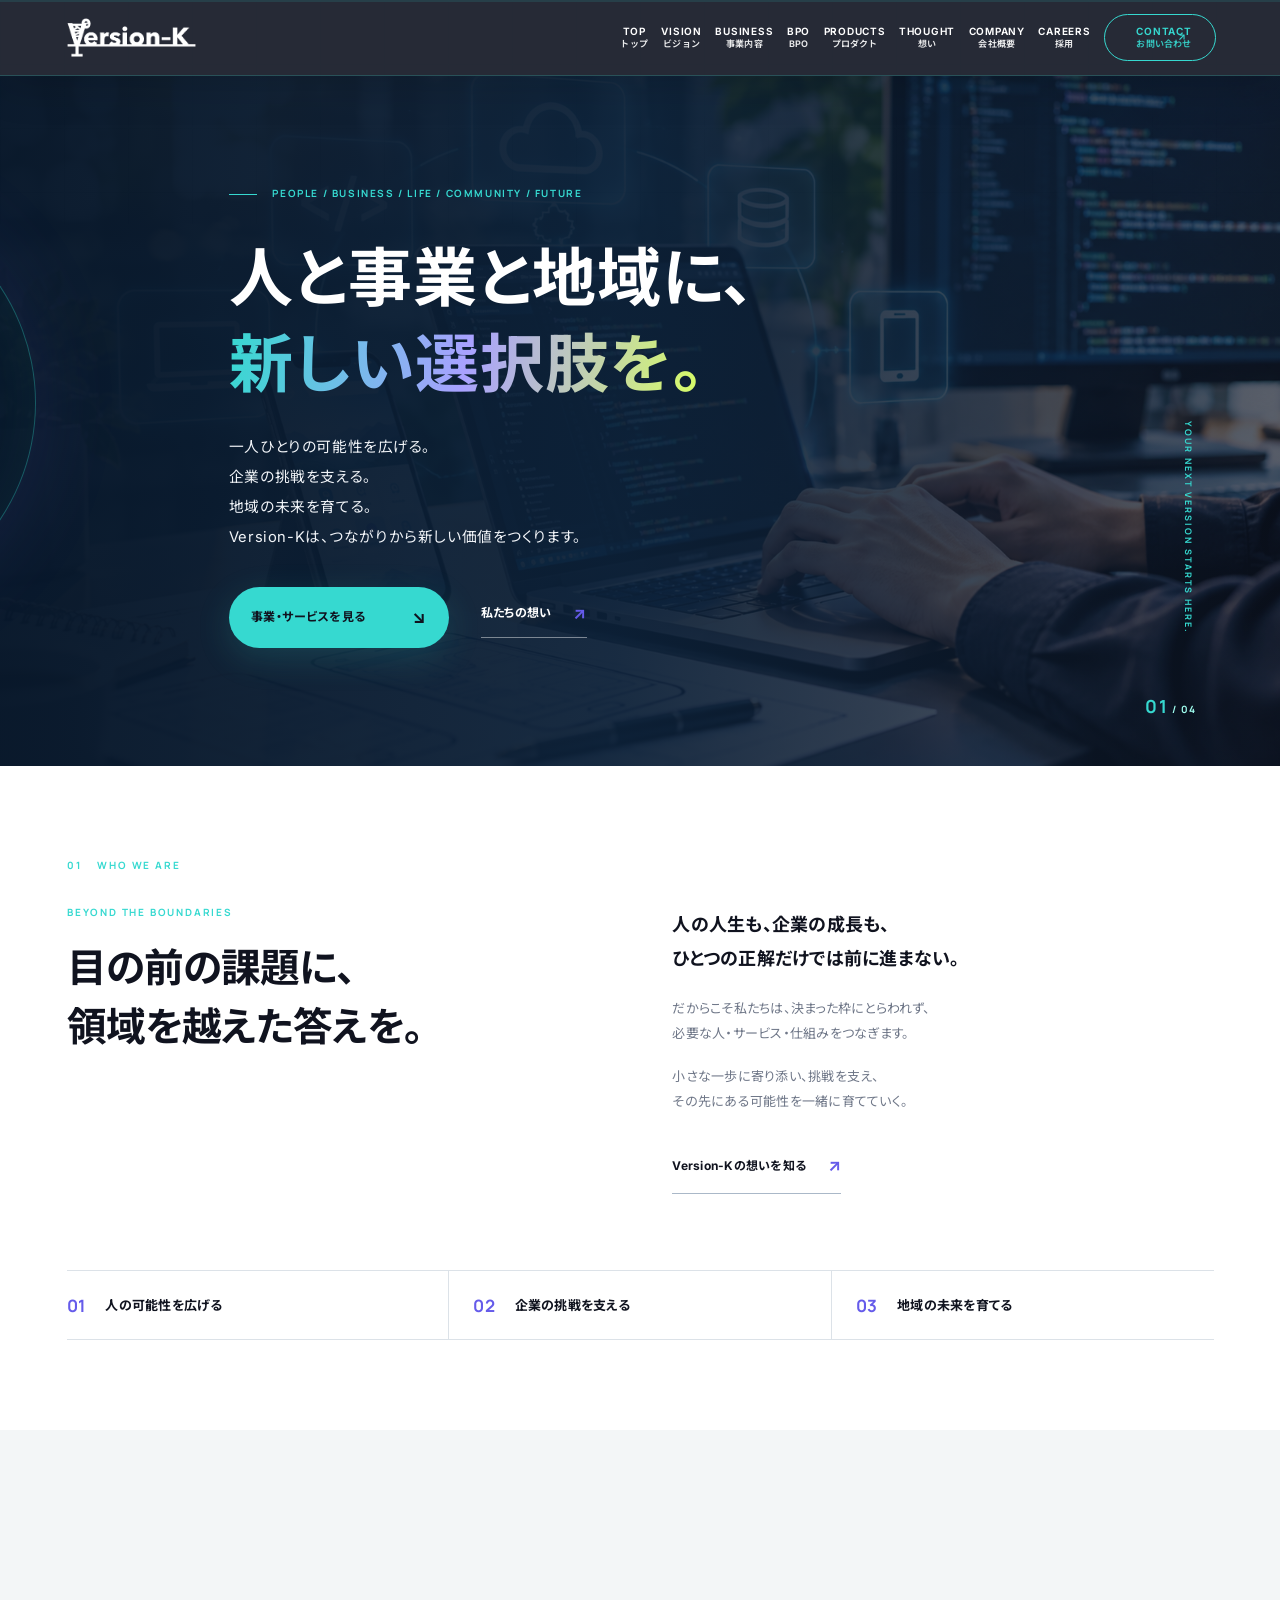
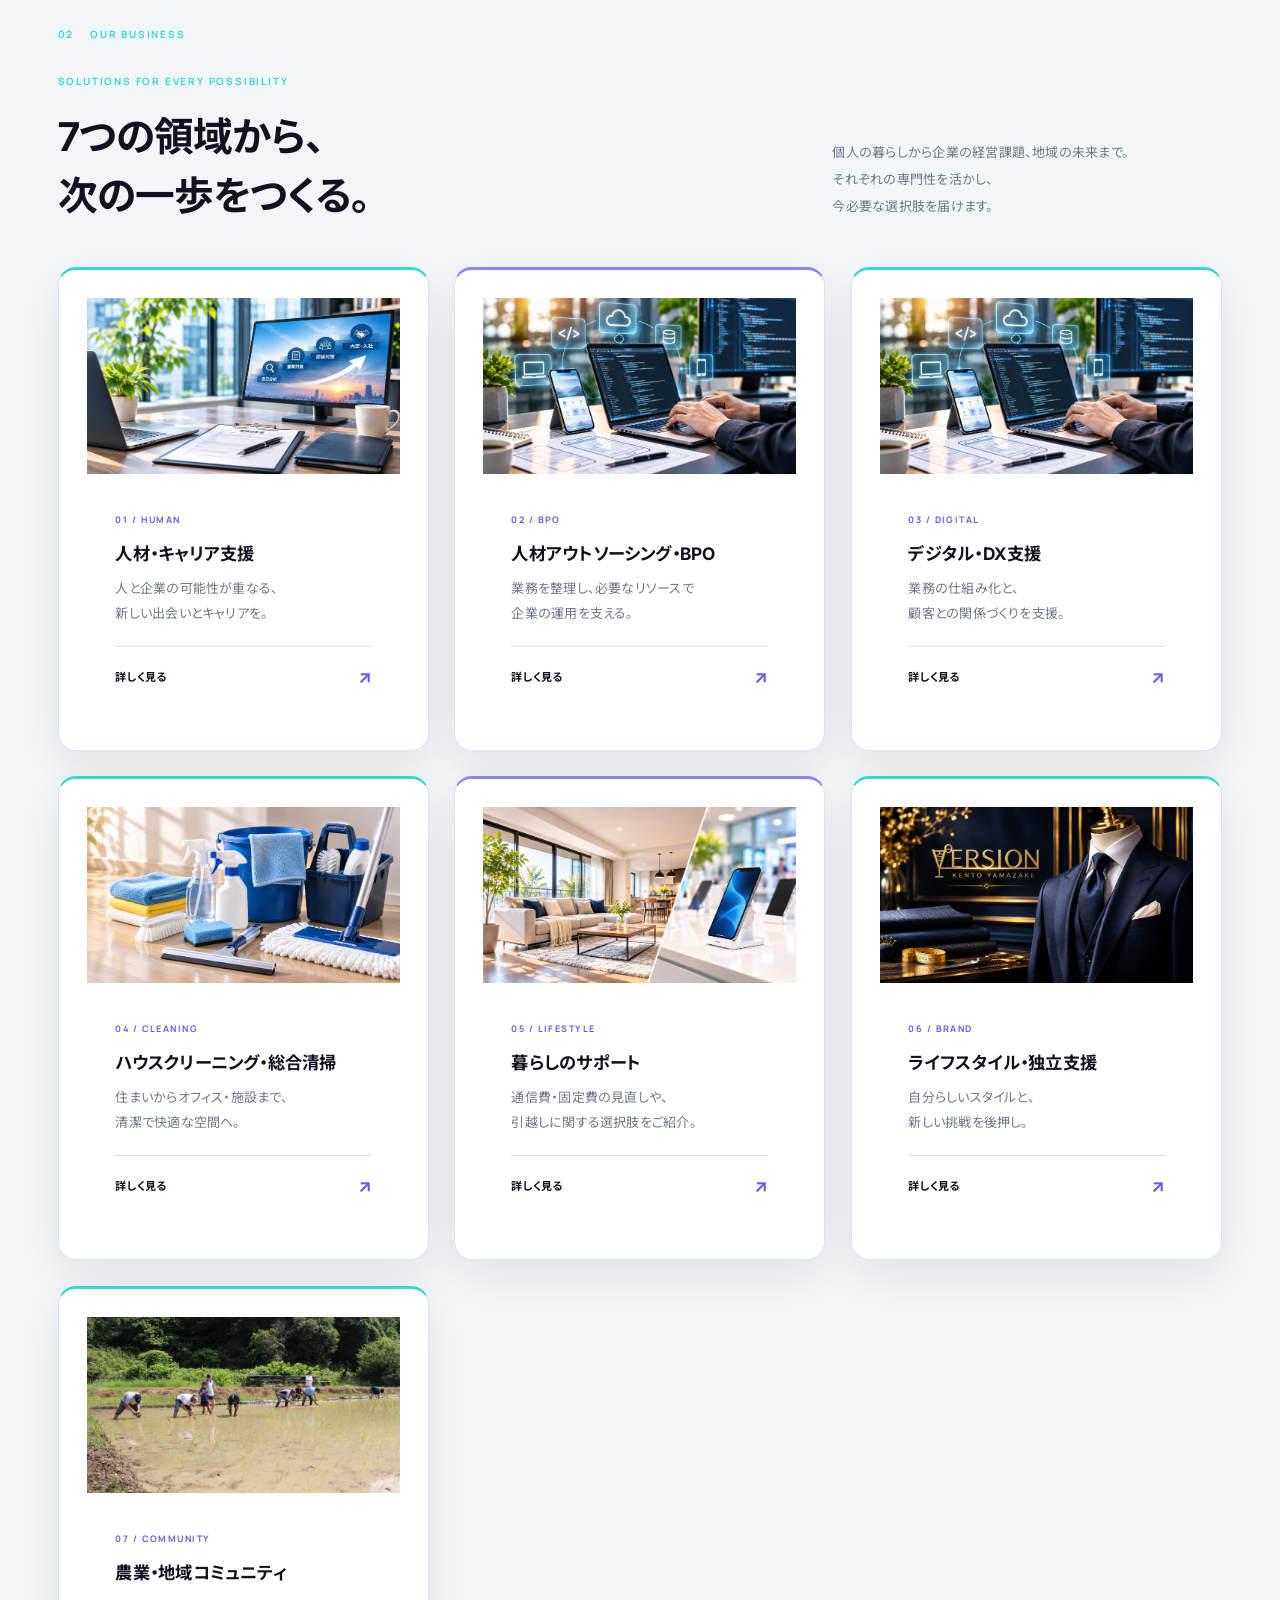
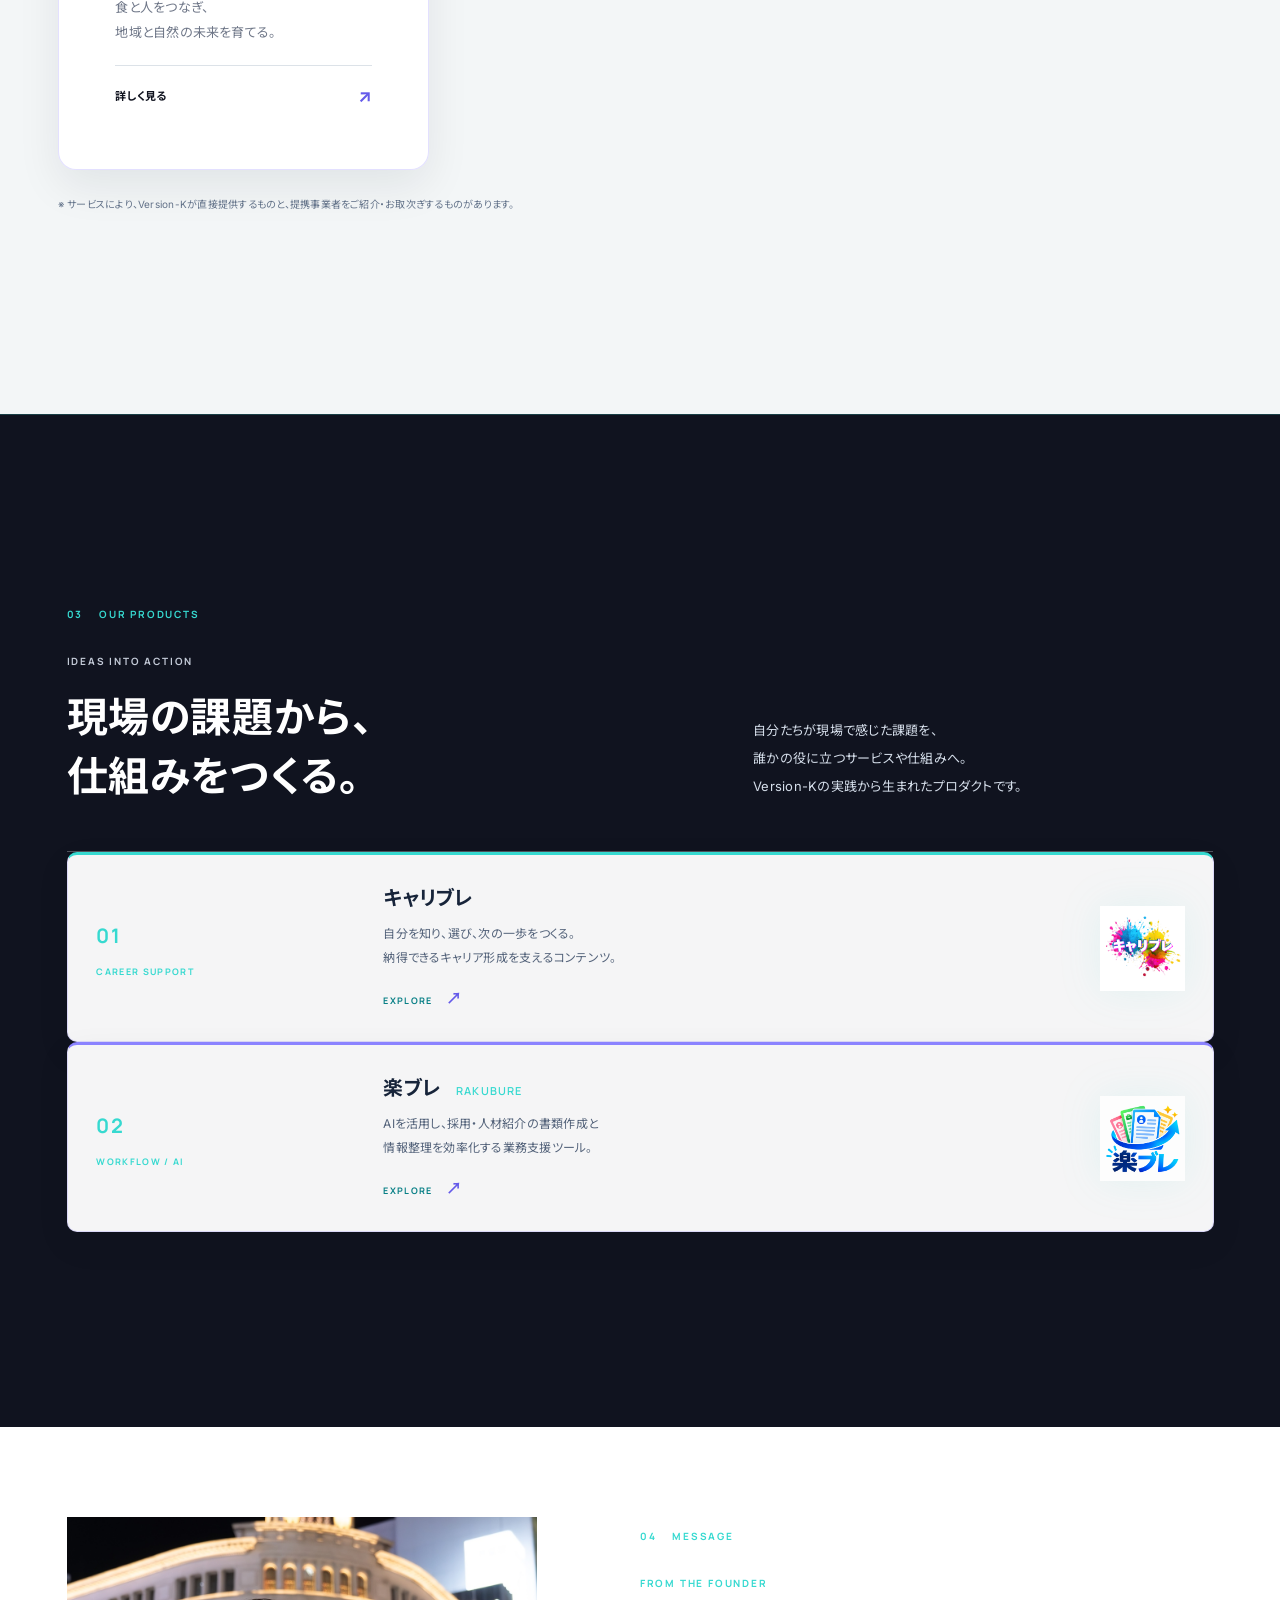
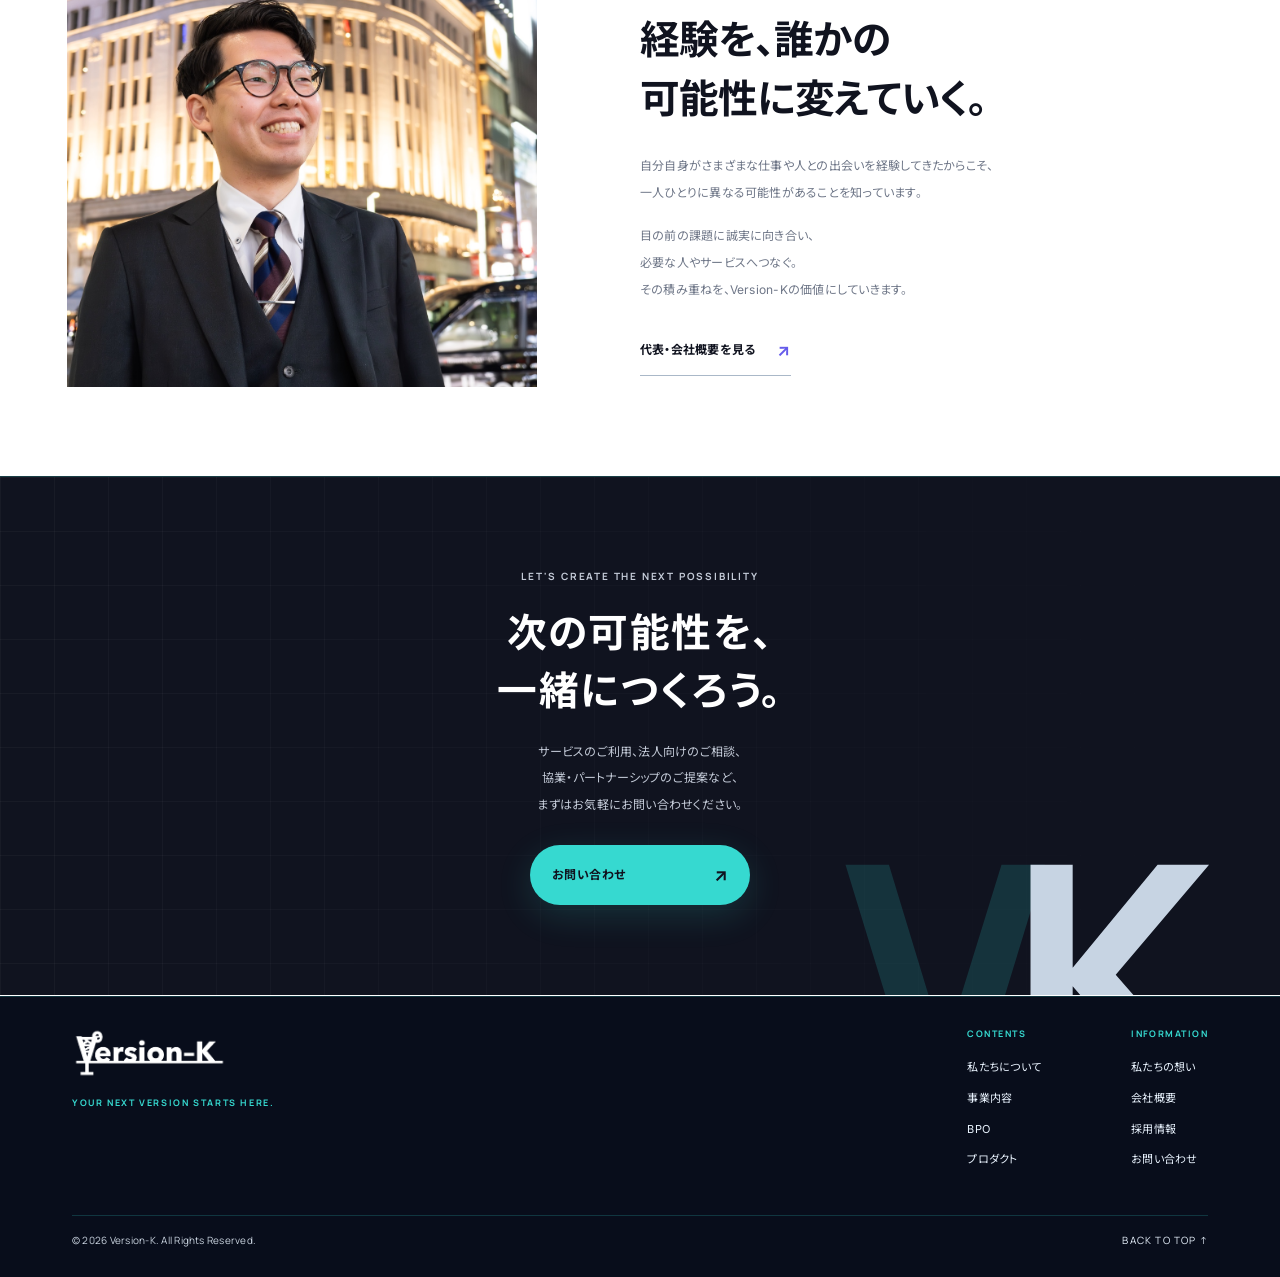
<file: index.html>
<!doctype html>
<html lang="ja">
<head>
  <meta charset="utf-8">
  <meta name="viewport" content="width=device-width, initial-scale=1">
  <meta name="description" content="Version-Kは、人・企業・地域の可能性をつなぎ、7つの事業領域から新しい選択肢を生み出します。">
  <meta name="theme-color" content="#10243f">
  <title>Version-K｜KEEP EVOLVING. 変わり続ける。可能性は、止まらない。</title>
  <link rel="preconnect" href="https://fonts.googleapis.com">
  <link rel="preconnect" href="https://fonts.gstatic.com" crossorigin>
  <link href="https://fonts.googleapis.com/css2?family=Noto+Sans+JP:wght@400;500;600;700;800&family=Manrope:wght@400;500;600;700;800&display=swap" rel="stylesheet">
  <link rel="stylesheet" href="portal.css">
  <link rel="stylesheet" href="future-theme.css">
  <link rel="stylesheet" href="vk-global-future.css">
  <link rel="stylesheet" href="vk-bpo-layout.css">
  <link rel="stylesheet" href="vk-balanced-system.css">
  <link rel="stylesheet" href="vk-balanced-motion.css">
  <link rel="stylesheet" href="vk-responsive-final.css">
  <link rel="stylesheet" href="vk-header-navigation.css">
  <link rel="stylesheet" href="vk-content-visibility-fix.css">
  <link rel="stylesheet" href="vk-site-unified.css">
  <link rel="stylesheet" href="vk-final-readability-repair.css">
</head>
<body>
<header class="site-header">
  <a class="brand" href="index.html" aria-label="Version-K トップページ">
    <img src="images/version-k-main-logo.png" alt="Version-K">
  </a>
  <button class="menu-toggle" type="button" aria-label="メニューを開く" aria-expanded="false">
    <span></span><span></span>
  </button>
  <nav class="main-nav" aria-label="メインナビゲーション"><a href="index.html"><span class="vk-nav-en">TOP</span><span class="vk-nav-ja">トップ</span></a><a href="index.html#vision"><span class="vk-nav-en">VISION</span><span class="vk-nav-ja">ビジョン</span></a><a href="index.html#business"><span class="vk-nav-en">BUSINESS</span><span class="vk-nav-ja">事業内容</span></a><a href="bpo.html"><span class="vk-nav-en">BPO</span><span class="vk-nav-ja">BPO</span></a><a href="index.html#products"><span class="vk-nav-en">PRODUCTS</span><span class="vk-nav-ja">プロダクト</span></a><a href="thought.html"><span class="vk-nav-en">THOUGHT</span><span class="vk-nav-ja">想い</span></a><a href="company.html"><span class="vk-nav-en">COMPANY</span><span class="vk-nav-ja">会社概要</span></a><a href="recruit.html"><span class="vk-nav-en">CAREERS</span><span class="vk-nav-ja">採用</span></a><a class="nav-contact" href="contact.html"><span class="vk-nav-en">CONTACT</span><span class="vk-nav-ja">お問い合わせ</span><span class="vk-nav-arrow">↗</span></a></nav>
</header>

<main>
  <section class="hero">
    <div class="hero-photo" role="img" aria-label="心地よい暮らしを感じさせる空間"></div>
    <div class="hero-shade"></div>
    <div class="hero-content">
      <p class="eyebrow"><span></span> PEOPLE / BUSINESS / LIFE / COMMUNITY / FUTURE</p>
      <h1>人と事業と地域に、<br><em>新しい選択肢を。</em></h1>
      <p class="hero-description">
        一人ひとりの可能性を広げる。<br>
        企業の挑戦を支える。<br>
        地域の未来を育てる。<br>
        Version-Kは、つながりから新しい価値をつくります。
      </p>
      <div class="hero-actions">
        <a class="button button-gold" href="#business">事業・サービスを見る <span>↘</span></a>
        <a class="text-link light-link" href="thought.html">私たちの想い <span>↗</span></a>
      </div>
    </div>
    <div class="hero-index"><span>01</span> / 04</div>
    <div class="hero-side-note">YOUR NEXT VERSION STARTS HERE.</div>
  </section>

  <section class="intro section-wrap" id="vision">
    <div class="section-kicker"><span>01</span> WHO WE ARE</div>
    <div class="intro-grid">
      <div>
        <p class="overline">BEYOND THE BOUNDARIES</p>
        <h2>目の前の課題に、<br>領域を越えた答えを。</h2>
      </div>
      <div class="intro-copy">
        <p class="large-copy">人の人生も、企業の成長も、<br class="desktop-only">ひとつの正解だけでは前に進まない。</p>
        <p>だからこそ私たちは、決まった枠にとらわれず、<br>
        必要な人・サービス・仕組みをつなぎます。</p>
        <p>小さな一歩に寄り添い、挑戦を支え、<br>
        その先にある可能性を一緒に育てていく。</p>
        <a class="text-link" href="thought.html">Version-Kの想いを知る <span>↗</span></a>
      </div>
    </div>
    <div class="value-strip">
      <div><b>01</b><span>人の可能性を広げる</span></div>
      <div><b>02</b><span>企業の挑戦を支える</span></div>
      <div><b>03</b><span>地域の未来を育てる</span></div>
    </div>
  </section>

  <section class="business-section" id="business">
    <div class="section-wrap">
      <div class="section-heading">
        <div>
          <div class="section-kicker"><span>02</span> OUR BUSINESS</div>
          <p class="overline">SOLUTIONS FOR EVERY POSSIBILITY</p>
          <h2>7つの領域から、<br>次の一歩をつくる。</h2>
        </div>
        <p class="heading-note">個人の暮らしから企業の経営課題、地域の未来まで。<br>
          それぞれの専門性を活かし、<br>
          今必要な選択肢を届けます。</p>
      </div>

      <div class="business-grid">
        <a class="business-card card-career" href="career.html">
          <div class="card-image"><img src="images/business-career.png" alt="人材・キャリア支援"></div>
          <div class="card-content"><span class="card-number">01 / HUMAN</span><h3>人材・キャリア支援</h3><p>人と企業の可能性が重なる、<br>新しい出会いとキャリアを。</p><span class="card-arrow">詳しく見る <b>↗</b></span></div>
        </a>
        <a class="business-card card-bpo" href="bpo.html">
          <div class="card-image"><img src="images/business-system.png" alt="人材アウトソーシング・BPO"></div>
          <div class="card-content"><span class="card-number">02 / BPO</span><h3>人材アウトソーシング・BPO</h3><p>業務を整理し、必要なリソースで<br>企業の運用を支える。</p><span class="card-arrow">詳しく見る <b>↗</b></span></div>
        </a>
        <a class="business-card" href="digital.html">
          <div class="card-image"><img src="images/business-system.png" alt="デジタル・DX支援"></div>
          <div class="card-content"><span class="card-number">03 / DIGITAL</span><h3>デジタル・DX支援</h3><p>業務の仕組み化と、<br>顧客との関係づくりを支援。</p><span class="card-arrow">詳しく見る <b>↗</b></span></div>
        </a>
        <a class="business-card" href="cleaning.html">
          <div class="card-image"><img src="images/business-cleaning.png" alt="ハウスクリーニング・総合清掃"></div>
          <div class="card-content"><span class="card-number">04 / CLEANING</span><h3>ハウスクリーニング・総合清掃</h3><p>住まいからオフィス・施設まで、<br>清潔で快適な空間へ。</p><span class="card-arrow">詳しく見る <b>↗</b></span></div>
        </a>
        <a class="business-card" href="life-support.html">
          <div class="card-image"><img src="images/business-life-support.png" alt="暮らしのサポート"></div>
          <div class="card-content"><span class="card-number">05 / LIFESTYLE</span><h3>暮らしのサポート</h3><p>通信費・固定費の見直しや、<br>引越しに関する選択肢をご紹介。</p><span class="card-arrow">詳しく見る <b>↗</b></span></div>
        </a>
        <a class="business-card" href="suit.html">
          <div class="card-image"><img src="images/business-suit.png" alt="オーダースーツ・独立支援"></div>
          <div class="card-content"><span class="card-number">06 / BRAND</span><h3>ライフスタイル・独立支援</h3><p>自分らしいスタイルと、<br>新しい挑戦を後押し。</p><span class="card-arrow">詳しく見る <b>↗</b></span></div>
        </a>
        <a class="business-card" href="agriculture.html">
          <div class="card-image"><img src="images/business-agriculture.jpg" alt="農業・地域コミュニティ"></div>
          <div class="card-content"><span class="card-number">07 / COMMUNITY</span><h3>農業・地域コミュニティ</h3><p>食と人をつなぎ、<br>地域と自然の未来を育てる。</p><span class="card-arrow">詳しく見る <b>↗</b></span></div>
        </a>
      </div>
      <p class="service-disclaimer">※ サービスにより、Version-Kが直接提供するものと、提携事業者をご紹介・お取次ぎするものがあります。</p>
    </div>
  </section>

  <section class="product-section" id="products">
    <div class="section-wrap">
      <div class="section-kicker light-kicker"><span>03</span> OUR PRODUCTS</div>
      <div class="product-heading">
        <div><p class="overline">IDEAS INTO ACTION</p><h2><span class="vk-product-title-line">現場の課題から、</span><span class="vk-product-title-line">仕組みをつくる。</span></h2></div>
        <p>自分たちが現場で感じた課題を、<br>
          誰かの役に立つサービスや仕組みへ。<br>
          Version-Kの実践から生まれたプロダクトです。</p>
      </div>
      <div class="product-list">
        <a class="product-item" href="career.html">
          <div class="product-meta"><span>01</span><span>CAREER SUPPORT</span></div>
          <div class="product-info"><h3>キャリブレ</h3><p>自分を知り、選び、次の一歩をつくる。<br>納得できるキャリア形成を支えるコンテンツ。</p><span class="product-link">EXPLORE <b>↗</b></span></div>
          <img src="images/career-calibre-logo.png" alt="キャリブレ">
        </a>
        <a class="product-item" href="digital.html">
          <div class="product-meta"><span>02</span><span>WORKFLOW / AI</span></div>
          <div class="product-info"><h3>楽ブレ <small>RAKUBURE</small></h3><p>AIを活用し、採用・人材紹介の書類作成と<br>情報整理を効率化する業務支援ツール。</p><span class="product-link">EXPLORE <b>↗</b></span></div>
          <img src="images/rakubure-logo.png" alt="楽ブレ">
        </a>
      </div>
    </div>
  </section>

  <section class="founder-section section-wrap">
    <div class="founder-image"><img src="images/founder.jpg" alt="代表プロフィール"></div>
    <div class="founder-copy">
      <div class="section-kicker"><span>04</span> MESSAGE</div>
      <p class="overline">FROM THE FOUNDER</p>
      <h2>経験を、誰かの<br>可能性に変えていく。</h2>
      <p>自分自身がさまざまな仕事や人との出会いを経験してきたからこそ、<br>
        一人ひとりに異なる可能性があることを知っています。</p>
      <p>目の前の課題に誠実に向き合い、<br>
        必要な人やサービスへつなぐ。<br>
        その積み重ねを、Version-Kの価値にしていきます。</p>
      <a class="text-link" href="company.html">代表・会社概要を見る <span>↗</span></a>
    </div>
  </section>

  <section class="contact-banner">
    <div class="contact-banner-inner">
      <p class="overline">LET'S CREATE THE NEXT POSSIBILITY</p>
      <h2>次の可能性を、<br>一緒につくろう。</h2>
      <p>サービスのご利用、法人向けのご相談、<br>
        協業・パートナーシップのご提案など、<br>
        まずはお気軽にお問い合わせください。</p>
      <a class="button button-gold" href="contact.html">お問い合わせ <span>↗</span></a>
    </div>
    <div class="banner-mark">V<span>K</span></div>
  </section>
</main>

<footer class="site-footer">
  <div class="footer-main">
    <div class="footer-brand">
      <a href="index.html"><img src="images/version-k-main-logo.png" alt="Version-K"></a>
      <p>YOUR NEXT VERSION STARTS HERE.</p>
    </div>
    <div class="footer-links">
      <div><span>CONTENTS</span><a href="#vision">私たちについて</a><a href="#business">事業内容</a><a href="bpo.html">BPO</a><a href="#products">プロダクト</a></div>
      <div><span>INFORMATION</span><a href="thought.html">私たちの想い</a><a href="company.html">会社概要</a><a href="recruit.html">採用情報</a><a href="contact.html">お問い合わせ</a></div>
    </div>
  </div>
  <div class="footer-bottom"><span>© <span id="year"></span> Version-K. All Rights Reserved.</span><a href="#top" onclick="window.scrollTo({top:0,behavior:'smooth'});return false;">BACK TO TOP ↑</a></div>
</footer>
<script src="portal.js"></script>
  <script src="vk-global-motion.js" defer></script>
  <script src="vk-balanced-motion.js" defer></script>
</body>
</html>
</file>
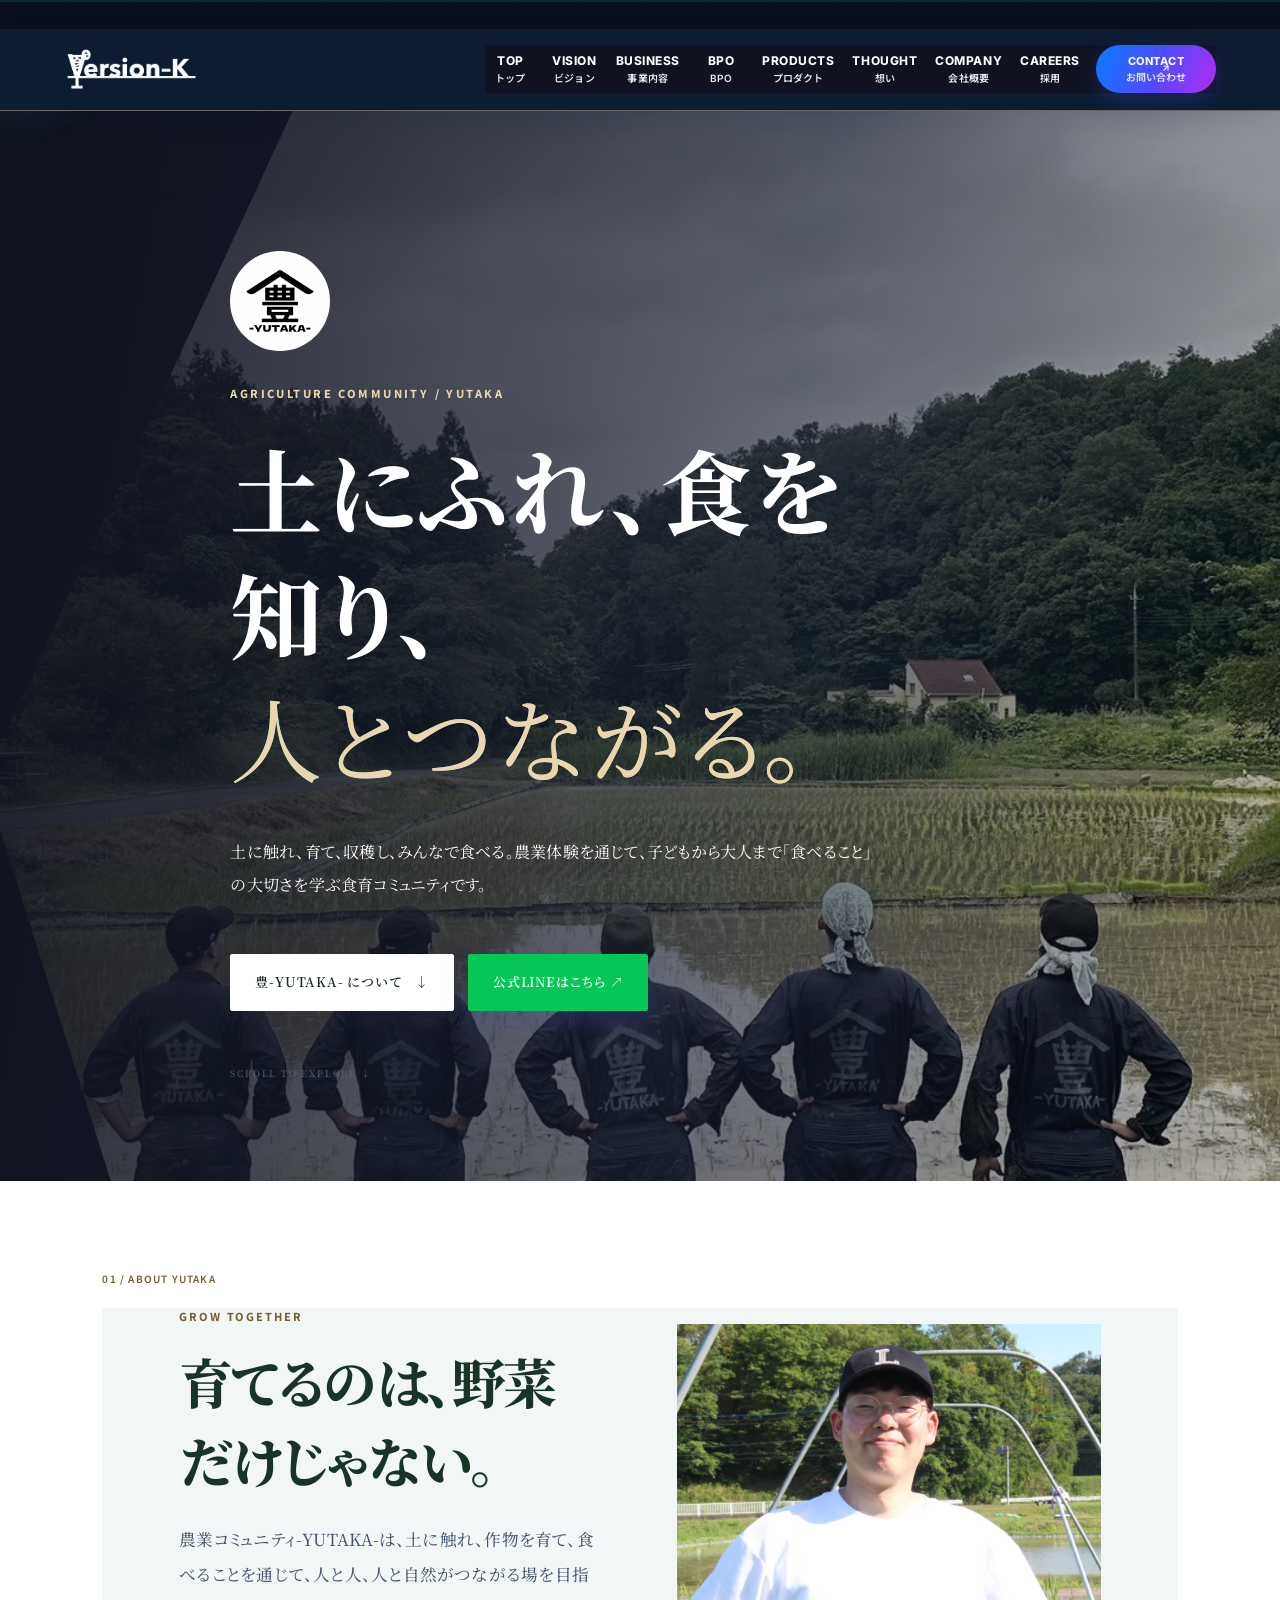
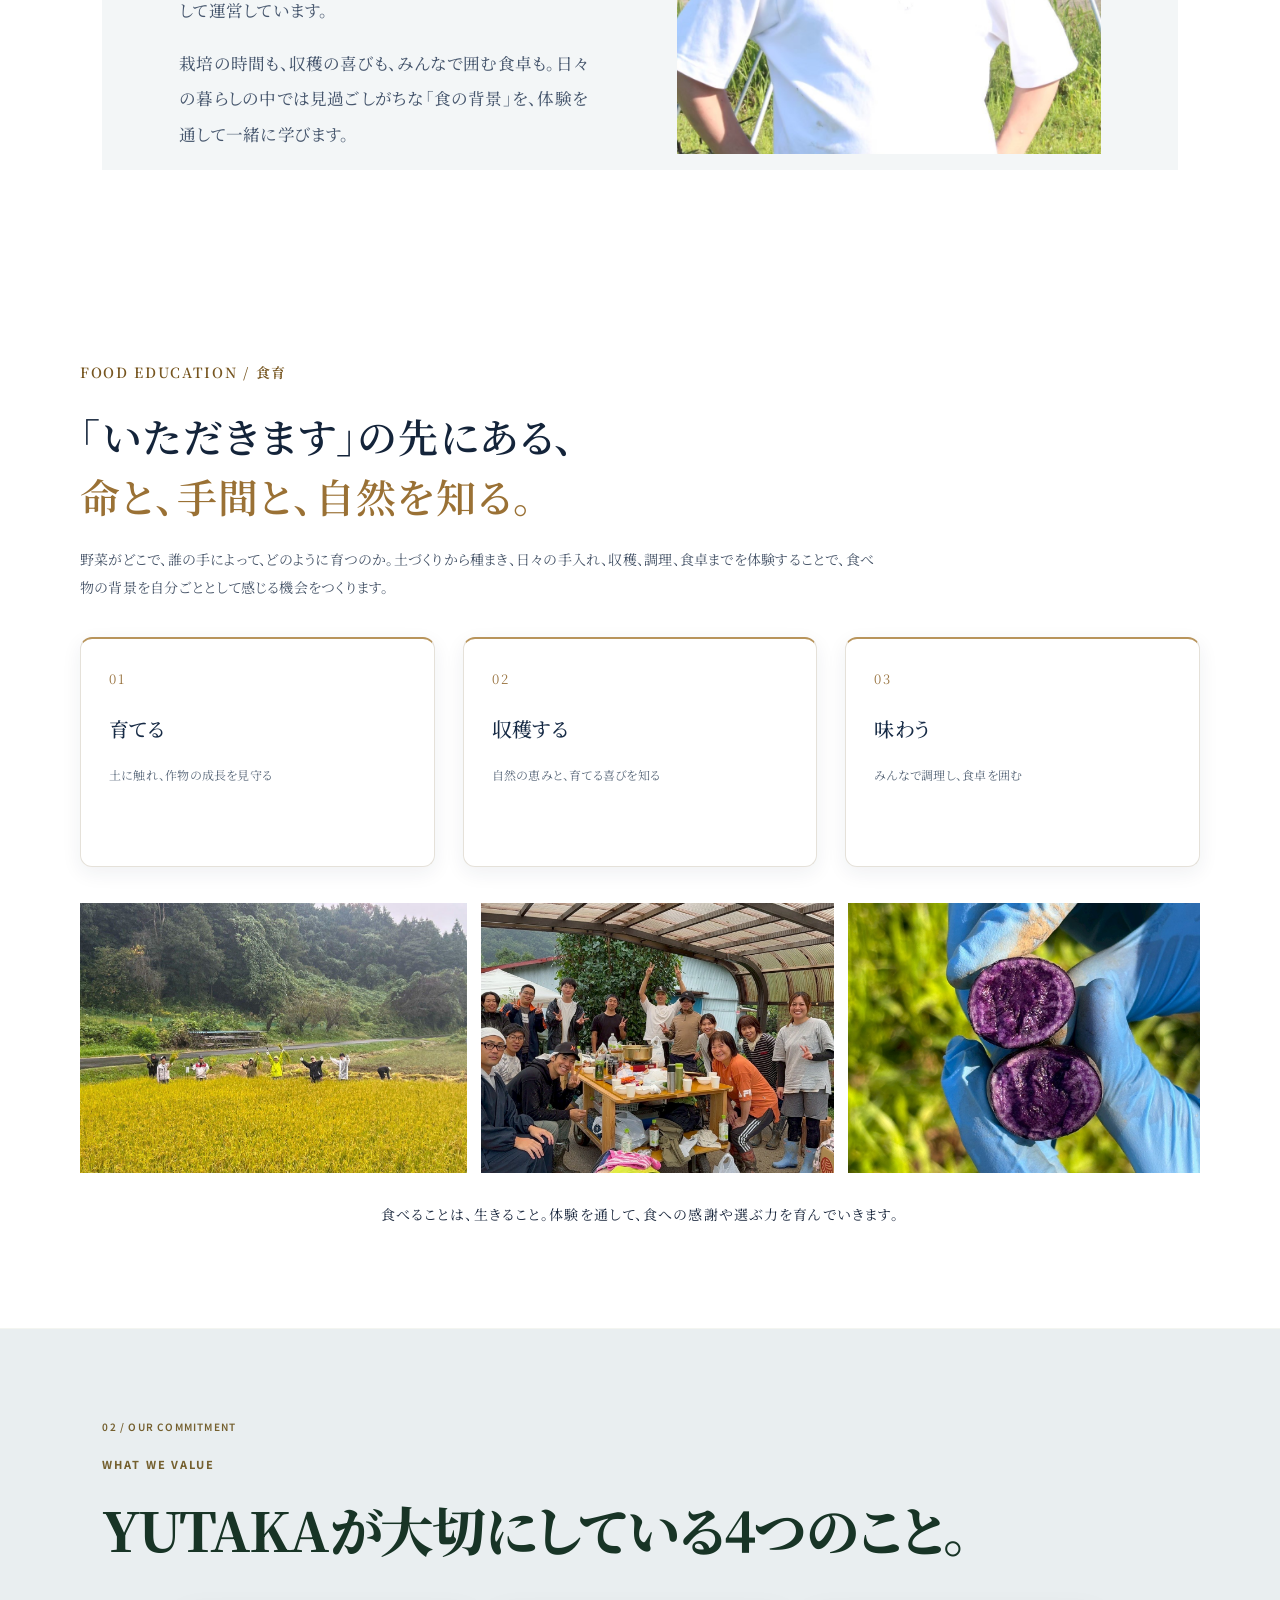
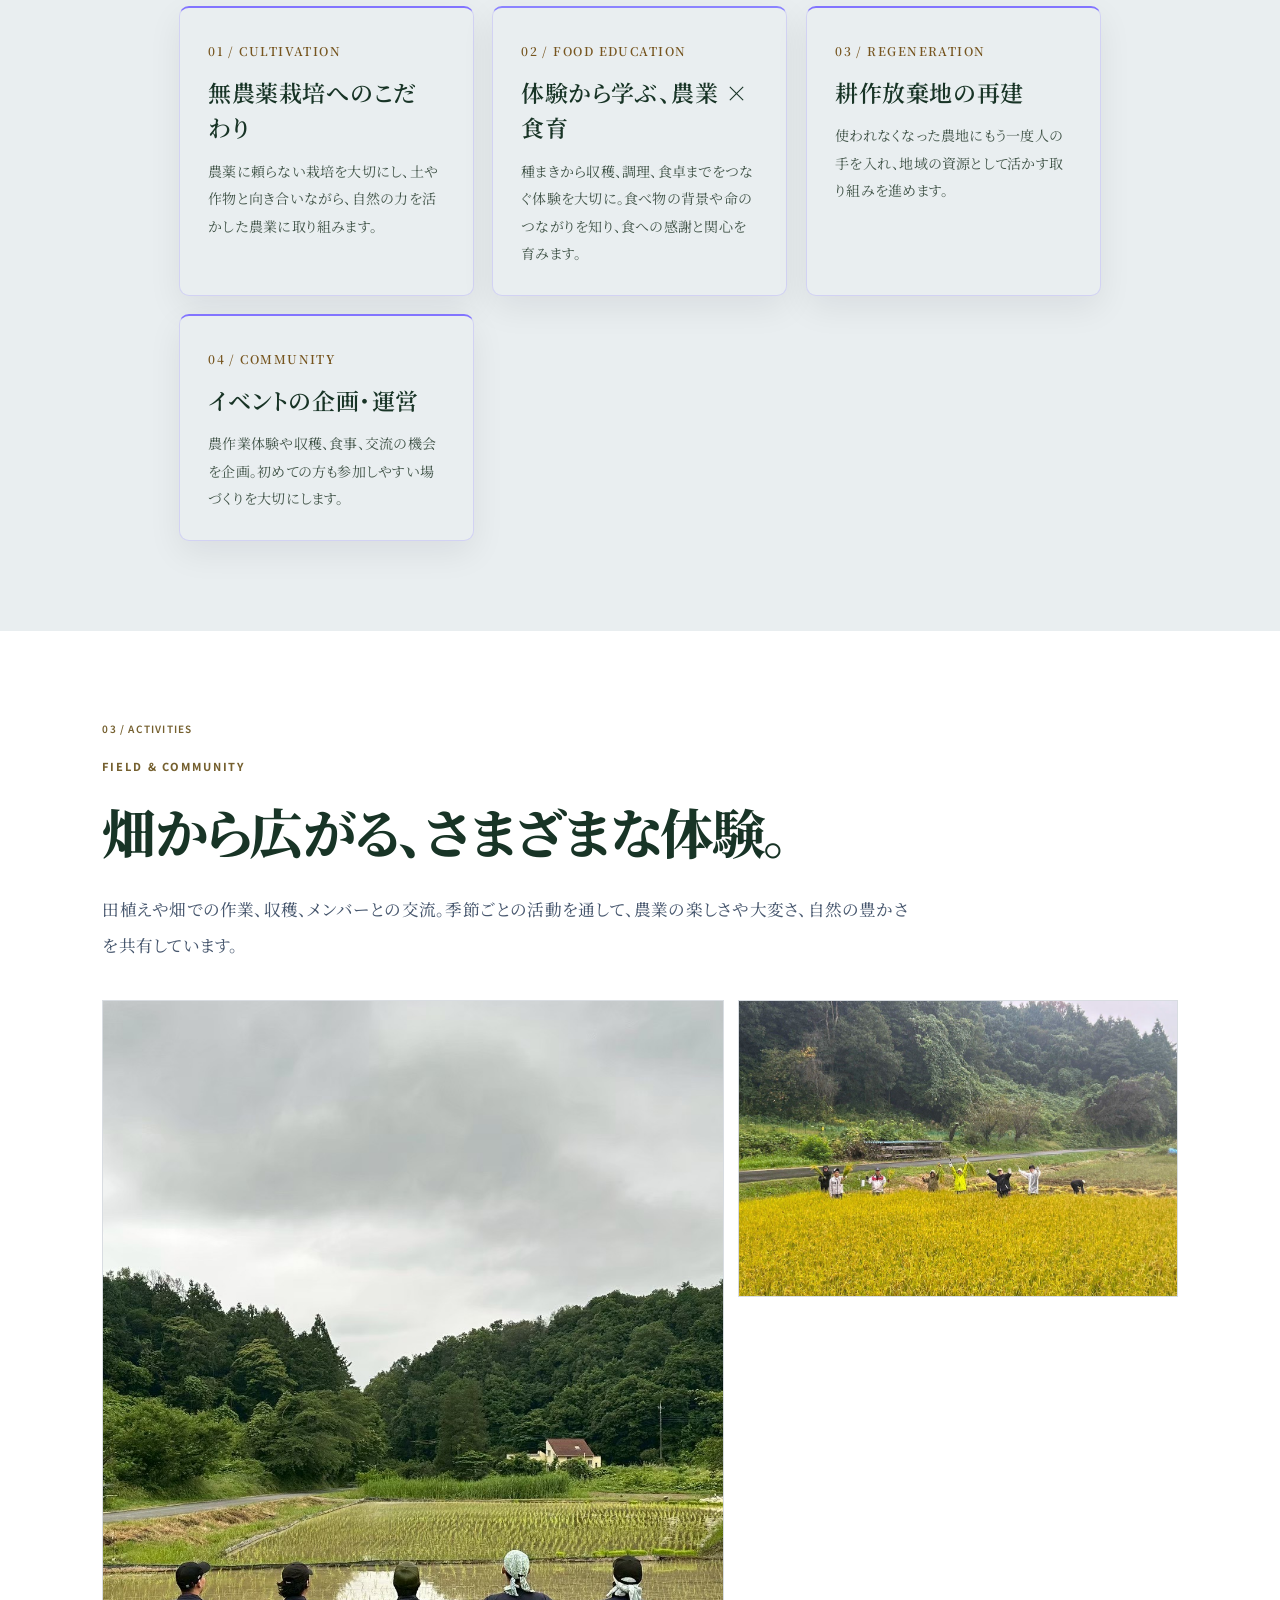
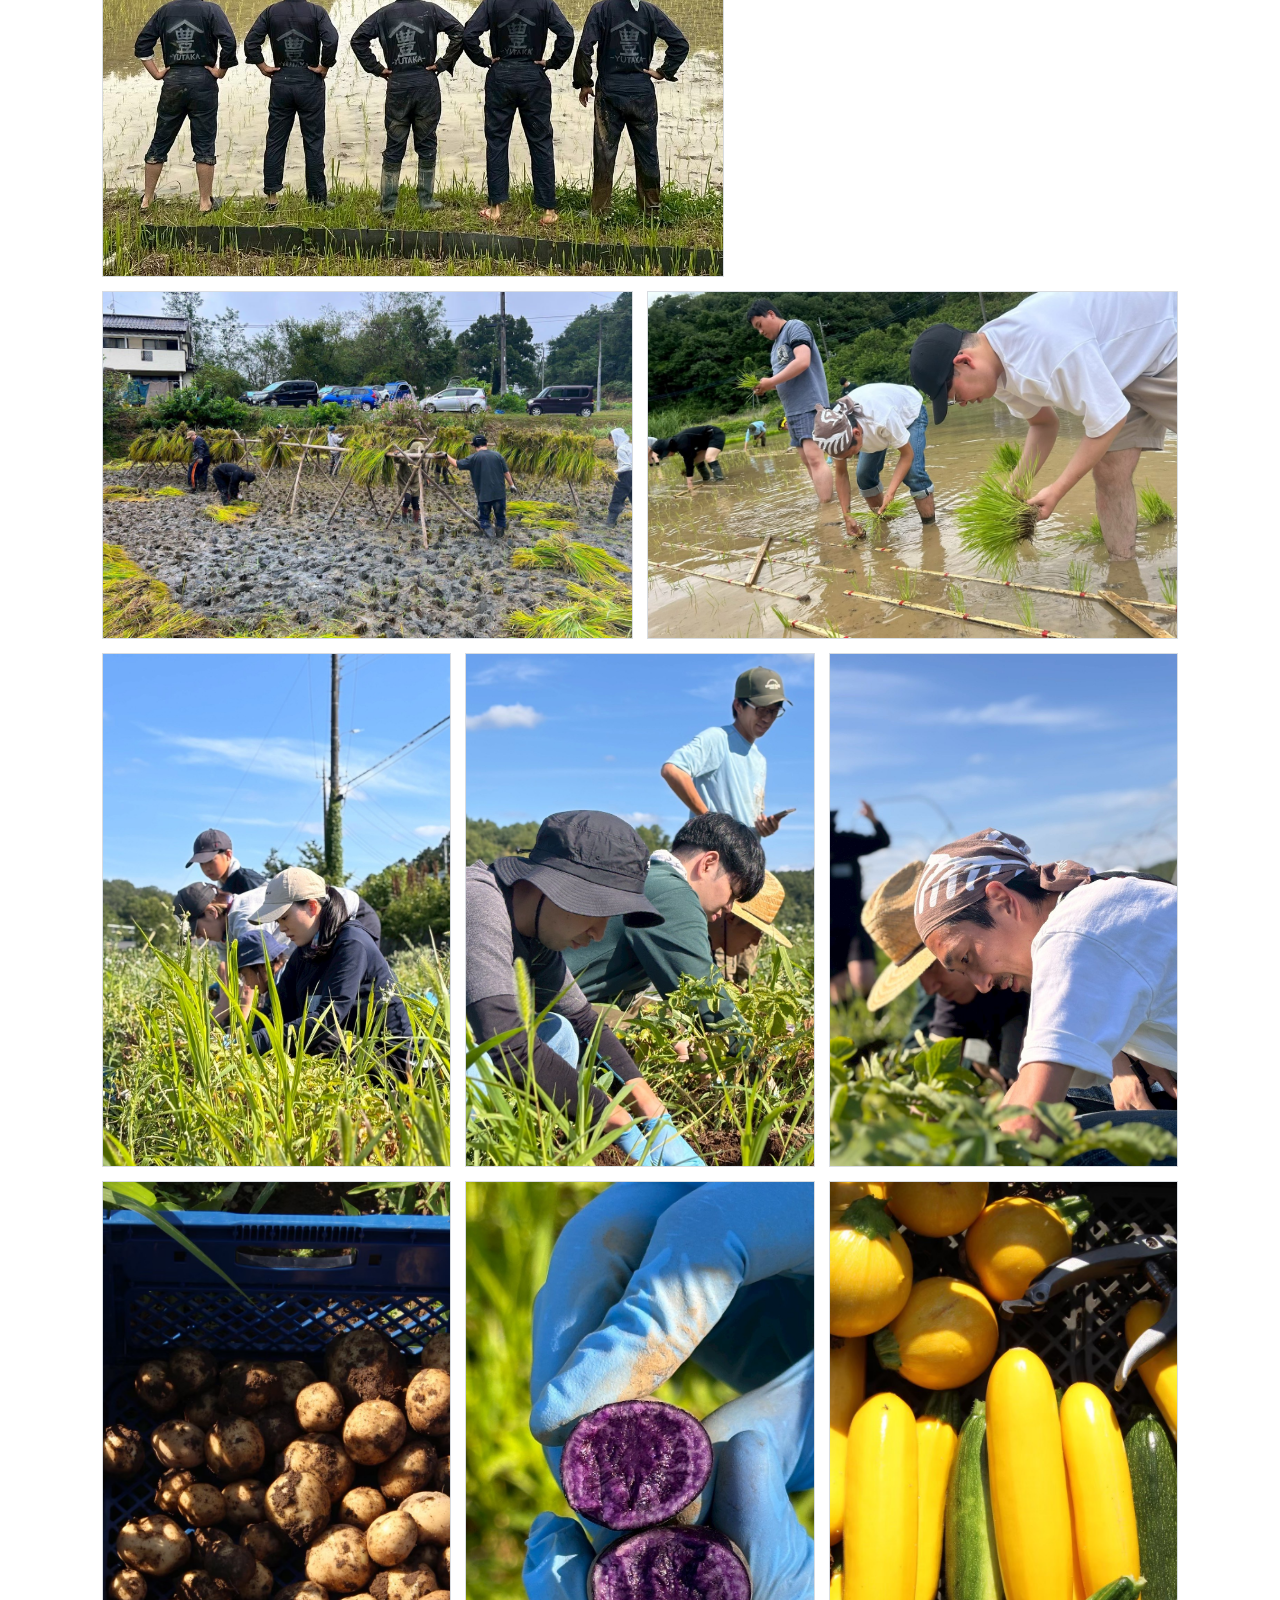
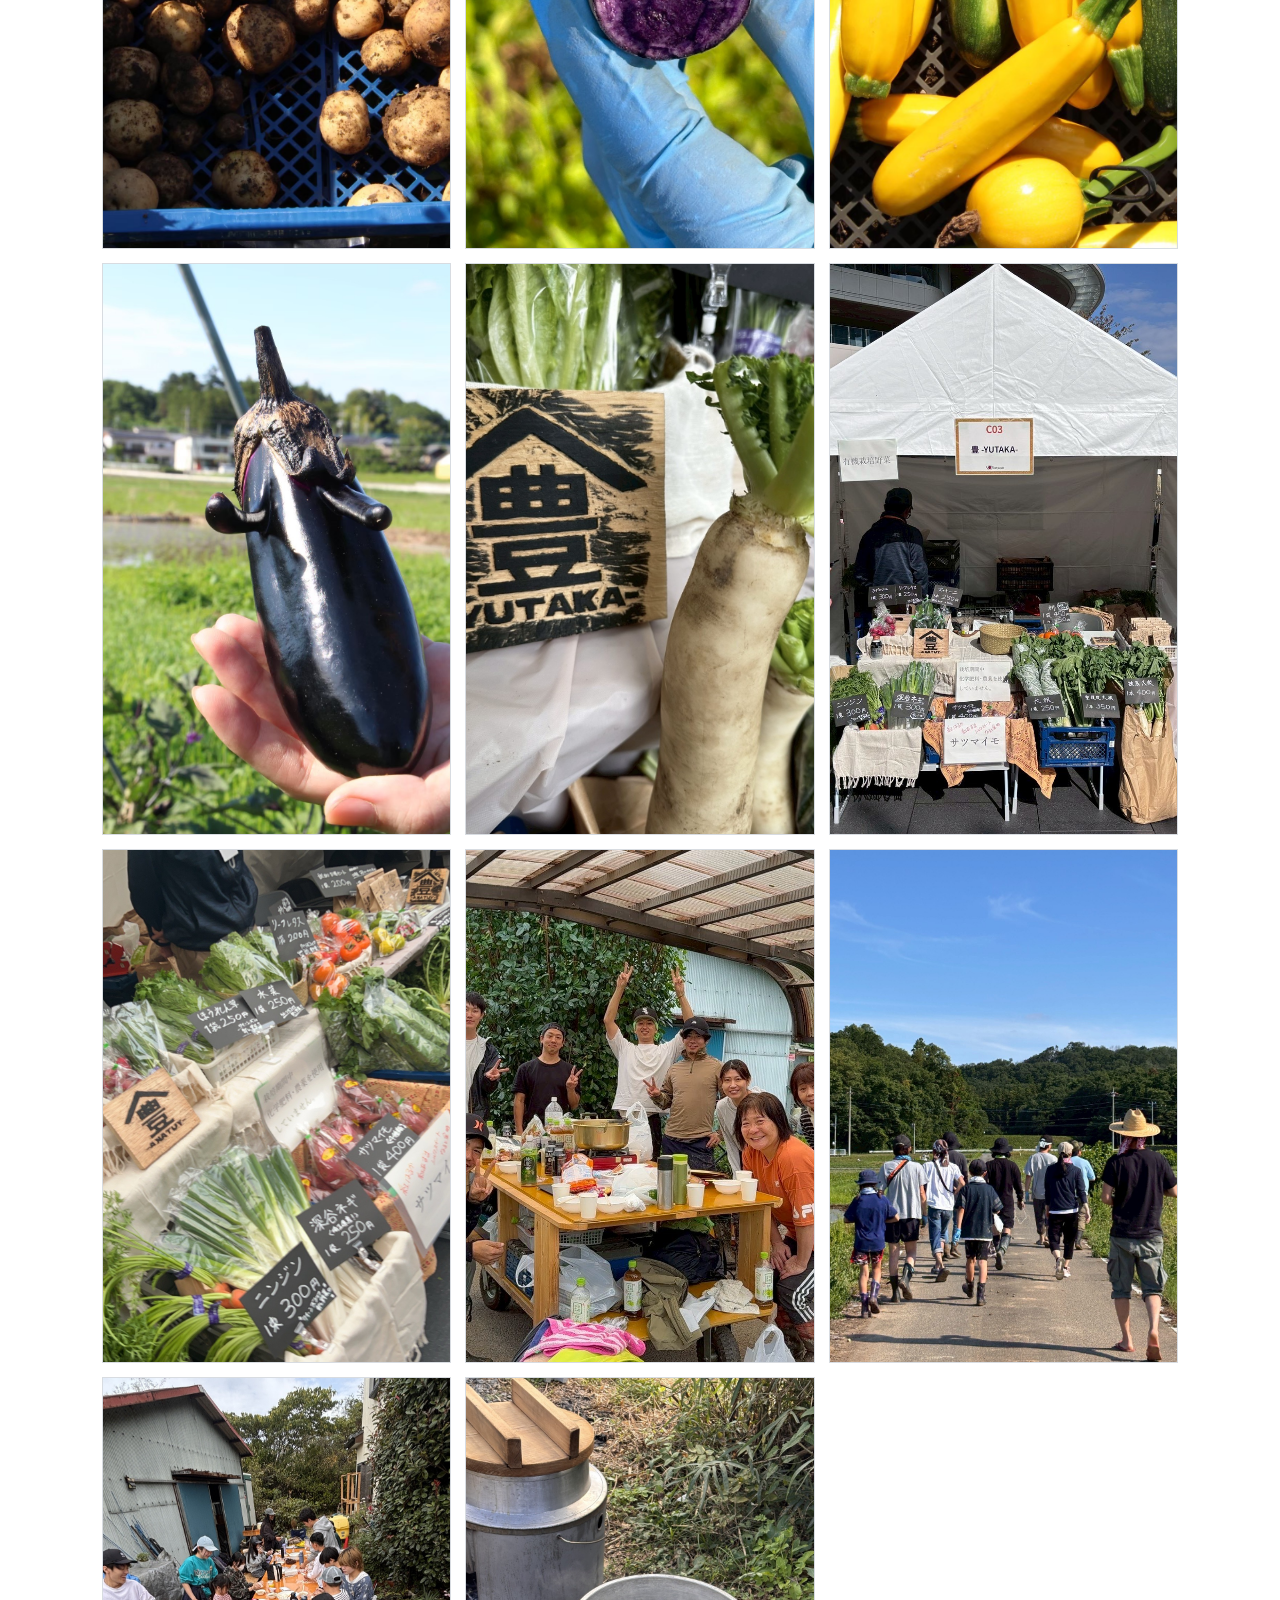
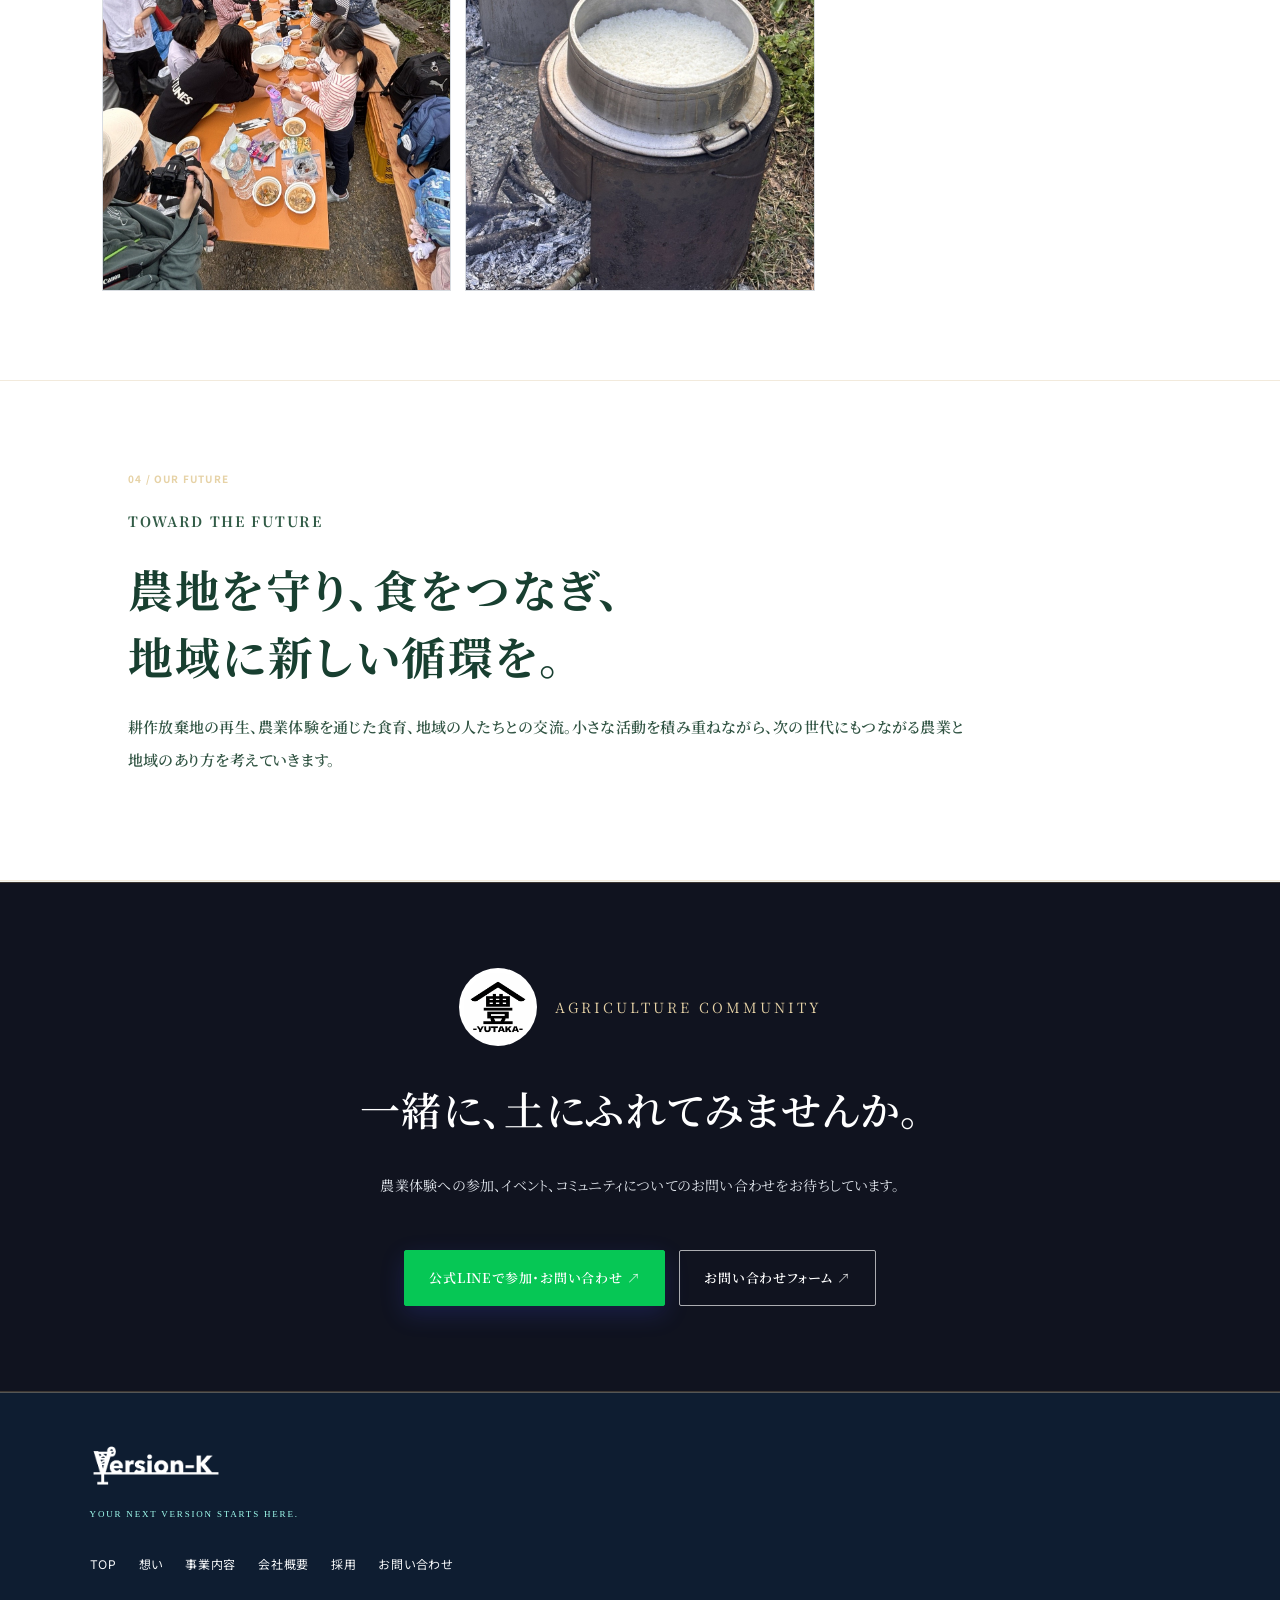
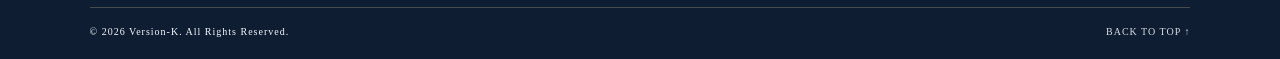
<file: agriculture.html>
<!doctype html>
<html lang="ja">
<head>
<meta charset="utf-8">
<meta name="viewport" content="width=device-width,initial-scale=1">
<meta name="description" content="農業コミュニティ-YUTAKA-。無農薬栽培を大切に、農業×食育、耕作放棄地の再建、体験・交流イベントの企画運営に取り組んでいます。">
<meta name="theme-color" content="#142b20">
<title>農業コミュニティ YUTAKA | Version-K</title>
<link rel="preconnect" href="https://fonts.googleapis.com">
<link rel="preconnect" href="https://fonts.gstatic.com" crossorigin>
<link href="https://fonts.googleapis.com/css2?family=Cormorant+Garamond:wght@400;500;600;700&family=Noto+Serif+JP:wght@300;400;500;600;700&display=swap" rel="stylesheet">
<link rel="stylesheet" href="style.css">
<style>
.yutaka-page{background:#f3f1e8;color:#203629}
.yutaka-page .hero{min-height:660px}
.yutaka-page .hero-bg{background-image:url('images/yutaka-hero-team.jpg');background-position:center 68%;opacity:.62}
.yutaka-page .hero:after{background:linear-gradient(90deg,rgba(12,35,25,.94),rgba(20,48,34,.28))}
.yutaka-page .hero-inner{max-width:820px}
.yutaka-mark{width:100px;height:100px;object-fit:contain;background:#fff;border-radius:50%;padding:8px;margin-bottom:25px}
.yutaka-page .eyebrow{color:#d2d9b5}
.yutaka-page .section-tag{color:#a18247}
.yutaka-page .section h2{color:#183426}
.yutaka-page .lead{color:#596b5d}
.yutaka-intro{display:grid;grid-template-columns:1fr 1fr;gap:8%;align-items:center}
.yutaka-intro img{width:100%;height:430px;object-fit:cover}
.yutaka-values{display:grid;grid-template-columns:repeat(2,1fr);gap:18px;margin-top:38px}
.yutaka-value{background:#e9ebdf;padding:28px 30px;border-top:2px solid #8a9a70}
.yutaka-value .num{font:12px "Playfair Display",serif;color:#87966f;letter-spacing:2px}
.yutaka-value h3{font-size:18px;font-weight:500;margin:9px 0}
.yutaka-value p{font-size:12px;color:#697466;line-height:2.2;margin:0}
.yutaka-gallery{display:grid;grid-template-columns:repeat(12,1fr);gap:14px;margin-top:36px}
.yutaka-gallery figure{margin:0;overflow:hidden;background:#e8e8df}
.yutaka-gallery img{width:100%;height:100%;min-height:220px;object-fit:cover;display:block;transition:transform .5s}
.yutaka-gallery figure:hover img{transform:scale(1.035)}
.yutaka-gallery figure:nth-child(1){grid-column:span 7;grid-row:span 2}
.yutaka-gallery figure:nth-child(2){grid-column:span 5}
.yutaka-gallery figure:nth-child(3),.yutaka-gallery figure:nth-child(4){grid-column:span 6}
.yutaka-gallery figure:nth-child(n+5){grid-column:span 4}
.yutaka-gallery figcaption{font-size:10px;padding:10px 12px;color:#657263}
.yutaka-cta{background:#142b20;color:#fff;text-align:center;padding:85px 8%}
.yutaka-cta h2{color:#fff}
.yutaka-cta p{color:#d1d8ca;font-size:13px}
.yutaka-cta .btn{background:#c5a46a;color:#142b20}
.yutaka-logo-line{display:flex;align-items:center;gap:18px;margin-bottom:20px}
.yutaka-logo-line img{width:78px;height:78px;object-fit:contain;background:#fff;border-radius:50%;padding:5px}
.yutaka-logo-line span{font:14px "Playfair Display",serif;letter-spacing:3px;color:#c5a46a}
@media(max-width:700px){
 .yutaka-page .hero{min-height:570px}
 .yutaka-mark{width:82px;height:82px}
 .yutaka-intro,.yutaka-values{grid-template-columns:1fr}
 .yutaka-intro img{height:290px}
 .yutaka-gallery{grid-template-columns:repeat(2,1fr)}
 .yutaka-gallery figure:nth-child(n){grid-column:span 1;grid-row:auto}
 .yutaka-gallery figure:first-child{grid-column:span 2}
 .yutaka-gallery img{min-height:170px}
}


/* YUTAKA food education feature */
.yutaka-food{background:#e8e6da;padding:100px 8%;color:#203629}
.yutaka-food-inner{max-width:1120px;margin:0 auto}
.yutaka-food .eyebrow{font:12px "Playfair Display",serif;letter-spacing:4px;color:#b18a4c}
.yutaka-food h2{font-family:"Noto Serif JP",serif;font-weight:500;font-size:clamp(27px,4vw,44px);line-height:1.85;letter-spacing:.08em;color:#1b3325;margin:20px 0}
.yutaka-food h2 em{font-style:normal;color:#c5a46a}
.yutaka-food-inner>p:not(.eyebrow):not(.yutaka-food-note){max-width:800px;font-size:14px;line-height:2.5;color:#58675a}
.yutaka-food-steps{display:grid;grid-template-columns:repeat(3,1fr);gap:1px;background:#c9bd9e;margin:38px 0}
.yutaka-food-steps>div{background:#f5f3e9;padding:25px}
.yutaka-food-steps b{display:block;font:13px "Playfair Display",serif;color:#a18247;letter-spacing:2px;margin-bottom:12px}
.yutaka-food-steps strong{display:block;font-family:"Noto Serif JP",serif;font-size:20px;font-weight:500;color:#21392b;margin-bottom:8px}
.yutaka-food-steps span{font-size:12px;line-height:2;color:#687468}
.yutaka-food-photos{display:grid;grid-template-columns:1.1fr 1fr 1fr;gap:14px;margin-top:28px}
.yutaka-food-photos img{width:100%;height:270px;object-fit:cover}
.yutaka-food-note{text-align:center;color:#8a713f;font-family:"Noto Serif JP",serif;font-size:16px;letter-spacing:.08em;margin:28px 0 0}
@media(max-width:700px){
 .yutaka-food{padding:70px 6%}
 .yutaka-food-steps{grid-template-columns:1fr}
 .yutaka-food-photos{grid-template-columns:1fr 1fr}
 .yutaka-food-photos img{height:190px}
 .yutaka-food-photos img:first-child{grid-column:span 2;height:230px}
}


.yutaka-page,.yutaka-page *{font-family:'Noto Serif JP',serif!important}
.yutaka-page .eyebrow,.yutaka-page .yutaka-logo-line span{color:#d8bd83!important}
.yutaka-page .section-tag,.yutaka-page .yutaka-food .eyebrow{color:#a98243!important}
.yutaka-page .yutaka-cta{background:#142b20!important;border-top:1px solid #b89558}
.yutaka-page .yutaka-cta .btn{background:#c5a46a!important;color:#142b20!important}
.yutaka-page .yutaka-value{border-top-color:#b89558!important}

/* Version-K unified navy & gold palette / readable agriculture content */
.yutaka-page{background:#f7f5ef!important;color:#14243a!important}
.yutaka-page .hero:after{background:linear-gradient(90deg,rgba(9,22,39,.94),rgba(16,31,53,.40))!important}
.yutaka-page .eyebrow{color:#e6d2a6!important}
.yutaka-page .section-tag,.yutaka-page .yutaka-food .eyebrow{color:#76551f!important}
.yutaka-page .section h2,.yutaka-page .yutaka-food h2{color:#14243a!important}
.yutaka-page .lead,.yutaka-page .section p,.yutaka-page .section li,
.yutaka-page .yutaka-value p,.yutaka-page .yutaka-food-inner>p:not(.eyebrow):not(.yutaka-food-note),
.yutaka-page .yutaka-food-steps span,.yutaka-page .yutaka-gallery figcaption{color:#465468!important}
.yutaka-page .yutaka-value{background:#fff!important;border-top:2px solid #b18a4c!important}
.yutaka-page .yutaka-value h3,.yutaka-page .yutaka-food-steps strong{color:#14243a!important}
.yutaka-page .yutaka-value .num,.yutaka-page .yutaka-food-steps b{color:#76551f!important}
.yutaka-page .yutaka-food{background:#eeeae0!important;color:#14243a!important}
.yutaka-page .yutaka-food-steps{background:#c5a46a!important}
.yutaka-page .yutaka-food-steps>div{background:#fff!important}
.yutaka-page .yutaka-food h2 em{color:#9a7135!important}
.yutaka-page .yutaka-cta{background:#101f35!important;color:#fff!important}
.yutaka-page .yutaka-cta h2{color:#fff!important}
.yutaka-page .yutaka-cta p{color:#e3e8ef!important}
.yutaka-page .yutaka-cta .btn{background:#c5a46a!important;color:#101f35!important}
.yutaka-page .yutaka-logo-line span{color:#e6d2a6!important}


/* Agriculture page: requested OUR FUTURE copy in gold */
.yutaka-page .future-gold-section,
.yutaka-page .future-gold-section .section-tag,
.yutaka-page .future-gold-section .eyebrow,
.yutaka-page .future-gold-section h2,
.yutaka-page .future-gold-section .lead{
  color:#e6d2a6!important;
}
.yutaka-page .future-gold-section{
  background:#101f35!important;
}


/* FINAL OVERRIDE: all copy in the OUR FUTURE panel must be gold */
body .yutaka-page main section.future-gold-section .section-tag,
body .yutaka-page main section.future-gold-section p.eyebrow,
body .yutaka-page main section.future-gold-section h2,
body .yutaka-page main section.future-gold-section p.lead{
  color:#E6D2A6!important;
  -webkit-text-fill-color:#E6D2A6!important;
  opacity:1!important;
}
body .yutaka-page main section.future-gold-section{
  background-color:#101F35!important;
}


.future-gold-section .eyebrow,
.future-gold-section h2,
.future-gold-section .lead{
 color:#E6D2A6!important;
 -webkit-text-fill-color:#E6D2A6!important;
 opacity:1!important;
}
\n</style>
<link rel="stylesheet" href="premium-final.css">
<link rel="stylesheet" href="modern-luxury.css">
<link rel="stylesheet" href="site-reset.css">
<link rel="stylesheet" href="modern-editorial.css">\n<link rel="stylesheet" href="vk-modern-system.css">

<style>

/* =========================================================
   VERSION-K / FINAL CONTRAST FIX
   Header logo + navigation: white on dark navy.
   Dark promotional bands: white copy.
   Light cards/boxes: deep navy copy.
   ========================================================= */
.header .logo,
.header .logo a,
.header .nav,
.header .nav a,
.header .nav a *,
.suit-header .suit-logo,
.suit-header .suit-nav,
.suit-header .suit-nav a,
.footer-nav a,
.footer-links a {
  color: #ffffff !important;
  opacity: 1 !important;
}
.header .logo img,
.header a.logo img,
.header .logo a img,
.suit-header .suit-logo img {
  filter: brightness(0) invert(1) !important;
  opacity: 1 !important;
}
.header .nav a:hover,
.suit-header .suit-nav a:hover,
.footer-nav a:hover,
.footer-links a:hover {
  color: #e6d2a6 !important;
}

/* Dark blue / purple gradient promotional areas */
.vk-product-band,
.vk-product-band > *,
.vk-product-band h1,
.vk-product-band h2,
.vk-product-band h3,
.vk-product-band p,
.vk-product-band li,
.vk-product-band span,
.vk-product-band small,
.rakubure,
.rakubure > div,
.rakubure .eyebrow,
.rakubure h1,
.rakubure h2,
.rakubure h3,
.rakubure p,
.rakubure li,
.rakubure .rakubure-logo-wrap > span {
  color: #ffffff !important;
  opacity: 1 !important;
}

/* Light product panels and boxes: dark readable typography */
.rakubure-visual,
.rakubure-visual > *,
.rakubure-visual p,
.rakubure-visual span,
.rakubure-visual small,
.rakubure-visual .rakubure-logo-wrap > span {
  color: #10243f !important;
  opacity: 1 !important;
}
.rakubure-visual {
  background: #ffffff !important;
  border: 1px solid rgba(16,36,63,.12) !important;
}
.rakubure-visual .rakubure-list span {
  color: #10243f !important;
  background: #f1f4f8 !important;
  border: 1px solid #dce3eb !important;
}
.rakubure-visual > p {
  color: #34465d !important;
}
.rakubure-logo-wrap > span {
  color: #34465d !important;
}

/* Keep call-to-action labels legible on their own backgrounds */
.rakubure-actions .btn-gold {
  background: #d9bd86 !important;
  color: #10243f !important;
}
.rakubure-actions .btn-line {
  color: #ffffff !important;
  border-color: #e6d2a6 !important;
}
.vk-product-card,
.vk-product-card h3,
.vk-product-card p,
.vk-product-card span {
  color: #10243f !important;
}

</style>
  <link rel="stylesheet" href="future-theme.css">
  <link rel="stylesheet" href="vk-global-future.css">
  <link rel="stylesheet" href="vk-bpo-layout.css">
  <link rel="stylesheet" href="vk-balanced-system.css">
  <link rel="stylesheet" href="vk-balanced-motion.css">
  <link rel="stylesheet" href="vk-responsive-final.css">
  <link rel="stylesheet" href="vk-header-navigation.css">
  <link rel="stylesheet" href="vk-content-visibility-fix.css">
  <link rel="stylesheet" href="vk-site-unified.css">
  <link rel="stylesheet" href="vk-final-readability-repair.css">
</head>
<body>
<header class="header">
<a class="logo" href="index.html" aria-label="Version-K ホーム"><img src="images/version-k-main-logo.png" alt="Version-K"></a>
<button class="menu-btn" aria-label="メニュー" aria-expanded="false"><i></i><i></i></button>
<nav class="nav" aria-label="メインナビゲーション"><a href="index.html"><span class="vk-nav-en">TOP</span><span class="vk-nav-ja">トップ</span></a><a href="index.html#vision"><span class="vk-nav-en">VISION</span><span class="vk-nav-ja">ビジョン</span></a><a href="index.html#business"><span class="vk-nav-en">BUSINESS</span><span class="vk-nav-ja">事業内容</span></a><a href="bpo.html"><span class="vk-nav-en">BPO</span><span class="vk-nav-ja">BPO</span></a><a href="index.html#products"><span class="vk-nav-en">PRODUCTS</span><span class="vk-nav-ja">プロダクト</span></a><a href="thought.html"><span class="vk-nav-en">THOUGHT</span><span class="vk-nav-ja">想い</span></a><a href="company.html"><span class="vk-nav-en">COMPANY</span><span class="vk-nav-ja">会社概要</span></a><a href="recruit.html"><span class="vk-nav-en">CAREERS</span><span class="vk-nav-ja">採用</span></a><a class="nav-cta" href="contact.html"><span class="vk-nav-en">CONTACT</span><span class="vk-nav-ja">お問い合わせ</span><span class="vk-nav-arrow">↗</span></a></nav>
</header>
<main class="yutaka-page">
<section class="hero">
<div class="hero-bg"></div>
<div class="hero-inner">
<img class="yutaka-mark" src="images/yutaka-logo.png" alt="農業コミュニティ YUTAKA ロゴ">
<p class="eyebrow">AGRICULTURE COMMUNITY / YUTAKA</p>
<h1>土にふれ、食を知り、<br><em>人とつながる。</em></h1>
<p class="hero-copy">土に触れ、育て、収穫し、みんなで食べる。農業体験を通じて、子どもから大人まで「食べること」の大切さを学ぶ食育コミュニティです。</p>
<div class="yutaka-hero-actions">
<a class="btn btn-light" href="#about">豊-YUTAKA- について <span>↓</span></a>
<a class="btn yutaka-hero-line" href="https://s.lmes.jp/landing-qr/2006877473-rwZnjb6K?uLand=xg8qFU" target="_blank" rel="noopener noreferrer" aria-label="豊-YUTAKA-公式LINEを開く">公式LINEはこちら ↗</a>
</div>
</div>
</section>

<section class="section reveal" id="about">
<div class="section-tag">01 / ABOUT YUTAKA</div>
<div class="yutaka-intro">
<div>
<p class="eyebrow dark">GROW TOGETHER</p>
<h2>育てるのは、野菜だけじゃない。</h2>
<p class="lead">農業コミュニティ-YUTAKA-は、土に触れ、作物を育て、食べることを通じて、人と人、人と自然がつながる場を目指して運営しています。</p>
<p class="lead">栽培の時間も、収穫の喜びも、みんなで囲む食卓も。日々の暮らしの中では見過ごしがちな「食の背景」を、体験を通して一緒に学びます。</p>
</div>
<img src="images/yutaka-founder-field.jpg" alt="畑で活動するYUTAKAのメンバー">
</div>
</section>

<section class="yutaka-food">
<div class="yutaka-food-inner">
<p class="eyebrow">FOOD EDUCATION / 食育</p>
<h2>「いただきます」の先にある、<br><em>命と、手間と、自然を知る。</em></h2>
<p>野菜がどこで、誰の手によって、どのように育つのか。土づくりから種まき、日々の手入れ、収穫、調理、食卓までを体験することで、食べ物の背景を自分ごととして感じる機会をつくります。</p>
<div class="yutaka-food-steps">
<div><b>01</b><strong>育てる</strong><span>土に触れ、作物の成長を見守る</span></div>
<div><b>02</b><strong>収穫する</strong><span>自然の恵みと、育てる喜びを知る</span></div>
<div><b>03</b><strong>味わう</strong><span>みんなで調理し、食卓を囲む</span></div>
</div>
<div class="yutaka-food-photos">
<img src="images/yutaka-rice-harvest.jpg" alt="実った稲を手に収穫を喜ぶメンバー">
<img src="images/yutaka-community-lunch.jpg" alt="農作業の合間にみんなで囲む食卓">
<img src="images/yutaka-purple-potato.jpg" alt="収穫した紫色のじゃがいも">
</div>
<p class="yutaka-food-note">食べることは、生きること。体験を通して、食への感謝や選ぶ力を育んでいきます。</p>
</div>
</section>

<section class="section soft reveal">
<div class="section-tag">02 / OUR COMMITMENT</div>
<p class="eyebrow dark">WHAT WE VALUE</p>
<h2>YUTAKAが大切にしている4つのこと。</h2>
<div class="yutaka-values">
<article class="yutaka-value"><span class="num">01 / CULTIVATION</span><h3>無農薬栽培へのこだわり</h3><p>農薬に頼らない栽培を大切にし、土や作物と向き合いながら、自然の力を活かした農業に取り組みます。</p></article>
<article class="yutaka-value"><span class="num">02 / FOOD EDUCATION</span><h3>体験から学ぶ、農業 × 食育</h3><p>種まきから収穫、調理、食卓までをつなぐ体験を大切に。食べ物の背景や命のつながりを知り、食への感謝と関心を育みます。</p></article>
<article class="yutaka-value"><span class="num">03 / REGENERATION</span><h3>耕作放棄地の再建</h3><p>使われなくなった農地にもう一度人の手を入れ、地域の資源として活かす取り組みを進めます。</p></article>
<article class="yutaka-value"><span class="num">04 / COMMUNITY</span><h3>イベントの企画・運営</h3><p>農作業体験や収穫、食事、交流の機会を企画。初めての方も参加しやすい場づくりを大切にします。</p></article>
</div>
</section>

<section class="section">
<div class="section-tag">03 / ACTIVITIES</div>
<p class="eyebrow dark">FIELD & COMMUNITY</p>
<h2>畑から広がる、さまざまな体験。</h2>
<p class="lead">田植えや畑での作業、収穫、メンバーとの交流。季節ごとの活動を通して、農業の楽しさや大変さ、自然の豊かさを共有しています。</p>
<div class="yutaka-gallery">
<figure><img src="images/yutaka-hero-team.jpg" alt="田んぼを前に並ぶYUTAKAのメンバー"><figcaption>仲間とともに、田んぼに向き合う</figcaption></figure>
<figure><img src="images/yutaka-rice-harvest.jpg" alt="実った稲を手にするメンバー"><figcaption>実りの季節、みんなで迎える収穫</figcaption></figure>
<figure><img src="images/yutaka-rice-drying.jpg" alt="刈り取った稲を天日干しする作業"><figcaption>刈り取った稲を天日で乾かす</figcaption></figure>
<figure><img src="images/yutaka-rice-planting-wide.jpg" alt="田んぼで苗を植えるメンバー"><figcaption>泥に触れながら学ぶ田植え体験</figcaption></figure>
<figure><img src="images/yutaka-fieldwork-women.jpg" alt="畑で作業するメンバー"><figcaption>畑で土と作物に向き合う</figcaption></figure>
<figure><img src="images/yutaka-fieldwork-team-close.jpg" alt="仲間と協力して畑作業をする様子"><figcaption>仲間と協力して育てる時間</figcaption></figure>
<figure><img src="images/yutaka-harvest-closeup.jpg" alt="畑で収穫作業をするメンバー"><figcaption>手を動かし、自然の恵みを感じる</figcaption></figure>
<figure><img src="images/yutaka-potato-harvest.jpg" alt="収穫したじゃがいも"><figcaption>土の中から収穫する喜び</figcaption></figure>
<figure><img src="images/yutaka-purple-potato.jpg" alt="断面が紫色のじゃがいも"><figcaption>色や形もさまざまな作物との出会い</figcaption></figure>
<figure><img src="images/yutaka-yellow-zucchini.jpg" alt="収穫した黄色と緑色のズッキーニ"><figcaption>畑で育った季節の野菜</figcaption></figure>
<figure><img src="images/yutaka-eggplant.jpg" alt="畑で育ったなす"><figcaption>季節の野菜を育てる</figcaption></figure>
<figure><img src="images/yutaka-daikon.jpg" alt="収穫した大根"><figcaption>自然の恵みを感じる収穫</figcaption></figure>
<figure><img src="images/yutaka-market-booth.jpg" alt="YUTAKAの野菜販売ブース"><figcaption>育てた野菜を地域の食卓へ</figcaption></figure>
<figure><img src="images/yutaka-market-vegetables.jpg" alt="販売ブースに並ぶ野菜"><figcaption>地域の人とつながる販売活動</figcaption></figure>
<figure><img src="images/yutaka-community-lunch.jpg" alt="活動日に参加者が食卓を囲む様子"><figcaption>一緒に食卓を囲み、食を楽しむ</figcaption></figure>
<figure><img src="images/yutaka-community-walk-new.jpg" alt="農地の周りを一緒に歩くメンバー"><figcaption>世代を越えてつながるコミュニティ</figcaption></figure>
<figure><img src="images/yutaka-community-meal.jpg" alt="みんなで食事を囲む様子"><figcaption>一緒に作り、一緒に食べる</figcaption></figure>
<figure><img src="images/yutaka-cooked-rice.jpg" alt="かまどで炊いたごはん"><figcaption>自分たちで育てたお米を味わう</figcaption></figure>
</div>
</section>

<section class="section dark-section future-gold-section">
<div class="section-tag">04 / OUR FUTURE</div>
<p class="eyebrow" style="color:#315B46!important;-webkit-text-fill-color:#315B46!important;font-weight:700!important;">TOWARD THE FUTURE</p>
<h2 style="color:#183F30!important;-webkit-text-fill-color:#183F30!important;font-weight:700!important;">農地を守り、食をつなぎ、<br>地域に新しい循環を。</h2>
<p class="lead" style="color:#315443!important;-webkit-text-fill-color:#315443!important;font-weight:600!important;">耕作放棄地の再生、農業体験を通じた食育、地域の人たちとの交流。小さな活動を積み重ねながら、次の世代にもつながる農業と地域のあり方を考えていきます。</p>
</section>

<section class="yutaka-cta">
<div class="yutaka-logo-line" style="justify-content:center"><img src="images/yutaka-logo.png" alt="YUTAKAロゴ"><span>AGRICULTURE COMMUNITY</span></div>
<h2>一緒に、土にふれてみませんか。</h2>
<p>農業体験への参加、イベント、コミュニティについてのお問い合わせをお待ちしています。</p>
<div class="yutaka-cta-actions">
<a class="btn yutaka-line-button" href="https://s.lmes.jp/landing-qr/2006877473-rwZnjb6K?uLand=xg8qFU" target="_blank" rel="noopener noreferrer" aria-label="YUTAKA公式LINEを開く">公式LINEで参加・お問い合わせ ↗</a>
<a class="btn yutaka-contact-button" href="contact.html?subject=YUTAKAへのお問い合わせ">お問い合わせフォーム ↗</a>
</div>
</section>
</main>
<footer class="footer">
<a class="logo" href="index.html" aria-label="Version-K ホーム"><img src="images/version-k-main-logo.png" alt="Version-K"></a><p>YOUR NEXT VERSION STARTS HERE.</p>
<nav class="footer-nav"><a href="index.html">TOP</a><a href="thought.html">想い</a><a href="index.html#business">事業内容</a><a href="company.html">会社概要</a><a href="recruit.html">採用</a><a href="contact.html">お問い合わせ</a></nav>
<div class="footer-bottom"><span>© <span id="year"></span> Version-K. All Rights Reserved.</span><a href="#">BACK TO TOP ↑</a></div>
</footer>
<script src="script.js"></script>
<script src="modern-motion.js"></script><script src="vk-motion.js" defer></script>
  <script src="vk-global-motion.js" defer></script>
  <script src="vk-balanced-motion.js" defer></script>
</body></html>
</file>
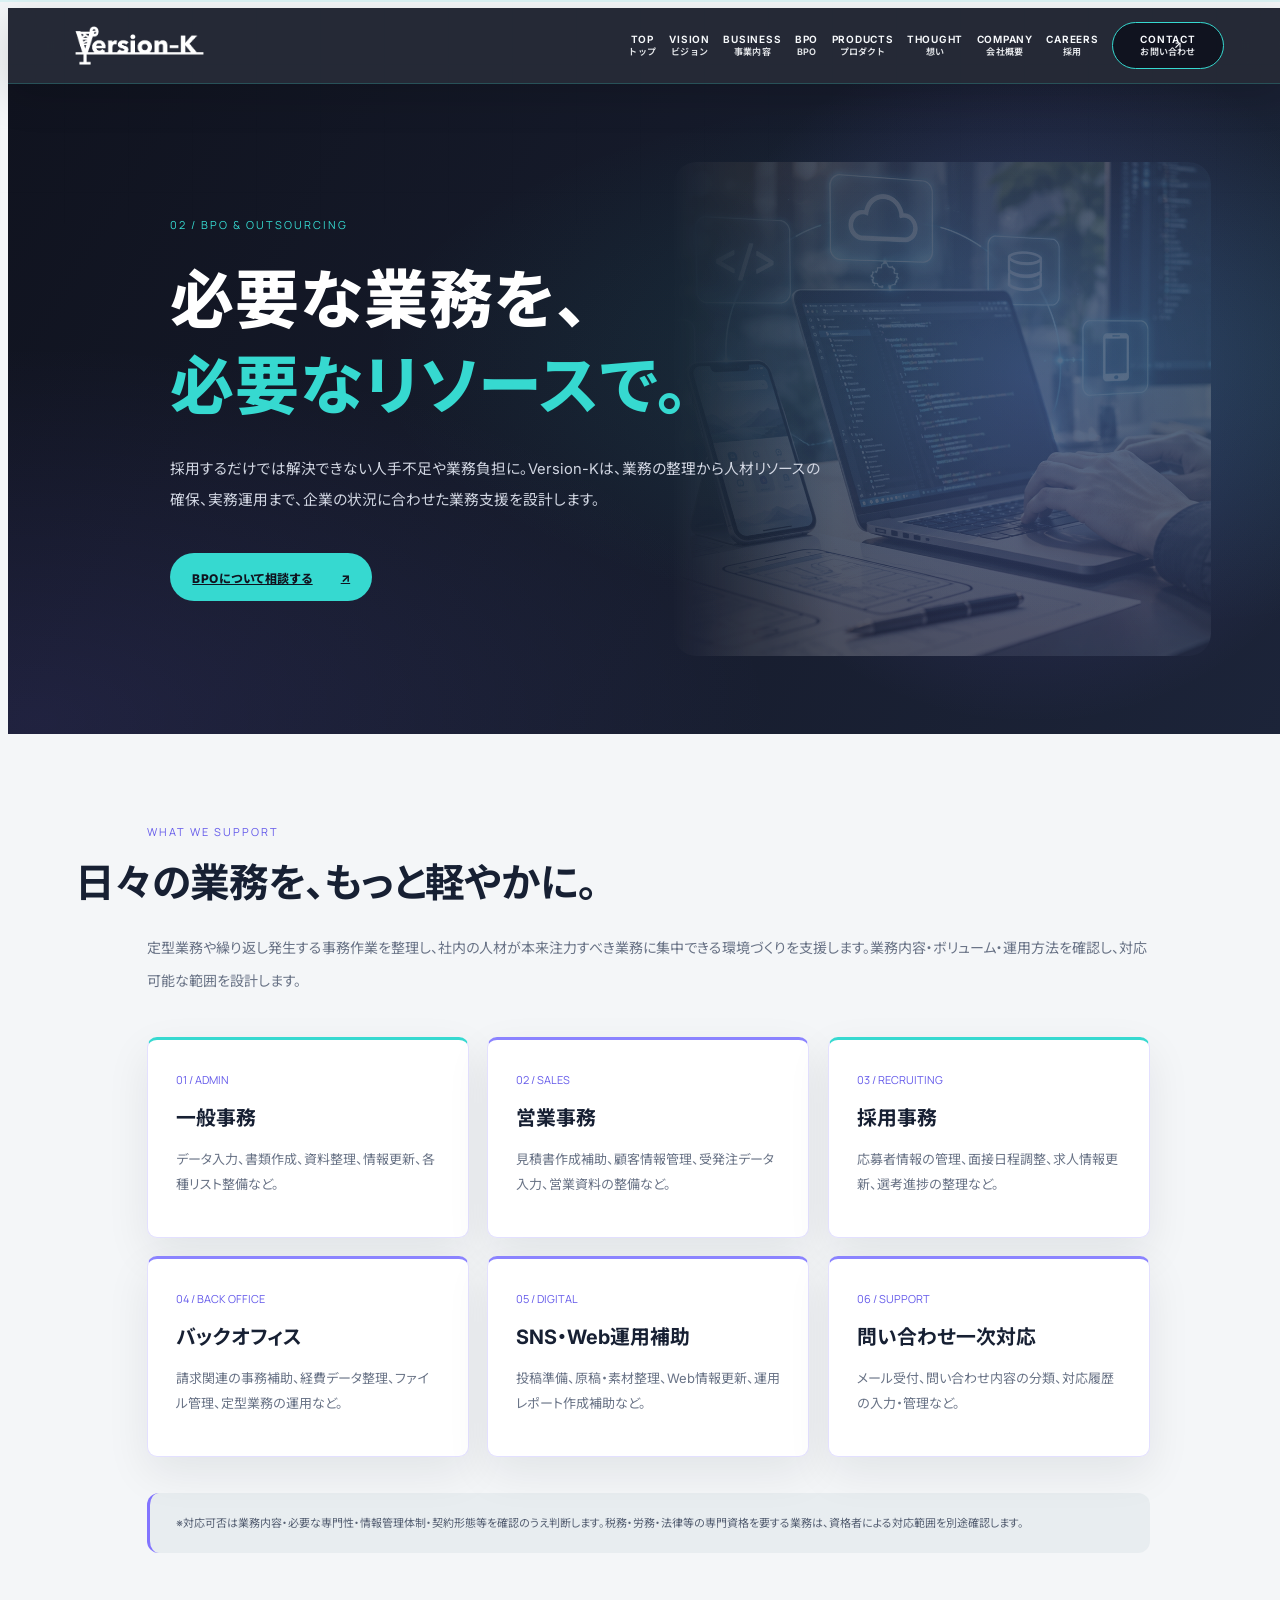
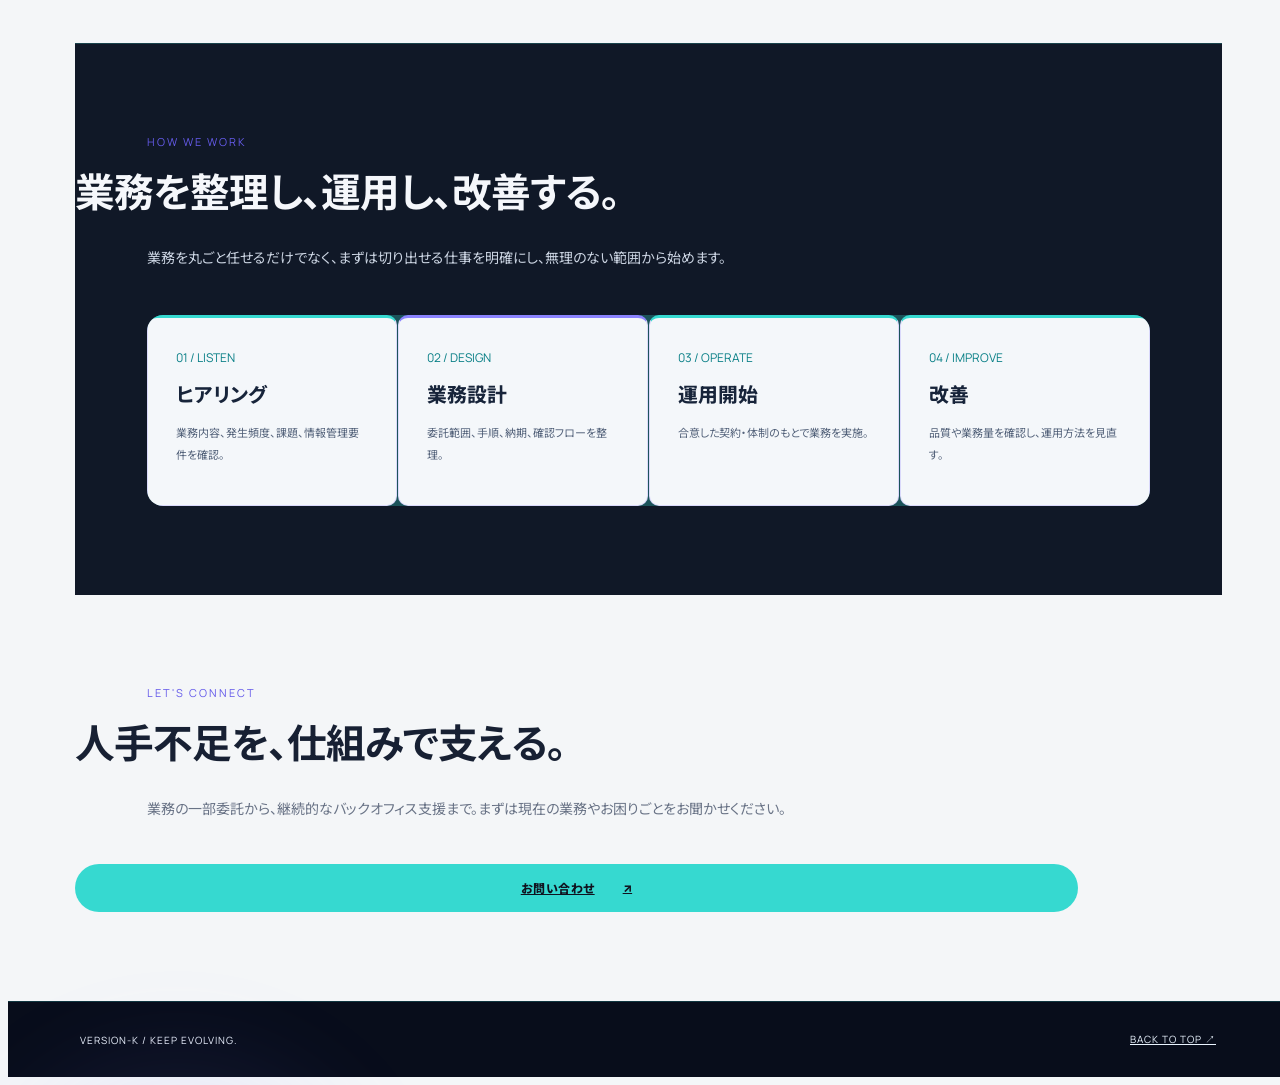
<file: bpo.html>
<!doctype html>
<html lang="ja">
<head>
<meta charset="utf-8"><meta name="viewport" content="width=device-width,initial-scale=1">
<meta name="theme-color" content="#10131F">
<meta name="description" content="Version-Kの人材アウトソーシング・BPO事業。事務、採用事務、バックオフィスなどの業務整理から運用支援まで、企業の状況に合わせてサポートします。">
<title>人材アウトソーシング・BPO | Version-K</title>
<link rel="preconnect" href="https://fonts.googleapis.com"><link rel="preconnect" href="https://fonts.gstatic.com" crossorigin>
<link href="https://fonts.googleapis.com/css2?family=Manrope:wght@400;500;600;700;800&family=Noto+Sans+JP:wght@400;500;600;700;800&display=swap" rel="stylesheet">
<link rel="stylesheet" href="future-theme.css">
<style>
.bpo-page{font-family:"Noto Sans JP",sans-serif;background:#F3F6F7;color:#10131F}
.bpo-header{height:82px;display:flex;align-items:center;justify-content:space-between;padding:0 6%;background:rgba(16,19,31,.96);position:sticky;top:0;z-index:20;border-bottom:1px solid rgba(54,217,208,.2)}
.bpo-brand{display:flex;align-items:center;gap:12px;color:white;font:800 14px Manrope,sans-serif;letter-spacing:.16em}
.bpo-brand img{width:145px;max-height:48px;object-fit:contain;filter:brightness(0) invert(1)}
.bpo-nav{display:flex;gap:26px;align-items:center;color:#fff;font:600 10px Manrope,sans-serif;letter-spacing:.13em}
.bpo-nav a:hover{color:#36D9D0}.bpo-nav .cta{border:1px solid #36D9D0;padding:11px 16px}
.bpo-hero{position:relative;min-height:610px;display:flex;align-items:center;padding:100px 10%;color:#fff;overflow:hidden;background:radial-gradient(circle at 80% 45%,rgba(130,116,255,.24),transparent 32%),linear-gradient(120deg,#10131F,#1C2439)}
.bpo-hero:before{content:"";position:absolute;inset:0;background:linear-gradient(90deg,rgba(16,19,31,.92),rgba(16,19,31,.48));z-index:0}
.bpo-hero img{position:absolute;right:6%;top:12%;width:40%;height:76%;object-fit:cover;opacity:.26;mix-blend-mode:screen;mask-image:linear-gradient(90deg,transparent,#000 30%);filter:saturate(.6)}
.bpo-hero-content{position:relative;z-index:1;max-width:720px}.bpo-kicker{font:11px Manrope,sans-serif;letter-spacing:.2em;color:#36D9D0}
.bpo-hero h1{font-size:clamp(36px,5.5vw,66px);line-height:1.45;margin:25px 0;font-weight:800}.bpo-hero h1 em{font-style:normal;color:#36D9D0}
.bpo-hero p{font-size:14px;line-height:2.2;color:#D1D6E2;max-width:650px}
.bpo-btn{display:inline-flex;gap:28px;align-items:center;background:#36D9D0;color:#10131F;padding:15px 20px;margin-top:24px;font-size:12px;font-weight:800}
.bpo-wrap{padding:95px 9%;}.bpo-label{font:11px Manrope,sans-serif;letter-spacing:.18em;color:#655BEA}.bpo-wrap h2{font-size:clamp(28px,4vw,46px);line-height:1.5;margin:15px 0 20px}.bpo-lead{max-width:850px;color:#697386;line-height:2.3;font-size:14px}
.bpo-services{display:grid;grid-template-columns:repeat(3,1fr);gap:15px;margin-top:40px}
.bpo-service{background:#fff;border:1px solid #DCE2E8;padding:25px;min-height:190px;border-top:3px solid #36D9D0}
.bpo-service:nth-child(2n){border-top-color:#8274FF}.bpo-service span{font:11px Manrope,sans-serif;color:#655BEA}.bpo-service h3{font-size:17px;margin:15px 0 8px}.bpo-service p{font-size:12px;line-height:2;color:#697386}
.bpo-flow{background:#10131F;color:#fff}.bpo-flow h2{color:#fff}.bpo-flow .bpo-lead{color:#B5BDCC}
.flow-grid{display:grid;grid-template-columns:repeat(4,1fr);gap:1px;background:rgba(54,217,208,.3);margin-top:40px}
.flow-item{background:#171C2C;padding:25px}.flow-item b{font:12px Manrope,sans-serif;color:#36D9D0}.flow-item h3{font-size:16px;margin:14px 0 8px}.flow-item p{font-size:11px;color:#B5BDCC;line-height:2}
.bpo-note{padding:22px;background:#E8EDF0;border-left:3px solid #8274FF;color:#555F72;font-size:11px;line-height:2;margin-top:35px}
.bpo-footer{background:#0A0C15;color:#fff;padding:35px 6%;display:flex;justify-content:space-between;align-items:center;font:10px Manrope,sans-serif;letter-spacing:.1em}
@media(max-width:700px){.bpo-nav{display:none}.bpo-hero{padding:85px 7%;min-height:560px}.bpo-hero img{width:70%;right:-15%;opacity:.17}.bpo-wrap{padding:70px 6%}.bpo-services{grid-template-columns:1fr}.flow-grid{grid-template-columns:1fr 1fr}.bpo-footer{display:block;line-height:2.2}}
</style>
  <link rel="stylesheet" href="vk-global-future.css">
  <link rel="stylesheet" href="vk-bpo-layout.css">
  <link rel="stylesheet" href="vk-balanced-system.css">
  <link rel="stylesheet" href="vk-balanced-motion.css">
  <link rel="stylesheet" href="vk-responsive-final.css">
  <link rel="stylesheet" href="vk-header-navigation.css">
  <link rel="stylesheet" href="vk-content-visibility-fix.css">
  <link rel="stylesheet" href="vk-readability-contrast.css">
  <link rel="stylesheet" href="vk-site-unified.css">
  <link rel="stylesheet" href="vk-final-readability-repair.css">
</head>
<body class="bpo-page">
<header class="bpo-header"><a class="bpo-brand" href="index.html"><img src="images/version-k-main-logo.png" alt="Version-K"></a>
<button class="vk-mobile-menu" type="button" aria-label="メニューを開く" aria-expanded="false"><span></span><span></span></button>
<nav class="bpo-nav" aria-label="メインナビゲーション"><a href="index.html"><span class="vk-nav-en">TOP</span><span class="vk-nav-ja">トップ</span></a><a href="index.html#vision"><span class="vk-nav-en">VISION</span><span class="vk-nav-ja">ビジョン</span></a><a href="index.html#business"><span class="vk-nav-en">BUSINESS</span><span class="vk-nav-ja">事業内容</span></a><a href="bpo.html"><span class="vk-nav-en">BPO</span><span class="vk-nav-ja">BPO</span></a><a href="index.html#products"><span class="vk-nav-en">PRODUCTS</span><span class="vk-nav-ja">プロダクト</span></a><a href="thought.html"><span class="vk-nav-en">THOUGHT</span><span class="vk-nav-ja">想い</span></a><a href="company.html"><span class="vk-nav-en">COMPANY</span><span class="vk-nav-ja">会社概要</span></a><a href="recruit.html"><span class="vk-nav-en">CAREERS</span><span class="vk-nav-ja">採用</span></a><a class="cta" href="contact.html"><span class="vk-nav-en">CONTACT</span><span class="vk-nav-ja">お問い合わせ</span><span class="vk-nav-arrow">↗</span></a></nav></header>
<main>
<section class="bpo-hero"><img src="images/business-system.png" alt=""><div class="bpo-hero-content"><div class="bpo-kicker">02 / BPO & OUTSOURCING</div><h1>必要な業務を、<br><em>必要なリソースで。</em></h1><p>採用するだけでは解決できない人手不足や業務負担に。Version-Kは、業務の整理から人材リソースの確保、実務運用まで、企業の状況に合わせた業務支援を設計します。</p><a class="bpo-btn" href="contact.html?subject=BPOについて">BPOについて相談する <span>↗</span></a></div></section>
<section class="bpo-wrap"><div class="bpo-label">WHAT WE SUPPORT</div><h2>日々の業務を、もっと軽やかに。</h2><p class="bpo-lead">定型業務や繰り返し発生する事務作業を整理し、社内の人材が本来注力すべき業務に集中できる環境づくりを支援します。業務内容・ボリューム・運用方法を確認し、対応可能な範囲を設計します。</p>
<div class="bpo-services">
<article class="bpo-service"><span>01 / ADMIN</span><h3>一般事務</h3><p>データ入力、書類作成、資料整理、情報更新、各種リスト整備など。</p></article>
<article class="bpo-service"><span>02 / SALES</span><h3>営業事務</h3><p>見積書作成補助、顧客情報管理、受発注データ入力、営業資料の整備など。</p></article>
<article class="bpo-service"><span>03 / RECRUITING</span><h3>採用事務</h3><p>応募者情報の管理、面接日程調整、求人情報更新、選考進捗の整理など。</p></article>
<article class="bpo-service"><span>04 / BACK OFFICE</span><h3>バックオフィス</h3><p>請求関連の事務補助、経費データ整理、ファイル管理、定型業務の運用など。</p></article>
<article class="bpo-service"><span>05 / DIGITAL</span><h3>SNS・Web運用補助</h3><p>投稿準備、原稿・素材整理、Web情報更新、運用レポート作成補助など。</p></article>
<article class="bpo-service"><span>06 / SUPPORT</span><h3>問い合わせ一次対応</h3><p>メール受付、問い合わせ内容の分類、対応履歴の入力・管理など。</p></article>
</div>
<div class="bpo-note">※対応可否は業務内容・必要な専門性・情報管理体制・契約形態等を確認のうえ判断します。税務・労務・法律等の専門資格を要する業務は、資格者による対応範囲を別途確認します。</div>
</section>
<section class="bpo-wrap bpo-flow"><div class="bpo-label">HOW WE WORK</div><h2>業務を整理し、運用し、改善する。</h2><p class="bpo-lead">業務を丸ごと任せるだけでなく、まずは切り出せる仕事を明確にし、無理のない範囲から始めます。</p>
<div class="flow-grid"><div class="flow-item"><b>01 / LISTEN</b><h3>ヒアリング</h3><p>業務内容、発生頻度、課題、情報管理要件を確認。</p></div><div class="flow-item"><b>02 / DESIGN</b><h3>業務設計</h3><p>委託範囲、手順、納期、確認フローを整理。</p></div><div class="flow-item"><b>03 / OPERATE</b><h3>運用開始</h3><p>合意した契約・体制のもとで業務を実施。</p></div><div class="flow-item"><b>04 / IMPROVE</b><h3>改善</h3><p>品質や業務量を確認し、運用方法を見直す。</p></div></div>
</section>
<section class="bpo-wrap"><div class="bpo-label">LET'S CONNECT</div><h2>人手不足を、仕組みで支える。</h2><p class="bpo-lead">業務の一部委託から、継続的なバックオフィス支援まで。まずは現在の業務やお困りごとをお聞かせください。</p><a class="bpo-btn" href="contact.html?subject=BPOについて">お問い合わせ <span>↗</span></a></section>
</main>
<footer class="bpo-footer"><span>VERSION-K / KEEP EVOLVING.</span><a href="index.html">BACK TO TOP ↗</a></footer>
  <script src="vk-global-motion.js" defer></script>
  <script src="vk-balanced-motion.js" defer></script>
</body></html>
</file>
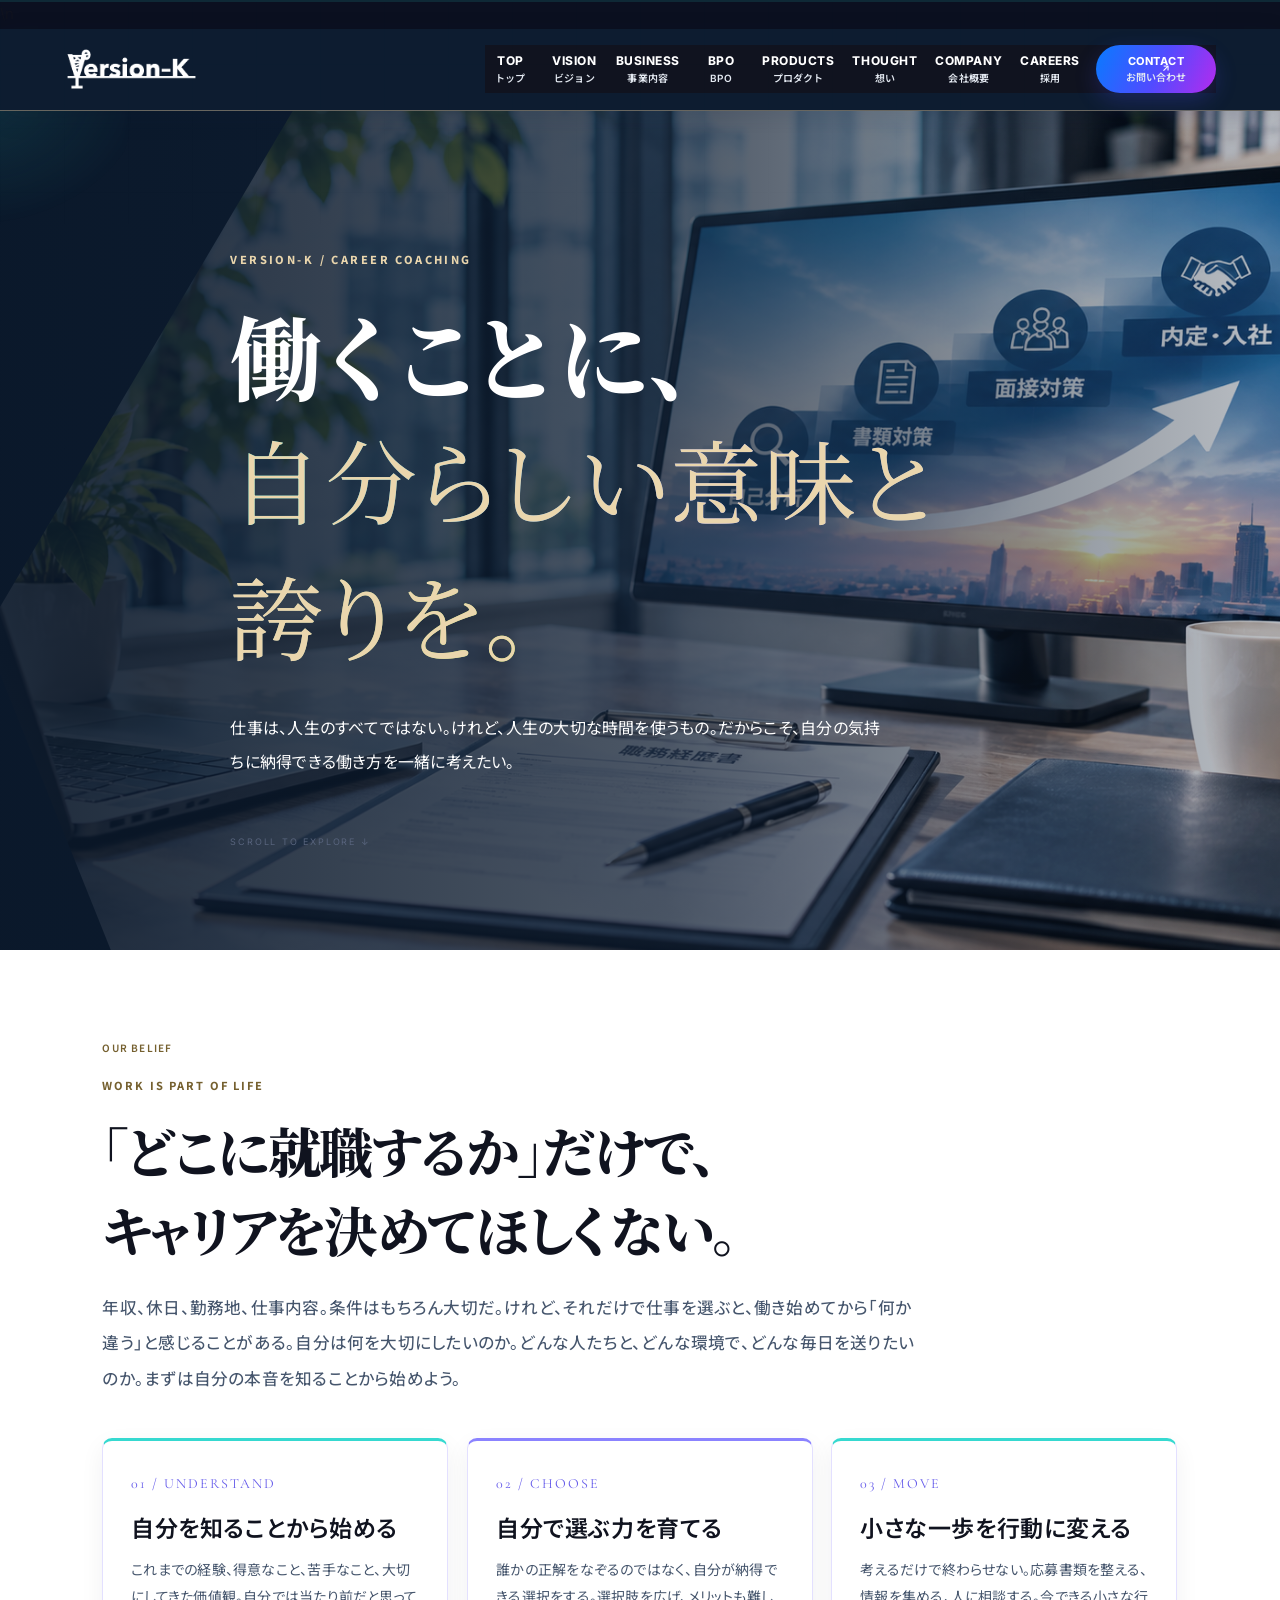
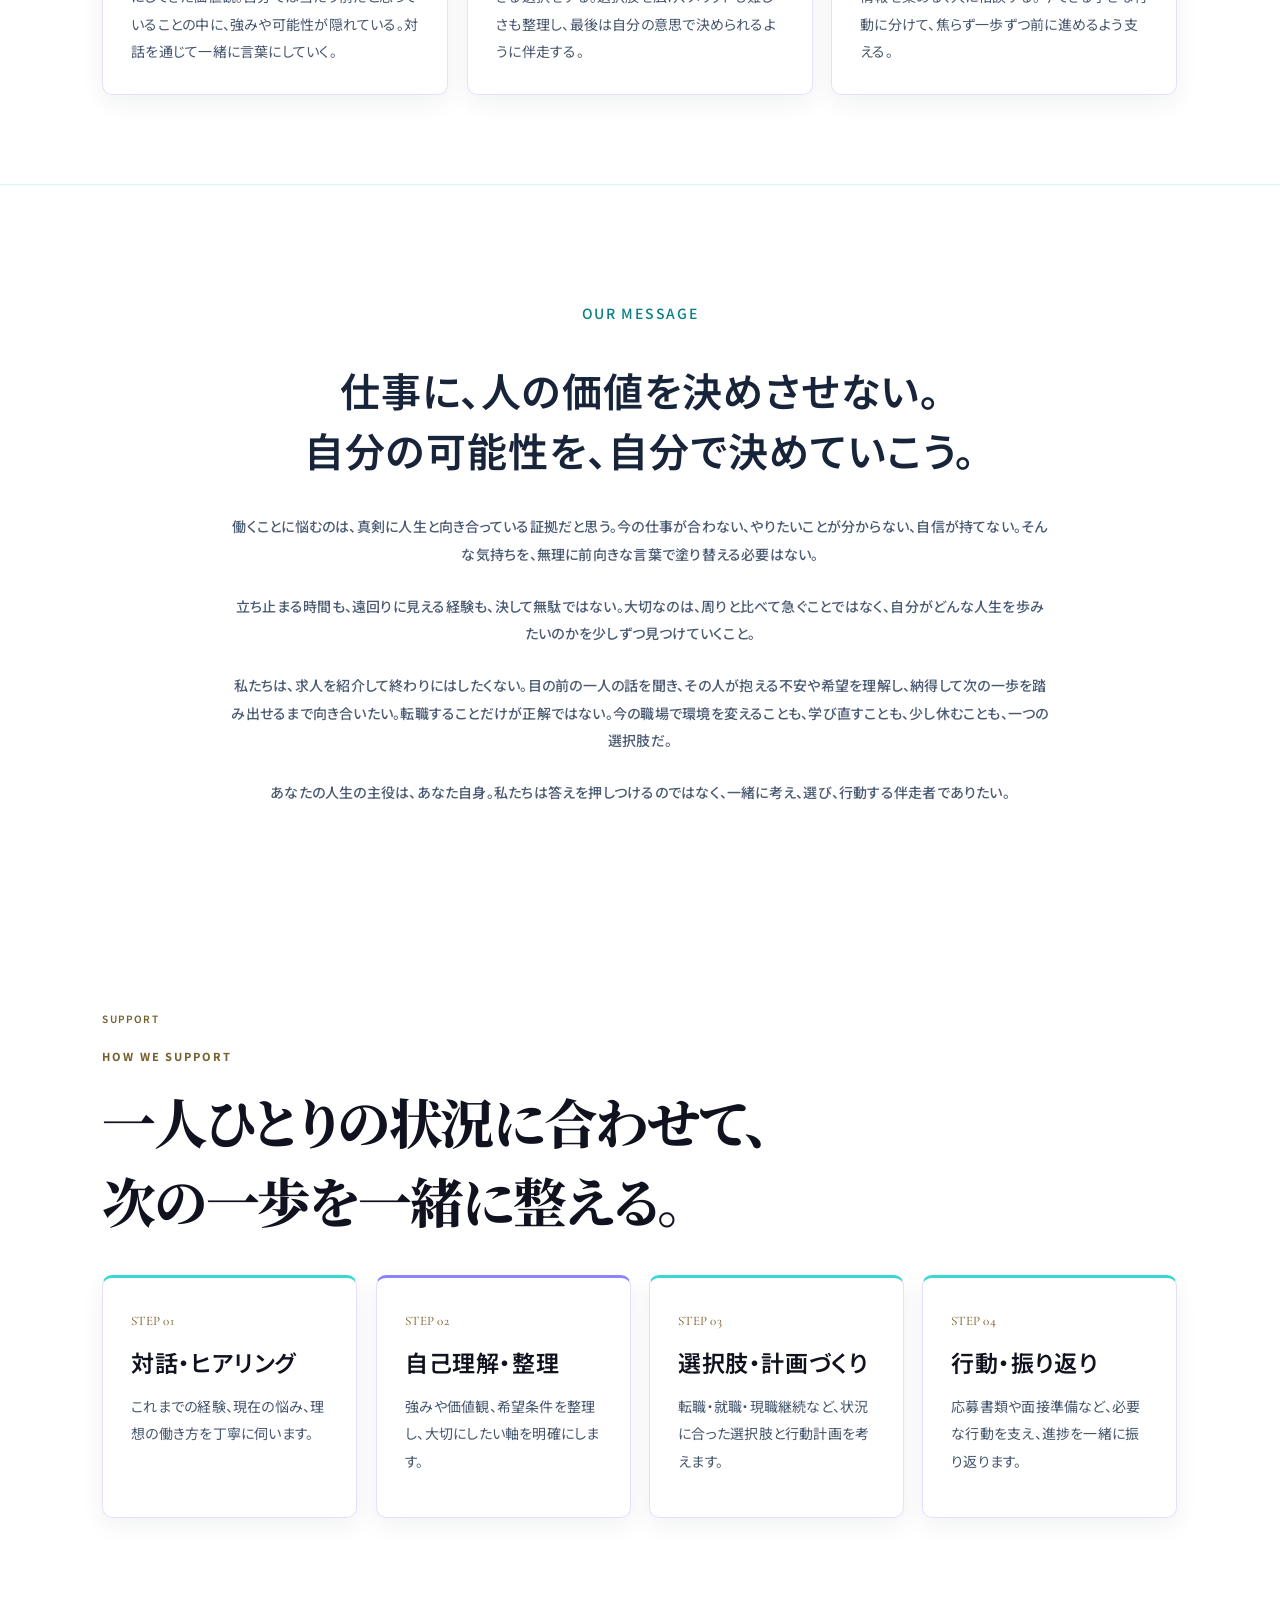
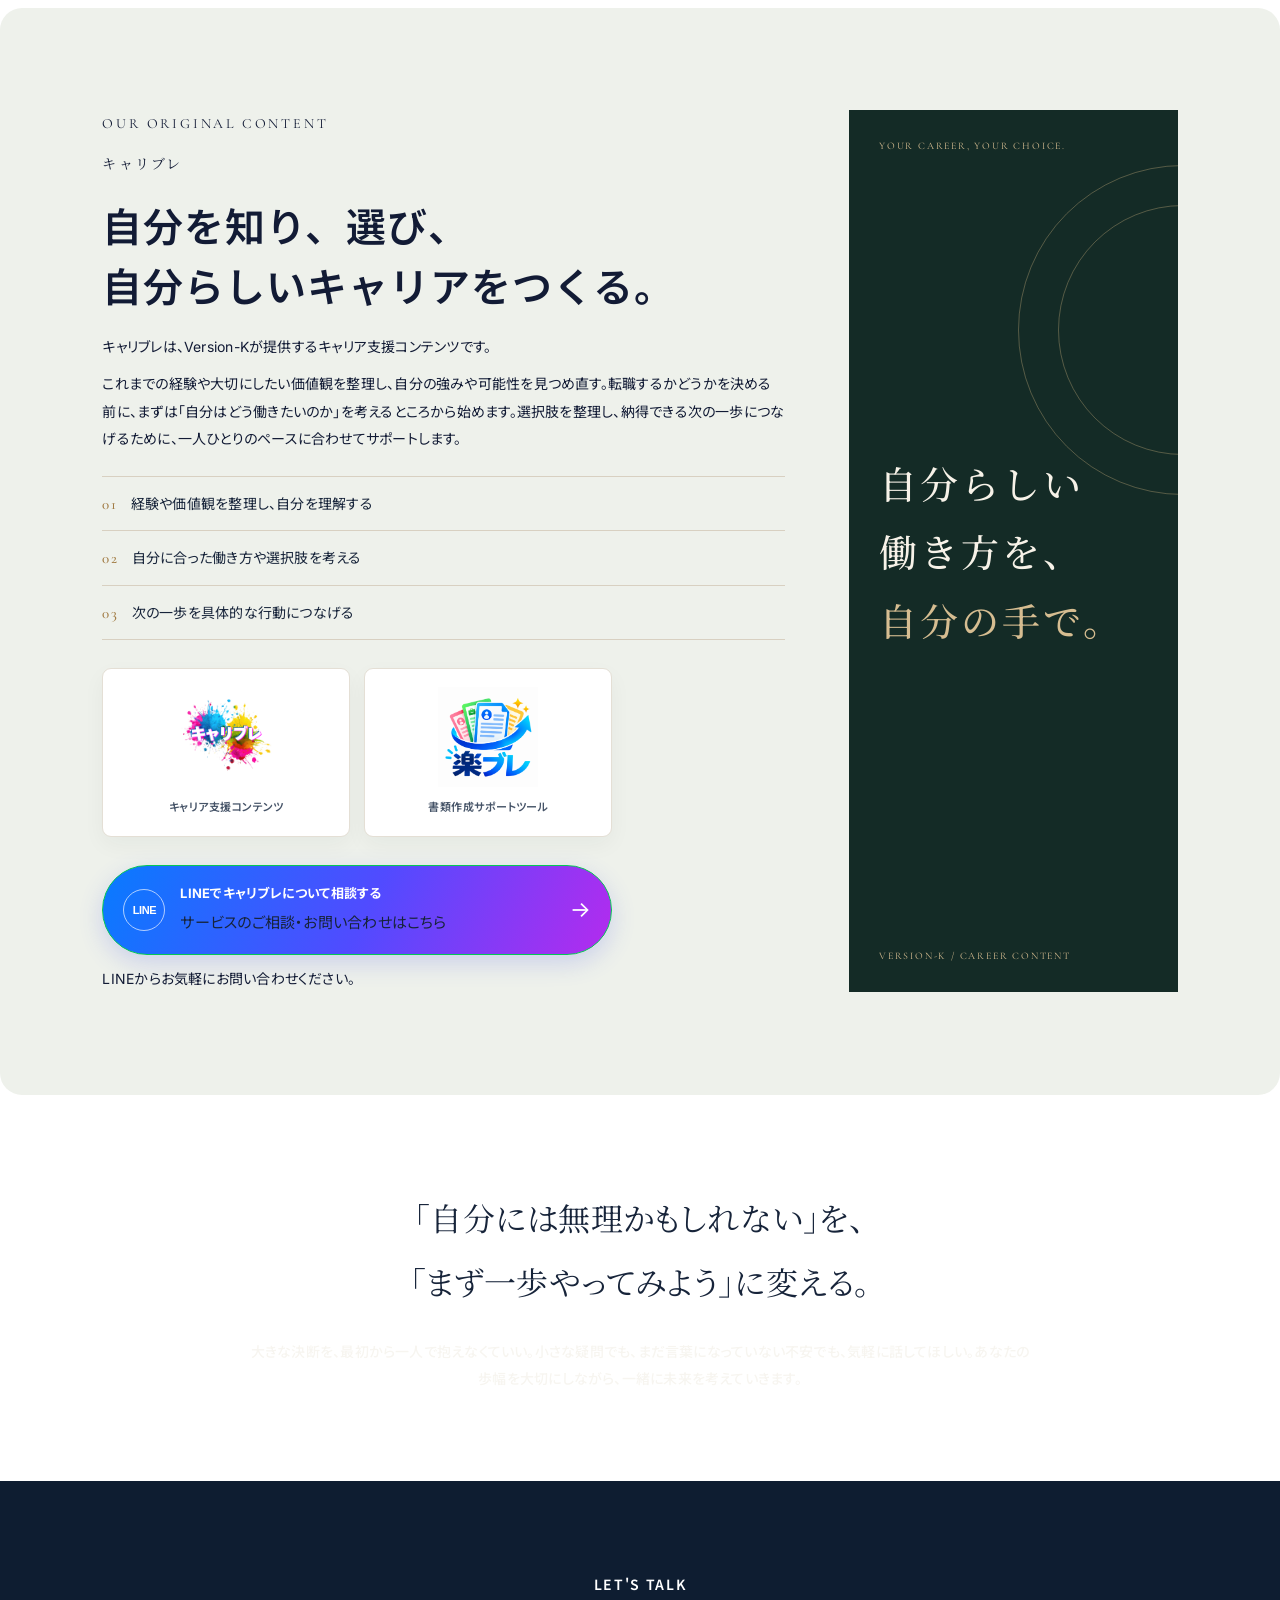
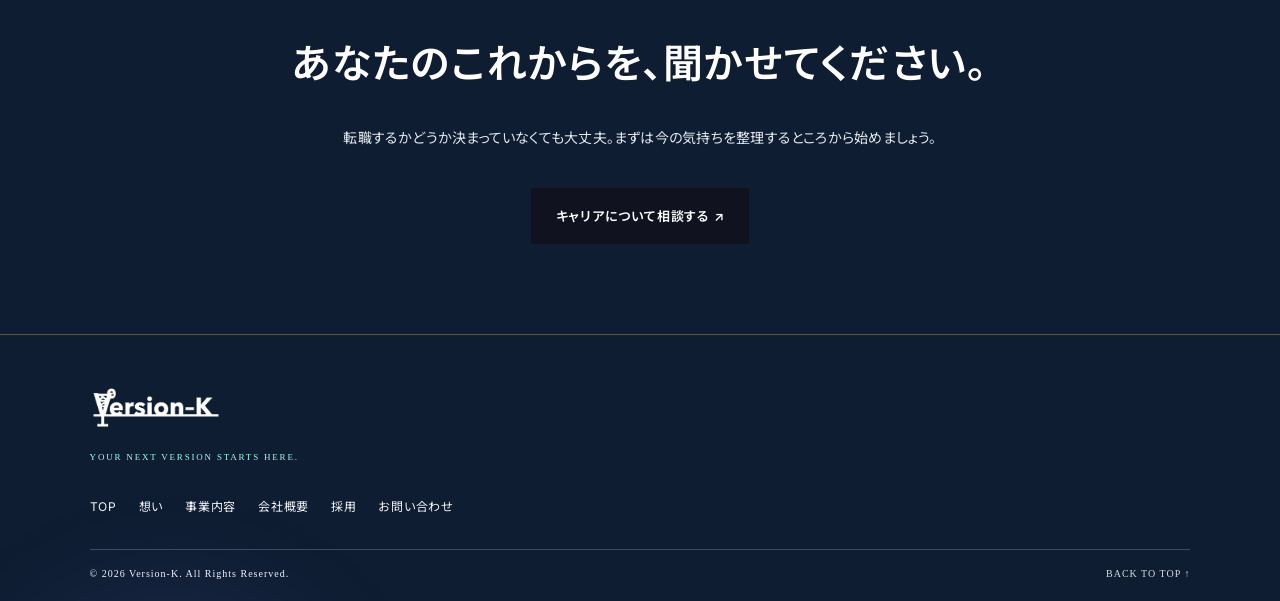
<file: career.html>
<!doctype html>
<html lang="ja"><head>
<meta charset="utf-8"><meta name="viewport" content="width=device-width,initial-scale=1">
<meta name="description" content="働くことに、自分らしい意味と誇りを。Version-Kのキャリアコーチング。">
<meta name="theme-color" content="#101f35"><title>キャリアコーチング | Version-K</title>
<link rel="preconnect" href="https://fonts.googleapis.com"><link rel="preconnect" href="https://fonts.gstatic.com" crossorigin>
<link href="https://fonts.googleapis.com/css2?family=Cormorant+Garamond:wght@400;500;600;700&family=Noto+Serif+JP:wght@300;400;500;600;700&display=swap" rel="stylesheet">
<link rel="stylesheet" href="style.css">
<style>
.career-hero .hero-bg{background-image:url('images/business-career.png')!important;background-position:center 55%!important;opacity:.55}
.career-hero:after{background:linear-gradient(90deg,rgba(10,23,40,.96),rgba(16,31,53,.45))!important}
.career-hero .hero-inner{max-width:900px}
.career-section{background:#f7f5ef;color:#14243a}
.career-section h2,.career-section h3{color:#14243a}
.career-section p,.career-section li{color:#465468}
.career-message{background:#101f35;color:#fff;text-align:center;padding:100px 8%}
.career-message h2{color:#fff;font-size:clamp(26px,4vw,43px);line-height:1.8;font-weight:400}
.career-message p{max-width:820px;margin:25px auto;color:#e3e8ef;line-height:2.5;font-size:14px}
.career-values{display:grid;grid-template-columns:repeat(3,1fr);gap:20px;margin-top:40px}
.career-values article{background:#fff;border-top:2px solid #b18a4c;padding:28px}
.career-values b{font:14px 'Cormorant Garamond',serif;color:#76551f;letter-spacing:2px}
.career-values h3{font-size:18px;margin:12px 0}
.career-values p{font-size:13px;line-height:2.2;margin:0}
.career-quote{background:#eeeae0;padding:80px 8%;text-align:center}
.career-quote blockquote{max-width:850px;margin:auto;color:#14243a;font-size:clamp(21px,3vw,32px);line-height:2;font-family:'Noto Serif JP',serif}
.career-quote p{max-width:780px;margin:25px auto 0;color:#465468;line-height:2.4}
.career-flow{display:grid;grid-template-columns:repeat(4,1fr);gap:14px;margin-top:35px}
.career-flow article{padding:24px;background:#fff;border:1px solid #e2dccf}
.career-flow span{font:13px 'Cormorant Garamond',serif;color:#76551f}
.career-flow h3{font-size:16px;margin:10px 0}
.career-flow p{font-size:12px;line-height:2}
.career-cta{background:#1b2d47;color:#fff;text-align:center;padding:85px 8%}
.career-cta h2{color:#fff}.career-cta p{color:#e3e8ef}
.career-cta .btn{background:#c5a46a;color:#101f35}
@media(max-width:760px){.career-values{grid-template-columns:1fr}.career-flow{grid-template-columns:1fr 1fr}}
@media(max-width:480px){.career-flow{grid-template-columns:1fr}}


/* Calibre original career content */
.career-calibre{background:#f0ede5;color:#14243a;padding:clamp(66px,8vw,112px) 8%}
.career-calibre-inner{max-width:1120px;margin:0 auto;display:grid;grid-template-columns:minmax(0,1.35fr) minmax(260px,.65fr);gap:clamp(34px,6vw,80px);align-items:stretch}
.career-calibre-copy{min-width:0}
.career-calibre-kicker{font:600 11px 'Cormorant Garamond',serif;letter-spacing:.2em;color:#967344;margin:0 0 12px}
.career-calibre-brand{font:600 14px 'Noto Serif JP',serif;letter-spacing:.16em;color:#87663a;margin:0 0 18px}
.career-calibre h2{font:500 clamp(25px,3.2vw,39px)/1.65 'Noto Serif JP',serif;color:#14243a;margin:0 0 18px}
.career-calibre-lead{font-size:15px;line-height:2;color:#253d35;font-weight:700;margin:0 0 10px}
.career-calibre-desc{font-size:14px;line-height:2.25;color:#465468;margin:0;max-width:720px}
.career-calibre-points{list-style:none;padding:0;margin:24px 0 28px;border-top:1px solid #d8d0c1}
.career-calibre-points li{display:flex;gap:14px;align-items:baseline;padding:13px 0;border-bottom:1px solid #d8d0c1;color:#293d35;font-size:13px;font-weight:600;line-height:1.8}
.career-calibre-points li span{font:500 15px 'Cormorant Garamond',serif;color:#a17b43;letter-spacing:.08em}
.career-line-button{display:flex;align-items:center;gap:15px;width:min(100%,510px);box-sizing:border-box;padding:17px 20px;background:#06C755;border:1px solid #06C755;border-radius:7px;color:#fff!important;text-decoration:none!important;box-shadow:0 8px 22px rgba(0,0,0,.09);transition:transform .22s,box-shadow .22s,background .22s}
.career-line-button:hover{background:#05b64e;transform:translateY(-3px);box-shadow:0 13px 26px rgba(0,0,0,.14)}
.career-line-icon{display:grid;place-items:center;flex:none;width:42px;height:42px;border:1px solid rgba(255,255,255,.65);border-radius:50%;font:700 11px Arial,sans-serif;letter-spacing:-.04em}
.career-line-text{display:grid;gap:4px;min-width:0}
.career-line-text strong{font-size:13px;line-height:1.6;color:#fff}
.career-line-text small{font-size:10px;line-height:1.5;color:rgba(255,255,255,.88)}
.career-line-arrow{margin-left:auto;font-size:22px;color:#fff}
.career-line-caption{font-size:10px;color:#7a817d;margin:10px 0 0}
.career-calibre-side{position:relative;display:flex;flex-direction:column;justify-content:space-between;min-height:360px;padding:30px;background:#142b26;color:#f1e7d3;overflow:hidden}
.career-calibre-side:before,.career-calibre-side:after{content:"";position:absolute;border:1px solid rgba(209,181,130,.35);border-radius:50%;width:330px;height:330px;right:-170px;top:55px}
.career-calibre-side:after{width:250px;height:250px;right:-130px;top:95px}
.calibre-side-en,.calibre-side-no{position:relative;z-index:1;font:10px 'Cormorant Garamond',serif;letter-spacing:.18em;color:#d6bd91}
.calibre-side-ja{position:relative;z-index:1;align-self:flex-start;font:500 clamp(27px,3vw,38px)/1.8 'Noto Serif JP',serif;letter-spacing:.08em;color:#f7f2e8}
.calibre-side-ja em{font-style:normal;color:#d6bd91}
@media(max-width:760px){.career-calibre{padding:58px 6%}.career-calibre-inner{grid-template-columns:1fr}.career-calibre-side{min-height:260px}.career-line-button{padding:14px}.career-line-text strong{font-size:12px}}

/* Readability correction: dark text on the light quote background */
.career-quote p{color:#202020!important;font-weight:500!important}

.career-brand-logos{display:grid;grid-template-columns:repeat(2,minmax(0,1fr));gap:14px;margin:26px 0 28px;max-width:510px}
.career-brand-logo-card{min-height:150px;padding:18px 14px;display:flex;flex-direction:column;align-items:center;justify-content:center;gap:10px;background:#fff;border:1px solid #e4dfd5;border-radius:9px;box-shadow:0 8px 22px rgba(24,39,52,.045)}
.career-brand-logo-card img{display:block;width:100%;height:100px;max-width:160px;object-fit:contain}
.career-brand-logo-card span{font-size:11px;font-weight:600;letter-spacing:.04em;color:#465468;text-align:center}
@media(max-width:480px){.career-brand-logos{gap:9px}.career-brand-logo-card{min-height:125px;padding:12px 8px}.career-brand-logo-card img{height:82px}.career-brand-logo-card span{font-size:10px}}

/* Readability correction: dark text on the light quote background */
.career-quote p{color:#202020!important;font-weight:500!important}
</style><link rel="stylesheet" href="premium-final.css">
<link rel="stylesheet" href="modern-luxury.css">
<link rel="stylesheet" href="site-reset.css">
<link rel="stylesheet" href="modern-editorial.css">\n<link rel="stylesheet" href="vk-modern-system.css">

<style>

/* =========================================================
   VERSION-K / FINAL CONTRAST FIX
   Header logo + navigation: white on dark navy.
   Dark promotional bands: white copy.
   Light cards/boxes: deep navy copy.
   ========================================================= */
.header .logo,
.header .logo a,
.header .nav,
.header .nav a,
.header .nav a *,
.suit-header .suit-logo,
.suit-header .suit-nav,
.suit-header .suit-nav a,
.footer-nav a,
.footer-links a {
  color: #ffffff !important;
  opacity: 1 !important;
}
.header .logo img,
.header a.logo img,
.header .logo a img,
.suit-header .suit-logo img {
  filter: brightness(0) invert(1) !important;
  opacity: 1 !important;
}
.header .nav a:hover,
.suit-header .suit-nav a:hover,
.footer-nav a:hover,
.footer-links a:hover {
  color: #e6d2a6 !important;
}

/* Dark blue / purple gradient promotional areas */
.vk-product-band,
.vk-product-band > *,
.vk-product-band h1,
.vk-product-band h2,
.vk-product-band h3,
.vk-product-band p,
.vk-product-band li,
.vk-product-band span,
.vk-product-band small,
.rakubure,
.rakubure > div,
.rakubure .eyebrow,
.rakubure h1,
.rakubure h2,
.rakubure h3,
.rakubure p,
.rakubure li,
.rakubure .rakubure-logo-wrap > span {
  color: #ffffff !important;
  opacity: 1 !important;
}

/* Light product panels and boxes: dark readable typography */
.rakubure-visual,
.rakubure-visual > *,
.rakubure-visual p,
.rakubure-visual span,
.rakubure-visual small,
.rakubure-visual .rakubure-logo-wrap > span {
  color: #10243f !important;
  opacity: 1 !important;
}
.rakubure-visual {
  background: #ffffff !important;
  border: 1px solid rgba(16,36,63,.12) !important;
}
.rakubure-visual .rakubure-list span {
  color: #10243f !important;
  background: #f1f4f8 !important;
  border: 1px solid #dce3eb !important;
}
.rakubure-visual > p {
  color: #34465d !important;
}
.rakubure-logo-wrap > span {
  color: #34465d !important;
}

/* Keep call-to-action labels legible on their own backgrounds */
.rakubure-actions .btn-gold {
  background: #d9bd86 !important;
  color: #10243f !important;
}
.rakubure-actions .btn-line {
  color: #ffffff !important;
  border-color: #e6d2a6 !important;
}
.vk-product-card,
.vk-product-card h3,
.vk-product-card p,
.vk-product-card span {
  color: #10243f !important;
}

</style>
  <link rel="stylesheet" href="future-theme.css">
  <link rel="stylesheet" href="vk-global-future.css">
  <link rel="stylesheet" href="vk-bpo-layout.css">
  <link rel="stylesheet" href="vk-balanced-system.css">
  <link rel="stylesheet" href="vk-balanced-motion.css">
  <link rel="stylesheet" href="vk-responsive-final.css">
  <link rel="stylesheet" href="vk-header-navigation.css">
  <link rel="stylesheet" href="vk-content-visibility-fix.css">
  <link rel="stylesheet" href="vk-site-unified.css">
  <link rel="stylesheet" href="vk-final-readability-repair.css">
</head><body>
<header class="header"><a class="logo" href="index.html" aria-label="Version-K ホーム"><img src="images/version-k-main-logo.png" alt="Version-K"></a>
<button class="menu-btn" aria-label="メニュー" aria-expanded="false"><i></i><i></i></button>
<nav class="nav" aria-label="メインナビゲーション"><a href="index.html"><span class="vk-nav-en">TOP</span><span class="vk-nav-ja">トップ</span></a><a href="index.html#vision"><span class="vk-nav-en">VISION</span><span class="vk-nav-ja">ビジョン</span></a><a href="index.html#business"><span class="vk-nav-en">BUSINESS</span><span class="vk-nav-ja">事業内容</span></a><a href="bpo.html"><span class="vk-nav-en">BPO</span><span class="vk-nav-ja">BPO</span></a><a href="index.html#products"><span class="vk-nav-en">PRODUCTS</span><span class="vk-nav-ja">プロダクト</span></a><a href="thought.html"><span class="vk-nav-en">THOUGHT</span><span class="vk-nav-ja">想い</span></a><a href="company.html"><span class="vk-nav-en">COMPANY</span><span class="vk-nav-ja">会社概要</span></a><a href="recruit.html"><span class="vk-nav-en">CAREERS</span><span class="vk-nav-ja">採用</span></a><a class="nav-cta" href="contact.html"><span class="vk-nav-en">CONTACT</span><span class="vk-nav-ja">お問い合わせ</span><span class="vk-nav-arrow">↗</span></a></nav></header>
<main>
<section class="hero career-hero"><div class="hero-bg"></div><div class="hero-inner"><p class="eyebrow">VERSION-K / CAREER COACHING</p>
<h1>働くことに、<br><em>自分らしい意味と誇りを。</em></h1>
<p class="hero-copy">仕事は、人生のすべてではない。けれど、人生の大切な時間を使うもの。だからこそ、自分の気持ちに納得できる働き方を一緒に考えたい。</p></div></section>
<section class="section career-section"><div class="section-tag">OUR BELIEF</div><p class="eyebrow dark">WORK IS PART OF LIFE</p>
<h2>「どこに就職するか」だけで、<br>キャリアを決めてほしくない。</h2>
<p class="lead">年収、休日、勤務地、仕事内容。条件はもちろん大切だ。けれど、それだけで仕事を選ぶと、働き始めてから「何か違う」と感じることがある。自分は何を大切にしたいのか。どんな人たちと、どんな環境で、どんな毎日を送りたいのか。まずは自分の本音を知ることから始めよう。</p>
<div class="career-values">
<article><b>01 / UNDERSTAND</b><h3>自分を知ることから始める</h3><p>これまでの経験、得意なこと、苦手なこと、大切にしてきた価値観。自分では当たり前だと思っていることの中に、強みや可能性が隠れている。対話を通じて一緒に言葉にしていく。</p></article>
<article><b>02 / CHOOSE</b><h3>自分で選ぶ力を育てる</h3><p>誰かの正解をなぞるのではなく、自分が納得できる選択をする。選択肢を広げ、メリットも難しさも整理し、最後は自分の意思で決められるように伴走する。</p></article>
<article><b>03 / MOVE</b><h3>小さな一歩を行動に変える</h3><p>考えるだけで終わらせない。応募書類を整える、情報を集める、人に相談する。今できる小さな行動に分けて、焦らず一歩ずつ前に進めるよう支える。</p></article>
</div></section>
<section class="career-message"><p class="eyebrow">OUR MESSAGE</p><h2>仕事に、人の価値を決めさせない。<br>自分の可能性を、自分で決めていこう。</h2>
<p>働くことに悩むのは、真剣に人生と向き合っている証拠だと思う。今の仕事が合わない、やりたいことが分からない、自信が持てない。そんな気持ちを、無理に前向きな言葉で塗り替える必要はない。</p>
<p>立ち止まる時間も、遠回りに見える経験も、決して無駄ではない。大切なのは、周りと比べて急ぐことではなく、自分がどんな人生を歩みたいのかを少しずつ見つけていくこと。</p>
<p>私たちは、求人を紹介して終わりにはしたくない。目の前の一人の話を聞き、その人が抱える不安や希望を理解し、納得して次の一歩を踏み出せるまで向き合いたい。転職することだけが正解ではない。今の職場で環境を変えることも、学び直すことも、少し休むことも、一つの選択肢だ。</p>
<p>あなたの人生の主役は、あなた自身。私たちは答えを押しつけるのではなく、一緒に考え、選び、行動する伴走者でありたい。</p></section>
<section class="section career-section"><div class="section-tag">SUPPORT</div><p class="eyebrow dark">HOW WE SUPPORT</p><h2>一人ひとりの状況に合わせて、<br>次の一歩を一緒に整える。</h2>
<div class="career-flow">
<article><span>STEP 01</span><h3>対話・ヒアリング</h3><p>これまでの経験、現在の悩み、理想の働き方を丁寧に伺います。</p></article>
<article><span>STEP 02</span><h3>自己理解・整理</h3><p>強みや価値観、希望条件を整理し、大切にしたい軸を明確にします。</p></article>
<article><span>STEP 03</span><h3>選択肢・計画づくり</h3><p>転職・就職・現職継続など、状況に合った選択肢と行動計画を考えます。</p></article>
<article><span>STEP 04</span><h3>行動・振り返り</h3><p>応募書類や面接準備など、必要な行動を支え、進捗を一緒に振り返ります。</p></article>
</div></section>
<section class="career-calibre">
  <div class="career-calibre-inner">
    <div class="career-calibre-copy">
      <p class="career-calibre-kicker">OUR ORIGINAL CONTENT</p>
      <p class="career-calibre-brand">キャリブレ</p>
      <h2>自分を知り、選び、<br>自分らしいキャリアをつくる。</h2>
      <p class="career-calibre-lead">キャリブレは、Version-Kが提供するキャリア支援コンテンツです。</p>
      <p class="career-calibre-desc">これまでの経験や大切にしたい価値観を整理し、自分の強みや可能性を見つめ直す。転職するかどうかを決める前に、まずは「自分はどう働きたいのか」を考えるところから始めます。選択肢を整理し、納得できる次の一歩につなげるために、一人ひとりのペースに合わせてサポートします。</p>
      <ul class="career-calibre-points">
        <li><span>01</span> 経験や価値観を整理し、自分を理解する</li>
        <li><span>02</span> 自分に合った働き方や選択肢を考える</li>
        <li><span>03</span> 次の一歩を具体的な行動につなげる</li>
      </ul>
      <div class="career-brand-logos" aria-label="Version-Kのキャリア支援コンテンツ">
        <div class="career-brand-logo-card">
          <img src="images/career-calibre-logo.png" alt="キャリブレ ロゴ">
          <span>キャリア支援コンテンツ</span>
        </div>
        <div class="career-brand-logo-card">
          <img src="images/rakubure-logo.png" alt="楽ブレ ロゴ">
          <span>書類作成サポートツール</span>
        </div>
      </div>
      <a class="career-line-button" href="https://s.lmes.jp/landing-qr/2009774651-44ut5b1R?uLand=IGwp7a" target="_blank" rel="noopener noreferrer">
        <span class="career-line-icon" aria-hidden="true">LINE</span>
        <span class="career-line-text"><strong>LINEでキャリブレについて相談する</strong><small>サービスのご相談・お問い合わせはこちら</small></span>
        <span class="career-line-arrow" aria-hidden="true">→</span>
      </a>
      <p class="career-line-caption">LINEからお気軽にお問い合わせください。</p>
    </div>
    <div class="career-calibre-side" aria-hidden="true">
      <span class="calibre-side-en">YOUR CAREER, YOUR CHOICE.</span>
      <span class="calibre-side-ja">自分らしい<br>働き方を、<br><em>自分の手で。</em></span>
      <span class="calibre-side-no">VERSION-K / CAREER CONTENT</span>
    </div>
  </div>
</section>
<section class="career-quote"><blockquote>「自分には無理かもしれない」を、<br>「まず一歩やってみよう」に変える。</blockquote><p>大きな決断を、最初から一人で抱えなくていい。小さな疑問でも、まだ言葉になっていない不安でも、気軽に話してほしい。あなたの歩幅を大切にしながら、一緒に未来を考えていきます。</p></section>
<section class="career-cta"><p class="eyebrow">LET'S TALK</p><h2>あなたのこれからを、聞かせてください。</h2><p>転職するかどうか決まっていなくても大丈夫。まずは今の気持ちを整理するところから始めましょう。</p><a class="btn" href="contact.html?subject=キャリアコーチングについて">キャリアについて相談する ↗</a></section>
</main>
<footer class="footer"><a class="logo" href="index.html" aria-label="Version-K ホーム"><img src="images/version-k-main-logo.png" alt="Version-K"></a><p>YOUR NEXT VERSION STARTS HERE.</p><nav class="footer-nav"><a href="index.html">TOP</a><a href="thought.html">想い</a><a href="index.html#business">事業内容</a><a href="company.html">会社概要</a><a href="recruit.html">採用</a><a href="contact.html">お問い合わせ</a></nav><div class="footer-bottom"><span>© <span id="year"></span> Version-K. All Rights Reserved.</span><a href="#">BACK TO TOP ↑</a></div></footer><script src="script.js"></script><script src="modern-motion.js"></script><script src="vk-motion.js" defer></script>
  <script src="vk-global-motion.js" defer></script>
  <script src="vk-balanced-motion.js" defer></script>
</body></html>
</file>
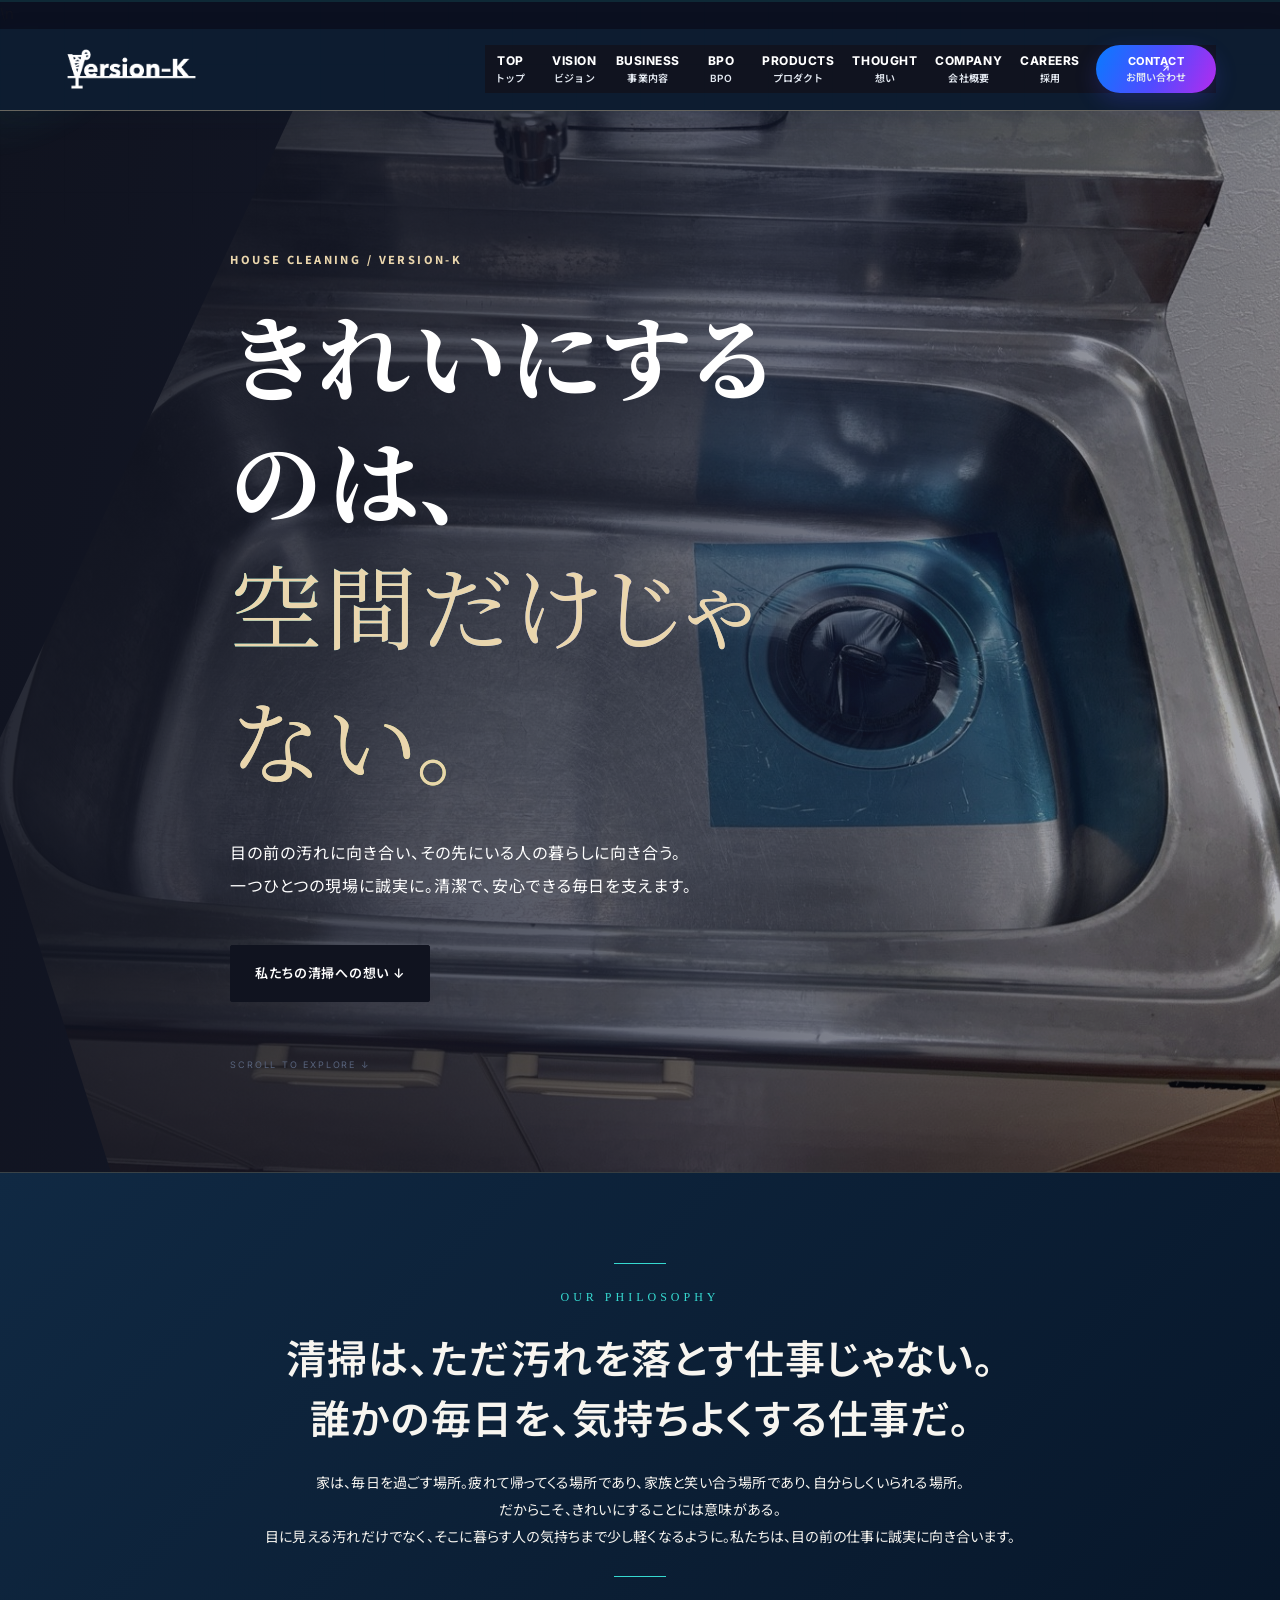
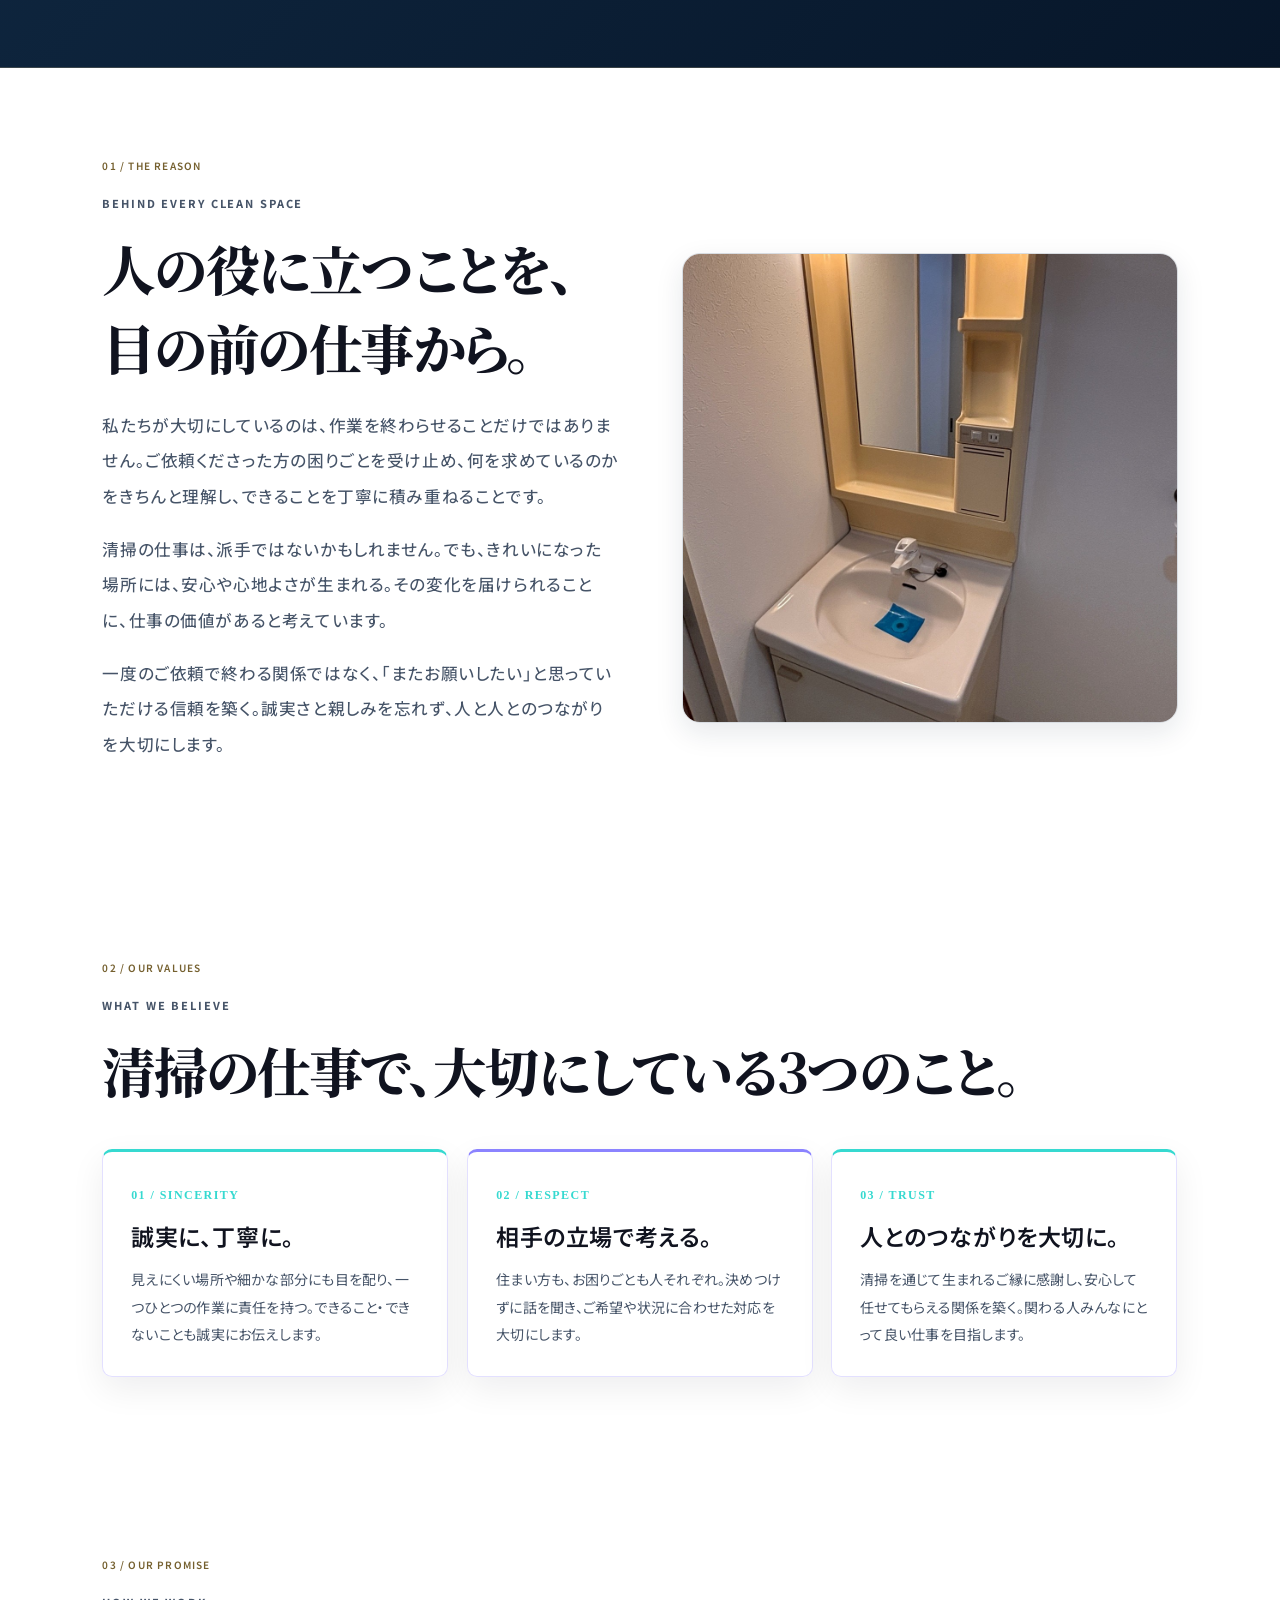
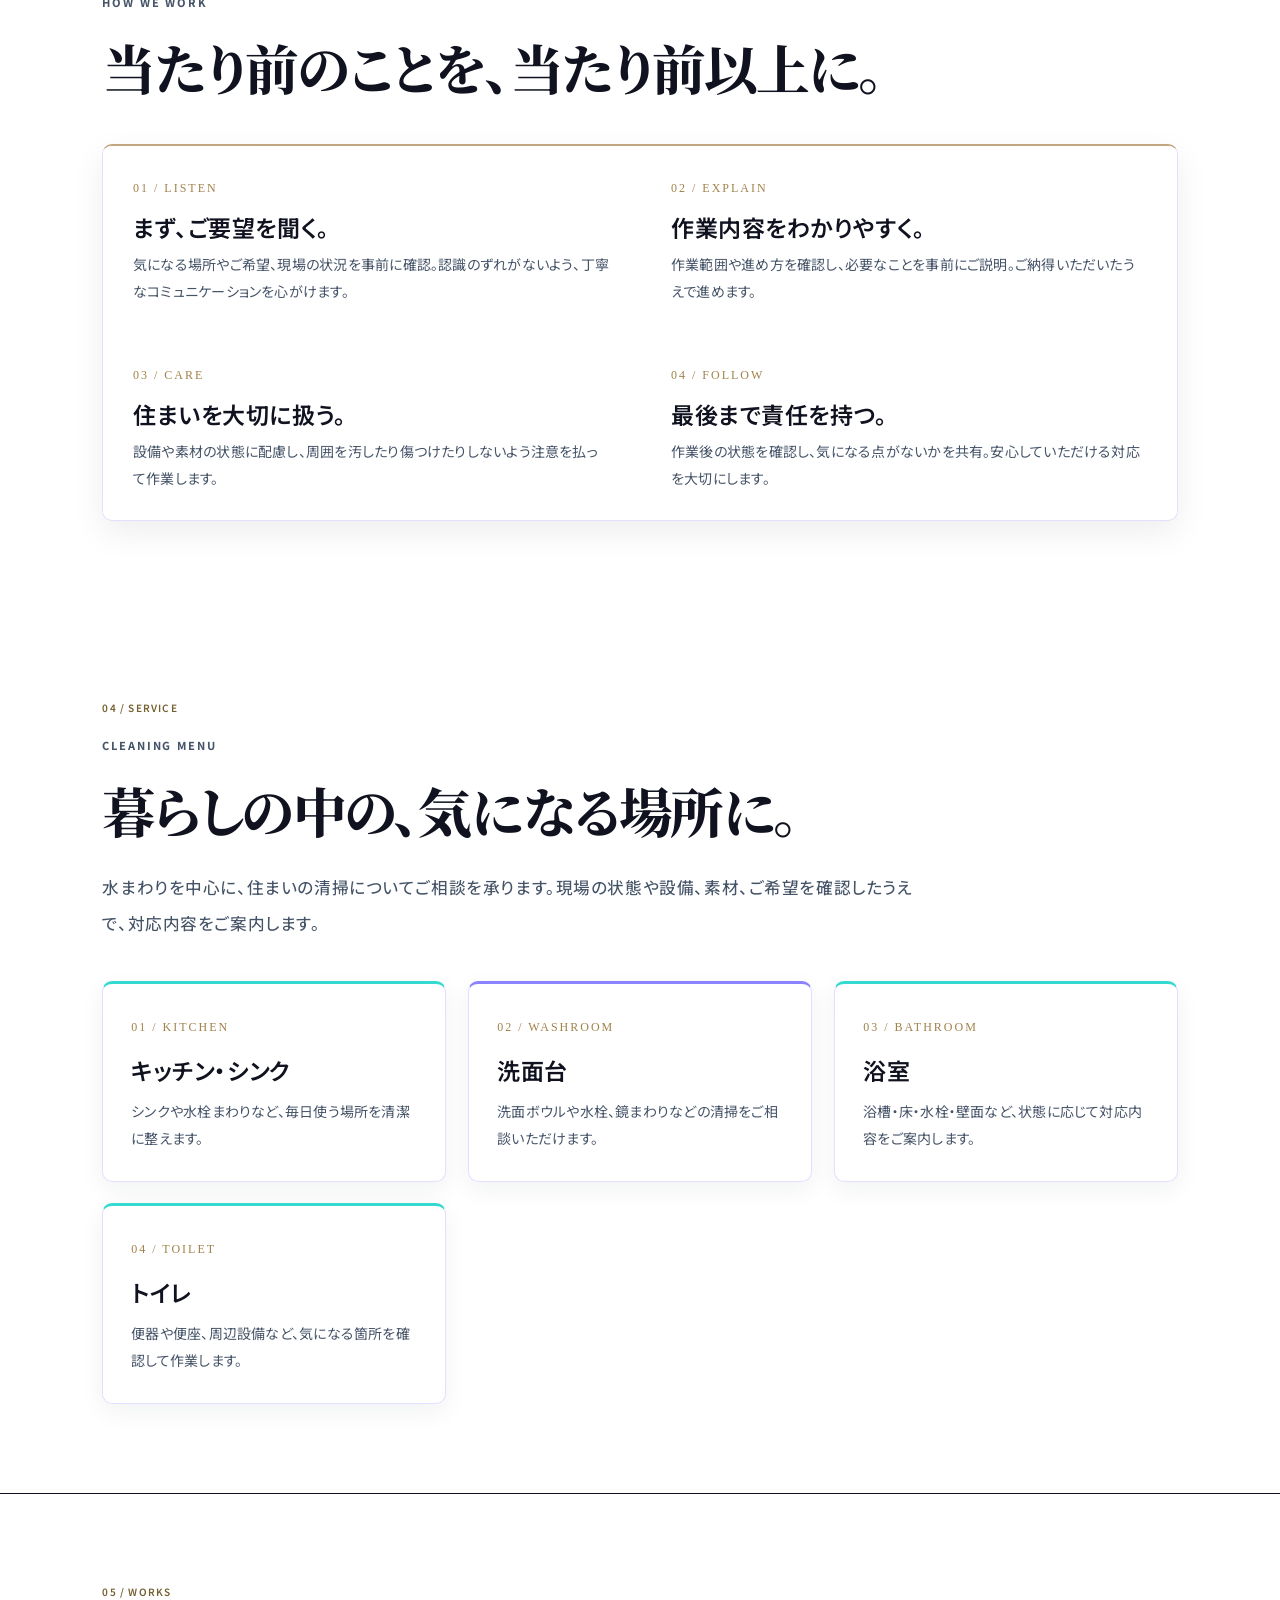
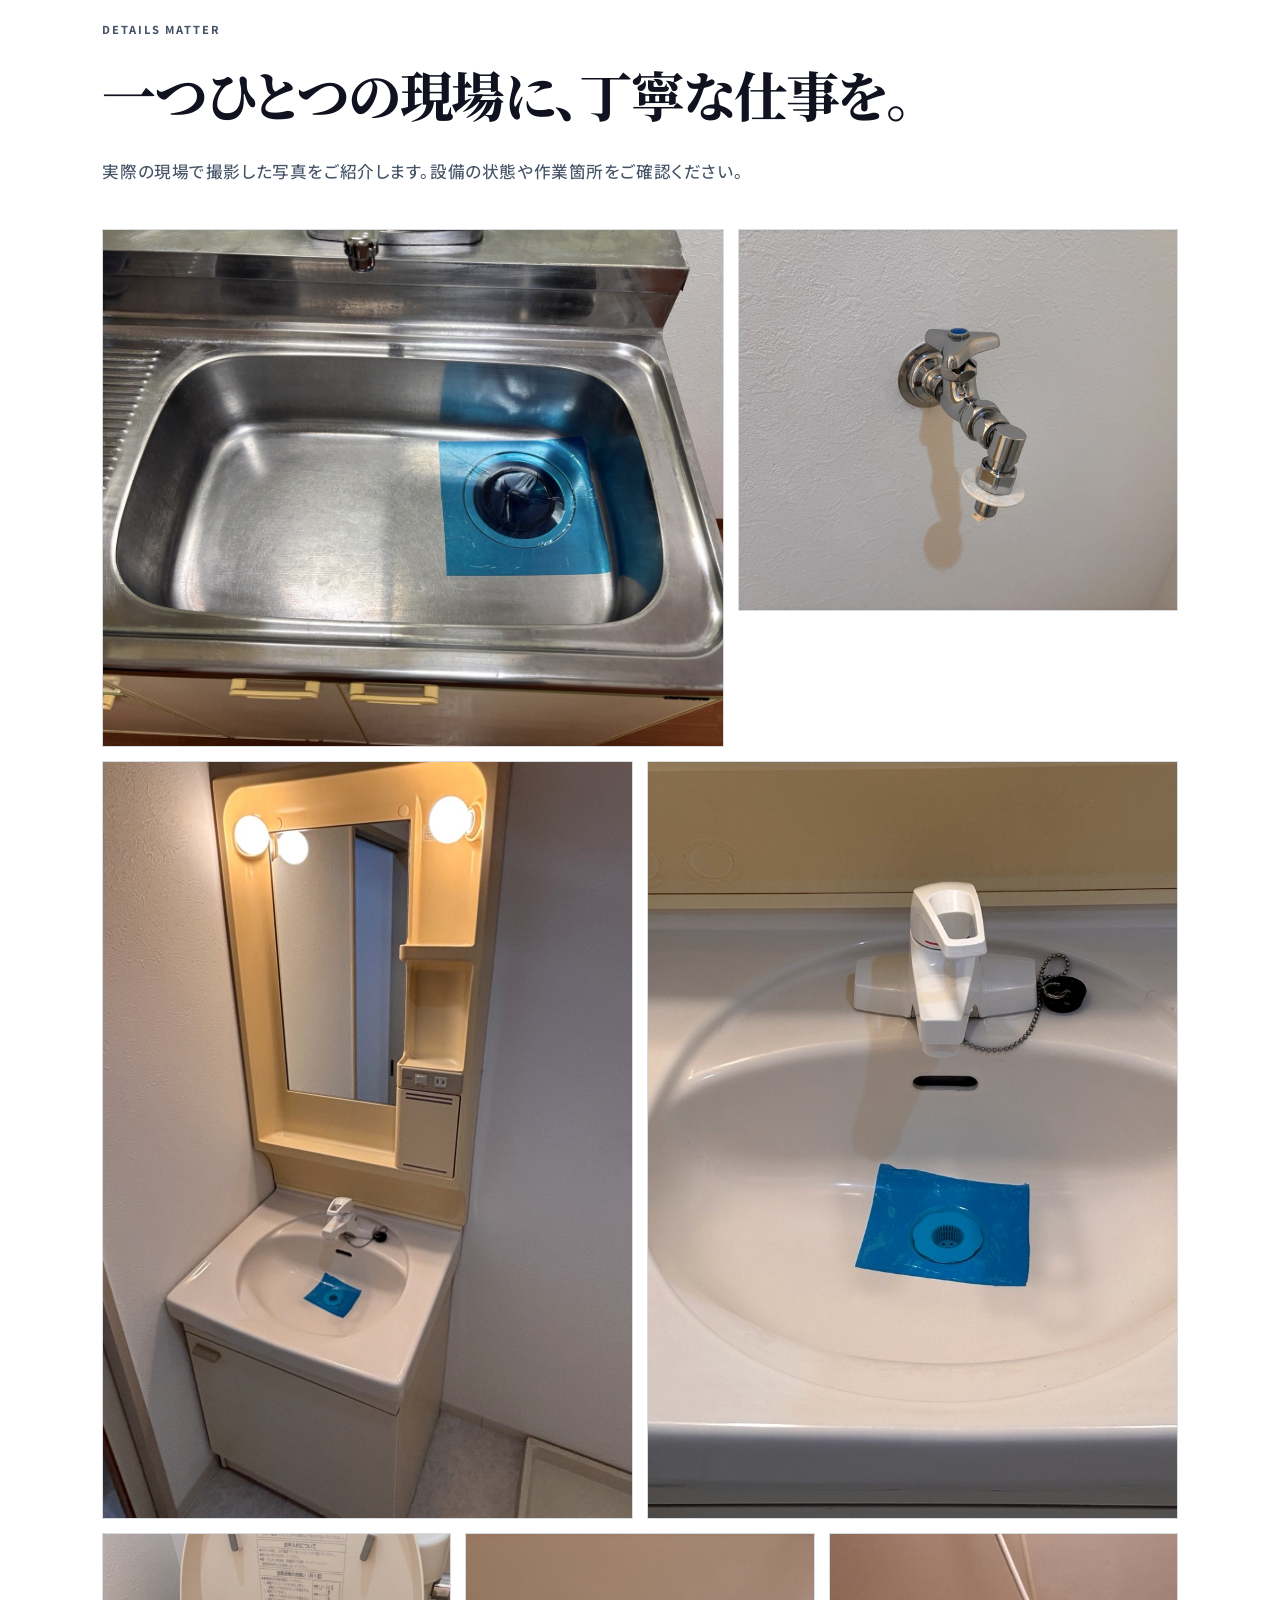
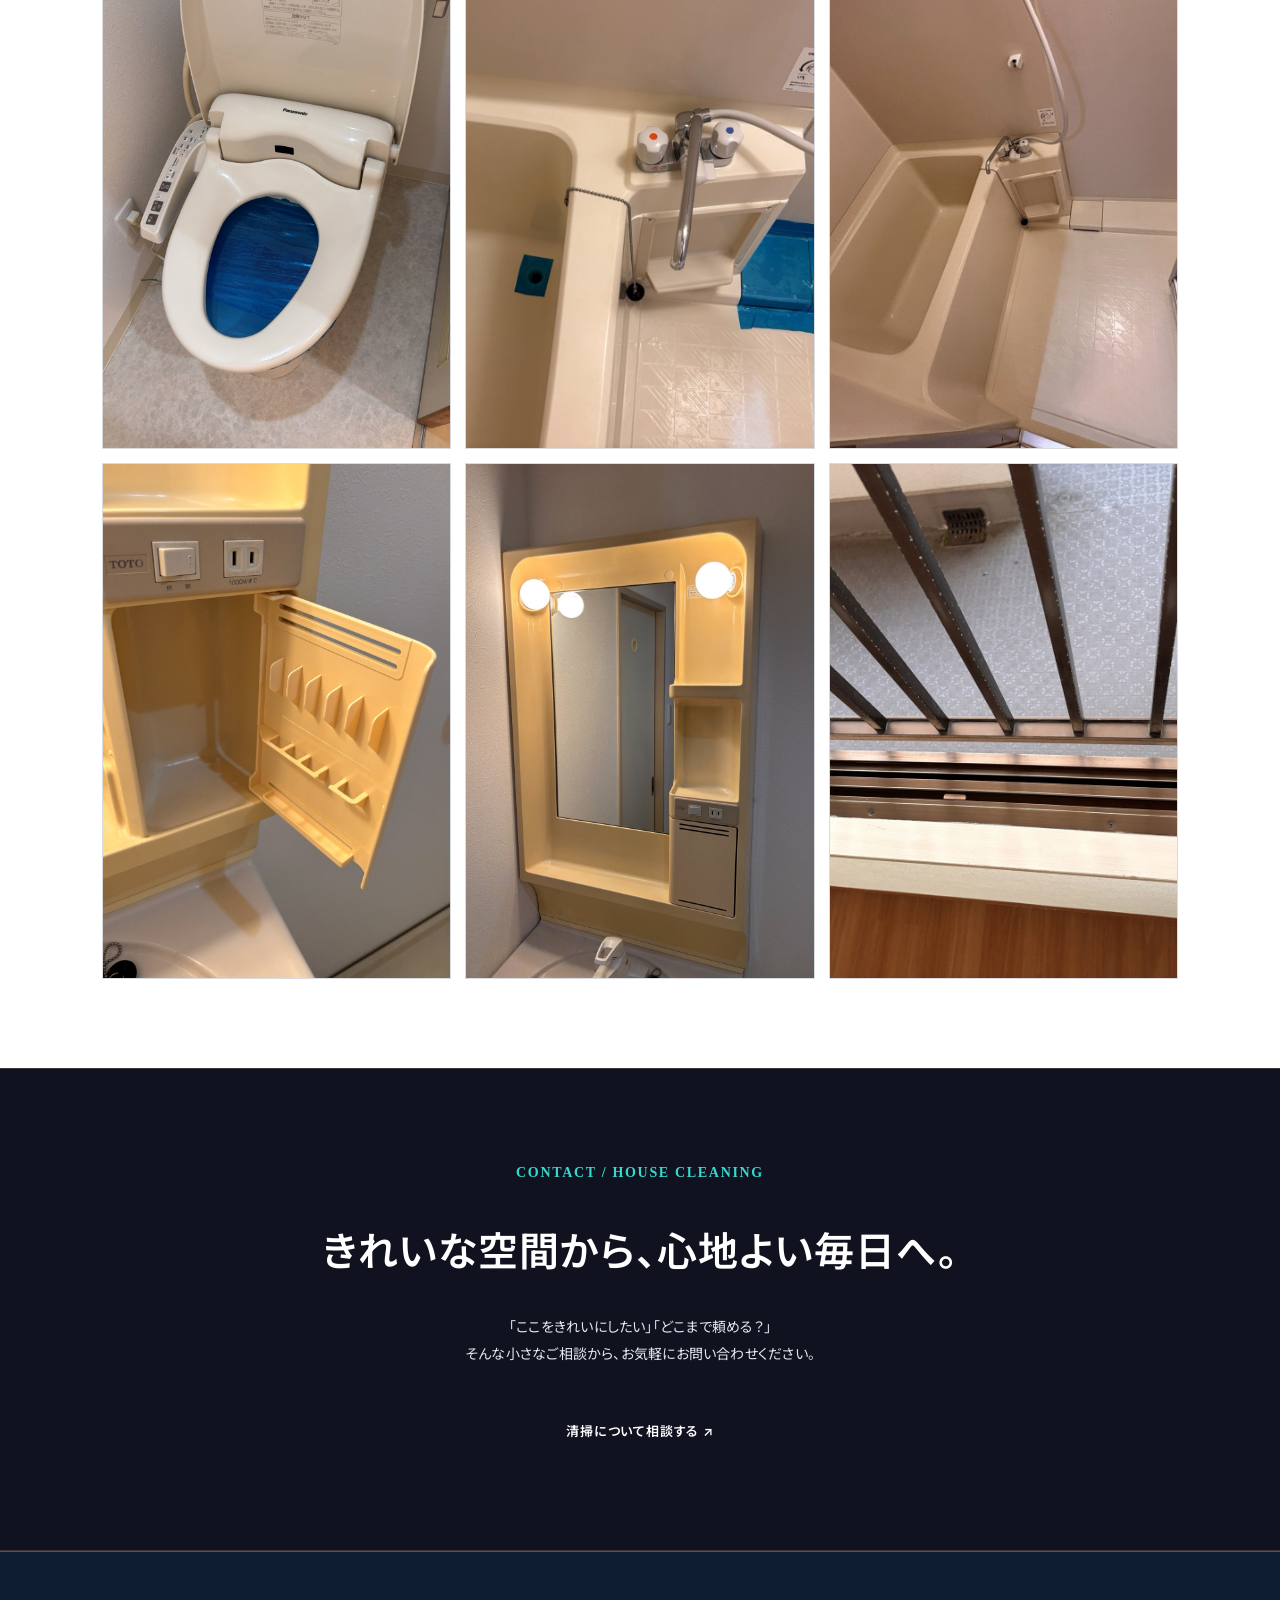
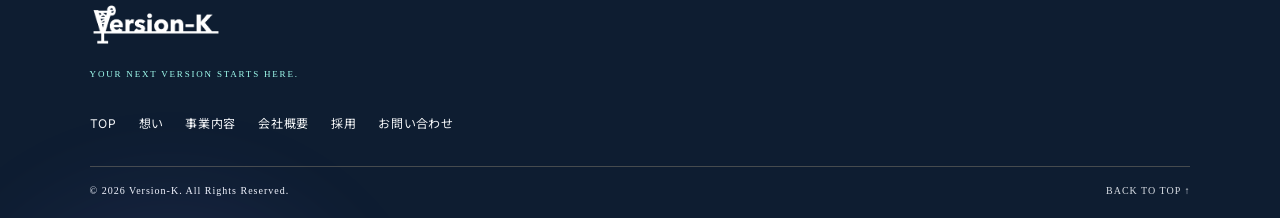
<file: cleaning.html>
<!doctype html>
<html lang="ja">
<head>
<meta charset="utf-8">
<meta name="viewport" content="width=device-width,initial-scale=1">
<meta name="description" content="住まいに向き合い、暮らす人に向き合う。誠実で丁寧なハウスクリーニング。水まわりを中心に、一つひとつの現場に心を込めて対応します。">
<meta name="theme-color" content="#101f35">
<title>ハウスクリーニング | Version-K</title>
<link rel="preconnect" href="https://fonts.googleapis.com">
<link rel="preconnect" href="https://fonts.gstatic.com" crossorigin>
<link href="https://fonts.googleapis.com/css2?family=Cormorant+Garamond:wght@400;500;600;700&family=Noto+Serif+JP:wght@300;400;500;600;700&display=swap" rel="stylesheet">
<link rel="stylesheet" href="style.css">
<style>
.clean-page{--navy:#142238;--navy2:#20344e;--gold:#c5a66b;--gold-light:#e6d5ad;--ink:#253448;--muted:#687586;--paper:#f5f6f7;background:var(--paper);color:var(--ink)}
.clean-page .hero{min-height:720px;background:#142238;position:relative;overflow:hidden}
.clean-page .hero-bg{background-image:url('images/cleaning-new-kitchen.jpg');background-size:cover;background-position:center 54%;opacity:.58}
.clean-page .hero:after{content:"";position:absolute;inset:0;background:linear-gradient(90deg,rgba(10,25,44,.94) 0%,rgba(15,32,53,.78) 48%,rgba(15,32,53,.24) 100%),linear-gradient(0deg,rgba(12,27,46,.35),transparent 55%)}
.clean-page .hero-inner{position:relative;z-index:1;max-width:900px;padding-top:115px;padding-bottom:100px}
.clean-page .eyebrow{font:11px "Playfair Display",serif;letter-spacing:4px;color:var(--gold-light)}
.clean-page .hero h1{font-family:"Noto Serif JP",serif;font-size:clamp(34px,5vw,60px);font-weight:500;letter-spacing:.12em;line-height:1.7;color:#fff;margin:24px 0}
.clean-page .hero h1 em{font-style:normal;color:var(--gold-light)}
.clean-page .hero-copy{max-width:610px;color:#e7ebef;font-size:14px;line-height:2.5;letter-spacing:.06em}
.clean-page .hero .btn{margin-top:25px;background:var(--gold);border:1px solid var(--gold);color:#15243a;letter-spacing:.1em}
.clean-page .section{padding-top:100px;padding-bottom:100px}
.clean-page .section-tag{font:11px "Playfair Display",serif;letter-spacing:3px;color:#a1824b;margin-bottom:28px}
.clean-page .eyebrow.dark{color:#a1824b}
.clean-page h2{font-family:"Noto Serif JP",serif;font-weight:500;letter-spacing:.08em;line-height:1.8;color:var(--navy)}
.clean-page .lead{color:var(--muted);font-size:14px;line-height:2.5;letter-spacing:.035em}
.clean-story{display:grid;grid-template-columns:1.02fr .98fr;gap:8%;align-items:center}
.clean-story h2{font-size:clamp(25px,3vw,38px)}
.clean-story .story-image{width:100%;height:470px;object-fit:cover}
.clean-quote{background:var(--navy);color:#fff;text-align:center;padding:100px 8%;position:relative}
.clean-quote .en{font:12px "Playfair Display",serif;letter-spacing:4px;color:var(--gold-light)}
.clean-quote h2{font-size:clamp(26px,4vw,43px);color:#fff;line-height:1.95;margin:22px auto;max-width:900px}
.clean-quote p{font-size:13px;line-height:2.5;color:#d8e0e8;max-width:760px;margin:auto}
.clean-quote:before,.clean-quote:after{content:"";display:block;width:52px;height:1px;background:var(--gold);margin:0 auto 26px}
.clean-quote:after{margin:26px auto 0}
.clean-values{display:grid;grid-template-columns:repeat(3,1fr);gap:16px;margin-top:40px}
.clean-value{background:#fff;border:1px solid #e1e5e9;border-top:2px solid var(--gold);padding:30px 26px}
.clean-value .num{font:12px "Playfair Display",serif;color:#a1824b;letter-spacing:2px}
.clean-value h3{font-family:"Noto Serif JP",serif;font-size:18px;font-weight:500;color:var(--navy);margin:12px 0}
.clean-value p{font-size:12px;line-height:2.25;color:#697789;margin:0}
.clean-promise{display:grid;grid-template-columns:repeat(2,1fr);gap:1px;background:#dce1e6;border:1px solid #dce1e6;margin-top:38px}
.clean-promise article{background:#fff;padding:27px 30px}
.clean-promise b{font:12px "Playfair Display",serif;color:#a1824b;letter-spacing:2px}
.clean-promise h3{font-family:"Noto Serif JP",serif;font-size:17px;font-weight:500;color:var(--navy);margin:8px 0}
.clean-promise p{font-size:12px;color:#697789;line-height:2.1;margin:0}
.clean-services{display:grid;grid-template-columns:repeat(4,1fr);gap:14px;margin-top:38px}
.clean-service{background:#fff;padding:25px 20px;border:1px solid #e1e5e9}
.clean-service span{font:12px "Playfair Display",serif;color:#a1824b;letter-spacing:2px}
.clean-service h3{font-family:"Noto Serif JP",serif;font-size:16px;font-weight:500;color:var(--navy);margin:12px 0}
.clean-service p{font-size:11px;line-height:2;color:#697789;margin:0}
.clean-gallery{display:grid;grid-template-columns:repeat(12,1fr);gap:14px;margin-top:38px}
.clean-gallery figure{margin:0;background:#fff;overflow:hidden}
.clean-gallery img{display:block;width:100%;height:100%;min-height:220px;object-fit:cover;transition:transform .5s}
.clean-gallery figure:hover img{transform:scale(1.035)}
.clean-gallery figure:nth-child(1){grid-column:span 7;grid-row:span 2}
.clean-gallery figure:nth-child(2){grid-column:span 5}
.clean-gallery figure:nth-child(3),.clean-gallery figure:nth-child(4){grid-column:span 6}
.clean-gallery figure:nth-child(n+5){grid-column:span 4}
.clean-gallery figcaption{padding:11px 13px;font-size:11px;color:#637184;letter-spacing:.04em}
.clean-cta{background:#101e31;color:#fff;text-align:center;padding:90px 8%;border-top:1px solid var(--gold)}
.clean-cta .eyebrow{color:var(--gold-light)}
.clean-cta h2{color:#fff;font-size:clamp(25px,3vw,36px)}
.clean-cta p{color:#d5dde6;font-size:13px;line-height:2.3}
.clean-cta .btn{background:var(--gold);color:#142238;border:1px solid var(--gold)}
@media(max-width:700px){
 .clean-page .hero{min-height:620px}
 .clean-page .hero-bg{background-position:55% center}
 .clean-page .hero-inner{padding-top:85px}
 .clean-page .hero h1{font-size:34px}
 .clean-page .section{padding-top:72px;padding-bottom:72px}
 .clean-story{grid-template-columns:1fr;gap:28px}
 .clean-story .story-image{height:300px}
 .clean-values{grid-template-columns:1fr}
 .clean-promise{grid-template-columns:1fr}
 .clean-services{grid-template-columns:1fr 1fr}
 .clean-gallery{grid-template-columns:repeat(2,1fr)}
 .clean-gallery figure:nth-child(n){grid-column:span 1;grid-row:auto}
 .clean-gallery figure:first-child{grid-column:span 2}
 .clean-gallery img{min-height:170px}
}
</style>
<link rel="stylesheet" href="premium-final.css">
<link rel="stylesheet" href="modern-luxury.css">
<link rel="stylesheet" href="site-reset.css">
<link rel="stylesheet" href="modern-editorial.css">\n<link rel="stylesheet" href="vk-modern-system.css">

<style>

/* =========================================================
   VERSION-K / FINAL CONTRAST FIX
   Header logo + navigation: white on dark navy.
   Dark promotional bands: white copy.
   Light cards/boxes: deep navy copy.
   ========================================================= */
.header .logo,
.header .logo a,
.header .nav,
.header .nav a,
.header .nav a *,
.suit-header .suit-logo,
.suit-header .suit-nav,
.suit-header .suit-nav a,
.footer-nav a,
.footer-links a {
  color: #ffffff !important;
  opacity: 1 !important;
}
.header .logo img,
.header a.logo img,
.header .logo a img,
.suit-header .suit-logo img {
  filter: brightness(0) invert(1) !important;
  opacity: 1 !important;
}
.header .nav a:hover,
.suit-header .suit-nav a:hover,
.footer-nav a:hover,
.footer-links a:hover {
  color: #e6d2a6 !important;
}

/* Dark blue / purple gradient promotional areas */
.vk-product-band,
.vk-product-band > *,
.vk-product-band h1,
.vk-product-band h2,
.vk-product-band h3,
.vk-product-band p,
.vk-product-band li,
.vk-product-band span,
.vk-product-band small,
.rakubure,
.rakubure > div,
.rakubure .eyebrow,
.rakubure h1,
.rakubure h2,
.rakubure h3,
.rakubure p,
.rakubure li,
.rakubure .rakubure-logo-wrap > span {
  color: #ffffff !important;
  opacity: 1 !important;
}

/* Light product panels and boxes: dark readable typography */
.rakubure-visual,
.rakubure-visual > *,
.rakubure-visual p,
.rakubure-visual span,
.rakubure-visual small,
.rakubure-visual .rakubure-logo-wrap > span {
  color: #10243f !important;
  opacity: 1 !important;
}
.rakubure-visual {
  background: #ffffff !important;
  border: 1px solid rgba(16,36,63,.12) !important;
}
.rakubure-visual .rakubure-list span {
  color: #10243f !important;
  background: #f1f4f8 !important;
  border: 1px solid #dce3eb !important;
}
.rakubure-visual > p {
  color: #34465d !important;
}
.rakubure-logo-wrap > span {
  color: #34465d !important;
}

/* Keep call-to-action labels legible on their own backgrounds */
.rakubure-actions .btn-gold {
  background: #d9bd86 !important;
  color: #10243f !important;
}
.rakubure-actions .btn-line {
  color: #ffffff !important;
  border-color: #e6d2a6 !important;
}
.vk-product-card,
.vk-product-card h3,
.vk-product-card p,
.vk-product-card span {
  color: #10243f !important;
}

</style>
  <link rel="stylesheet" href="future-theme.css">
  <link rel="stylesheet" href="vk-global-future.css">
  <link rel="stylesheet" href="vk-bpo-layout.css">
  <link rel="stylesheet" href="vk-balanced-system.css">
  <link rel="stylesheet" href="vk-balanced-motion.css">
  <link rel="stylesheet" href="vk-responsive-final.css">
  <link rel="stylesheet" href="vk-header-navigation.css">
  <link rel="stylesheet" href="vk-content-visibility-fix.css">
  <link rel="stylesheet" href="vk-site-unified.css">
  <link rel="stylesheet" href="vk-final-readability-repair.css">
</head>
<body>
<header class="header">
<a class="logo" href="index.html" aria-label="Version-K ホーム"><img src="images/version-k-main-logo.png" alt="Version-K"></a>
<button class="menu-btn" aria-label="メニュー" aria-expanded="false"><i></i><i></i></button>
<nav class="nav" aria-label="メインナビゲーション"><a href="index.html"><span class="vk-nav-en">TOP</span><span class="vk-nav-ja">トップ</span></a><a href="index.html#vision"><span class="vk-nav-en">VISION</span><span class="vk-nav-ja">ビジョン</span></a><a href="index.html#business"><span class="vk-nav-en">BUSINESS</span><span class="vk-nav-ja">事業内容</span></a><a href="bpo.html"><span class="vk-nav-en">BPO</span><span class="vk-nav-ja">BPO</span></a><a href="index.html#products"><span class="vk-nav-en">PRODUCTS</span><span class="vk-nav-ja">プロダクト</span></a><a href="thought.html"><span class="vk-nav-en">THOUGHT</span><span class="vk-nav-ja">想い</span></a><a href="company.html"><span class="vk-nav-en">COMPANY</span><span class="vk-nav-ja">会社概要</span></a><a href="recruit.html"><span class="vk-nav-en">CAREERS</span><span class="vk-nav-ja">採用</span></a><a class="nav-cta" href="contact.html"><span class="vk-nav-en">CONTACT</span><span class="vk-nav-ja">お問い合わせ</span><span class="vk-nav-arrow">↗</span></a></nav>
</header>
<main class="clean-page">
<section class="hero">
<div class="hero-bg"></div>
<div class="hero-inner">
<p class="eyebrow">HOUSE CLEANING / VERSION-K</p>
<h1>きれいにするのは、<br><em>空間だけじゃない。</em></h1>
<p class="hero-copy">目の前の汚れに向き合い、その先にいる人の暮らしに向き合う。<br>一つひとつの現場に誠実に。清潔で、安心できる毎日を支えます。</p>
<a class="btn" href="#philosophy">私たちの清掃への想い ↓</a>
</div>
</section>

<section class="clean-quote" id="philosophy">
<div class="en">OUR PHILOSOPHY</div>
<h2>清掃は、ただ汚れを落とす仕事じゃない。<br>誰かの毎日を、気持ちよくする仕事だ。</h2>
<p>家は、毎日を過ごす場所。疲れて帰ってくる場所であり、家族と笑い合う場所であり、自分らしくいられる場所。<br>だからこそ、きれいにすることには意味がある。<br>目に見える汚れだけでなく、そこに暮らす人の気持ちまで少し軽くなるように。私たちは、目の前の仕事に誠実に向き合います。</p>
</section>

<section class="section reveal">
<div class="section-tag">01 / THE REASON</div>
<div class="clean-story">
<div>
<p class="eyebrow dark">BEHIND EVERY CLEAN SPACE</p>
<h2>人の役に立つことを、<br>目の前の仕事から。</h2>
<p class="lead">私たちが大切にしているのは、作業を終わらせることだけではありません。ご依頼くださった方の困りごとを受け止め、何を求めているのかをきちんと理解し、できることを丁寧に積み重ねることです。</p>
<p class="lead">清掃の仕事は、派手ではないかもしれません。でも、きれいになった場所には、安心や心地よさが生まれる。その変化を届けられることに、仕事の価値があると考えています。</p>
<p class="lead">一度のご依頼で終わる関係ではなく、「またお願いしたい」と思っていただける信頼を築く。誠実さと親しみを忘れず、人と人とのつながりを大切にします。</p>
</div>
<img class="story-image" src="images/cleaning-new-vanity.jpg" alt="洗面台まわりの清掃・施工風景">
</div>
</section>

<section class="section" style="background:#e9edf1">
<div class="section-tag">02 / OUR VALUES</div>
<p class="eyebrow dark">WHAT WE BELIEVE</p>
<h2>清掃の仕事で、大切にしている3つのこと。</h2>
<div class="clean-values">
<article class="clean-value"><span class="num">01 / SINCERITY</span><h3>誠実に、丁寧に。</h3><p>見えにくい場所や細かな部分にも目を配り、一つひとつの作業に責任を持つ。できること・できないことも誠実にお伝えします。</p></article>
<article class="clean-value"><span class="num">02 / RESPECT</span><h3>相手の立場で考える。</h3><p>住まい方も、お困りごとも人それぞれ。決めつけずに話を聞き、ご希望や状況に合わせた対応を大切にします。</p></article>
<article class="clean-value"><span class="num">03 / TRUST</span><h3>人とのつながりを大切に。</h3><p>清掃を通じて生まれるご縁に感謝し、安心して任せてもらえる関係を築く。関わる人みんなにとって良い仕事を目指します。</p></article>
</div>
</section>

<section class="section">
<div class="section-tag">03 / OUR PROMISE</div>
<p class="eyebrow dark">HOW WE WORK</p>
<h2>当たり前のことを、当たり前以上に。</h2>
<div class="clean-promise">
<article><b>01 / LISTEN</b><h3>まず、ご要望を聞く。</h3><p>気になる場所やご希望、現場の状況を事前に確認。認識のずれがないよう、丁寧なコミュニケーションを心がけます。</p></article>
<article><b>02 / EXPLAIN</b><h3>作業内容をわかりやすく。</h3><p>作業範囲や進め方を確認し、必要なことを事前にご説明。ご納得いただいたうえで進めます。</p></article>
<article><b>03 / CARE</b><h3>住まいを大切に扱う。</h3><p>設備や素材の状態に配慮し、周囲を汚したり傷つけたりしないよう注意を払って作業します。</p></article>
<article><b>04 / FOLLOW</b><h3>最後まで責任を持つ。</h3><p>作業後の状態を確認し、気になる点がないかを共有。安心していただける対応を大切にします。</p></article>
</div>
</section>

<section class="section" style="background:#e9edf1">
<div class="section-tag">04 / SERVICE</div>
<p class="eyebrow dark">CLEANING MENU</p>
<h2>暮らしの中の、気になる場所に。</h2>
<p class="lead">水まわりを中心に、住まいの清掃についてご相談を承ります。現場の状態や設備、素材、ご希望を確認したうえで、対応内容をご案内します。</p>
<div class="clean-services">
<article class="clean-service"><span>01 / KITCHEN</span><h3>キッチン・シンク</h3><p>シンクや水栓まわりなど、毎日使う場所を清潔に整えます。</p></article>
<article class="clean-service"><span>02 / WASHROOM</span><h3>洗面台</h3><p>洗面ボウルや水栓、鏡まわりなどの清掃をご相談いただけます。</p></article>
<article class="clean-service"><span>03 / BATHROOM</span><h3>浴室</h3><p>浴槽・床・水栓・壁面など、状態に応じて対応内容をご案内します。</p></article>
<article class="clean-service"><span>04 / TOILET</span><h3>トイレ</h3><p>便器や便座、周辺設備など、気になる箇所を確認して作業します。</p></article>
</div>
</section>

<section class="section">
<div class="section-tag">05 / WORKS</div>
<p class="eyebrow dark">DETAILS MATTER</p>
<h2>一つひとつの現場に、丁寧な仕事を。</h2>
<p class="lead">実際の現場で撮影した写真をご紹介します。設備の状態や作業箇所をご確認ください。</p>
<div class="clean-gallery">
<figure><img src="images/cleaning-new-kitchen.jpg" alt="ステンレスシンクの施工風景" loading="lazy"><figcaption>キッチン・ステンレスシンク</figcaption></figure>
<figure><img src="images/cleaning-new-faucet.jpg" alt="水栓金具の施工風景" loading="lazy"><figcaption>水栓金具まわり</figcaption></figure>
<figure><img src="images/cleaning-new-vanity.jpg" alt="洗面化粧台の施工風景" loading="lazy"><figcaption>洗面化粧台</figcaption></figure>
<figure><img src="images/cleaning-new-basin.jpg" alt="洗面ボウルの施工風景" loading="lazy"><figcaption>洗面ボウル・排水口</figcaption></figure>
<figure><img src="images/cleaning-new-toilet.jpg" alt="トイレ設備の施工風景" loading="lazy"><figcaption>トイレ設備</figcaption></figure>
<figure><img src="images/cleaning-new-bath-detail.jpg" alt="浴室水栓の施工風景" loading="lazy"><figcaption>浴室水栓・壁面</figcaption></figure>
<figure><img src="images/cleaning-new-bathroom.jpg" alt="浴室全体の施工風景" loading="lazy"><figcaption>浴室全体</figcaption></figure>
<figure><img src="images/cleaning-new-storage.jpg" alt="洗面台収納の施工風景" loading="lazy"><figcaption>洗面台収納</figcaption></figure>
<figure><img src="images/cleaning-new-mirror.jpg" alt="洗面鏡の施工風景" loading="lazy"><figcaption>洗面鏡・照明まわり</figcaption></figure>
<figure><img src="images/cleaning-new-sash.jpg" alt="窓サッシの施工風景" loading="lazy"><figcaption>窓サッシ・建具まわり</figcaption></figure>
</div>
</section>

<section class="clean-cta">
<p class="eyebrow">CONTACT / HOUSE CLEANING</p>
<h2>きれいな空間から、心地よい毎日へ。</h2>
<p>「ここをきれいにしたい」「どこまで頼める？」<br>そんな小さなご相談から、お気軽にお問い合わせください。</p>
<a class="btn" href="contact.html?subject=ハウスクリーニングについて">清掃について相談する ↗</a>
</section>
</main>
<footer class="footer">
<a class="logo" href="index.html" aria-label="Version-K ホーム"><img src="images/version-k-main-logo.png" alt="Version-K"></a><p>YOUR NEXT VERSION STARTS HERE.</p>
<nav class="footer-nav"><a href="index.html">TOP</a><a href="thought.html">想い</a><a href="index.html#business">事業内容</a><a href="company.html">会社概要</a><a href="recruit.html">採用</a><a href="contact.html">お問い合わせ</a></nav>
<div class="footer-bottom"><span>© <span id="year"></span> Version-K. All Rights Reserved.</span><a href="#">BACK TO TOP ↑</a></div>
</footer>
<script src="script.js"></script>
<script src="modern-motion.js"></script><script src="vk-motion.js" defer></script>
  <script src="vk-global-motion.js" defer></script>
  <script src="vk-balanced-motion.js" defer></script>
</body>
</html>
</file>
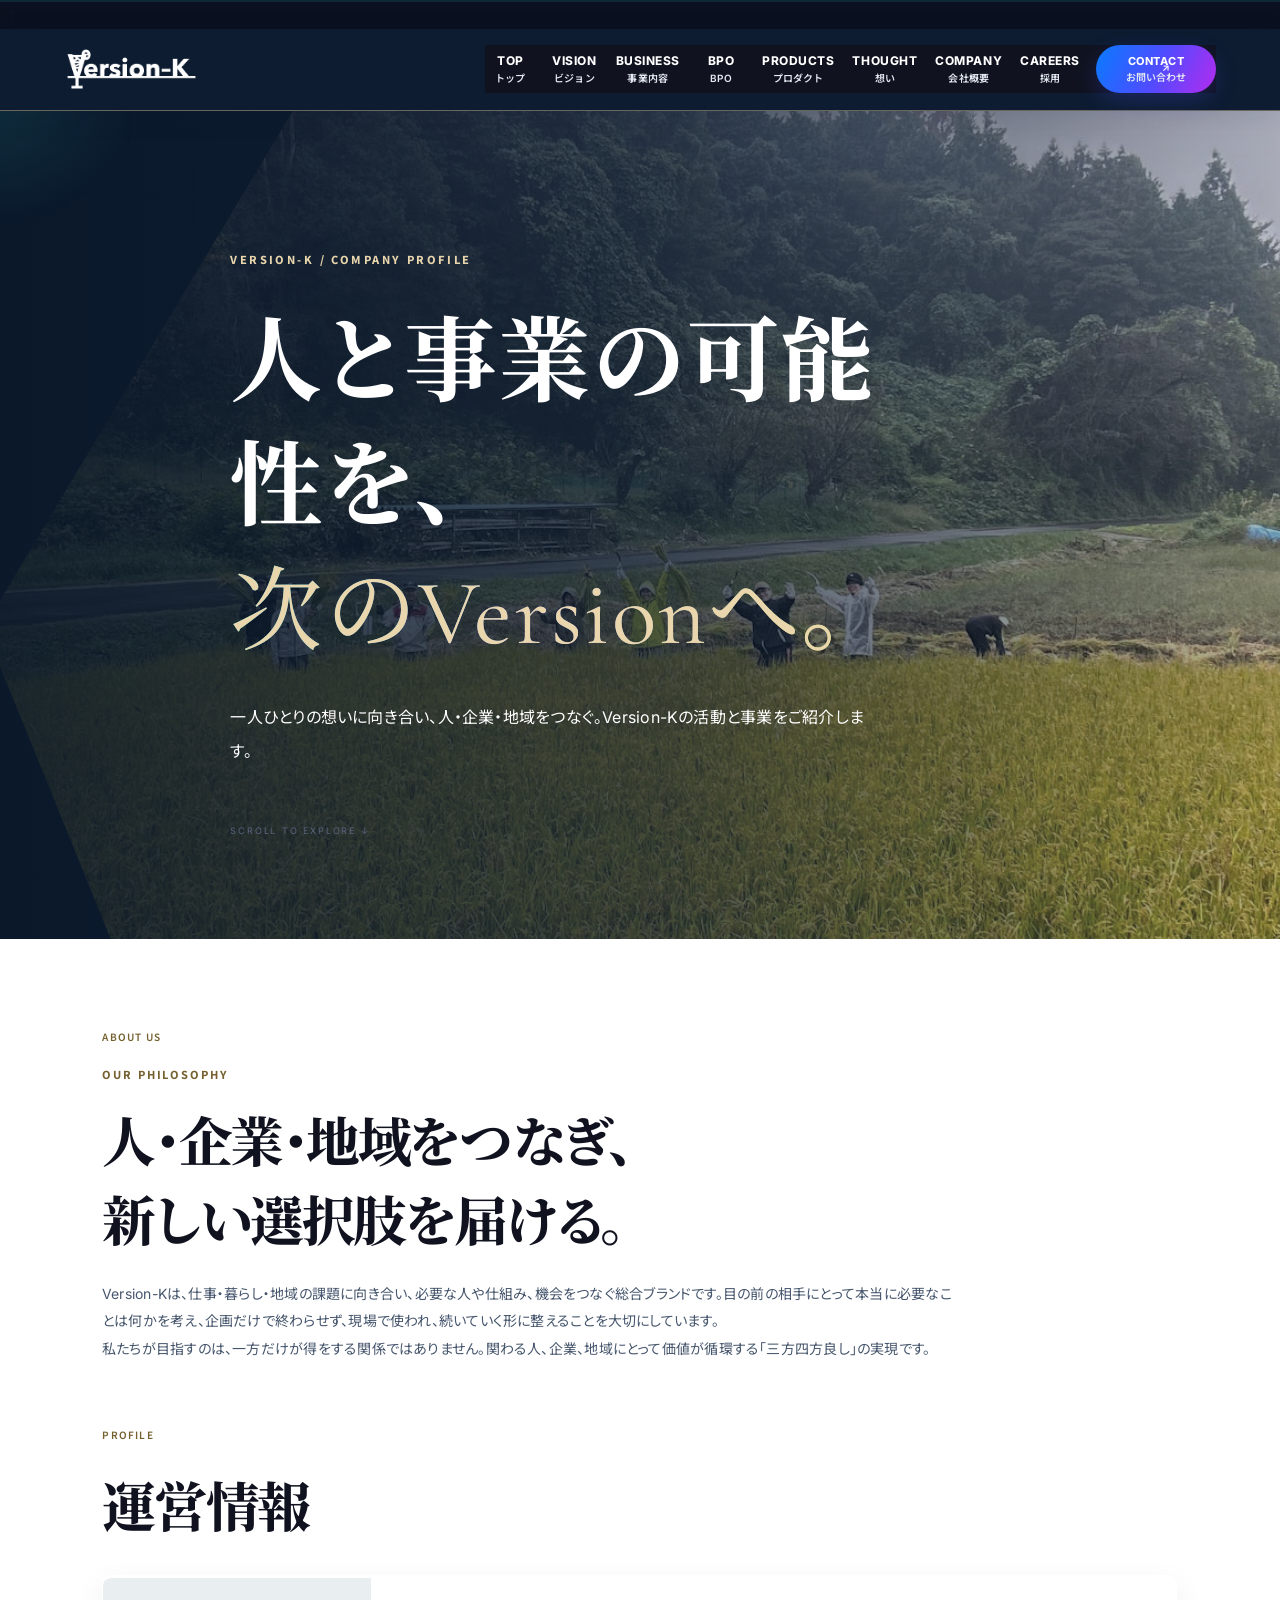
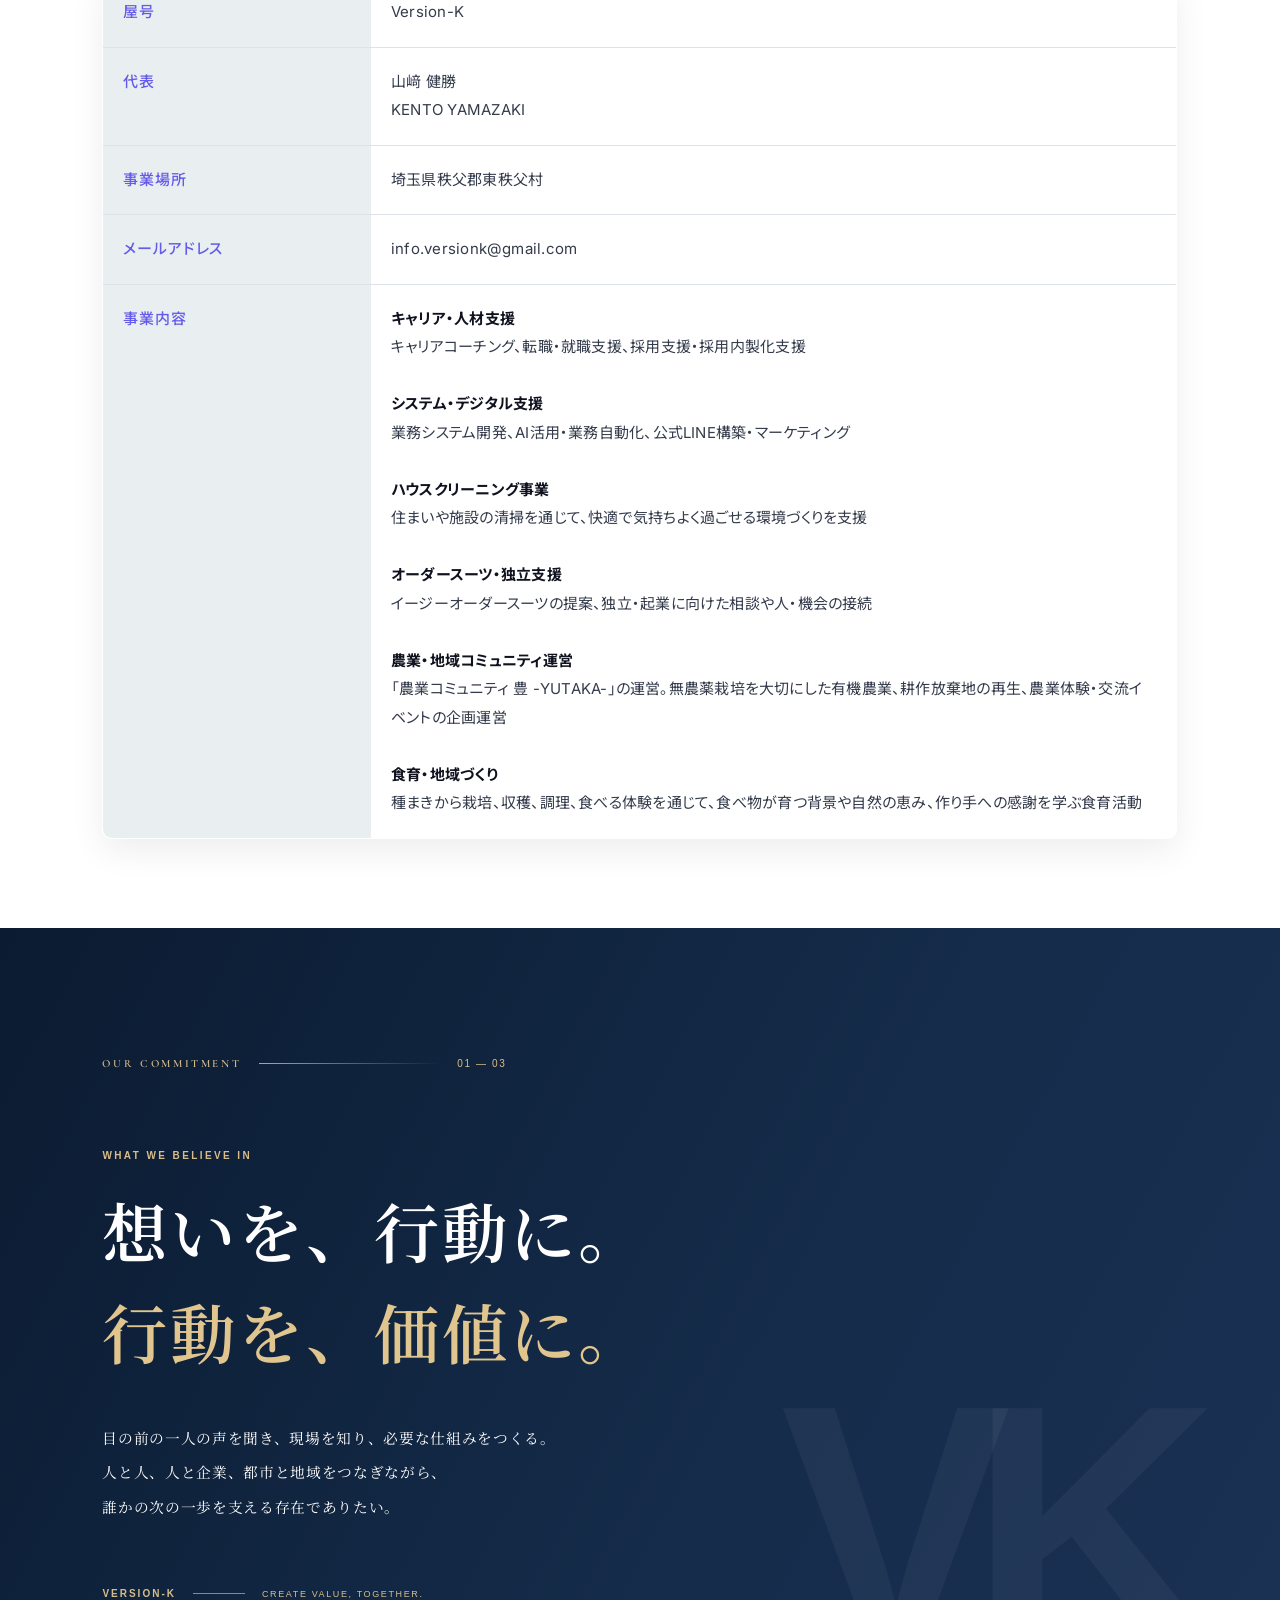
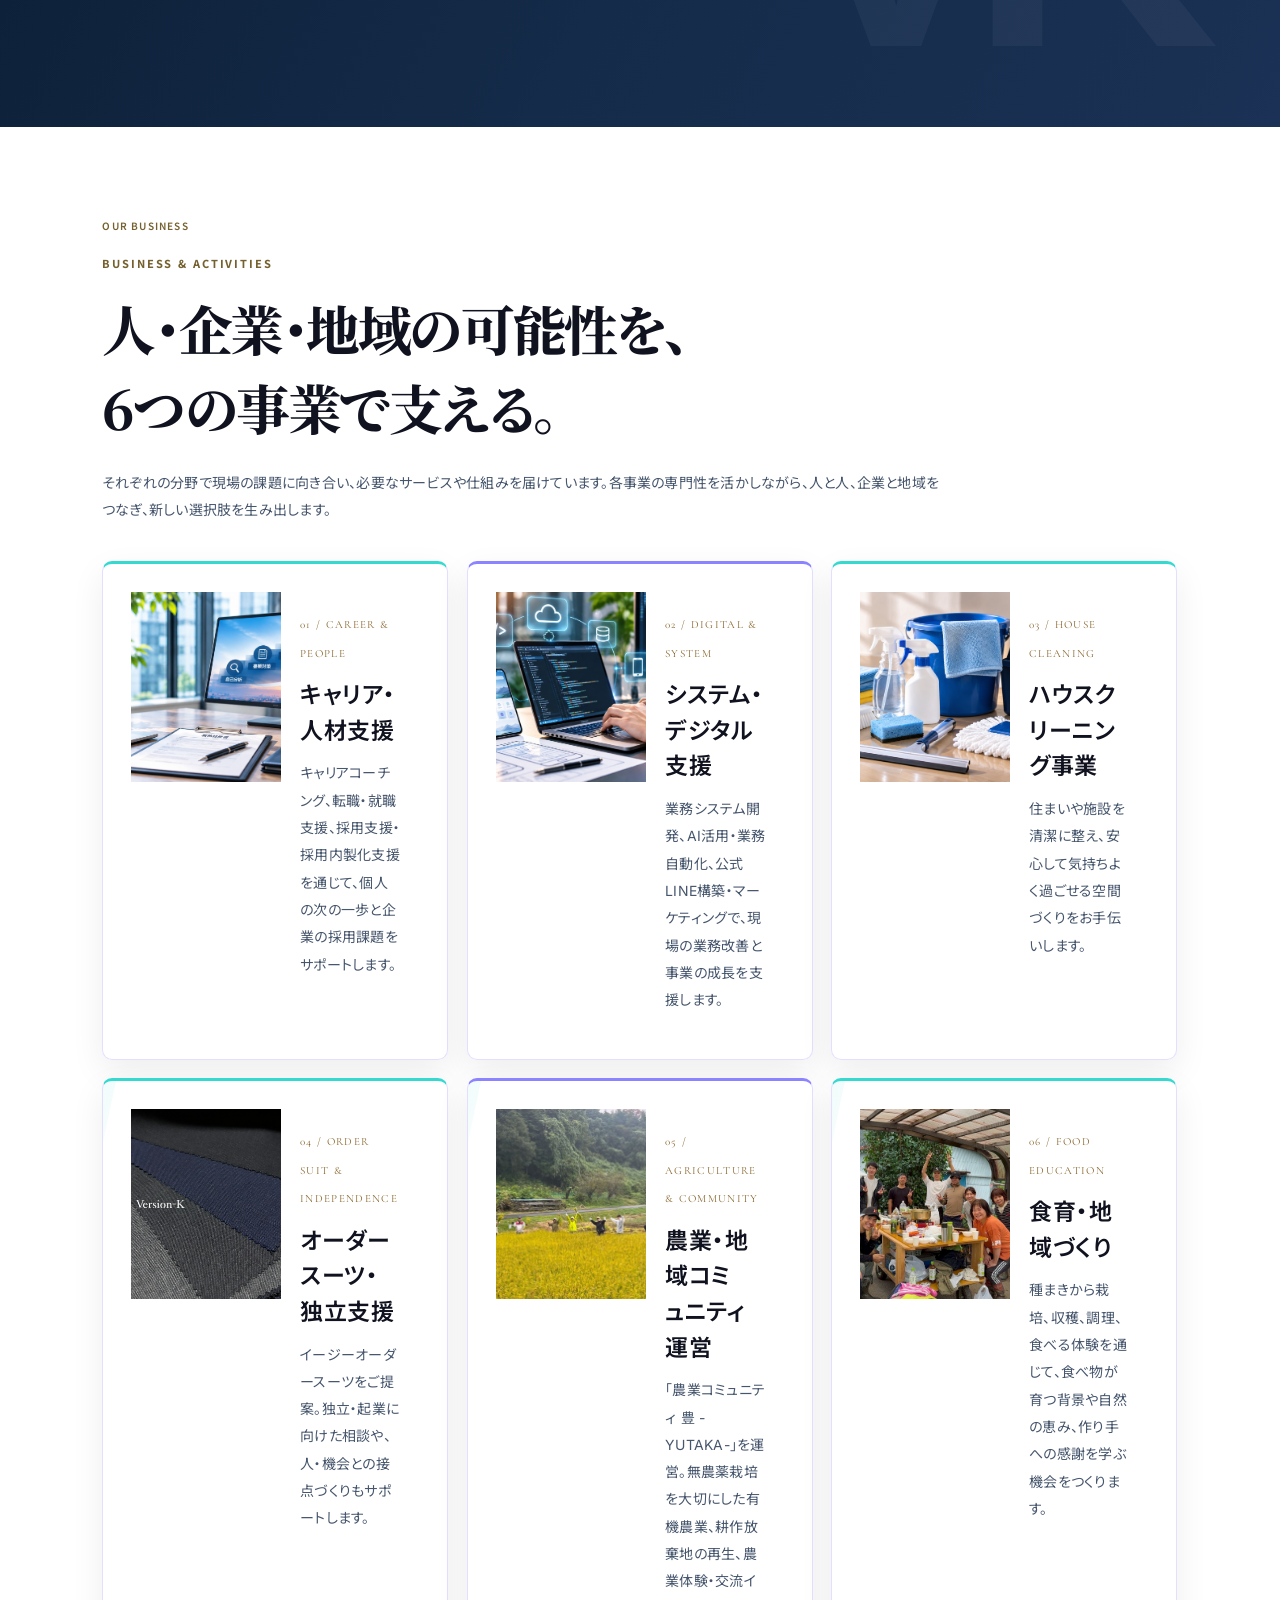
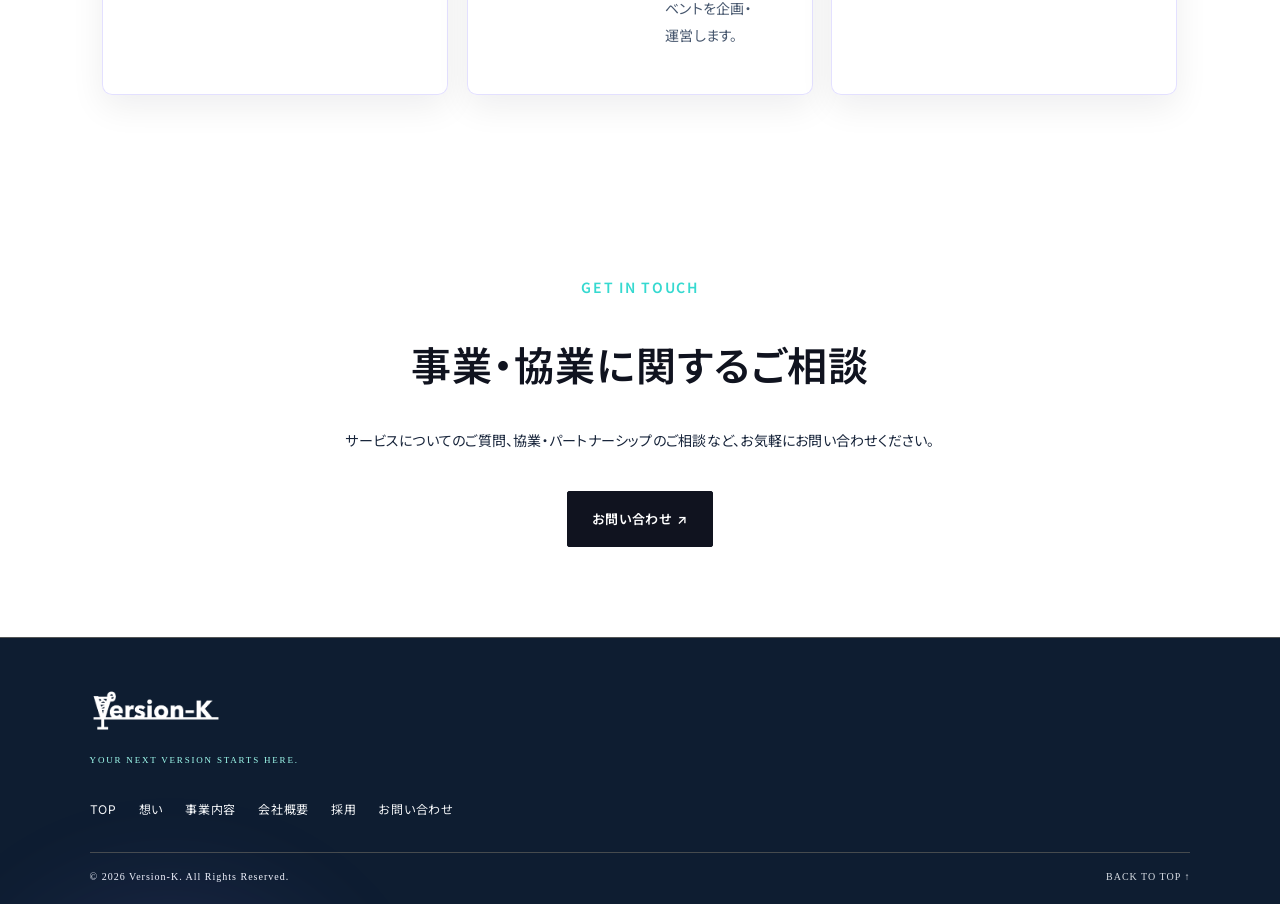
<file: company.html>
<!doctype html>
<html lang="ja"><head>
<meta charset="utf-8"><meta name="viewport" content="width=device-width,initial-scale=1">
<meta name="description" content="Version-Kの運営情報と事業内容をご紹介します。">
<meta name="theme-color" content="#101f35"><title>会社概要 | Version-K</title>
<link rel="preconnect" href="https://fonts.googleapis.com"><link rel="preconnect" href="https://fonts.gstatic.com" crossorigin>
<link href="https://fonts.googleapis.com/css2?family=Cormorant+Garamond:wght@400;500;600;700&family=Noto+Serif+JP:wght@300;400;500;600;700&display=swap" rel="stylesheet">
<link rel="stylesheet" href="style.css">
<style>
.company-hero .hero-bg{background-image:url('images/yutaka-ricefield.jpg')!important;background-position:center 54%!important;opacity:.52}
.company-hero:after{background:linear-gradient(90deg,rgba(10,23,40,.96),rgba(16,31,53,.38))!important}
.company-content{background:#f7f5ef;color:#14243a}
.company-content h2,.company-content h3{color:#14243a}
.company-content p,.company-content li{color:#465468}
.profile-table{width:100%;border-collapse:collapse;margin-top:32px;background:#fff}
.profile-table th,.profile-table td{padding:20px 22px;border-bottom:1px solid #e7e1d6;text-align:left;vertical-align:top}
.profile-table th{width:25%;font-weight:500;color:#76551f;letter-spacing:.06em;background:#f1eee7}
.profile-table td{color:#35445a;line-height:1.9}
.company-intro{max-width:850px;font-size:15px;line-height:2.5}
.business-gallery{display:grid;grid-template-columns:repeat(3,1fr);gap:18px;margin-top:35px}
.business-gallery figure{margin:0;background:#fff;border:1px solid #e8e2d8}
.business-gallery img{width:100%;height:220px;object-fit:cover;display:block}
.business-gallery figcaption{padding:14px 16px;color:#14243a;font-size:13px;letter-spacing:.04em}
.business-gallery figcaption small{display:block;margin-top:5px;color:#76551f;font:11px 'Cormorant Garamond',serif;letter-spacing:.15em}
.company-values{background:#101f35;color:#fff;padding:85px 8%;text-align:center}
.company-values h2{color:#fff}.company-values p{max-width:820px;margin:20px auto;color:#e3e8ef;line-height:2.5}
.company-contact{background:#1b2d47;color:#fff;text-align:center;padding:75px 8%}
.company-contact h2{color:#fff}.company-contact p{color:#e3e8ef}
.company-contact .btn{background:#c5a46a;color:#101f35}
@media(max-width:760px){.business-gallery{grid-template-columns:repeat(2,1fr)}.business-gallery img{height:170px}.profile-table th,.profile-table td{padding:14px 12px}.profile-table th{width:32%}}
@media(max-width:480px){.business-gallery{grid-template-columns:1fr}}


/* Company page: clear business overview with compact supporting imagery */
.company-business{background:#F1E9DC!important}
.company-business .company-intro{margin-bottom:34px}
.business-cards{display:grid;grid-template-columns:repeat(2,minmax(0,1fr));gap:18px;margin-top:38px}
.business-card{display:grid;grid-template-columns:150px minmax(0,1fr);align-items:stretch;gap:0;background:#fff;border:1px solid rgba(177,138,76,.38);box-shadow:0 8px 24px rgba(16,31,53,.045);min-height:160px}
.business-card>img{width:150px;height:100%;min-height:160px;max-height:190px;object-fit:cover;display:block}
.business-card-copy{padding:17px 19px}
.business-card-copy>span{font:11px 'Cormorant Garamond',serif;letter-spacing:.12em;color:#8A672F}
.business-card-copy h3{font-size:17px;line-height:1.6;margin:7px 0 6px;color:#14243A!important}
.business-card-copy p{font-size:12px;line-height:1.9;margin:0;color:#465468!important}
@media(max-width:800px){
 .business-cards{grid-template-columns:1fr}
}
@media(max-width:520px){
 .business-card{grid-template-columns:112px minmax(0,1fr)}
 .business-card>img{width:112px;min-height:150px}
 .business-card-copy{padding:13px}
 .business-card-copy h3{font-size:15px}
 .business-card-copy p{font-size:11px}
 .business-card-copy>span{font-size:10px}
}

</style><link rel="stylesheet" href="premium-final.css">
<link rel="stylesheet" href="modern-luxury.css">
<link rel="stylesheet" href="site-reset.css">
<link rel="stylesheet" href="modern-editorial.css">\n<link rel="stylesheet" href="vk-modern-system.css">

<style>

/* =========================================================
   VERSION-K / FINAL CONTRAST FIX
   Header logo + navigation: white on dark navy.
   Dark promotional bands: white copy.
   Light cards/boxes: deep navy copy.
   ========================================================= */
.header .logo,
.header .logo a,
.header .nav,
.header .nav a,
.header .nav a *,
.suit-header .suit-logo,
.suit-header .suit-nav,
.suit-header .suit-nav a,
.footer-nav a,
.footer-links a {
  color: #ffffff !important;
  opacity: 1 !important;
}
.header .logo img,
.header a.logo img,
.header .logo a img,
.suit-header .suit-logo img {
  filter: brightness(0) invert(1) !important;
  opacity: 1 !important;
}
.header .nav a:hover,
.suit-header .suit-nav a:hover,
.footer-nav a:hover,
.footer-links a:hover {
  color: #e6d2a6 !important;
}

/* Dark blue / purple gradient promotional areas */
.vk-product-band,
.vk-product-band > *,
.vk-product-band h1,
.vk-product-band h2,
.vk-product-band h3,
.vk-product-band p,
.vk-product-band li,
.vk-product-band span,
.vk-product-band small,
.rakubure,
.rakubure > div,
.rakubure .eyebrow,
.rakubure h1,
.rakubure h2,
.rakubure h3,
.rakubure p,
.rakubure li,
.rakubure .rakubure-logo-wrap > span {
  color: #ffffff !important;
  opacity: 1 !important;
}

/* Light product panels and boxes: dark readable typography */
.rakubure-visual,
.rakubure-visual > *,
.rakubure-visual p,
.rakubure-visual span,
.rakubure-visual small,
.rakubure-visual .rakubure-logo-wrap > span {
  color: #10243f !important;
  opacity: 1 !important;
}
.rakubure-visual {
  background: #ffffff !important;
  border: 1px solid rgba(16,36,63,.12) !important;
}
.rakubure-visual .rakubure-list span {
  color: #10243f !important;
  background: #f1f4f8 !important;
  border: 1px solid #dce3eb !important;
}
.rakubure-visual > p {
  color: #34465d !important;
}
.rakubure-logo-wrap > span {
  color: #34465d !important;
}

/* Keep call-to-action labels legible on their own backgrounds */
.rakubure-actions .btn-gold {
  background: #d9bd86 !important;
  color: #10243f !important;
}
.rakubure-actions .btn-line {
  color: #ffffff !important;
  border-color: #e6d2a6 !important;
}
.vk-product-card,
.vk-product-card h3,
.vk-product-card p,
.vk-product-card span {
  color: #10243f !important;
}

</style>

<style id="company-commitment-redesign">
/* Version-K / Our Commitment — editorial premium section */
html body .company-values.commitment-section {
  position: relative !important;
  isolation: isolate !important;
  overflow: hidden !important;
  padding: clamp(78px, 10vw, 142px) clamp(24px, 8vw, 132px) !important;
  margin: 0 !important;
  color: #ffffff !important;
  text-align: left !important;
  background:
    radial-gradient(ellipse at 88% 18%, rgba(54, 76, 133, .42), transparent 38%),
    linear-gradient(118deg, #0b1b31 0%, #142b49 56%, #1b3155 100%) !important;
}
html body .company-values.commitment-section:before {
  content: "" !important;
  position: absolute !important;
  inset: 18px !important;
  border: 1px solid rgba(213, 184, 126, .24) !important;
  pointer-events: none !important;
  z-index: -1 !important;
}
html body .company-values.commitment-section:after {
  content: "" !important;
  position: absolute !important;
  width: 420px !important;
  height: 420px !important;
  right: -145px !important;
  bottom: -220px !important;
  border: 1px solid rgba(213,184,126,.22) !important;
  border-radius: 50% !important;
  box-shadow: 0 0 0 42px rgba(213,184,126,.035), 0 0 0 84px rgba(213,184,126,.025) !important;
  pointer-events: none !important;
  z-index: -1 !important;
}
.commitment-inner {
  position: relative !important;
  width: min(100%, 1120px) !important;
  margin: 0 auto !important;
  z-index: 1 !important;
}
.commitment-topline {
  display: flex !important;
  align-items: center !important;
  gap: 18px !important;
  margin-bottom: clamp(48px, 6vw, 82px) !important;
}
.commitment-index {
  color: #d8bd8b !important;
  font: 600 11px/1.4 "Cormorant Garamond", serif !important;
  letter-spacing: .24em !important;
  white-space: nowrap !important;
}
.commitment-rule {
  display: block !important;
  width: min(180px, 22vw) !important;
  height: 1px !important;
  background: linear-gradient(90deg, #c5a46a, rgba(197,164,106,0)) !important;
}
.commitment-number {
  color: rgba(255,255,255,.5) !important;
  font: 10px "Manrope", sans-serif !important;
  letter-spacing: .16em !important;
}
.commitment-overline {
  margin: 0 0 17px !important;
  color: #d8bd8b !important;
  font: 600 10px/1.5 "Manrope", sans-serif !important;
  letter-spacing: .24em !important;
}
html body .company-values.commitment-section h2 {
  position: relative !important;
  z-index: 2 !important;
  margin: 0 !important;
  color: #ffffff !important;
  font: 600 clamp(35px, 5.1vw, 68px)/1.55 "Noto Serif JP", serif !important;
  letter-spacing: .045em !important;
  line-height: 1.55 !important;
  text-align: left !important;
}
html body .company-values.commitment-section h2 span {
  color: #e0c58f !important;
}
html body .company-values.commitment-section .commitment-copy {
  position: relative !important;
  z-index: 2 !important;
  max-width: 760px !important;
  margin: clamp(25px, 3vw, 38px) 0 0 !important;
  color: #e6ebf2 !important;
  font: 400 clamp(13px, 1.15vw, 16px)/2.35 "Noto Serif JP", serif !important;
  letter-spacing: .045em !important;
  text-align: left !important;
}
.commitment-bottom {
  display: flex !important;
  align-items: center !important;
  gap: 17px !important;
  margin-top: clamp(42px, 5vw, 66px) !important;
}
.commitment-mark {
  color: #d8bd8b !important;
  font: 600 10px "Manrope", sans-serif !important;
  letter-spacing: .2em !important;
}
.commitment-bottom-line {
  width: 52px !important;
  height: 1px !important;
  background: rgba(216,189,139,.65) !important;
}
.commitment-caption {
  color: rgba(255,255,255,.56) !important;
  font: 9px "Manrope", sans-serif !important;
  letter-spacing: .18em !important;
}
.commitment-watermark {
  position: absolute !important;
  right: 0 !important;
  bottom: -100px !important;
  color: rgba(255,255,255,.035) !important;
  font: 800 clamp(190px, 27vw, 360px)/1 "Manrope", sans-serif !important;
  letter-spacing: -.12em !important;
  pointer-events: none !important;
  user-select: none !important;
  z-index: 0 !important;
}
@media(max-width:700px) {
  html body .company-values.commitment-section {
    padding: 72px 26px 76px !important;
  }
  html body .company-values.commitment-section:before {
    inset: 10px !important;
  }
  .commitment-topline {
    gap: 12px !important;
    margin-bottom: 48px !important;
  }
  .commitment-index { font-size: 10px !important; }
  .commitment-number { font-size: 8px !important; }
  .commitment-rule { width: 52px !important; }
  .commitment-overline { font-size: 9px !important; }
  html body .company-values.commitment-section h2 {
    font-size: clamp(29px, 8vw, 39px) !important;
    line-height: 1.75 !important;
  }
  html body .company-values.commitment-section .commitment-copy {
    font-size: 12px !important;
    line-height: 2.2 !important;
    margin-top: 23px !important;
  }
  .commitment-break { display: none !important; }
  .commitment-bottom { margin-top: 42px !important; gap: 12px !important; }
  .commitment-watermark { right: -15px !important; bottom: -30px !important; }
}
</style>


<style id="company-commitment-background-hard-fix">
html body main section.company-values.commitment-section,
html body section.company-values.commitment-section {
  display: block !important;
  background-color: #10243f !important;
  background-image:
    radial-gradient(ellipse at 88% 18%, rgba(54,76,133,.42) 0%, rgba(54,76,133,0) 38%),
    linear-gradient(118deg,#0b1b31 0%,#142b49 56%,#1b3155 100%) !important;
  background-repeat: no-repeat !important;
  color: #ffffff !important;
  opacity: 1 !important;
}
html body main section.company-values.commitment-section > .commitment-inner {
  background: transparent !important;
  color: #ffffff !important;
}
html body main section.company-values.commitment-section .commitment-overline,
html body main section.company-values.commitment-section .commitment-index,
html body main section.company-values.commitment-section .commitment-mark,
html body main section.company-values.commitment-section .commitment-number,
html body main section.company-values.commitment-section .commitment-caption {
  color: #d8bd8b !important;
  -webkit-text-fill-color: #d8bd8b !important;
}
html body main section.company-values.commitment-section h2,
html body main section.company-values.commitment-section .commitment-copy {
  color: #ffffff !important;
  -webkit-text-fill-color: #ffffff !important;
  opacity: 1 !important;
}
html body main section.company-values.commitment-section h2 span {
  color: #e0c58f !important;
  -webkit-text-fill-color: #e0c58f !important;
}
html body main section.company-values.commitment-section .commitment-watermark {
  color: rgba(255,255,255,.045) !important;
  -webkit-text-fill-color: rgba(255,255,255,.045) !important;
}
</style>


<style id="company-commitment-remove-rectangle-frame">
html body main section.company-values.commitment-section::before {
  content: none !important;
  display: none !important;
  border: 0 !important;
  outline: 0 !important;
  box-shadow: none !important;
}
</style>


<style id="company-commitment-no-frame-final">
html body main section.company-values.commitment-section,
html body main section.company-values.commitment-section::before,
html body main section.company-values.commitment-section::after,
html body main section.company-values.commitment-section > .commitment-inner,
html body main section.company-values.commitment-section > .commitment-inner::before,
html body main section.company-values.commitment-section > .commitment-inner::after {
  border: 0 !important;
  outline: 0 !important;
  box-shadow: none !important;
}
html body main section.company-values.commitment-section::before,
html body main section.company-values.commitment-section::after,
html body main section.company-values.commitment-section > .commitment-inner::before,
html body main section.company-values.commitment-section > .commitment-inner::after {
  content: none !important;
  display: none !important;
  background: none !important;
}
</style>

  <link rel="stylesheet" href="future-theme.css">
  <link rel="stylesheet" href="vk-global-future.css">
  <link rel="stylesheet" href="vk-bpo-layout.css">
  <link rel="stylesheet" href="vk-balanced-system.css">
  <link rel="stylesheet" href="vk-balanced-motion.css">
  <link rel="stylesheet" href="vk-responsive-final.css">
  <link rel="stylesheet" href="vk-header-navigation.css">
  <link rel="stylesheet" href="vk-content-visibility-fix.css">
  <link rel="stylesheet" href="vk-site-unified.css">
  <link rel="stylesheet" href="vk-final-readability-repair.css">
</head><body>
<header class="header"><a class="logo" href="index.html" aria-label="Version-K ホーム"><img src="images/version-k-main-logo.png" alt="Version-K"></a>
<button class="menu-btn" aria-label="メニュー" aria-expanded="false"><i></i><i></i></button>
<nav class="nav" aria-label="メインナビゲーション"><a href="index.html"><span class="vk-nav-en">TOP</span><span class="vk-nav-ja">トップ</span></a><a href="index.html#vision"><span class="vk-nav-en">VISION</span><span class="vk-nav-ja">ビジョン</span></a><a href="index.html#business"><span class="vk-nav-en">BUSINESS</span><span class="vk-nav-ja">事業内容</span></a><a href="bpo.html"><span class="vk-nav-en">BPO</span><span class="vk-nav-ja">BPO</span></a><a href="index.html#products"><span class="vk-nav-en">PRODUCTS</span><span class="vk-nav-ja">プロダクト</span></a><a href="thought.html"><span class="vk-nav-en">THOUGHT</span><span class="vk-nav-ja">想い</span></a><a href="company.html"><span class="vk-nav-en">COMPANY</span><span class="vk-nav-ja">会社概要</span></a><a href="recruit.html"><span class="vk-nav-en">CAREERS</span><span class="vk-nav-ja">採用</span></a><a class="nav-cta" href="contact.html"><span class="vk-nav-en">CONTACT</span><span class="vk-nav-ja">お問い合わせ</span><span class="vk-nav-arrow">↗</span></a></nav></header>
<main>
<section class="hero company-hero"><div class="hero-bg"></div><div class="hero-inner"><p class="eyebrow">VERSION-K / COMPANY PROFILE</p><h1>人と事業の可能性を、<br><em>次のVersionへ。</em></h1><p class="hero-copy">一人ひとりの想いに向き合い、人・企業・地域をつなぐ。Version-Kの活動と事業をご紹介します。</p></div></section>
<section class="section company-content"><div class="section-tag">ABOUT US</div><p class="eyebrow dark">OUR PHILOSOPHY</p><h2>人・企業・地域をつなぎ、<br>新しい選択肢を届ける。</h2>
<p class="company-intro">Version-Kは、仕事・暮らし・地域の課題に向き合い、必要な人や仕組み、機会をつなぐ総合ブランドです。目の前の相手にとって本当に必要なことは何かを考え、企画だけで終わらせず、現場で使われ、続いていく形に整えることを大切にしています。<br>私たちが目指すのは、一方だけが得をする関係ではありません。関わる人、企業、地域にとって価値が循環する「三方四方良し」の実現です。</p>
<div class="section-tag" style="margin-top:65px">PROFILE</div><h2>運営情報</h2>
<table class="profile-table"><tbody>
<tr><th>屋号</th><td>Version-K</td></tr>
<tr><th>代表</th><td>山﨑 健勝<br><span lang="en">KENTO YAMAZAKI</span></td></tr>
<tr><th>事業場所</th><td>埼玉県秩父郡東秩父村</td></tr>
<tr><th>メールアドレス</th><td><a href="mailto:info.versionk@gmail.com">info.versionk@gmail.com</a></td></tr>
<tr><th>事業内容</th><td>
<strong>キャリア・人材支援</strong><br>キャリアコーチング、転職・就職支援、採用支援・採用内製化支援<br><br>
<strong>システム・デジタル支援</strong><br>業務システム開発、AI活用・業務自動化、公式LINE構築・マーケティング<br><br>
<strong>ハウスクリーニング事業</strong><br>住まいや施設の清掃を通じて、快適で気持ちよく過ごせる環境づくりを支援<br><br>
<strong>オーダースーツ・独立支援</strong><br>イージーオーダースーツの提案、独立・起業に向けた相談や人・機会の接続<br><br>
<strong>農業・地域コミュニティ運営</strong><br>「農業コミュニティ 豊 -YUTAKA-」の運営。無農薬栽培を大切にした有機農業、耕作放棄地の再生、農業体験・交流イベントの企画運営<br><br>
<strong>食育・地域づくり</strong><br>種まきから栽培、収穫、調理、食べる体験を通じて、食べ物が育つ背景や自然の恵み、作り手への感謝を学ぶ食育活動
</td></tr>
</tbody></table>
</section>
<section class="company-values commitment-section" style="background-color:#10243f !important;background-image:linear-gradient(118deg,#0b1b31 0%,#142b49 56%,#1b3155 100%) !important;color:#ffffff !important;">
  <div class="commitment-inner">
    <div class="commitment-topline">
      <span class="commitment-index">OUR COMMITMENT</span>
      <span class="commitment-rule"></span>
      <span class="commitment-number">01 — 03</span>
    </div>
    <p class="commitment-overline">WHAT WE BELIEVE IN</p>
    <h2>想いを、行動に。<br><span>行動を、価値に。</span></h2>
    <p class="commitment-copy">目の前の一人の声を聞き、現場を知り、必要な仕組みをつくる。<br class="commitment-break">
    人と人、人と企業、都市と地域をつなぎながら、<br class="commitment-break">
    誰かの次の一歩を支える存在でありたい。</p>
    <div class="commitment-bottom">
      <span class="commitment-mark">VERSION-K</span>
      <span class="commitment-bottom-line"></span>
      <span class="commitment-caption">CREATE VALUE, TOGETHER.</span>
    </div>
    <span class="commitment-watermark" aria-hidden="true">VK</span>
  </div>
</section>
<section class="section company-content company-business">
<div class="section-tag">OUR BUSINESS</div>
<p class="eyebrow dark">BUSINESS & ACTIVITIES</p>
<h2>人・企業・地域の可能性を、<br>6つの事業で支える。</h2>
<p class="company-intro">それぞれの分野で現場の課題に向き合い、必要なサービスや仕組みを届けています。各事業の専門性を活かしながら、人と人、企業と地域をつなぎ、新しい選択肢を生み出します。</p>
<div class="business-cards">
<article class="business-card">
  <img src="images/business-career.png" alt="キャリア・人材支援のイメージ">
  <div class="business-card-copy"><span>01 / CAREER & PEOPLE</span><h3>キャリア・人材支援</h3><p>キャリアコーチング、転職・就職支援、採用支援・採用内製化支援を通じて、個人の次の一歩と企業の採用課題をサポートします。</p></div>
</article>
<article class="business-card">
  <img src="images/business-system.png" alt="システム・デジタル支援のイメージ">
  <div class="business-card-copy"><span>02 / DIGITAL & SYSTEM</span><h3>システム・デジタル支援</h3><p>業務システム開発、AI活用・業務自動化、公式LINE構築・マーケティングで、現場の業務改善と事業の成長を支援します。</p></div>
</article>
<article class="business-card">
  <img src="images/business-cleaning.png" alt="ハウスクリーニングのイメージ">
  <div class="business-card-copy"><span>03 / HOUSE CLEANING</span><h3>ハウスクリーニング事業</h3><p>住まいや施設を清潔に整え、安心して気持ちよく過ごせる空間づくりをお手伝いします。</p></div>
</article>
<article class="business-card">
  <img src="images/suit-fabric-versionk.jpg" alt="Version-Kのオーダースーツ生地">
  <div class="business-card-copy"><span>04 / ORDER SUIT & INDEPENDENCE</span><h3>オーダースーツ・独立支援</h3><p>イージーオーダースーツをご提案。独立・起業に向けた相談や、人・機会との接点づくりもサポートします。</p></div>
</article>
<article class="business-card">
  <img src="images/yutaka-ricefield.jpg" alt="農業コミュニティ豊の田園風景">
  <div class="business-card-copy"><span>05 / AGRICULTURE & COMMUNITY</span><h3>農業・地域コミュニティ運営</h3><p>「農業コミュニティ 豊 -YUTAKA-」を運営。無農薬栽培を大切にした有機農業、耕作放棄地の再生、農業体験・交流イベントを企画・運営します。</p></div>
</article>
<article class="business-card">
  <img src="images/yutaka-community-lunch.jpg" alt="農業コミュニティの食育・交流活動">
  <div class="business-card-copy"><span>06 / FOOD EDUCATION</span><h3>食育・地域づくり</h3><p>種まきから栽培、収穫、調理、食べる体験を通じて、食べ物が育つ背景や自然の恵み、作り手への感謝を学ぶ機会をつくります。</p></div>
</article>
</div>
</section>

<section class="company-contact"><p class="eyebrow">GET IN TOUCH</p><h2>事業・協業に関するご相談</h2><p>サービスについてのご質問、協業・パートナーシップのご相談など、お気軽にお問い合わせください。</p><a class="btn" href="contact.html">お問い合わせ ↗</a></section>
</main>
<footer class="footer"><a class="logo" href="index.html" aria-label="Version-K ホーム"><img src="images/version-k-main-logo.png" alt="Version-K"></a><p>YOUR NEXT VERSION STARTS HERE.</p><nav class="footer-nav"><a href="index.html">TOP</a><a href="thought.html">想い</a><a href="index.html#business">事業内容</a><a href="company.html">会社概要</a><a href="recruit.html">採用</a><a href="contact.html">お問い合わせ</a></nav><div class="footer-bottom"><span>© <span id="year"></span> Version-K. All Rights Reserved.</span><a href="#">BACK TO TOP ↑</a></div></footer><script src="script.js"></script><script src="modern-motion.js"></script><script src="vk-motion.js" defer></script>
  <script src="vk-global-motion.js" defer></script>
  <script src="vk-balanced-motion.js" defer></script>
</body></html>
</file>
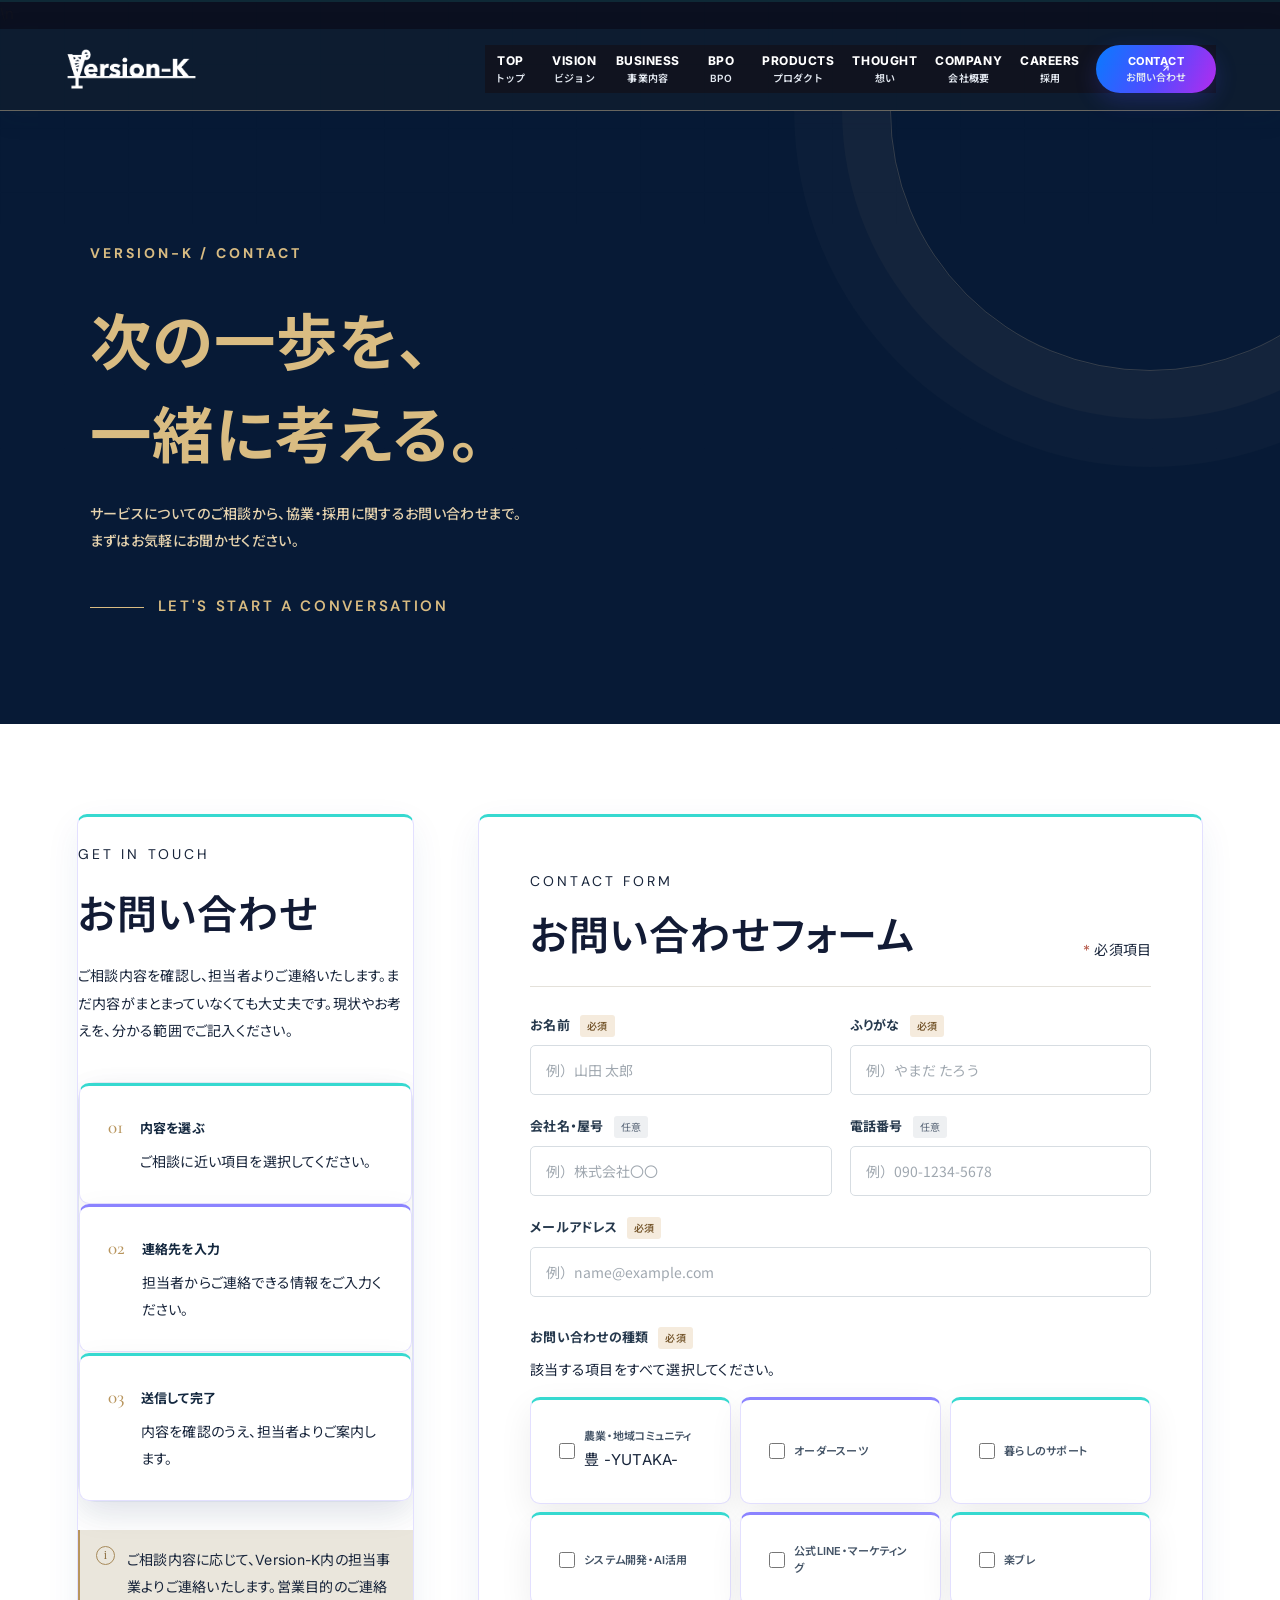
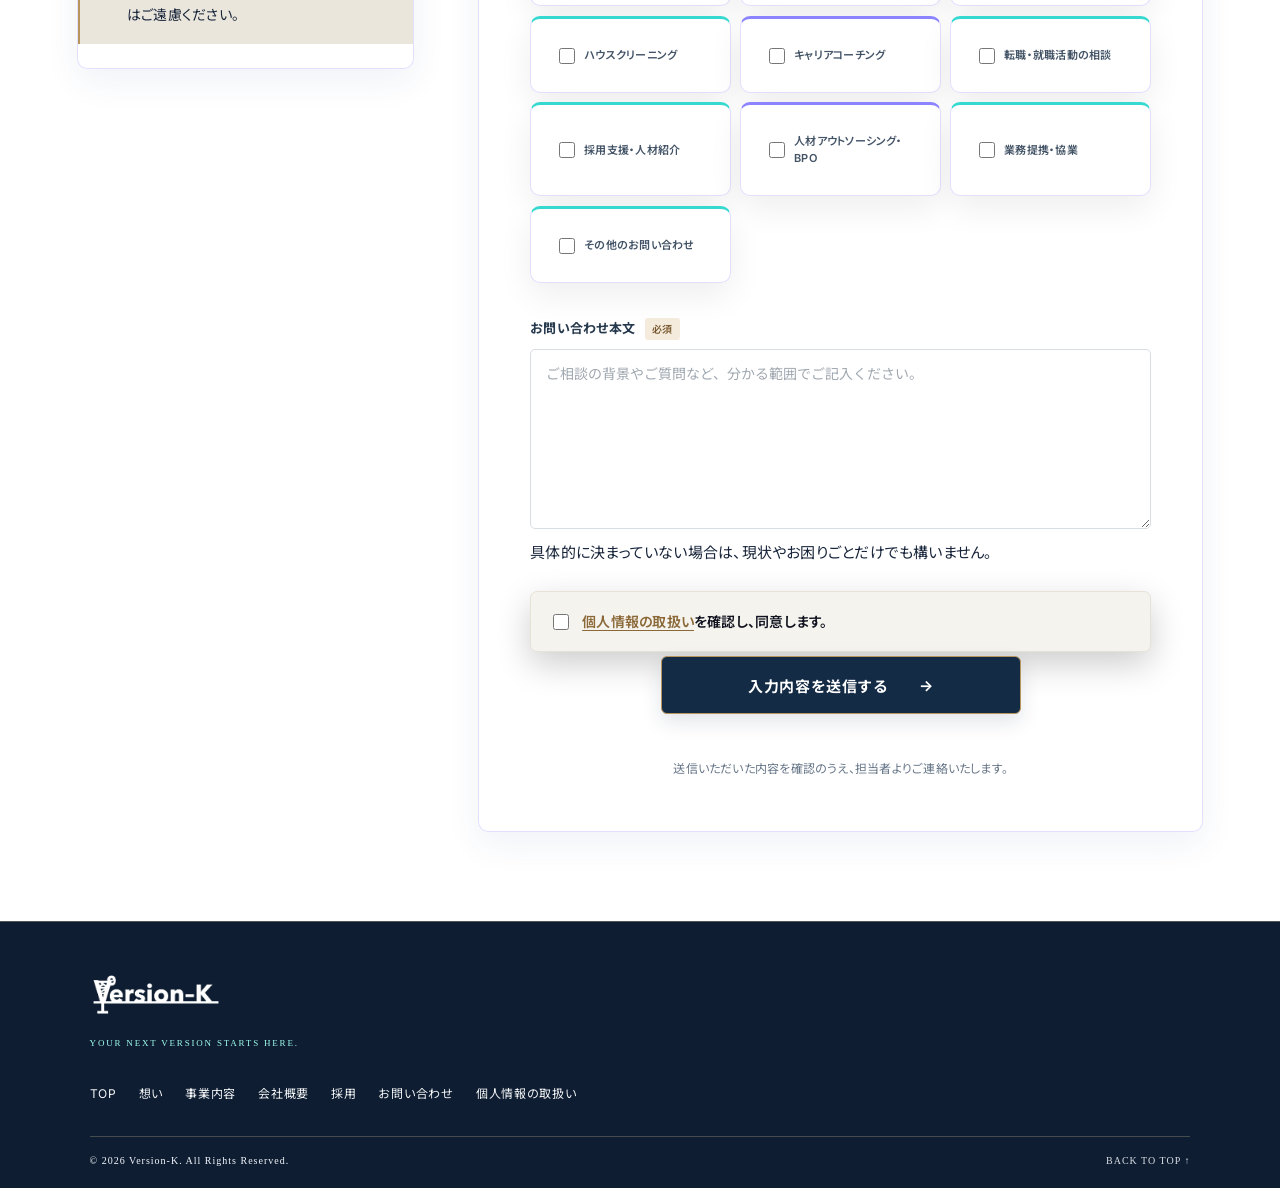
<file: contact.html>
<!doctype html>
<html lang="ja">
<head>
<meta charset="utf-8">
<meta name="viewport" content="width=device-width,initial-scale=1">
<meta name="description" content="Version-Kへのサービス相談、法人相談、協業、採用に関するお問い合わせ。">
<meta name="theme-color" content="#10243a">
<title>お問い合わせ | Version-K</title>
<link rel="preconnect" href="https://fonts.googleapis.com">
<link rel="preconnect" href="https://fonts.gstatic.com" crossorigin>
<link href="https://fonts.googleapis.com/css2?family=DM+Sans:wght@400;500;600;700&family=Noto+Sans+JP:wght@400;500;600;700&family=Cormorant+Garamond:wght@400;500;600&display=swap" rel="stylesheet">
<link rel="stylesheet" href="style.css">
<link rel="stylesheet" href="premium-final.css">
<link rel="stylesheet" href="modern-luxury.css">
<link rel="stylesheet" href="contact-redesign.css">
<link rel="stylesheet" href="site-reset.css">
<link rel="stylesheet" href="modern-editorial.css">\n<link rel="stylesheet" href="vk-modern-system.css">

<style>

/* =========================================================
   VERSION-K / FINAL CONTRAST FIX
   Header logo + navigation: white on dark navy.
   Dark promotional bands: white copy.
   Light cards/boxes: deep navy copy.
   ========================================================= */
.header .logo,
.header .logo a,
.header .nav,
.header .nav a,
.header .nav a *,
.suit-header .suit-logo,
.suit-header .suit-nav,
.suit-header .suit-nav a,
.footer-nav a,
.footer-links a {
  color: #ffffff !important;
  opacity: 1 !important;
}
.header .logo img,
.header a.logo img,
.header .logo a img,
.suit-header .suit-logo img {
  filter: brightness(0) invert(1) !important;
  opacity: 1 !important;
}
.header .nav a:hover,
.suit-header .suit-nav a:hover,
.footer-nav a:hover,
.footer-links a:hover {
  color: #e6d2a6 !important;
}

/* Dark blue / purple gradient promotional areas */
.vk-product-band,
.vk-product-band > *,
.vk-product-band h1,
.vk-product-band h2,
.vk-product-band h3,
.vk-product-band p,
.vk-product-band li,
.vk-product-band span,
.vk-product-band small,
.rakubure,
.rakubure > div,
.rakubure .eyebrow,
.rakubure h1,
.rakubure h2,
.rakubure h3,
.rakubure p,
.rakubure li,
.rakubure .rakubure-logo-wrap > span {
  color: #ffffff !important;
  opacity: 1 !important;
}

/* Light product panels and boxes: dark readable typography */
.rakubure-visual,
.rakubure-visual > *,
.rakubure-visual p,
.rakubure-visual span,
.rakubure-visual small,
.rakubure-visual .rakubure-logo-wrap > span {
  color: #10243f !important;
  opacity: 1 !important;
}
.rakubure-visual {
  background: #ffffff !important;
  border: 1px solid rgba(16,36,63,.12) !important;
}
.rakubure-visual .rakubure-list span {
  color: #10243f !important;
  background: #f1f4f8 !important;
  border: 1px solid #dce3eb !important;
}
.rakubure-visual > p {
  color: #34465d !important;
}
.rakubure-logo-wrap > span {
  color: #34465d !important;
}

/* Keep call-to-action labels legible on their own backgrounds */
.rakubure-actions .btn-gold {
  background: #d9bd86 !important;
  color: #10243f !important;
}
.rakubure-actions .btn-line {
  color: #ffffff !important;
  border-color: #e6d2a6 !important;
}
.vk-product-card,
.vk-product-card h3,
.vk-product-card p,
.vk-product-card span {
  color: #10243f !important;
}

</style>
  <link rel="stylesheet" href="future-theme.css">
  <link rel="stylesheet" href="vk-global-future.css">
  <link rel="stylesheet" href="vk-bpo-layout.css">
  <link rel="stylesheet" href="vk-balanced-system.css">
  <link rel="stylesheet" href="vk-balanced-motion.css">
  <link rel="stylesheet" href="vk-responsive-final.css">
  <link rel="stylesheet" href="vk-header-navigation.css">
  <link rel="stylesheet" href="vk-content-visibility-fix.css">
  <link rel="stylesheet" href="vk-site-unified.css">
  <link rel="stylesheet" href="vk-final-readability-repair.css">
</head>
<body class="contact-page">
<header class="header"><a class="logo" href="index.html" aria-label="Version-K ホーム"><img src="images/version-k-main-logo.png" alt="Version-K"></a><button class="menu-btn" aria-label="メニュー" aria-expanded="false"><i></i><i></i></button><nav class="nav" aria-label="メインナビゲーション"><a href="index.html"><span class="vk-nav-en">TOP</span><span class="vk-nav-ja">トップ</span></a><a href="index.html#vision"><span class="vk-nav-en">VISION</span><span class="vk-nav-ja">ビジョン</span></a><a href="index.html#business"><span class="vk-nav-en">BUSINESS</span><span class="vk-nav-ja">事業内容</span></a><a href="bpo.html"><span class="vk-nav-en">BPO</span><span class="vk-nav-ja">BPO</span></a><a href="index.html#products"><span class="vk-nav-en">PRODUCTS</span><span class="vk-nav-ja">プロダクト</span></a><a href="thought.html"><span class="vk-nav-en">THOUGHT</span><span class="vk-nav-ja">想い</span></a><a href="company.html"><span class="vk-nav-en">COMPANY</span><span class="vk-nav-ja">会社概要</span></a><a href="recruit.html"><span class="vk-nav-en">CAREERS</span><span class="vk-nav-ja">採用</span></a><a class="nav-cta" href="contact.html"><span class="vk-nav-en">CONTACT</span><span class="vk-nav-ja">お問い合わせ</span><span class="vk-nav-arrow">↗</span></a></nav></header>

<main>
  <section class="contact-hero">
    <div class="contact-hero-inner">
      <p class="contact-eyebrow">VERSION-K / CONTACT</p>
      <h1>次の一歩を、<br><span>一緒に考える。</span></h1>
      <p class="contact-hero-copy">サービスについてのご相談から、協業・採用に関するお問い合わせまで。<br class="desktop-only">まずはお気軽にお聞かせください。</p>
      <div class="contact-hero-line"><span></span><small>LET'S START A CONVERSATION</small></div>
    </div>
  </section>

  <section class="contact-main">
    <div class="contact-layout">
      <aside class="contact-aside">
        <p class="contact-kicker">GET IN TOUCH</p>
        <h2>お問い合わせ</h2>
        <p class="contact-intro">ご相談内容を確認し、担当者よりご連絡いたします。まだ内容がまとまっていなくても大丈夫です。現状やお考えを、分かる範囲でご記入ください。</p>
        <div class="contact-guide">
          <div class="guide-item"><span class="guide-number">01</span><div><strong>内容を選ぶ</strong><p>ご相談に近い項目を選択してください。</p></div></div>
          <div class="guide-item"><span class="guide-number">02</span><div><strong>連絡先を入力</strong><p>担当者からご連絡できる情報をご入力ください。</p></div></div>
          <div class="guide-item"><span class="guide-number">03</span><div><strong>送信して完了</strong><p>内容を確認のうえ、担当者よりご案内します。</p></div></div>
        </div>
        <div class="contact-note">
          <span class="note-mark">i</span>
          <p>ご相談内容に応じて、Version-K内の担当事業よりご連絡いたします。営業目的のご連絡はご遠慮ください。</p>
        </div>
      </aside>

      <div class="contact-form-card">
        <div class="form-card-heading">
          <div><p class="form-eyebrow">CONTACT FORM</p><h2>お問い合わせフォーム</h2></div>
          <p class="required-guide"><span>*</span> 必須項目</p>
        </div>
        <form id="vk-contact-form" class="vk-form" action="https://formspree.io/f/xvkkeqrr" method="POST">
          <input type="hidden" name="_subject" value="【Version-K】ホームページからお問い合わせ">
          <div class="form-grid">
            <div class="form-row"><label for="name">お名前 <span class="required">必須</span></label><input id="name" name="お名前" type="text" autocomplete="name" placeholder="例）山田 太郎" required></div>
            <div class="form-row"><label for="kana">ふりがな <span class="required">必須</span></label><input id="kana" name="ふりがな" type="text" placeholder="例）やまだ たろう" required></div>
            <div class="form-row"><label for="company">会社名・屋号 <span class="optional">任意</span></label><input id="company" name="会社名・屋号" type="text" autocomplete="organization" placeholder="例）株式会社〇〇"></div>
            <div class="form-row"><label for="phone">電話番号 <span class="optional">任意</span></label><input id="phone" name="電話番号" type="tel" autocomplete="tel" placeholder="例）090-1234-5678"></div>
            <div class="form-row form-row-full"><label for="email">メールアドレス <span class="required">必須</span></label><input id="email" name="email" type="email" autocomplete="email" placeholder="例）name@example.com" required></div>
          </div>

          <fieldset class="category-field">
            <legend>お問い合わせの種類 <span class="required">必須</span></legend>
            <p class="category-help">該当する項目をすべて選択してください。</p>
            <div class="category-grid">
              <label class="category-option"><input type="checkbox" name="お問い合わせ内容[]" value="農業・地域コミュニティ（豊-YUTAKA-）"><span>農業・地域コミュニティ<br><small>豊 -YUTAKA-</small></span></label>
              <label class="category-option"><input type="checkbox" name="お問い合わせ内容[]" value="オーダースーツ"><span>オーダースーツ</span></label>
              <label class="category-option"><input type="checkbox" name="お問い合わせ内容[]" value="暮らしのサポート"><span>暮らしのサポート</span></label>
              <label class="category-option"><input type="checkbox" name="お問い合わせ内容[]" value="システム開発・AI活用"><span>システム開発・AI活用</span></label>
              <label class="category-option"><input type="checkbox" name="お問い合わせ内容[]" value="公式LINE・マーケティング"><span>公式LINE・マーケティング</span></label>
              <label class="category-option"><input type="checkbox" name="お問い合わせ内容[]" value="楽ブレ"><span>楽ブレ</span></label>
              <label class="category-option"><input type="checkbox" name="お問い合わせ内容[]" value="ハウスクリーニング"><span>ハウスクリーニング</span></label>
              <label class="category-option"><input type="checkbox" name="お問い合わせ内容[]" value="キャリアコーチング"><span>キャリアコーチング</span></label>
              <label class="category-option"><input type="checkbox" name="お問い合わせ内容[]" value="転職・就職活動の相談"><span>転職・就職活動の相談</span></label>
              <label class="category-option"><input type="checkbox" name="お問い合わせ内容[]" value="採用支援・人材紹介"><span>採用支援・人材紹介</span></label>
              <label class="category-option"><input type="checkbox" name="お問い合わせ内容[]" value="人材アウトソーシング・BPO"><span>人材アウトソーシング・BPO</span></label>
              <label class="category-option"><input type="checkbox" name="お問い合わせ内容[]" value="業務提携・協業"><span>業務提携・協業</span></label>
              <label class="category-option"><input type="checkbox" name="お問い合わせ内容[]" value="その他のお問い合わせ"><span>その他のお問い合わせ</span></label>
            </div>
            <p class="category-error" id="category-error" role="alert"></p>
          </fieldset>

          <div class="form-row form-row-full message-row"><label for="message">お問い合わせ本文 <span class="required">必須</span></label><textarea id="message" name="お問い合わせ本文" rows="6" placeholder="ご相談の背景やご質問など、分かる範囲でご記入ください。" required></textarea><small>具体的に決まっていない場合は、現状やお困りごとだけでも構いません。</small></div>

          <div class="privacy-agree"><label><input type="checkbox" name="個人情報の取扱いへの同意" value="同意する" required><span><a href="privacy.html" target="_blank" rel="noopener">個人情報の取扱い</a>を確認し、同意します。</span></label></div>
          <div class="hp-field" aria-hidden="true"><label>この欄は入力しないでください<input type="text" name="_gotcha" tabindex="-1" autocomplete="off"></label></div>
          <button class="vk-submit" id="vk-submit" type="submit"><span class="submit-label">入力内容を送信する</span><span aria-hidden="true">→</span></button>
          <p class="form-status" id="form-status" role="status" aria-live="polite"></p>
          <p class="form-note">送信いただいた内容を確認のうえ、担当者よりご連絡いたします。</p>
        </form>
        <div class="contact-success" id="contact-success" hidden><div class="success-mark">✓</div><h3>お問い合わせを受け付けました。</h3><p>ご連絡ありがとうございます。内容を確認のうえ、担当者よりご案内いたします。</p><a class="btn btn-dark" href="index.html">トップページへ戻る →</a></div>
      </div>
    </div>
  </section>
</main>
<footer class="footer"><a class="logo" href="index.html" aria-label="Version-K ホーム"><img src="images/version-k-main-logo.png" alt="Version-K"></a><p>YOUR NEXT VERSION STARTS HERE.</p><nav class="footer-nav"><a href="index.html">TOP</a><a href="thought.html">想い</a><a href="index.html#business">事業内容</a><a href="company.html">会社概要</a><a href="recruit.html">採用</a><a href="contact.html">お問い合わせ</a><a href="privacy.html">個人情報の取扱い</a></nav><div class="footer-bottom"><span>© <span id="year"></span> Version-K. All Rights Reserved.</span><a href="#">BACK TO TOP ↑</a></div></footer>
<script src="script.js"></script><script src="contact.js"></script>
<script src="script.js"></script><script src="contact.js"></script>
<script src="modern-motion.js"></script><script src="vk-motion.js" defer></script>
  <script src="vk-global-motion.js" defer></script>
  <script src="vk-balanced-motion.js" defer></script>
</body></html>
</file>
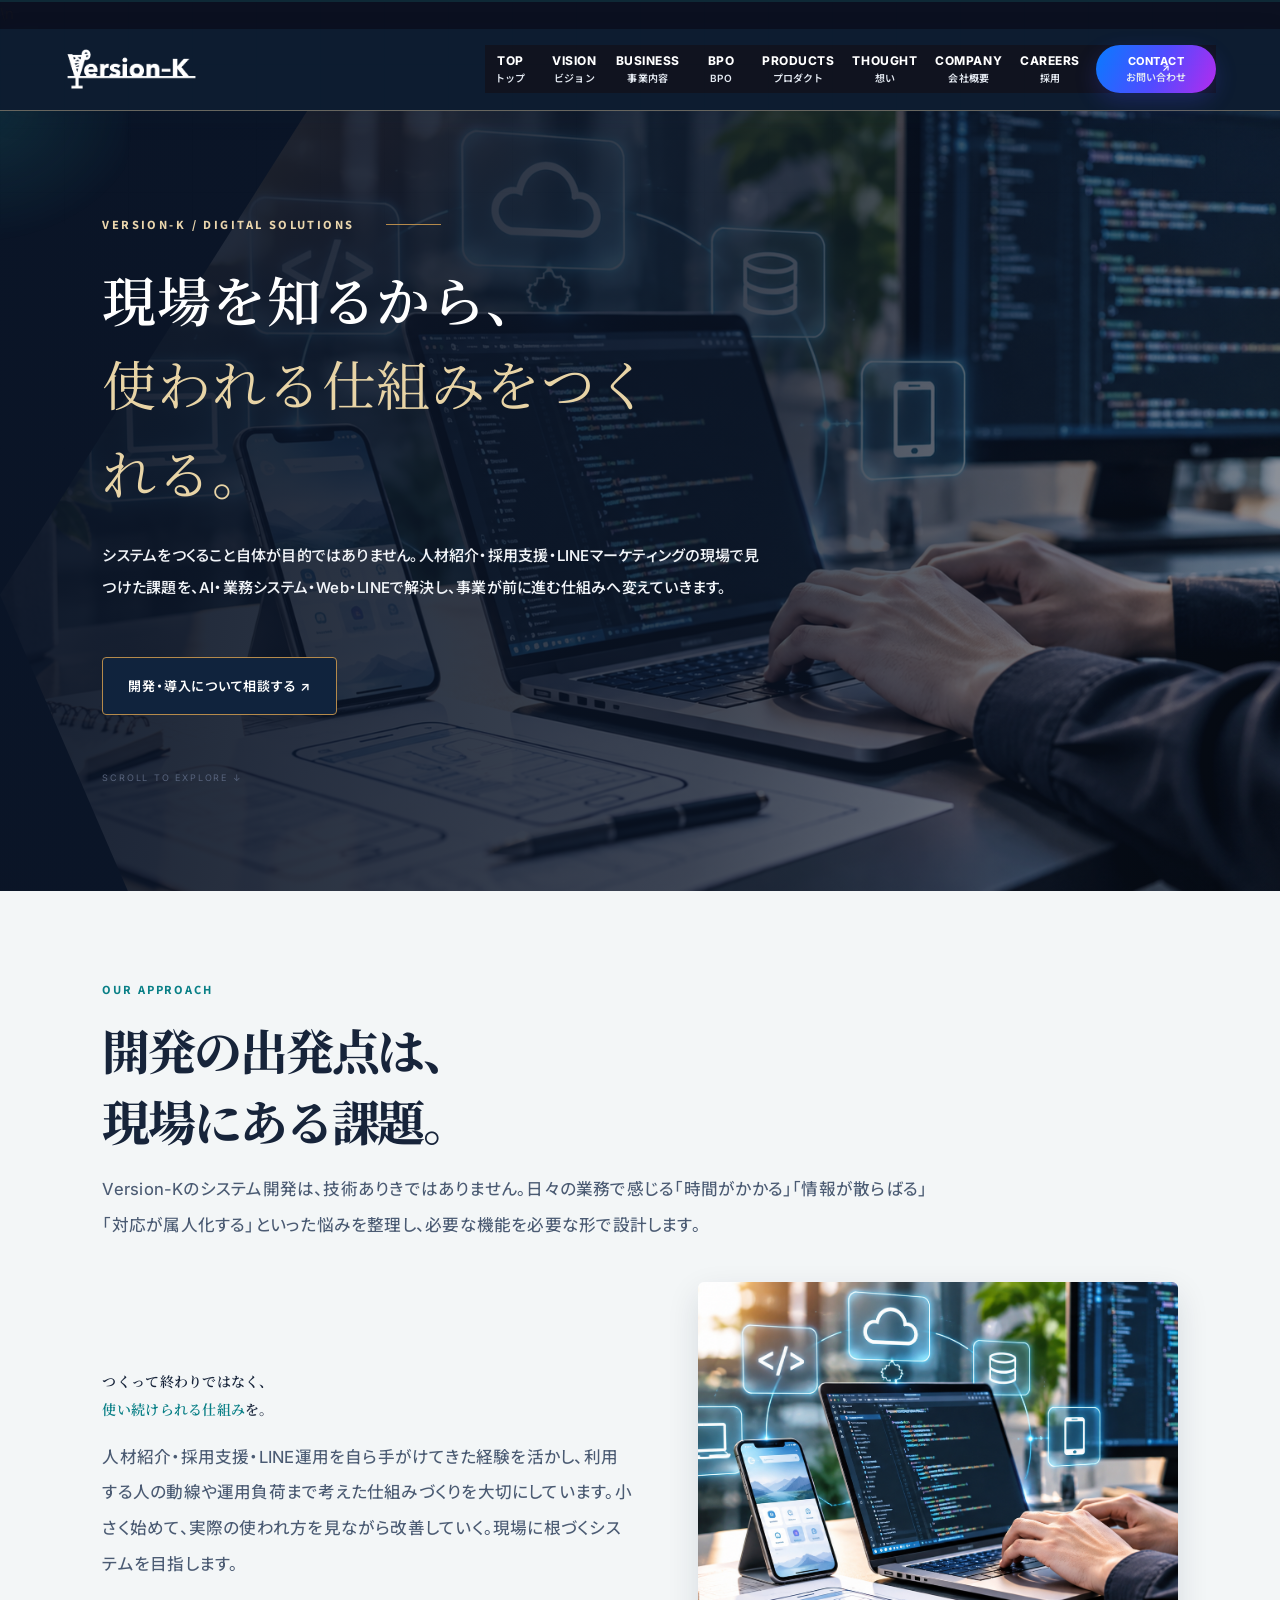
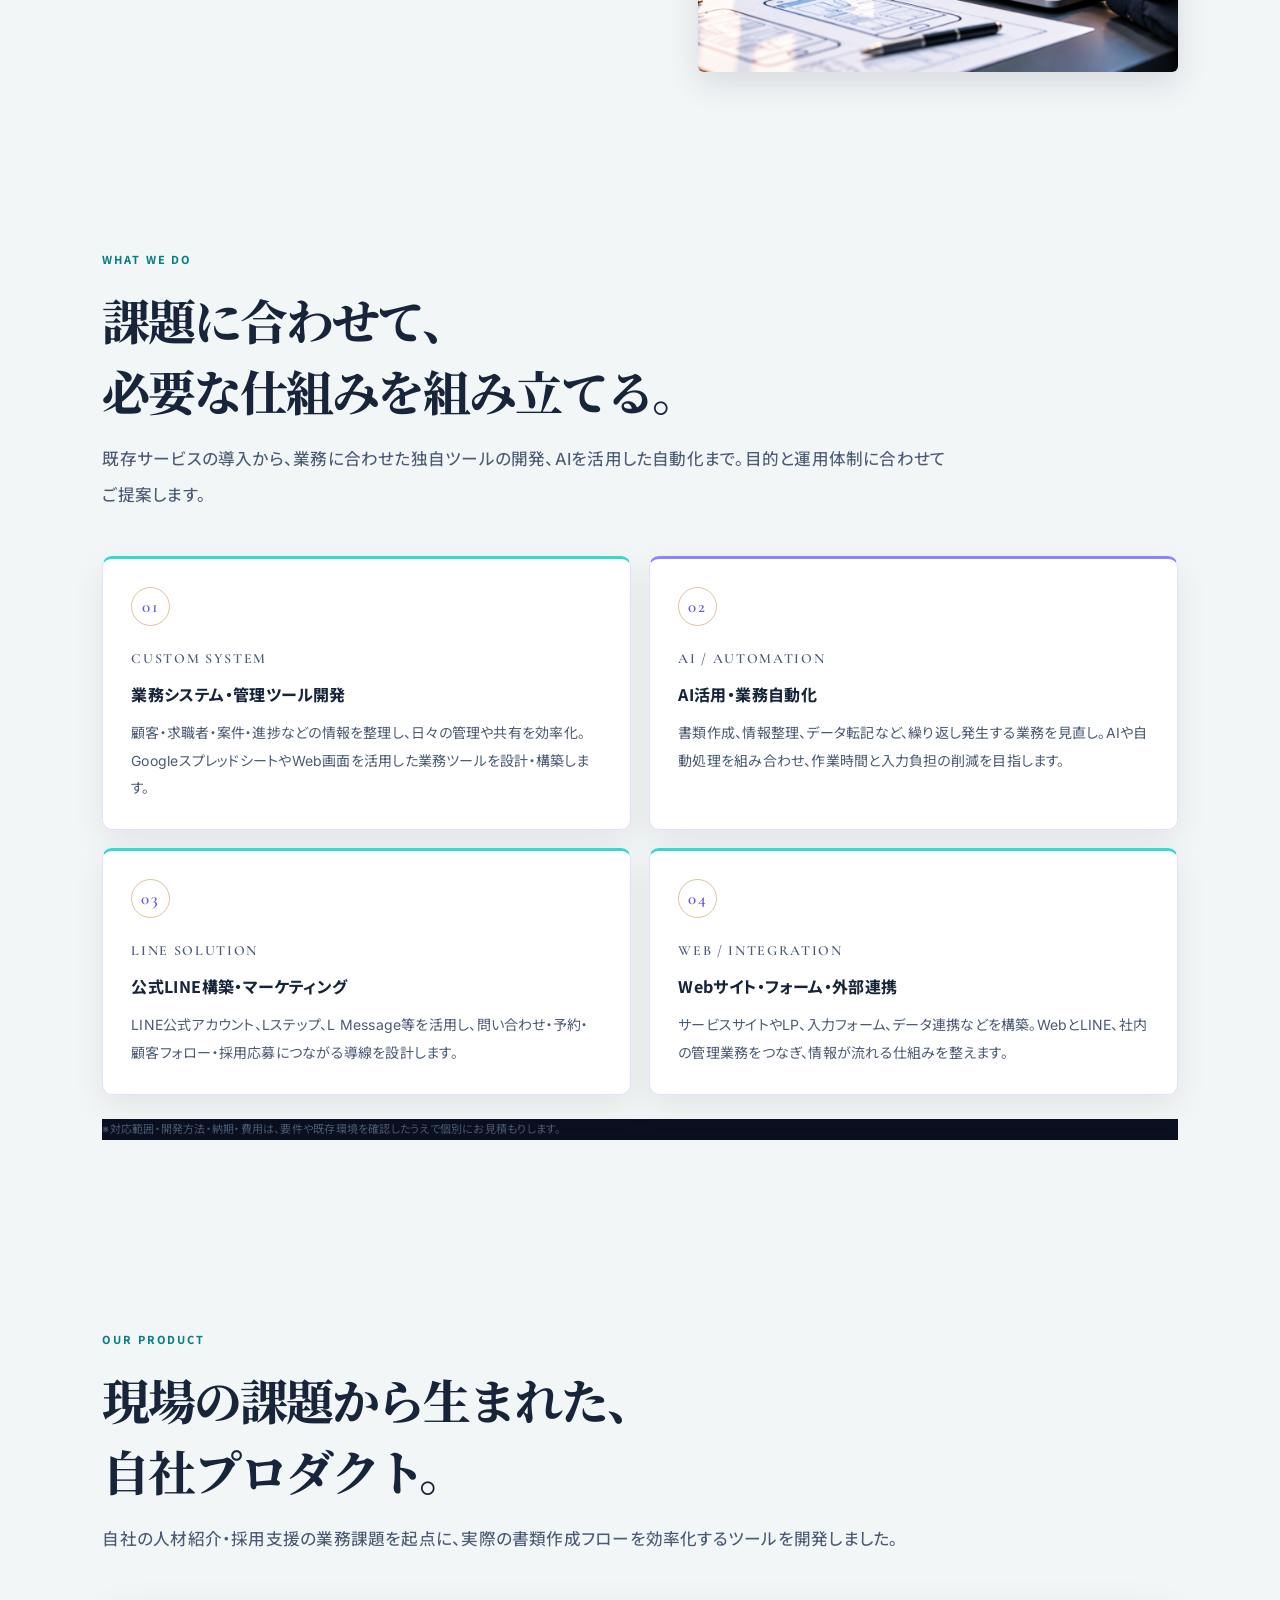
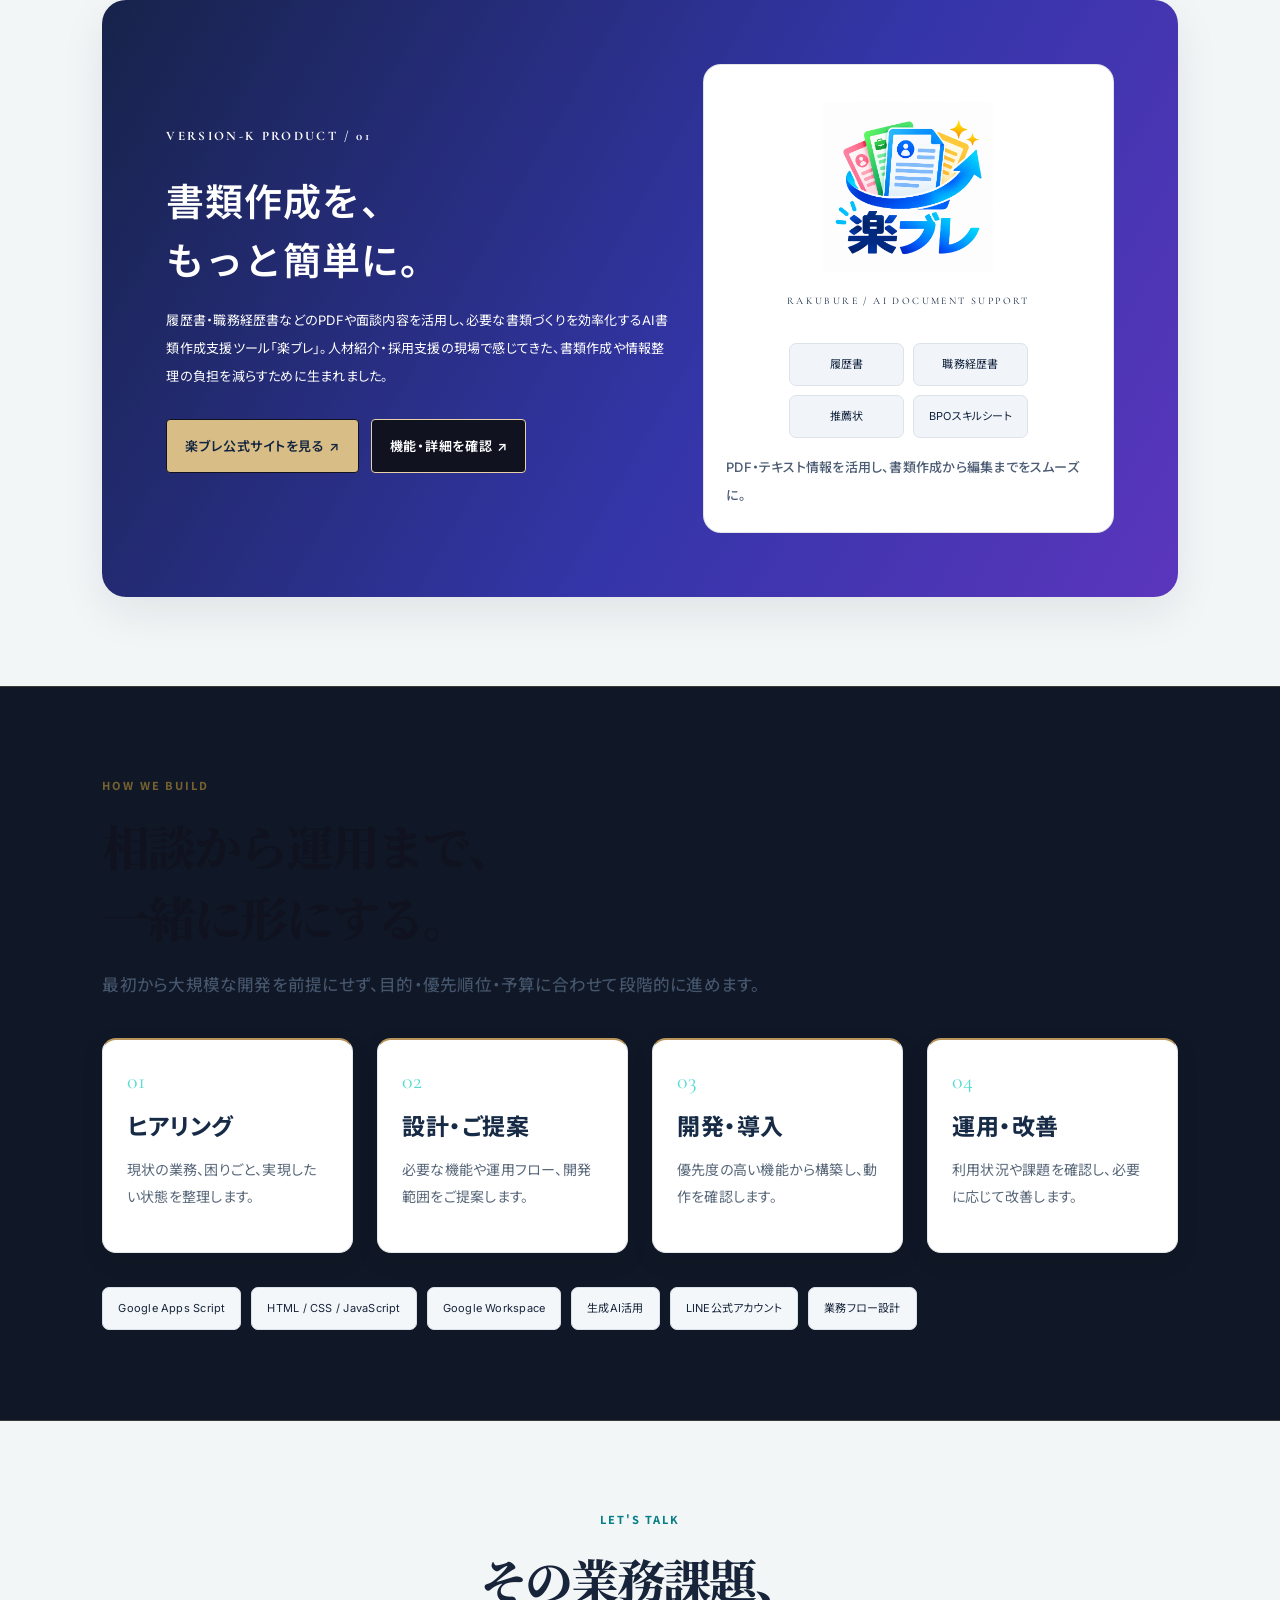
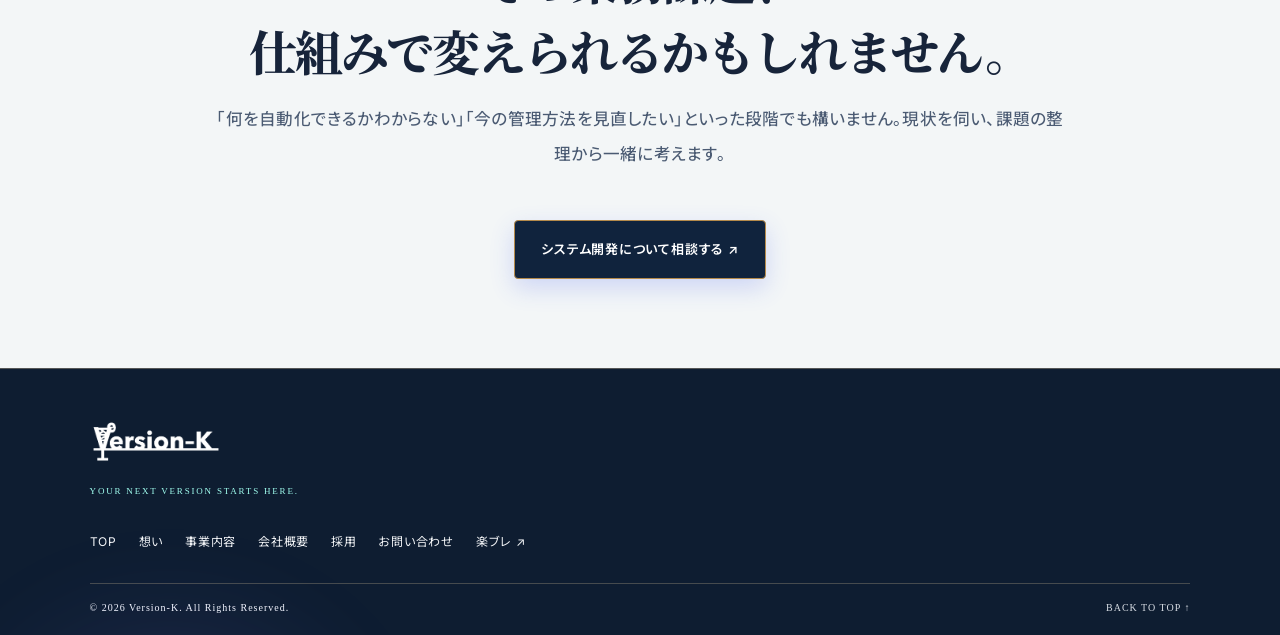
<file: digital.html>
<!doctype html>
<html lang="ja">
<head>
<meta charset="utf-8"><meta name="viewport" content="width=device-width,initial-scale=1">
<meta name="description" content="現場の課題を理解し、業務システム・AI活用・公式LINE・Web制作で事業の仕組みづくりを支援するVersion-Kのシステム開発。">
<meta name="theme-color" content="#101f35"><title>システム開発・DX支援 | Version-K</title>
<link rel="preconnect" href="https://fonts.googleapis.com"><link rel="preconnect" href="https://fonts.gstatic.com" crossorigin>
<link href="https://fonts.googleapis.com/css2?family=Cormorant+Garamond:wght@400;500;600;700&family=Noto+Serif+JP:wght@300;400;500;600;700&display=swap" rel="stylesheet">
<link rel="stylesheet" href="style.css">
<style>
.digital-hero{min-height:650px}.digital-hero .hero-bg{background-image:url('images/business-system.png')!important;opacity:.38;background-position:center 42%}
.digital-hero:after{background:linear-gradient(90deg,rgba(8,20,37,.96),rgba(16,31,53,.72) 58%,rgba(16,31,53,.32))!important}
.digital-hero .hero-inner{max-width:900px}.digital-hero .hero-copy{font-size:14px;max-width:680px}
.digital-kicker{font:12px 'Cormorant Garamond',serif;letter-spacing:3px;color:var(--vk-gold)!important}
.digital-section{padding:100px 10%}.digital-section .lead{max-width:850px}
.digital-intro{display:grid;grid-template-columns:1.05fr .95fr;gap:7%;align-items:center;margin-top:45px}
.digital-intro img{width:100%;height:390px;object-fit:cover;border:1px solid rgba(197,164,106,.45)}
.digital-quote{font-size:clamp(23px,3vw,34px);line-height:1.9;color:var(--vk-navy);font-weight:400}
.digital-quote em{font-style:normal;color:#9c7a42}
.digital-cards{display:grid;grid-template-columns:repeat(2,1fr);gap:18px;margin-top:42px}
.digital-card{padding:30px;background:#fff;border:1px solid rgba(197,164,106,.35);position:relative}
.digital-card .num{font:22px 'Cormorant Garamond',serif;color:#a78348;letter-spacing:2px}
.digital-card h3{font-size:18px;font-weight:500;margin:9px 0 12px;color:var(--vk-navy)}
.digital-card p{font-size:12px;color:#687486;line-height:2.15;margin:0}
.digital-card .sub{font:10px 'Cormorant Garamond',serif;letter-spacing:2px;color:#a78348}
.digital-dark{background:var(--vk-navy);color:#fff}.digital-dark h2{color:#fff}.digital-dark .lead{color:#d5dce5}.digital-dark .digital-card{background:#172b46;border-color:rgba(197,164,106,.45)}.digital-dark .digital-card h3{color:#fff}.digital-dark .digital-card p{color:#d0d8e2}
.rakubure{background:linear-gradient(135deg,#101f35,#1b2d47);color:#fff;padding:65px 7%;margin-top:50px;border:1px solid rgba(197,164,106,.6);display:grid;grid-template-columns:1fr 1fr;gap:45px;align-items:center;position:relative;overflow:hidden}
.rakubure:before{content:'RAKUBURE';position:absolute;right:-15px;top:-38px;font:110px 'Cormorant Garamond',serif;color:rgba(255,255,255,.035);pointer-events:none}
.rakubure .eyebrow{color:var(--vk-gold-light)!important}.rakubure h3{font-size:clamp(27px,3vw,38px);line-height:1.5;font-weight:400;margin:10px 0 18px}.rakubure p{font-size:12px;line-height:2.2;color:#d8dfE8}.rakubure-visual{border:1px solid rgba(197,164,106,.4);padding:28px;background:rgba(255,255,255,.04)}
.rakubure-mark{font:42px 'Cormorant Garamond',serif;color:var(--vk-gold-light);letter-spacing:3px}.rakubure-mark span{display:block;font:10px 'Noto Serif JP',serif;letter-spacing:4px;color:#fff;margin-top:-4px}
.rakubure-list{display:grid;grid-template-columns:1fr 1fr;gap:10px;margin-top:20px}.rakubure-list span{font-size:11px;padding:11px;border:1px solid rgba(197,164,106,.3);color:#f0e8d8}
.rakubure-actions{display:flex;gap:12px;flex-wrap:wrap;margin-top:25px}.rakubure-actions .btn{margin-top:0}.rakubure-actions .btn-gold{background:var(--vk-gold);color:var(--vk-navy);font-weight:600}.rakubure-actions .btn-line{border:1px solid var(--vk-gold);color:#fff}
.digital-flow{display:grid;grid-template-columns:repeat(4,1fr);gap:12px;margin-top:38px}.flow-step{padding:23px 18px;background:#fff;border-top:2px solid var(--vk-gold)}.flow-step b{font:20px 'Cormorant Garamond',serif;color:#a78348}.flow-step h3{font-size:14px;margin:8px 0}.flow-step p{font-size:11px;color:#6d7888;line-height:2}
.digital-tech{display:flex;gap:9px;flex-wrap:wrap;margin-top:25px}.digital-tech span{padding:9px 15px;border:1px solid rgba(197,164,106,.5);font-size:11px;color:var(--vk-navy);background:#fff}
.digital-note{font-size:10px;color:#8b929d;margin-top:22px;line-height:1.9}
@media(max-width:800px){.digital-section{padding:70px 7%}.digital-intro,.rakubure{grid-template-columns:1fr}.digital-intro img{height:270px}.digital-cards{grid-template-columns:1fr}.digital-flow{grid-template-columns:1fr 1fr}.rakubure{padding:38px 7%;gap:28px}.rakubure:before{font-size:65px}.digital-hero{min-height:560px}}
@media(max-width:480px){.digital-flow{grid-template-columns:1fr}.rakubure-list{grid-template-columns:1fr 1fr}.digital-card{padding:24px}}

/* Readability and contrast correction */
.digital-hero .hero-inner{color:#fff!important}
.digital-hero .hero-inner h1{color:#fff!important}
.digital-hero .hero-inner h1 em{color:#e6d2a6!important}
.digital-hero .hero-copy{color:#f1f3f6!important}
.digital-hero .digital-kicker{color:#e6d2a6!important}
.digital-section{color:#1d2b3d!important}
.digital-section h2{color:#101f35!important}
.digital-section .lead{color:#536174!important}
.digital-section .digital-quote{color:#101f35!important}
.digital-section .digital-quote em{color:#8b682f!important}
.digital-card{color:#1d2b3d!important}
.digital-card h3{color:#101f35!important}
.digital-card p{color:#536174!important}
.digital-card .num,.digital-card .sub{color:#8b682f!important}
.digital-dark{background:#101f35!important;color:#fff!important}
.digital-dark h2{color:#fff!important}
.digital-dark .lead{color:#e1e7ef!important}
.digital-dark .flow-step{background:#fff!important;color:#1d2b3d!important}
.digital-dark .flow-step h3{color:#101f35!important}
.digital-dark .flow-step p{color:#536174!important}
.digital-dark .flow-step b{color:#8b682f!important}
.digital-dark .digital-tech span{background:#fff!important;color:#101f35!important}
.digital-dark .digital-kicker{color:#e6d2a6!important}
.rakubure{color:#fff!important}
.rakubure h3{color:#fff!important}
.rakubure p{color:#e6ebf2!important}
.rakubure .eyebrow{color:#e6d2a6!important}
.rakubure-mark{color:#e6d2a6!important}
.rakubure-mark span{color:#fff!important}
.rakubure-list span{color:#fff!important;border-color:rgba(230,210,166,.55)!important}
.rakubure-actions .btn-gold{background:#e0bd78!important;color:#101f35!important}
.rakubure-actions .btn-line{color:#fff!important;border-color:#e0bd78!important}
.digital-note{color:#657184!important}
.digital-section .btn-dark{background:#101f35!important;color:#fff!important}
@media(max-width:800px){.digital-hero .hero-inner{padding-right:7%}}



/* Official Rakubure logo */
.rakubure-visual{display:flex;flex-direction:column;align-items:center}
.rakubure-logo-wrap{width:100%;display:flex;flex-direction:column;align-items:center;gap:13px;padding:5px 10px 22px}
.rakubure-logo-image{display:block;width:min(100%,260px);height:210px;object-fit:contain;background:#fff;border-radius:8px;padding:10px;box-sizing:border-box}
.rakubure-logo-wrap>span{font:10px 'Cormorant Garamond',serif;letter-spacing:2.4px;color:#e6d2a6;text-align:center}
@media(max-width:800px){.rakubure-logo-image{width:min(100%,220px);height:185px}}


/* RAKUBURE section: improve text contrast on navy background */
.rakubure,
.rakubure > div,
.rakubure .eyebrow,
.rakubure h3,
.rakubure p,
.rakubure-visual p,
.rakubure-logo-wrap > span,
.rakubure-list span {
  color: #ffffff !important;
}
.rakubure .rakubure-list span {
  border-color: rgba(255,255,255,.42) !important;
}

/* RAKUBURE product copy: enforce white text for legibility */
.rakubure .eyebrow,
.rakubure h3,
.rakubure > div > p,
.rakubure-visual > p,
.rakubure-visual .rakubure-list span,
.rakubure .rakubure-logo-wrap > span {
  color: #ffffff !important;
}
.rakubure .rakubure-visual > p {
  color: #ffffff !important;
  font-weight: 500 !important;
}

/* ===== Version-K Digital page redesign ===== */
:root{--digital-ink:#10233d;--digital-navy:#0b1c31;--digital-gold:#c7a66c;--digital-ivory:#f5f3ee;--digital-muted:#5b6878}
body{background:#fff}
.digital-hero{position:relative;isolation:isolate;min-height:690px;display:flex;align-items:center;overflow:hidden;background:#0b1c31}
.digital-hero .hero-bg{background-image:url('images/digital-hero-visual.jpg')!important;background-size:cover!important;background-position:center right!important;opacity:.72!important;transform:scale(1.015)}
.digital-hero:after{content:"";position:absolute;inset:0;z-index:0;background:linear-gradient(90deg,rgba(7,21,39,.98) 0%,rgba(7,21,39,.92) 42%,rgba(7,21,39,.42) 75%,rgba(7,21,39,.18) 100%)!important}
.digital-hero .hero-inner{position:relative;z-index:1;max-width:1180px;width:100%;padding:110px 7% 95px}
.digital-hero .digital-kicker{display:flex;align-items:center;gap:16px;font:600 12px 'Cormorant Garamond',serif;letter-spacing:.24em;color:#e4c88f!important;margin-bottom:26px}
.digital-hero .digital-kicker:after{content:"";width:58px;height:1px;background:#c7a66c}
.digital-hero .hero-inner h1{font:500 clamp(34px,5vw,58px)/1.55 'Noto Serif JP',serif;letter-spacing:.025em;color:#fff!important;margin:0 0 22px;max-width:760px}
.digital-hero .hero-inner h1 em{font-style:normal;color:#e2c58a!important}
.digital-hero .hero-copy{font-size:15px;line-height:2.25;max-width:650px;color:#f1f4f8!important;margin:0 0 32px}
.digital-hero .btn{border-radius:3px;padding:17px 28px;letter-spacing:.04em}
.digital-section{padding:clamp(72px,8vw,112px) max(7%,calc((100% - 1180px)/2));}
.digital-section>.eyebrow{font:600 11px 'Cormorant Garamond',serif;letter-spacing:.24em;color:#9a7742!important;margin-bottom:16px}
.digital-section>h2{font:500 clamp(28px,3.3vw,42px)/1.55 'Noto Serif JP',serif;letter-spacing:.02em;color:#10233d!important;margin:0 0 18px}
.digital-section>.lead{font-size:14px;line-height:2.25;color:#596779!important;max-width:820px}
.digital-intro{gap:7%;margin-top:52px;align-items:center}
.digital-intro>div{padding:12px 0}
.digital-intro img{height:390px;border:0;border-radius:5px;box-shadow:0 20px 50px rgba(15,34,57,.13)}
.digital-quote{font:500 clamp(23px,2.6vw,34px)/1.8 'Noto Serif JP',serif;letter-spacing:.02em}
.digital-quote em{color:#9b7742!important}
.digital-intro .lead{font-size:13px;line-height:2.35;color:#596779!important}
.digital-section.soft{background:#f4f2ed}
.digital-cards{grid-template-columns:repeat(4,minmax(0,1fr));gap:16px;margin-top:42px}
.digital-card{padding:28px 23px 30px;border:1px solid #e5e1d8;border-radius:7px;background:#fff;box-shadow:0 9px 26px rgba(16,35,61,.055);transition:transform .25s ease,box-shadow .25s ease,border-color .25s ease;min-height:250px}
.digital-card:hover{transform:translateY(-6px);box-shadow:0 17px 36px rgba(16,35,61,.11);border-color:#c7a66c}
.digital-card .num{display:inline-flex;width:39px;height:39px;align-items:center;justify-content:center;border:1px solid #d8c49d;border-radius:50%;font-size:17px;color:#987442!important}
.digital-card .sub{display:block;margin-top:19px;font-size:9px;letter-spacing:.19em;color:#987442!important}
.digital-card h3{font-size:16px;line-height:1.7;font-weight:600;margin:9px 0 12px;color:#10233d!important}
.digital-card p{font-size:12px;line-height:2.15;color:#5b6878!important}
.digital-note{font-size:11px;color:#697586!important;margin-top:24px}
.rakubure{margin:48px 0 0;padding:clamp(32px,5vw,64px);grid-template-columns:1fr .9fr;gap:38px;border:1px solid rgba(199,166,108,.65);border-radius:9px;background:radial-gradient(circle at 85% 18%,rgba(54,85,119,.45),transparent 34%),linear-gradient(135deg,#0b1c31,#172e4b);box-shadow:0 22px 55px rgba(11,28,49,.16)}
.rakubure:before{font-size:clamp(70px,10vw,130px);right:0;top:-24px;color:rgba(255,255,255,.035)}
.rakubure .eyebrow{font:600 11px 'Cormorant Garamond',serif;letter-spacing:.23em;color:#e4c88f!important}
.rakubure h3{font:500 clamp(27px,3.2vw,40px)/1.6 'Noto Serif JP',serif;color:#fff!important;margin:14px 0 18px}
.rakubure p{font-size:13px;line-height:2.25;color:#fff!important}
.rakubure-actions{margin-top:28px;gap:12px}
.rakubure-actions .btn{border-radius:4px;padding:14px 18px;font-size:12px}
.rakubure-actions .btn-gold{background:#d9bd86!important;color:#10233d!important;border:1px solid #d9bd86}
.rakubure-actions .btn-line{background:transparent;color:#fff!important;border:1px solid rgba(226,197,138,.8)!important}
.rakubure-visual{align-self:center;padding:25px;border:1px solid rgba(226,197,138,.4);border-radius:7px;background:rgba(255,255,255,.055)}
.rakubure-logo-image{height:190px;max-width:220px;object-fit:contain}
.rakubure-logo-wrap>span{color:#e4c88f!important}
.rakubure-list{gap:9px;margin-top:14px}
.rakubure-list span{padding:12px 9px;border-radius:4px;border:1px solid rgba(226,197,138,.38)!important;color:#fff!important;text-align:center;font-size:11px}
.rakubure-visual>p{margin:16px 0 0;font-size:12px;color:#fff!important}
.digital-dark{background:linear-gradient(135deg,#0b1c31,#142b45)!important;padding-top:92px;padding-bottom:92px}
.digital-dark>h2{color:#fff!important}
.digital-dark>.lead{color:#e1e7ef!important}
.digital-flow{grid-template-columns:repeat(4,minmax(0,1fr));gap:14px;margin-top:42px}
.flow-step{border:1px solid rgba(226,197,138,.35);border-top:2px solid #c7a66c;border-radius:6px;padding:25px 20px;background:#fff!important;box-shadow:0 10px 24px rgba(0,0,0,.08)}
.flow-step b{font-size:22px;color:#987442!important}
.flow-step h3{font-size:15px;color:#10233d!important;margin:12px 0 8px}
.flow-step p{font-size:12px;line-height:2;color:#5b6878!important}
.digital-tech{gap:10px;margin-top:32px}
.digital-tech span{border-radius:3px;border-color:rgba(226,197,138,.48);padding:10px 14px;color:#fff!important;background:rgba(255,255,255,.07)!important}
.digital-dark+.digital-section{background:#f4f2ed}
.digital-section:last-of-type{padding-top:86px;padding-bottom:100px;text-align:center;background:#f4f2ed}
.digital-section:last-of-type>.lead{margin:0 auto 28px}
.digital-section:last-of-type .btn-dark{display:inline-flex;background:#10233d!important;color:#fff!important;border:1px solid #c7a66c;border-radius:4px;padding:17px 28px}
@media(max-width:980px){.digital-cards{grid-template-columns:repeat(2,minmax(0,1fr))}.digital-hero{min-height:620px}.rakubure{grid-template-columns:1fr 1fr}.digital-flow{grid-template-columns:repeat(2,minmax(0,1fr))}}
@media(max-width:700px){.digital-hero{min-height:600px}.digital-hero .hero-bg{background-position:62% center!important;opacity:.48!important}.digital-hero:after{background:linear-gradient(90deg,rgba(7,21,39,.97),rgba(7,21,39,.78))!important}.digital-hero .hero-inner{padding:90px 7% 75px}.digital-hero .hero-copy{font-size:13px}.digital-intro{grid-template-columns:1fr;gap:25px}.digital-intro img{height:260px}.rakubure{grid-template-columns:1fr;padding:30px 22px}.rakubure-visual{padding:20px}.rakubure-logo-image{height:155px}.digital-section{padding:68px 6%}.digital-section:last-of-type{padding:70px 6%}}
@media(max-width:480px){.digital-cards{grid-template-columns:1fr}.digital-card{min-height:0}.digital-flow{grid-template-columns:1fr}.rakubure-actions{flex-direction:column}.rakubure-actions .btn{width:100%;text-align:center;justify-content:center}.rakubure-list{grid-template-columns:1fr 1fr}}

</style>
<link rel="stylesheet" href="premium-final.css">
<link rel="stylesheet" href="modern-luxury.css">

<style id="digital-readable-redesign">
/* Clean, high-contrast redesign */
body{background:#fff!important;color:#17263b!important}
.header{background:#0d2038!important}
.digital-hero{min-height:620px!important;background:#f7f8fa!important;display:flex!important;align-items:center!important;overflow:hidden!important}
.digital-hero .hero-bg{inset:0 0 0 48%!important;background-image:url('images/business-system.png')!important;background-size:cover!important;background-position:center!important;opacity:1!important;transform:none!important}
.digital-hero:after{content:""!important;position:absolute!important;inset:0!important;background:linear-gradient(90deg,#f7f8fa 0%,#f7f8fa 43%,rgba(247,248,250,.9) 49%,rgba(247,248,250,.08) 76%,rgba(247,248,250,0) 100%)!important;z-index:0!important}
.digital-hero .hero-inner{position:relative!important;z-index:2!important;width:100%!important;max-width:1240px!important;padding:105px 7%!important;color:#17263b!important}
.digital-hero .digital-kicker{font:700 12px 'Cormorant Garamond',serif!important;letter-spacing:.22em!important;color:#98713b!important;margin-bottom:24px!important}
.digital-hero .digital-kicker:after{content:""!important;display:inline-block!important;width:55px!important;height:1px!important;background:#b58a4b!important;margin-left:15px!important;vertical-align:middle!important}
.digital-hero .hero-inner h1{font:600 clamp(32px,4.4vw,54px)/1.55 'Noto Serif JP',serif!important;letter-spacing:.015em!important;color:#10233d!important;max-width:680px!important;margin:0 0 20px!important}
.digital-hero .hero-inner h1 em{font-style:normal!important;color:#9a7138!important}
.digital-hero .hero-copy{font-size:15px!important;line-height:2.15!important;color:#3f4e61!important;max-width:590px!important;margin:0 0 30px!important}
.digital-hero .btn{background:#10233d!important;color:#fff!important;border:1px solid #b58a4b!important;border-radius:4px!important;padding:16px 25px!important}
.digital-section{padding:82px max(6%,calc((100% - 1160px)/2))!important}
.digital-section>.eyebrow{font:700 11px 'Cormorant Garamond',serif!important;letter-spacing:.24em!important;color:#98713b!important;margin-bottom:14px!important}
.digital-section>h2{font:600 clamp(27px,3.1vw,39px)/1.55 'Noto Serif JP',serif!important;color:#10233d!important;margin:0 0 16px!important}
.digital-section>.lead{font-size:14px!important;line-height:2.15!important;color:#48576a!important;max-width:850px!important}
.digital-intro{margin-top:38px!important;gap:6%!important}
.digital-intro img{border:0!important;border-radius:6px!important;box-shadow:0 12px 32px rgba(16,35,61,.12)!important}
.digital-quote{color:#10233d!important;font-weight:600!important}
.digital-quote em{color:#98713b!important}
.digital-intro .lead{color:#48576a!important}
.digital-section.soft{background:#f3f5f7!important}
.digital-cards{grid-template-columns:repeat(4,minmax(0,1fr))!important;gap:16px!important}
.digital-card{background:#fff!important;border:1px solid #e0e5eb!important;border-radius:8px!important;padding:25px 21px!important;box-shadow:0 5px 18px rgba(16,35,61,.06)!important;min-height:245px!important;transition:transform .2s ease,box-shadow .2s ease!important}
.digital-card:hover{transform:translateY(-4px)!important;box-shadow:0 12px 26px rgba(16,35,61,.11)!important}
.digital-card .num{color:#98713b!important}
.digital-card .sub{color:#98713b!important}
.digital-card h3{color:#10233d!important;font-size:16px!important;font-weight:700!important;line-height:1.7!important}
.digital-card p{color:#4b596b!important;font-size:12px!important;line-height:2.05!important}
.digital-note{color:#647184!important;font-size:11px!important}
.rakubure{margin-top:42px!important;padding:44px!important;grid-template-columns:1.1fr .9fr!important;gap:35px!important;border-radius:8px!important;background:#10233d!important;border:1px solid #c5a46a!important;box-shadow:0 12px 30px rgba(16,35,61,.12)!important}
.rakubure:before{display:none!important}
.rakubure .eyebrow{color:#e4c88f!important;font-weight:700!important;letter-spacing:.18em!important}
.rakubure h3{color:#fff!important;font-size:clamp(27px,3vw,38px)!important;line-height:1.55!important;font-weight:600!important}
.rakubure p{color:#fff!important;font-size:13px!important;line-height:2.15!important}
.rakubure-actions .btn{border-radius:4px!important;padding:14px 18px!important}
.rakubure-actions .btn-gold{background:#e0bd78!important;color:#10233d!important}
.rakubure-actions .btn-line{border:1px solid #e0bd78!important;color:#fff!important}
.rakubure-visual{background:#fff!important;border:1px solid #e2e7ed!important;border-radius:7px!important;padding:22px!important}
.rakubure-logo-image{background:#fff!important}
.rakubure-logo-wrap>span{color:#8c6b37!important}
.rakubure-list span{background:#f5f7f9!important;border:1px solid #dce2e8!important;color:#17263b!important;border-radius:4px!important}
.rakubure-visual>p{color:#26364b!important;font-weight:600!important}
.digital-dark{background:#f1f3f5!important;color:#17263b!important}
.digital-dark>h2{color:#10233d!important}
.digital-dark>.lead{color:#48576a!important}
.digital-flow{grid-template-columns:repeat(4,minmax(0,1fr))!important;gap:15px!important}
.flow-step{background:#fff!important;border:1px solid #e0e5eb!important;border-top:3px solid #b58a4b!important;border-radius:7px!important;padding:24px 20px!important;box-shadow:0 5px 16px rgba(16,35,61,.05)!important}
.flow-step b{color:#98713b!important}
.flow-step h3{color:#10233d!important;font-weight:700!important}
.flow-step p{color:#4b596b!important}
.digital-tech span{background:#fff!important;color:#24354b!important;border:1px solid #dce2e8!important;border-radius:4px!important}
.digital-section:last-of-type{background:#fff!important;text-align:center!important}
.digital-section:last-of-type>.lead{margin:0 auto 25px!important}
.digital-section:last-of-type .btn-dark{background:#10233d!important;color:#fff!important;border:1px solid #b58a4b!important;border-radius:4px!important;padding:16px 26px!important}
@media(max-width:900px){
.digital-hero .hero-bg{inset:0 0 0 35%!important;opacity:.45!important}
.digital-hero:after{background:linear-gradient(90deg,#f7f8fa 0%,rgba(247,248,250,.96) 48%,rgba(247,248,250,.48) 100%)!important}
.digital-cards{grid-template-columns:repeat(2,minmax(0,1fr))!important}
.rakubure{grid-template-columns:1fr 1fr!important;padding:30px!important}
.digital-flow{grid-template-columns:repeat(2,minmax(0,1fr))!important}
}
@media(max-width:640px){
.digital-hero{min-height:590px!important}
.digital-hero .hero-bg{inset:0!important;opacity:.18!important}
.digital-hero:after{background:rgba(247,248,250,.88)!important}
.digital-hero .hero-inner{padding:85px 7%!important}
.digital-hero .hero-copy{font-size:13px!important}
.digital-section{padding:64px 6%!important}
.digital-intro,.rakubure{grid-template-columns:1fr!important}
.digital-intro img{height:245px!important}
.digital-cards,.digital-flow{grid-template-columns:1fr!important}
.digital-card{min-height:0!important}
.rakubure{padding:25px 20px!important}
.rakubure-actions{flex-direction:column!important}
.rakubure-actions .btn{width:100%!important;text-align:center!important}
.rakubure-logo-image{height:150px!important}
}
</style>

<link rel="stylesheet" href="site-reset.css">
<link rel="stylesheet" href="modern-editorial.css">\n<link rel="stylesheet" href="vk-modern-system.css">

<style>

/* =========================================================
   VERSION-K / FINAL CONTRAST FIX
   Header logo + navigation: white on dark navy.
   Dark promotional bands: white copy.
   Light cards/boxes: deep navy copy.
   ========================================================= */
.header .logo,
.header .logo a,
.header .nav,
.header .nav a,
.header .nav a *,
.suit-header .suit-logo,
.suit-header .suit-nav,
.suit-header .suit-nav a,
.footer-nav a,
.footer-links a {
  color: #ffffff !important;
  opacity: 1 !important;
}
.header .logo img,
.header a.logo img,
.header .logo a img,
.suit-header .suit-logo img {
  filter: brightness(0) invert(1) !important;
  opacity: 1 !important;
}
.header .nav a:hover,
.suit-header .suit-nav a:hover,
.footer-nav a:hover,
.footer-links a:hover {
  color: #e6d2a6 !important;
}

/* Dark blue / purple gradient promotional areas */
.vk-product-band,
.vk-product-band > *,
.vk-product-band h1,
.vk-product-band h2,
.vk-product-band h3,
.vk-product-band p,
.vk-product-band li,
.vk-product-band span,
.vk-product-band small,
.rakubure,
.rakubure > div,
.rakubure .eyebrow,
.rakubure h1,
.rakubure h2,
.rakubure h3,
.rakubure p,
.rakubure li,
.rakubure .rakubure-logo-wrap > span {
  color: #ffffff !important;
  opacity: 1 !important;
}

/* Light product panels and boxes: dark readable typography */
.rakubure-visual,
.rakubure-visual > *,
.rakubure-visual p,
.rakubure-visual span,
.rakubure-visual small,
.rakubure-visual .rakubure-logo-wrap > span {
  color: #10243f !important;
  opacity: 1 !important;
}
.rakubure-visual {
  background: #ffffff !important;
  border: 1px solid rgba(16,36,63,.12) !important;
}
.rakubure-visual .rakubure-list span {
  color: #10243f !important;
  background: #f1f4f8 !important;
  border: 1px solid #dce3eb !important;
}
.rakubure-visual > p {
  color: #34465d !important;
}
.rakubure-logo-wrap > span {
  color: #34465d !important;
}

/* Keep call-to-action labels legible on their own backgrounds */
.rakubure-actions .btn-gold {
  background: #d9bd86 !important;
  color: #10243f !important;
}
.rakubure-actions .btn-line {
  color: #ffffff !important;
  border-color: #e6d2a6 !important;
}
.vk-product-card,
.vk-product-card h3,
.vk-product-card p,
.vk-product-card span {
  color: #10243f !important;
}

</style>




<style id="rakubure-text-white-fix-final">
/* 楽ブレ紹介：青〜紺のグラデーション背景上の文字をすべて白に */
html body .digital-section .rakubure > div:first-child .eyebrow,
html body .digital-section .rakubure > div:first-child h3,
html body .digital-section .rakubure > div:first-child p,
html body .digital-section .rakubure > div:first-child p *,
html body .digital-section .rakubure > div:first-child h3 *,
html body .digital-section .rakubure > div:first-child span,
html body .digital-section .rakubure > div:first-child small {
  color: #ffffff !important;
  -webkit-text-fill-color: #ffffff !important;
  opacity: 1 !important;
  text-shadow: none !important;
}
/* ラベル・説明文の薄いグレー指定を解除 */
html body .digital-section .rakubure > div:first-child .eyebrow,
html body .digital-section .rakubure > div:first-child p:not(.eyebrow) {
  color: #ffffff !important;
  -webkit-text-fill-color: #ffffff !important;
}
/* ボタンは背景とのコントラストを維持 */
html body .digital-section .rakubure .rakubure-actions .btn-gold {
  color: #10243f !important;
  -webkit-text-fill-color: #10243f !important;
}
html body .digital-section .rakubure .rakubure-actions .btn-line {
  color: #ffffff !important;
  -webkit-text-fill-color: #ffffff !important;
}
</style>

  <link rel="stylesheet" href="future-theme.css">
  <link rel="stylesheet" href="vk-global-future.css">
  <link rel="stylesheet" href="vk-bpo-layout.css">
  <link rel="stylesheet" href="vk-balanced-system.css">
  <link rel="stylesheet" href="vk-balanced-motion.css">
  <link rel="stylesheet" href="vk-responsive-final.css">
  <link rel="stylesheet" href="vk-header-navigation.css">
  <link rel="stylesheet" href="vk-content-visibility-fix.css">
  <link rel="stylesheet" href="vk-readability-contrast.css">
  <link rel="stylesheet" href="vk-site-unified.css">
  <link rel="stylesheet" href="vk-final-readability-repair.css">
</head>
<body class="digital-page">
<header class="header"><a class="logo" href="index.html" aria-label="Version-K ホーム"><img src="images/version-k-main-logo.png" alt="Version-K"></a><button class="menu-btn" aria-label="メニュー" aria-expanded="false"><i></i><i></i></button><nav class="nav" aria-label="メインナビゲーション"><a href="index.html"><span class="vk-nav-en">TOP</span><span class="vk-nav-ja">トップ</span></a><a href="index.html#vision"><span class="vk-nav-en">VISION</span><span class="vk-nav-ja">ビジョン</span></a><a href="index.html#business"><span class="vk-nav-en">BUSINESS</span><span class="vk-nav-ja">事業内容</span></a><a href="bpo.html"><span class="vk-nav-en">BPO</span><span class="vk-nav-ja">BPO</span></a><a href="index.html#products"><span class="vk-nav-en">PRODUCTS</span><span class="vk-nav-ja">プロダクト</span></a><a href="thought.html"><span class="vk-nav-en">THOUGHT</span><span class="vk-nav-ja">想い</span></a><a href="company.html"><span class="vk-nav-en">COMPANY</span><span class="vk-nav-ja">会社概要</span></a><a href="recruit.html"><span class="vk-nav-en">CAREERS</span><span class="vk-nav-ja">採用</span></a><a class="nav-cta" href="contact.html"><span class="vk-nav-en">CONTACT</span><span class="vk-nav-ja">お問い合わせ</span><span class="vk-nav-arrow">↗</span></a></nav></header>
<main>
<section class="hero digital-hero"><div class="hero-bg"></div><div class="hero-inner"><p class="eyebrow digital-kicker">VERSION-K / DIGITAL SOLUTIONS</p><h1>現場を知るから、<br><em>使われる仕組みをつくれる。</em></h1><p class="hero-copy">システムをつくること自体が目的ではありません。人材紹介・採用支援・LINEマーケティングの現場で見つけた課題を、AI・業務システム・Web・LINEで解決し、事業が前に進む仕組みへ変えていきます。</p><a class="btn btn-light" href="contact.html">開発・導入について相談する ↗</a></div></section>
<section class="section digital-section"><p class="eyebrow dark digital-kicker">OUR APPROACH</p><h2>開発の出発点は、<br>現場にある課題。</h2><p class="lead">Version-Kのシステム開発は、技術ありきではありません。日々の業務で感じる「時間がかかる」「情報が散らばる」「対応が属人化する」といった悩みを整理し、必要な機能を必要な形で設計します。</p><div class="digital-intro"><div><p class="digital-quote">つくって終わりではなく、<br><em>使い続けられる仕組み</em>を。</p><p class="lead">人材紹介・採用支援・LINE運用を自ら手がけてきた経験を活かし、利用する人の動線や運用負荷まで考えた仕組みづくりを大切にしています。小さく始めて、実際の使われ方を見ながら改善していく。現場に根づくシステムを目指します。</p></div><img src="images/business-system.png" alt="システム開発・デジタル業務支援のイメージ"></div></section>
<section class="section soft digital-section"><p class="eyebrow dark digital-kicker">WHAT WE DO</p><h2>課題に合わせて、<br>必要な仕組みを組み立てる。</h2><p class="lead">既存サービスの導入から、業務に合わせた独自ツールの開発、AIを活用した自動化まで。目的と運用体制に合わせてご提案します。</p><div class="digital-cards">
<article class="digital-card"><span class="num">01</span><p class="sub">CUSTOM SYSTEM</p><h3>業務システム・管理ツール開発</h3><p>顧客・求職者・案件・進捗などの情報を整理し、日々の管理や共有を効率化。GoogleスプレッドシートやWeb画面を活用した業務ツールを設計・構築します。</p></article>
<article class="digital-card"><span class="num">02</span><p class="sub">AI / AUTOMATION</p><h3>AI活用・業務自動化</h3><p>書類作成、情報整理、データ転記など、繰り返し発生する業務を見直し。AIや自動処理を組み合わせ、作業時間と入力負担の削減を目指します。</p></article>
<article class="digital-card"><span class="num">03</span><p class="sub">LINE SOLUTION</p><h3>公式LINE構築・マーケティング</h3><p>LINE公式アカウント、Lステップ、L Message等を活用し、問い合わせ・予約・顧客フォロー・採用応募につながる導線を設計します。</p></article>
<article class="digital-card"><span class="num">04</span><p class="sub">WEB / INTEGRATION</p><h3>Webサイト・フォーム・外部連携</h3><p>サービスサイトやLP、入力フォーム、データ連携などを構築。WebとLINE、社内の管理業務をつなぎ、情報が流れる仕組みを整えます。</p></article>
</div><p class="digital-note">※対応範囲・開発方法・納期・費用は、要件や既存環境を確認したうえで個別にお見積もりします。</p></section>
<section class="section digital-section"><p class="eyebrow dark digital-kicker">OUR PRODUCT</p><h2>現場の課題から生まれた、<br>自社プロダクト。</h2><p class="lead">自社の人材紹介・採用支援の業務課題を起点に、実際の書類作成フローを効率化するツールを開発しました。</p>
<div class="rakubure"><div><p class="eyebrow">VERSION-K PRODUCT / 01</p><h3>書類作成を、<br>もっと簡単に。</h3><p>履歴書・職務経歴書などのPDFや面談内容を活用し、必要な書類づくりを効率化するAI書類作成支援ツール「楽ブレ」。人材紹介・採用支援の現場で感じてきた、書類作成や情報整理の負担を減らすために生まれました。</p><div class="rakubure-actions"><a class="btn btn-gold" href="https://infoversionk-collab.github.io/rakubure-hp/" target="_blank" rel="noopener">楽ブレ公式サイトを見る ↗</a><a class="btn btn-line" href="https://infoversionk-collab.github.io/rakubure-hp/" target="_blank" rel="noopener">機能・詳細を確認 ↗</a></div></div>
<div class="rakubure-visual"><div class="rakubure-logo-wrap"><img class="rakubure-logo-image" src="images/rakubure-logo.png" alt="楽ブレ ロゴ"><span>RAKUBURE / AI DOCUMENT SUPPORT</span></div><div class="rakubure-list"><span>履歴書</span><span>職務経歴書</span><span>推薦状</span><span>BPOスキルシート</span></div><p>PDF・テキスト情報を活用し、書類作成から編集までをスムーズに。</p></div></div>
</section>
<section class="section digital-dark digital-section"><p class="eyebrow digital-kicker">HOW WE BUILD</p><h2>相談から運用まで、<br>一緒に形にする。</h2><p class="lead">最初から大規模な開発を前提にせず、目的・優先順位・予算に合わせて段階的に進めます。</p><div class="digital-flow"><div class="flow-step"><b>01</b><h3>ヒアリング</h3><p>現状の業務、困りごと、実現したい状態を整理します。</p></div><div class="flow-step"><b>02</b><h3>設計・ご提案</h3><p>必要な機能や運用フロー、開発範囲をご提案します。</p></div><div class="flow-step"><b>03</b><h3>開発・導入</h3><p>優先度の高い機能から構築し、動作を確認します。</p></div><div class="flow-step"><b>04</b><h3>運用・改善</h3><p>利用状況や課題を確認し、必要に応じて改善します。</p></div></div><div class="digital-tech"><span>Google Apps Script</span><span>HTML / CSS / JavaScript</span><span>Google Workspace</span><span>生成AI活用</span><span>LINE公式アカウント</span><span>業務フロー設計</span></div></section>
<section class="section digital-section"><p class="eyebrow dark digital-kicker">LET'S TALK</p><h2>その業務課題、<br>仕組みで変えられるかもしれません。</h2><p class="lead">「何を自動化できるかわからない」「今の管理方法を見直したい」といった段階でも構いません。現状を伺い、課題の整理から一緒に考えます。</p><a class="btn btn-dark" href="contact.html">システム開発について相談する ↗</a></section>
</main>
<footer class="footer"><a class="logo" href="index.html" aria-label="Version-K ホーム"><img src="images/version-k-main-logo.png" alt="Version-K"></a><p>YOUR NEXT VERSION STARTS HERE.</p><nav class="footer-nav"><a href="index.html">TOP</a><a href="thought.html">想い</a><a href="index.html#business">事業内容</a><a href="company.html">会社概要</a><a href="recruit.html">採用</a><a href="contact.html">お問い合わせ</a><a href="https://infoversionk-collab.github.io/rakubure-hp/" target="_blank" rel="noopener">楽ブレ ↗</a></nav><div class="footer-bottom"><span>© <span id="year"></span> Version-K. All Rights Reserved.</span><a href="#">BACK TO TOP ↑</a></div></footer>
<script src="script.js"></script>
<script src="modern-motion.js"></script><script src="vk-motion.js" defer></script>
  <script src="vk-global-motion.js" defer></script>
  <script src="vk-balanced-motion.js" defer></script>
</body></html>
</file>
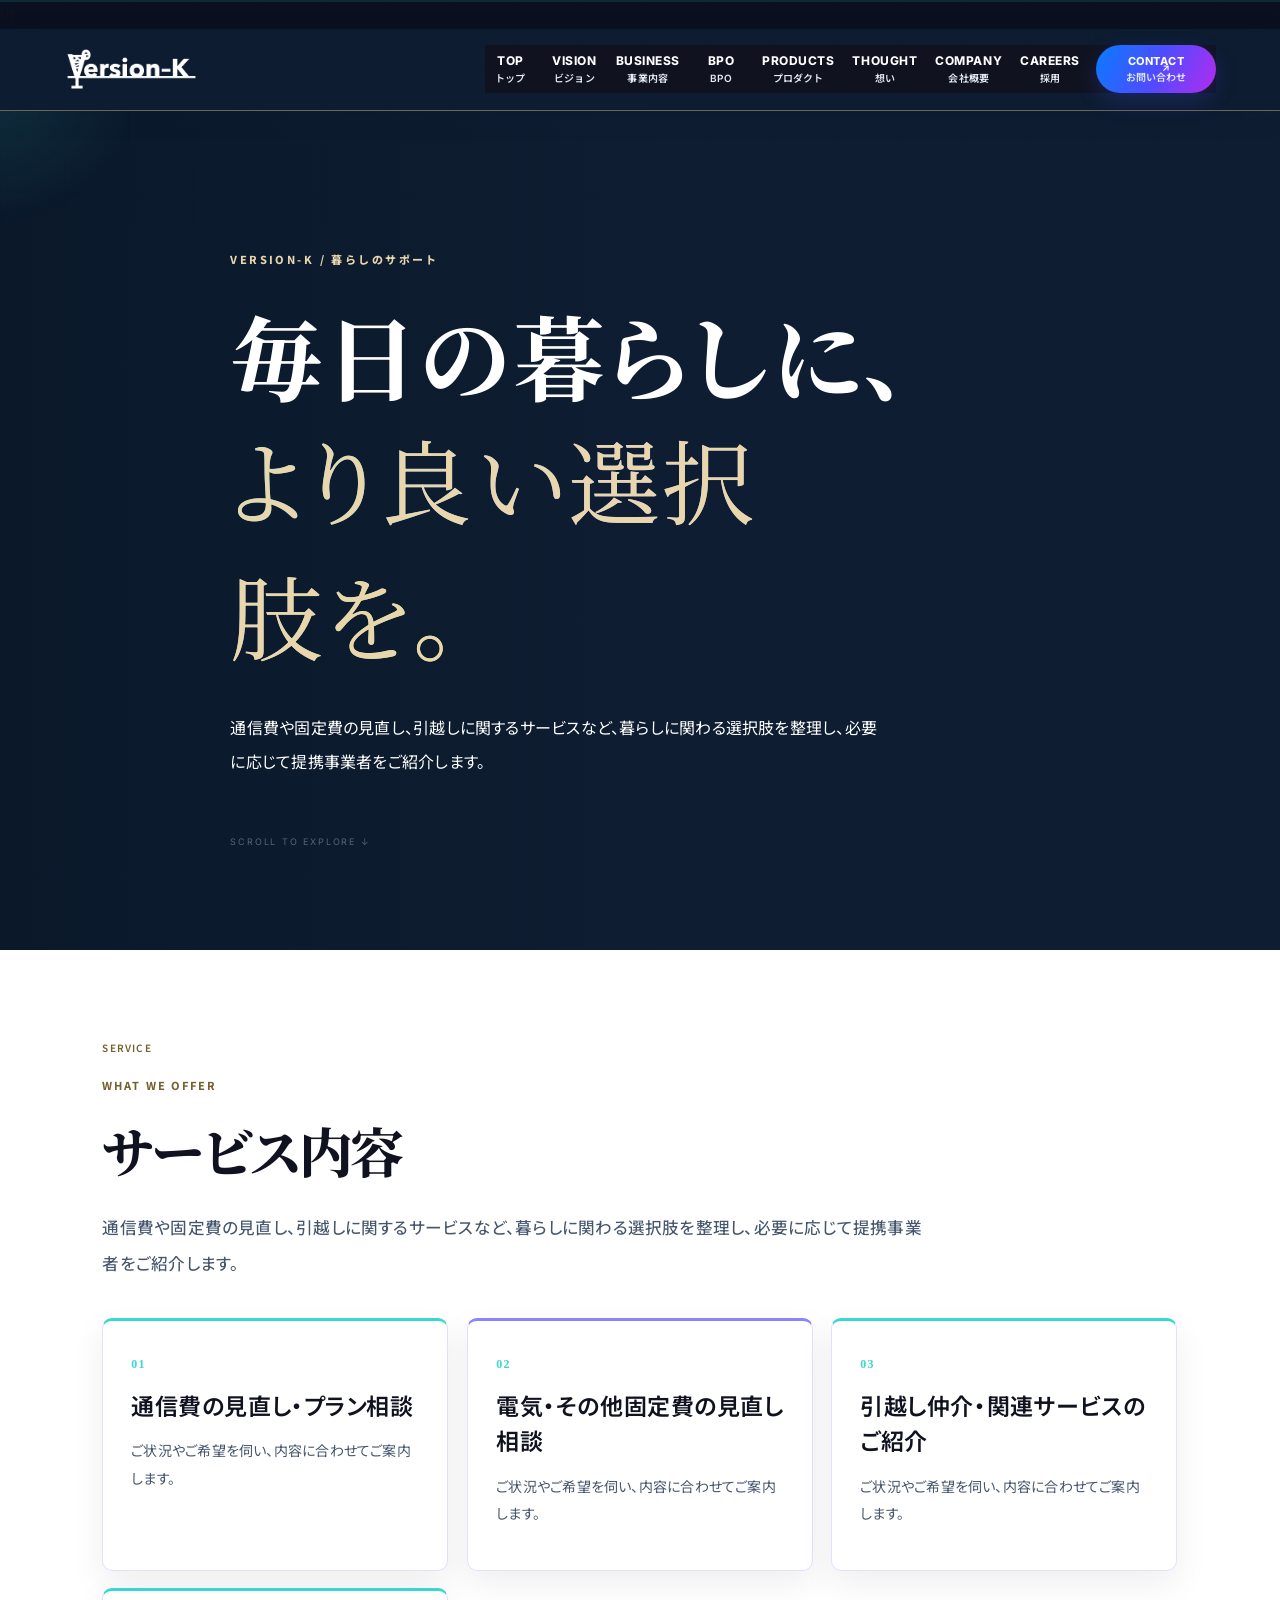
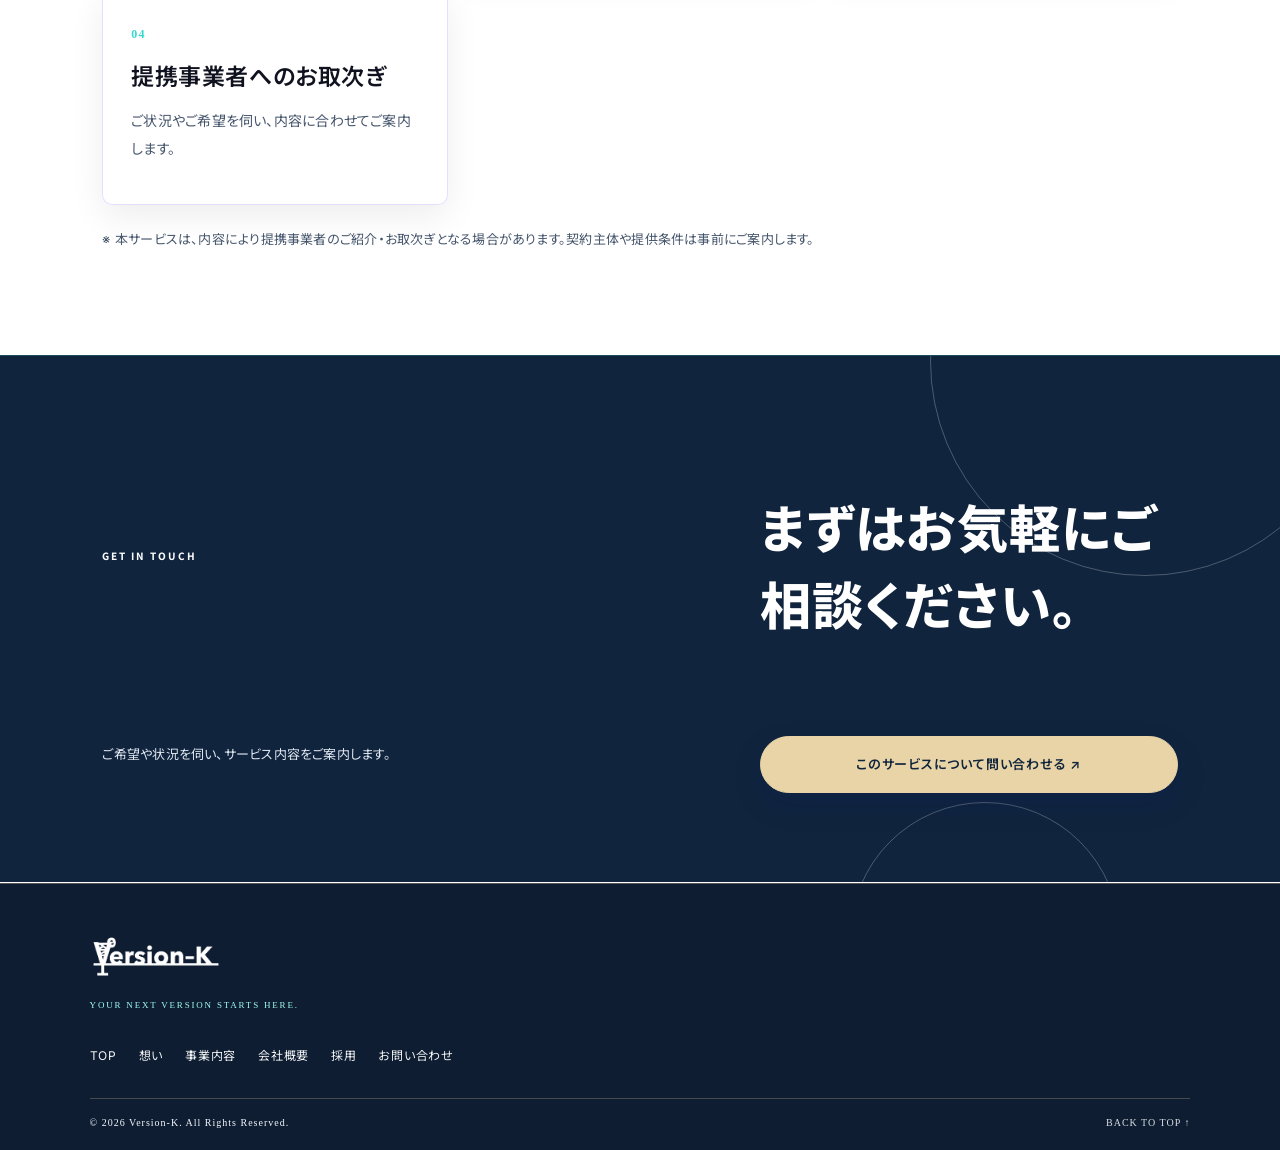
<file: life-support.html>
<!doctype html><html lang="ja"><head><meta charset="utf-8"><meta name="viewport" content="width=device-width,initial-scale=1"><meta name="description" content="通信費や固定費の見直し、引越しに関するサービスなど、暮らしに関わる選択肢を整理し、必要に応じて提携事業者をご紹介します。"><meta name="theme-color" content="#101f35"><title>暮らしのサポート | Version-K</title><link rel="preconnect" href="https://fonts.googleapis.com"><link rel="preconnect" href="https://fonts.gstatic.com" crossorigin><link href="https://fonts.googleapis.com/css2?family=Cormorant+Garamond:wght@400;500;600;700&family=Noto+Serif+JP:wght@300;400;500;600;700&display=swap" rel="stylesheet"><link rel="stylesheet" href="style.css"><link rel="stylesheet" href="premium-final.css">
<link rel="stylesheet" href="modern-luxury.css">
<link rel="stylesheet" href="site-reset.css">
<link rel="stylesheet" href="modern-editorial.css">\n<link rel="stylesheet" href="vk-modern-system.css">

<style>

/* =========================================================
   VERSION-K / FINAL CONTRAST FIX
   Header logo + navigation: white on dark navy.
   Dark promotional bands: white copy.
   Light cards/boxes: deep navy copy.
   ========================================================= */
.header .logo,
.header .logo a,
.header .nav,
.header .nav a,
.header .nav a *,
.suit-header .suit-logo,
.suit-header .suit-nav,
.suit-header .suit-nav a,
.footer-nav a,
.footer-links a {
  color: #ffffff !important;
  opacity: 1 !important;
}
.header .logo img,
.header a.logo img,
.header .logo a img,
.suit-header .suit-logo img {
  filter: brightness(0) invert(1) !important;
  opacity: 1 !important;
}
.header .nav a:hover,
.suit-header .suit-nav a:hover,
.footer-nav a:hover,
.footer-links a:hover {
  color: #e6d2a6 !important;
}

/* Dark blue / purple gradient promotional areas */
.vk-product-band,
.vk-product-band > *,
.vk-product-band h1,
.vk-product-band h2,
.vk-product-band h3,
.vk-product-band p,
.vk-product-band li,
.vk-product-band span,
.vk-product-band small,
.rakubure,
.rakubure > div,
.rakubure .eyebrow,
.rakubure h1,
.rakubure h2,
.rakubure h3,
.rakubure p,
.rakubure li,
.rakubure .rakubure-logo-wrap > span {
  color: #ffffff !important;
  opacity: 1 !important;
}

/* Light product panels and boxes: dark readable typography */
.rakubure-visual,
.rakubure-visual > *,
.rakubure-visual p,
.rakubure-visual span,
.rakubure-visual small,
.rakubure-visual .rakubure-logo-wrap > span {
  color: #10243f !important;
  opacity: 1 !important;
}
.rakubure-visual {
  background: #ffffff !important;
  border: 1px solid rgba(16,36,63,.12) !important;
}
.rakubure-visual .rakubure-list span {
  color: #10243f !important;
  background: #f1f4f8 !important;
  border: 1px solid #dce3eb !important;
}
.rakubure-visual > p {
  color: #34465d !important;
}
.rakubure-logo-wrap > span {
  color: #34465d !important;
}

/* Keep call-to-action labels legible on their own backgrounds */
.rakubure-actions .btn-gold {
  background: #d9bd86 !important;
  color: #10243f !important;
}
.rakubure-actions .btn-line {
  color: #ffffff !important;
  border-color: #e6d2a6 !important;
}
.vk-product-card,
.vk-product-card h3,
.vk-product-card p,
.vk-product-card span {
  color: #10243f !important;
}

</style>
  <link rel="stylesheet" href="future-theme.css">
  <link rel="stylesheet" href="vk-global-future.css">
  <link rel="stylesheet" href="vk-bpo-layout.css">
  <link rel="stylesheet" href="vk-balanced-system.css">
  <link rel="stylesheet" href="vk-balanced-motion.css">
  <link rel="stylesheet" href="vk-responsive-final.css">
  <link rel="stylesheet" href="vk-header-navigation.css">
  <link rel="stylesheet" href="vk-content-visibility-fix.css">
  <link rel="stylesheet" href="vk-site-unified.css">
  <link rel="stylesheet" href="vk-final-readability-repair.css">
</head><body><header class="header"><a class="logo" href="index.html" aria-label="Version-K ホーム"><img src="images/version-k-main-logo.png" alt="Version-K"></a><button class="menu-btn" aria-label="メニュー" aria-expanded="false"><i></i><i></i></button><nav class="nav" aria-label="メインナビゲーション"><a href="index.html"><span class="vk-nav-en">TOP</span><span class="vk-nav-ja">トップ</span></a><a href="index.html#vision"><span class="vk-nav-en">VISION</span><span class="vk-nav-ja">ビジョン</span></a><a href="index.html#business"><span class="vk-nav-en">BUSINESS</span><span class="vk-nav-ja">事業内容</span></a><a href="bpo.html"><span class="vk-nav-en">BPO</span><span class="vk-nav-ja">BPO</span></a><a href="index.html#products"><span class="vk-nav-en">PRODUCTS</span><span class="vk-nav-ja">プロダクト</span></a><a href="thought.html"><span class="vk-nav-en">THOUGHT</span><span class="vk-nav-ja">想い</span></a><a href="company.html"><span class="vk-nav-en">COMPANY</span><span class="vk-nav-ja">会社概要</span></a><a href="recruit.html"><span class="vk-nav-en">CAREERS</span><span class="vk-nav-ja">採用</span></a><a class="nav-cta" href="contact.html"><span class="vk-nav-en">CONTACT</span><span class="vk-nav-ja">お問い合わせ</span><span class="vk-nav-arrow">↗</span></a></nav></header><main><section class="hero"><div class="hero-bg" style="background-image:url(https://images.unsplash.com/photo-1600607687939-ce8a6c25118c?auto=format&fit=crop&w=1600&q=85)"></div><div class="hero-inner"><p class="eyebrow">VERSION-K / 暮らしのサポート</p><h1>毎日の暮らしに、<br><em>より良い選択肢を。</em></h1><p class="hero-copy">通信費や固定費の見直し、引越しに関するサービスなど、暮らしに関わる選択肢を整理し、必要に応じて提携事業者をご紹介します。</p></div></section><section class='section'><div class='section-tag'>SERVICE</div><p class='eyebrow dark'>WHAT WE OFFER</p><h2>サービス内容</h2><p class='lead'>通信費や固定費の見直し、引越しに関するサービスなど、暮らしに関わる選択肢を整理し、必要に応じて提携事業者をご紹介します。</p><div class='points'><div class='point'><b>01</b><h3>通信費の見直し・プラン相談</h3><p>ご状況やご希望を伺い、内容に合わせてご案内します。</p></div><div class='point'><b>02</b><h3>電気・その他固定費の見直し相談</h3><p>ご状況やご希望を伺い、内容に合わせてご案内します。</p></div><div class='point'><b>03</b><h3>引越し仲介・関連サービスのご紹介</h3><p>ご状況やご希望を伺い、内容に合わせてご案内します。</p></div><div class='point'><b>04</b><h3>提携事業者へのお取次ぎ</h3><p>ご状況やご希望を伺い、内容に合わせてご案内します。</p></div></div><p class='note'>※ 本サービスは、内容により提携事業者のご紹介・お取次ぎとなる場合があります。契約主体や提供条件は事前にご案内します。</p></section><section class='cta'><p class='eyebrow dark'>GET IN TOUCH</p><h2>まずはお気軽にご相談ください。</h2><p>ご希望や状況を伺い、サービス内容をご案内します。</p><a class='btn btn-dark' href='contact.html'>このサービスについて問い合わせる ↗</a></section></main><footer class="footer"><a class="logo" href="index.html" aria-label="Version-K ホーム"><img src="images/version-k-main-logo.png" alt="Version-K"></a><p>YOUR NEXT VERSION STARTS HERE.</p><nav class="footer-nav"><a href="index.html">TOP</a><a href="thought.html">想い</a><a href="index.html#business">事業内容</a><a href="company.html">会社概要</a><a href="recruit.html">採用</a><a href="contact.html">お問い合わせ</a></nav><div class="footer-bottom"><span>© <span id="year"></span> Version-K. All Rights Reserved.</span><a href="#">BACK TO TOP ↑</a></div></footer><script src="script.js"></script><script src="modern-motion.js"></script><script src="vk-motion.js" defer></script>
  <script src="vk-global-motion.js" defer></script>
  <script src="vk-balanced-motion.js" defer></script>
</body></html>
</file>
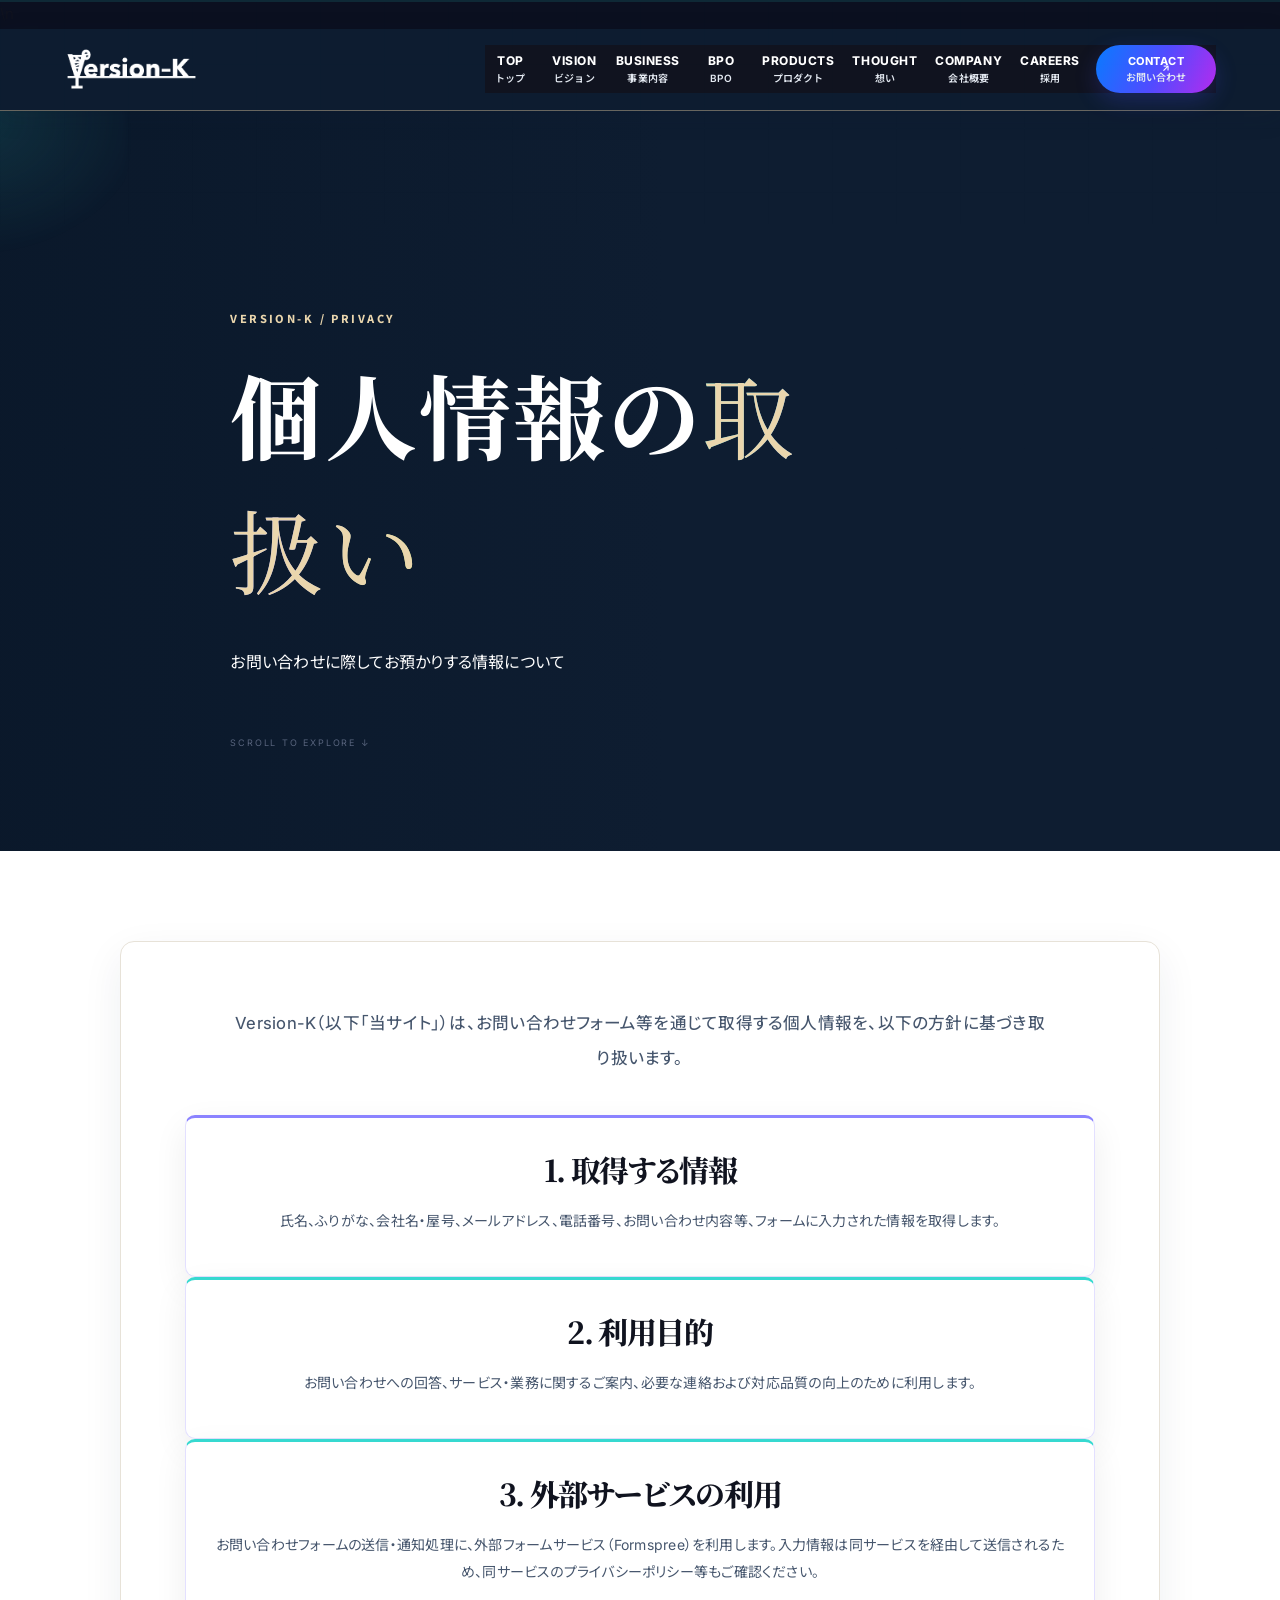
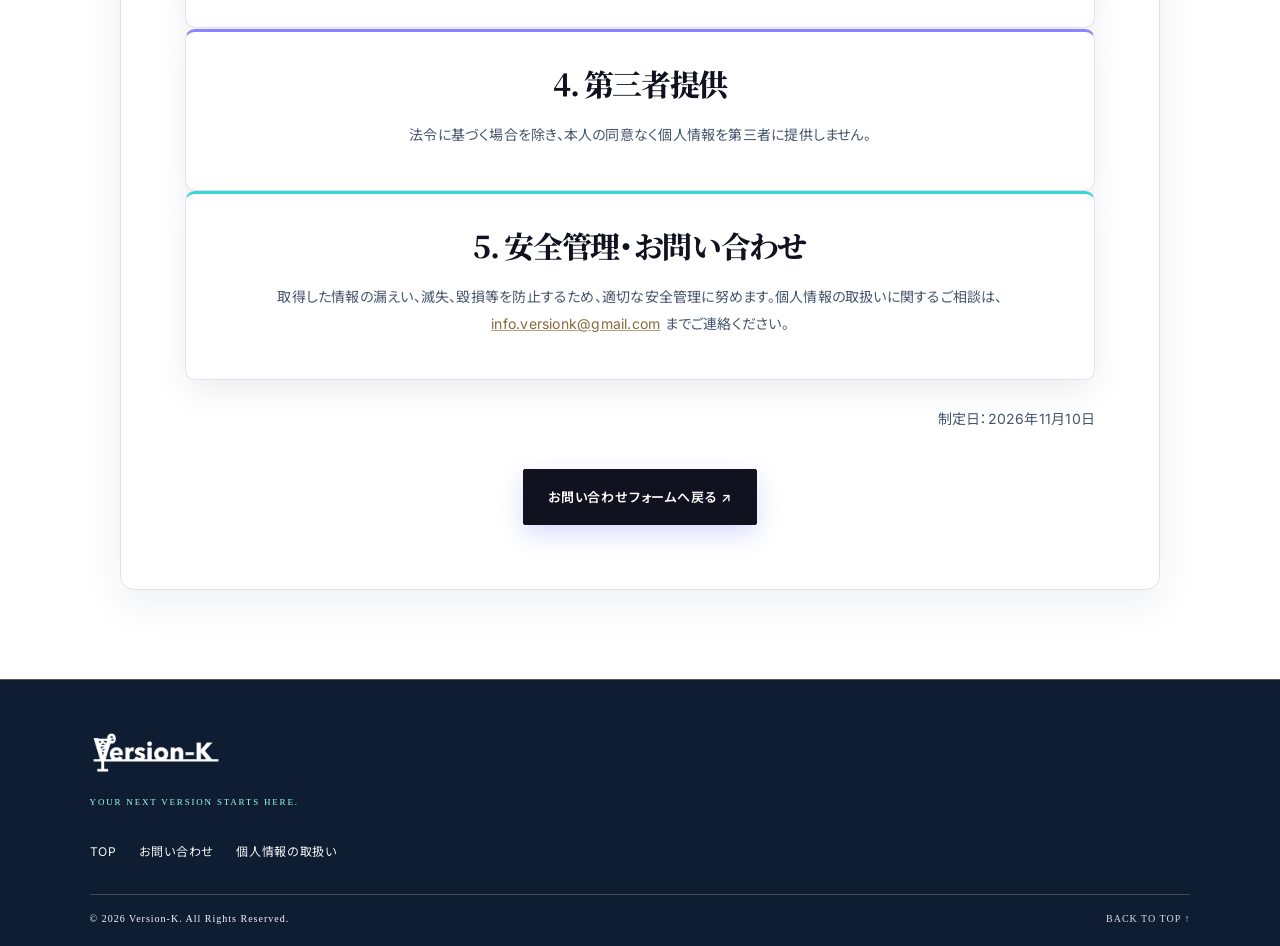
<file: privacy.html>
<!doctype html>
<html lang="ja"><head><meta charset="utf-8"><meta name="viewport" content="width=device-width,initial-scale=1"><meta name="theme-color" content="#101f35"><title>個人情報の取扱い | Version-K</title><link rel="preconnect" href="https://fonts.googleapis.com"><link rel="preconnect" href="https://fonts.gstatic.com" crossorigin><link href="https://fonts.googleapis.com/css2?family=Cormorant+Garamond:wght@400;500;600&family=Noto+Serif+JP:wght@300;400;500;600&display=swap" rel="stylesheet"><link rel="stylesheet" href="style.css"><link rel="stylesheet" href="premium-final.css">
<link rel="stylesheet" href="modern-luxury.css">
<link rel="stylesheet" href="site-reset.css">
<link rel="stylesheet" href="modern-editorial.css">\n<link rel="stylesheet" href="vk-modern-system.css">

<style>

/* =========================================================
   VERSION-K / FINAL CONTRAST FIX
   Header logo + navigation: white on dark navy.
   Dark promotional bands: white copy.
   Light cards/boxes: deep navy copy.
   ========================================================= */
.header .logo,
.header .logo a,
.header .nav,
.header .nav a,
.header .nav a *,
.suit-header .suit-logo,
.suit-header .suit-nav,
.suit-header .suit-nav a,
.footer-nav a,
.footer-links a {
  color: #ffffff !important;
  opacity: 1 !important;
}
.header .logo img,
.header a.logo img,
.header .logo a img,
.suit-header .suit-logo img {
  filter: brightness(0) invert(1) !important;
  opacity: 1 !important;
}
.header .nav a:hover,
.suit-header .suit-nav a:hover,
.footer-nav a:hover,
.footer-links a:hover {
  color: #e6d2a6 !important;
}

/* Dark blue / purple gradient promotional areas */
.vk-product-band,
.vk-product-band > *,
.vk-product-band h1,
.vk-product-band h2,
.vk-product-band h3,
.vk-product-band p,
.vk-product-band li,
.vk-product-band span,
.vk-product-band small,
.rakubure,
.rakubure > div,
.rakubure .eyebrow,
.rakubure h1,
.rakubure h2,
.rakubure h3,
.rakubure p,
.rakubure li,
.rakubure .rakubure-logo-wrap > span {
  color: #ffffff !important;
  opacity: 1 !important;
}

/* Light product panels and boxes: dark readable typography */
.rakubure-visual,
.rakubure-visual > *,
.rakubure-visual p,
.rakubure-visual span,
.rakubure-visual small,
.rakubure-visual .rakubure-logo-wrap > span {
  color: #10243f !important;
  opacity: 1 !important;
}
.rakubure-visual {
  background: #ffffff !important;
  border: 1px solid rgba(16,36,63,.12) !important;
}
.rakubure-visual .rakubure-list span {
  color: #10243f !important;
  background: #f1f4f8 !important;
  border: 1px solid #dce3eb !important;
}
.rakubure-visual > p {
  color: #34465d !important;
}
.rakubure-logo-wrap > span {
  color: #34465d !important;
}

/* Keep call-to-action labels legible on their own backgrounds */
.rakubure-actions .btn-gold {
  background: #d9bd86 !important;
  color: #10243f !important;
}
.rakubure-actions .btn-line {
  color: #ffffff !important;
  border-color: #e6d2a6 !important;
}
.vk-product-card,
.vk-product-card h3,
.vk-product-card p,
.vk-product-card span {
  color: #10243f !important;
}

</style>
  <link rel="stylesheet" href="future-theme.css">
  <link rel="stylesheet" href="vk-global-future.css">
  <link rel="stylesheet" href="vk-bpo-layout.css">
  <link rel="stylesheet" href="vk-balanced-system.css">
  <link rel="stylesheet" href="vk-balanced-motion.css">
  <link rel="stylesheet" href="vk-responsive-final.css">
  <link rel="stylesheet" href="vk-header-navigation.css">
  <link rel="stylesheet" href="vk-content-visibility-fix.css">
  <link rel="stylesheet" href="vk-site-unified.css">
  <link rel="stylesheet" href="vk-final-readability-repair.css">
</head>
<body><header class="header"><a class="logo" href="index.html" aria-label="Version-K ホーム"><img src="images/version-k-main-logo.png" alt="Version-K"></a><button class="menu-btn" aria-label="メニュー" aria-expanded="false"><i></i><i></i></button><nav class="nav" aria-label="メインナビゲーション"><a href="index.html"><span class="vk-nav-en">TOP</span><span class="vk-nav-ja">トップ</span></a><a href="index.html#vision"><span class="vk-nav-en">VISION</span><span class="vk-nav-ja">ビジョン</span></a><a href="index.html#business"><span class="vk-nav-en">BUSINESS</span><span class="vk-nav-ja">事業内容</span></a><a href="bpo.html"><span class="vk-nav-en">BPO</span><span class="vk-nav-ja">BPO</span></a><a href="index.html#products"><span class="vk-nav-en">PRODUCTS</span><span class="vk-nav-ja">プロダクト</span></a><a href="thought.html"><span class="vk-nav-en">THOUGHT</span><span class="vk-nav-ja">想い</span></a><a href="company.html"><span class="vk-nav-en">COMPANY</span><span class="vk-nav-ja">会社概要</span></a><a href="recruit.html"><span class="vk-nav-en">CAREERS</span><span class="vk-nav-ja">採用</span></a><a class="nav-cta" href="contact.html"><span class="vk-nav-en">CONTACT</span><span class="vk-nav-ja">お問い合わせ</span><span class="vk-nav-arrow">↗</span></a></nav></header>
<main><section class="hero"><div class="hero-inner"><p class="eyebrow">VERSION-K / PRIVACY</p><h1>個人情報の<em>取扱い</em></h1><p class="hero-copy">お問い合わせに際してお預かりする情報について</p></div></section><section class="section reveal"><div class="contact-panel privacy-panel"><p class="lead">Version-K（以下「当サイト」）は、お問い合わせフォーム等を通じて取得する個人情報を、以下の方針に基づき取り扱います。</p>
<div class="privacy-block"><h2>1. 取得する情報</h2><p>氏名、ふりがな、会社名・屋号、メールアドレス、電話番号、お問い合わせ内容等、フォームに入力された情報を取得します。</p></div>
<div class="privacy-block"><h2>2. 利用目的</h2><p>お問い合わせへの回答、サービス・業務に関するご案内、必要な連絡および対応品質の向上のために利用します。</p></div>
<div class="privacy-block"><h2>3. 外部サービスの利用</h2><p>お問い合わせフォームの送信・通知処理に、外部フォームサービス（Formspree）を利用します。入力情報は同サービスを経由して送信されるため、同サービスのプライバシーポリシー等もご確認ください。</p></div>
<div class="privacy-block"><h2>4. 第三者提供</h2><p>法令に基づく場合を除き、本人の同意なく個人情報を第三者に提供しません。</p></div>
<div class="privacy-block"><h2>5. 安全管理・お問い合わせ</h2><p>取得した情報の漏えい、滅失、毀損等を防止するため、適切な安全管理に努めます。個人情報の取扱いに関するご相談は、<a href="mailto:info.versionk@gmail.com">info.versionk@gmail.com</a> までご連絡ください。</p></div>
<p class="privacy-date">制定日：2026年11月10日</p><a class="btn btn-dark" href="contact.html">お問い合わせフォームへ戻る ↗</a></div></section></main>
<footer class="footer"><a class="logo" href="index.html" aria-label="Version-K ホーム"><img src="images/version-k-main-logo.png" alt="Version-K"></a><p>YOUR NEXT VERSION STARTS HERE.</p><nav class="footer-nav"><a href="index.html">TOP</a><a href="contact.html">お問い合わせ</a><a href="privacy.html">個人情報の取扱い</a></nav><div class="footer-bottom"><span>© <span id="year"></span> Version-K. All Rights Reserved.</span><a href="#">BACK TO TOP ↑</a></div></footer><script src="script.js"></script><script src="modern-motion.js"></script><script src="vk-motion.js" defer></script>
  <script src="vk-global-motion.js" defer></script>
  <script src="vk-balanced-motion.js" defer></script>
</body></html>
</file>
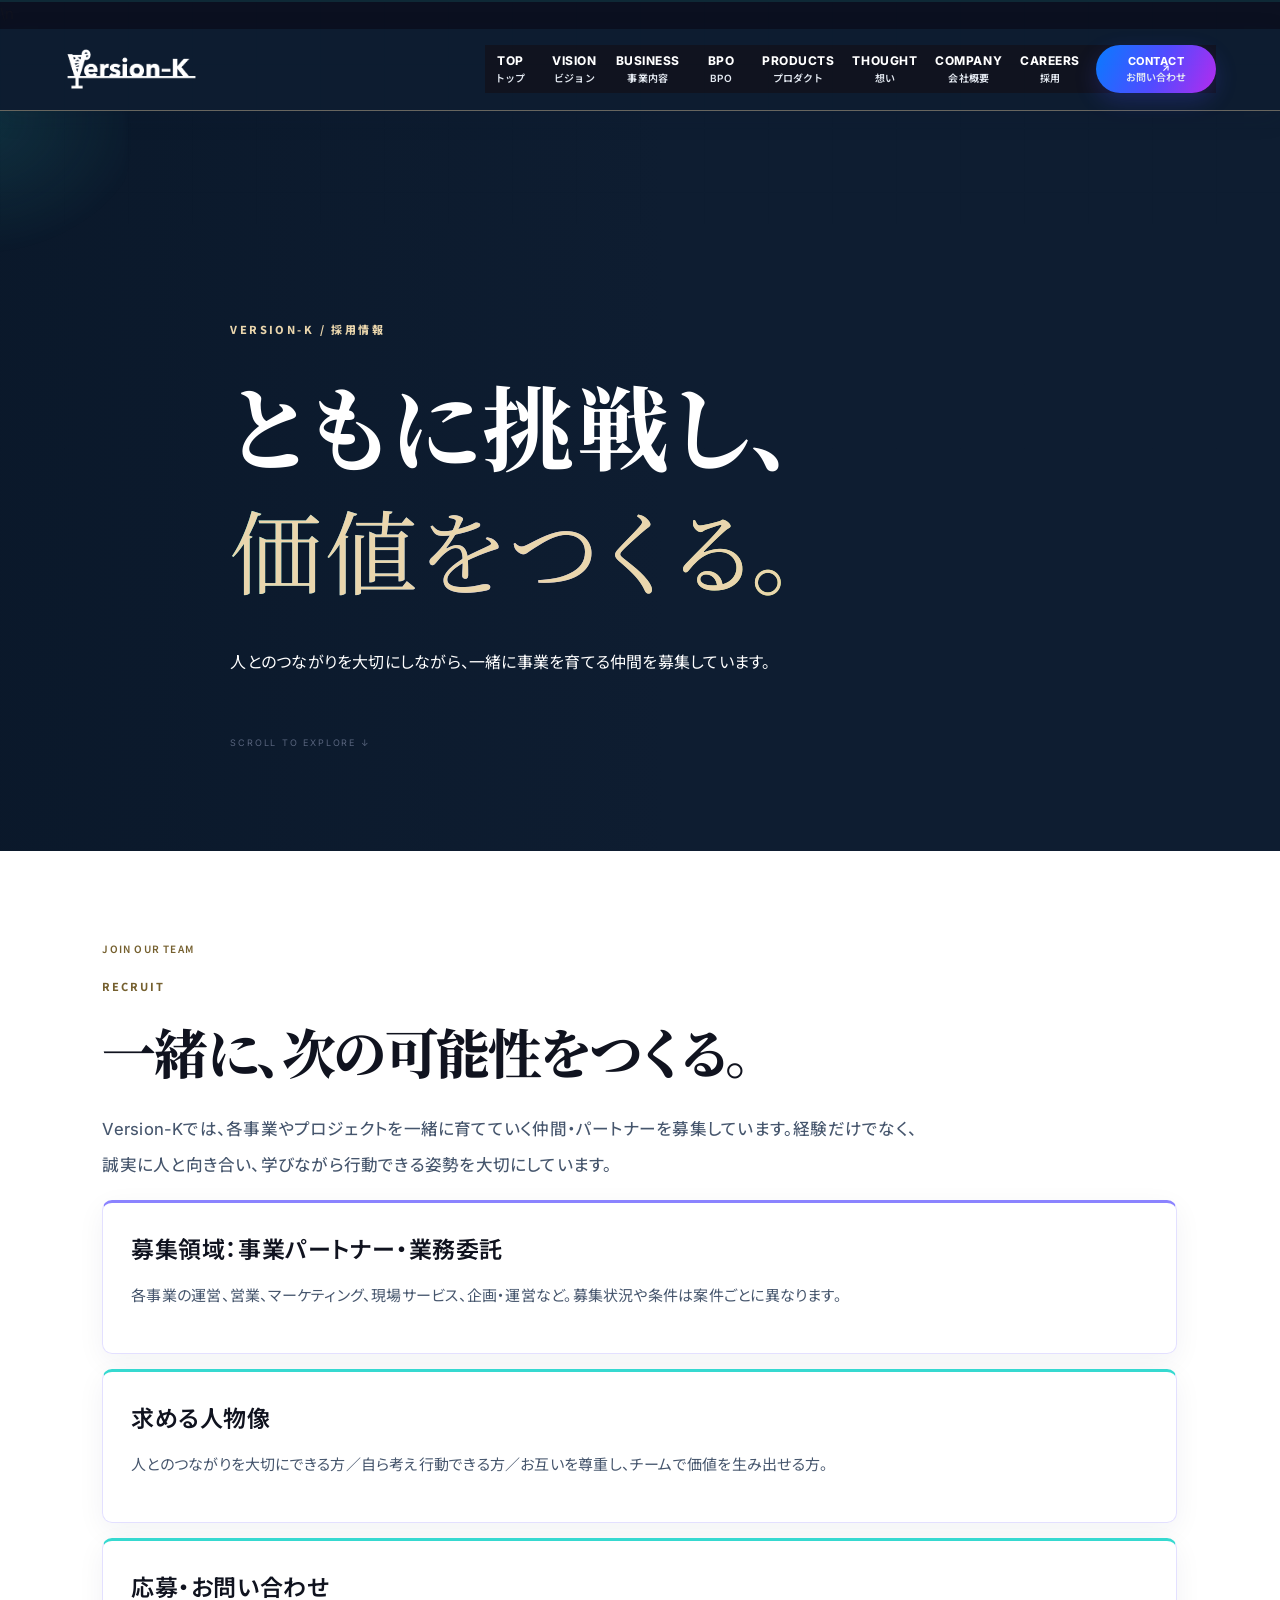
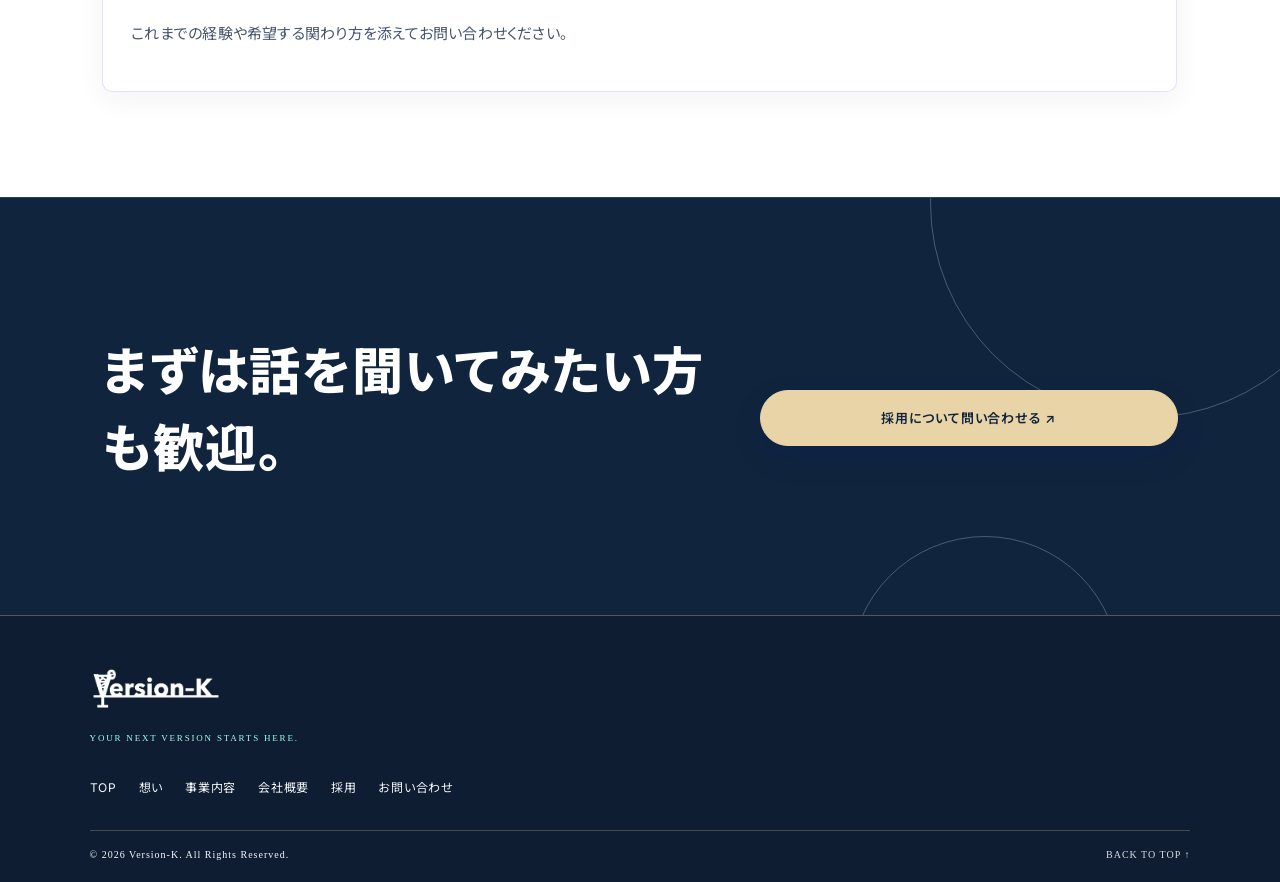
<file: recruit.html>
<!doctype html><html lang="ja"><head><meta charset="utf-8"><meta name="viewport" content="width=device-width,initial-scale=1"><meta name="description" content="Version-Kの採用・事業パートナー募集情報をご案内します。"><meta name="theme-color" content="#101f35"><title>採用情報 | Version-K</title><link rel="preconnect" href="https://fonts.googleapis.com"><link rel="preconnect" href="https://fonts.gstatic.com" crossorigin><link href="https://fonts.googleapis.com/css2?family=Cormorant+Garamond:wght@400;500;600;700&family=Noto+Serif+JP:wght@300;400;500;600;700&display=swap" rel="stylesheet"><link rel="stylesheet" href="style.css"><link rel="stylesheet" href="premium-final.css">
<link rel="stylesheet" href="modern-luxury.css">
<link rel="stylesheet" href="site-reset.css">
<link rel="stylesheet" href="modern-editorial.css">\n<link rel="stylesheet" href="vk-modern-system.css">

<style>

/* =========================================================
   VERSION-K / FINAL CONTRAST FIX
   Header logo + navigation: white on dark navy.
   Dark promotional bands: white copy.
   Light cards/boxes: deep navy copy.
   ========================================================= */
.header .logo,
.header .logo a,
.header .nav,
.header .nav a,
.header .nav a *,
.suit-header .suit-logo,
.suit-header .suit-nav,
.suit-header .suit-nav a,
.footer-nav a,
.footer-links a {
  color: #ffffff !important;
  opacity: 1 !important;
}
.header .logo img,
.header a.logo img,
.header .logo a img,
.suit-header .suit-logo img {
  filter: brightness(0) invert(1) !important;
  opacity: 1 !important;
}
.header .nav a:hover,
.suit-header .suit-nav a:hover,
.footer-nav a:hover,
.footer-links a:hover {
  color: #e6d2a6 !important;
}

/* Dark blue / purple gradient promotional areas */
.vk-product-band,
.vk-product-band > *,
.vk-product-band h1,
.vk-product-band h2,
.vk-product-band h3,
.vk-product-band p,
.vk-product-band li,
.vk-product-band span,
.vk-product-band small,
.rakubure,
.rakubure > div,
.rakubure .eyebrow,
.rakubure h1,
.rakubure h2,
.rakubure h3,
.rakubure p,
.rakubure li,
.rakubure .rakubure-logo-wrap > span {
  color: #ffffff !important;
  opacity: 1 !important;
}

/* Light product panels and boxes: dark readable typography */
.rakubure-visual,
.rakubure-visual > *,
.rakubure-visual p,
.rakubure-visual span,
.rakubure-visual small,
.rakubure-visual .rakubure-logo-wrap > span {
  color: #10243f !important;
  opacity: 1 !important;
}
.rakubure-visual {
  background: #ffffff !important;
  border: 1px solid rgba(16,36,63,.12) !important;
}
.rakubure-visual .rakubure-list span {
  color: #10243f !important;
  background: #f1f4f8 !important;
  border: 1px solid #dce3eb !important;
}
.rakubure-visual > p {
  color: #34465d !important;
}
.rakubure-logo-wrap > span {
  color: #34465d !important;
}

/* Keep call-to-action labels legible on their own backgrounds */
.rakubure-actions .btn-gold {
  background: #d9bd86 !important;
  color: #10243f !important;
}
.rakubure-actions .btn-line {
  color: #ffffff !important;
  border-color: #e6d2a6 !important;
}
.vk-product-card,
.vk-product-card h3,
.vk-product-card p,
.vk-product-card span {
  color: #10243f !important;
}

</style>
  <link rel="stylesheet" href="future-theme.css">
  <link rel="stylesheet" href="vk-global-future.css">
  <link rel="stylesheet" href="vk-bpo-layout.css">
  <link rel="stylesheet" href="vk-balanced-system.css">
  <link rel="stylesheet" href="vk-balanced-motion.css">
  <link rel="stylesheet" href="vk-responsive-final.css">
  <link rel="stylesheet" href="vk-header-navigation.css">
  <link rel="stylesheet" href="vk-content-visibility-fix.css">
  <link rel="stylesheet" href="vk-site-unified.css">
  <link rel="stylesheet" href="vk-final-readability-repair.css">
</head><body><header class="header"><a class="logo" href="index.html" aria-label="Version-K ホーム"><img src="images/version-k-main-logo.png" alt="Version-K"></a><button class="menu-btn" aria-label="メニュー" aria-expanded="false"><i></i><i></i></button><nav class="nav" aria-label="メインナビゲーション"><a href="index.html"><span class="vk-nav-en">TOP</span><span class="vk-nav-ja">トップ</span></a><a href="index.html#vision"><span class="vk-nav-en">VISION</span><span class="vk-nav-ja">ビジョン</span></a><a href="index.html#business"><span class="vk-nav-en">BUSINESS</span><span class="vk-nav-ja">事業内容</span></a><a href="bpo.html"><span class="vk-nav-en">BPO</span><span class="vk-nav-ja">BPO</span></a><a href="index.html#products"><span class="vk-nav-en">PRODUCTS</span><span class="vk-nav-ja">プロダクト</span></a><a href="thought.html"><span class="vk-nav-en">THOUGHT</span><span class="vk-nav-ja">想い</span></a><a href="company.html"><span class="vk-nav-en">COMPANY</span><span class="vk-nav-ja">会社概要</span></a><a href="recruit.html"><span class="vk-nav-en">CAREERS</span><span class="vk-nav-ja">採用</span></a><a class="nav-cta" href="contact.html"><span class="vk-nav-en">CONTACT</span><span class="vk-nav-ja">お問い合わせ</span><span class="vk-nav-arrow">↗</span></a></nav></header><main><section class="hero"><div class="hero-bg"></div><div class="hero-inner"><p class="eyebrow">VERSION-K / 採用情報</p><h1>ともに挑戦し、<br><em>価値をつくる。</em></h1><p class="hero-copy">人とのつながりを大切にしながら、一緒に事業を育てる仲間を募集しています。</p></div></section><section class="section reveal"><div class="section-tag">JOIN OUR TEAM</div><p class="eyebrow dark">RECRUIT</p><h2>一緒に、次の可能性をつくる。</h2><p class="lead">Version-Kでは、各事業やプロジェクトを一緒に育てていく仲間・パートナーを募集しています。経験だけでなく、誠実に人と向き合い、学びながら行動できる姿勢を大切にしています。</p><div class="job"><h3>募集領域：事業パートナー・業務委託</h3><p>各事業の運営、営業、マーケティング、現場サービス、企画・運営など。募集状況や条件は案件ごとに異なります。</p></div><div class="job"><h3>求める人物像</h3><p>人とのつながりを大切にできる方／自ら考え行動できる方／お互いを尊重し、チームで価値を生み出せる方。</p></div><div class="job"><h3>応募・お問い合わせ</h3><p>これまでの経験や希望する関わり方を添えてお問い合わせください。</p></div></section><section class="cta reveal"><h2>まずは話を聞いてみたい方も歓迎。</h2><a class="btn btn-dark" href="contact.html">採用について問い合わせる ↗</a></section></main><footer class="footer"><a class="logo" href="index.html" aria-label="Version-K ホーム"><img src="images/version-k-main-logo.png" alt="Version-K"></a><p>YOUR NEXT VERSION STARTS HERE.</p><nav class="footer-nav"><a href="index.html">TOP</a><a href="thought.html">想い</a><a href="index.html#business">事業内容</a><a href="company.html">会社概要</a><a href="recruit.html">採用</a><a href="contact.html">お問い合わせ</a></nav><div class="footer-bottom"><span>© <span id="year"></span> Version-K. All Rights Reserved.</span><a href="#">BACK TO TOP ↑</a></div></footer><script src="script.js"></script><script src="modern-motion.js"></script><script src="vk-motion.js" defer></script>
  <script src="vk-global-motion.js" defer></script>
  <script src="vk-balanced-motion.js" defer></script>
</body></html>
</file>
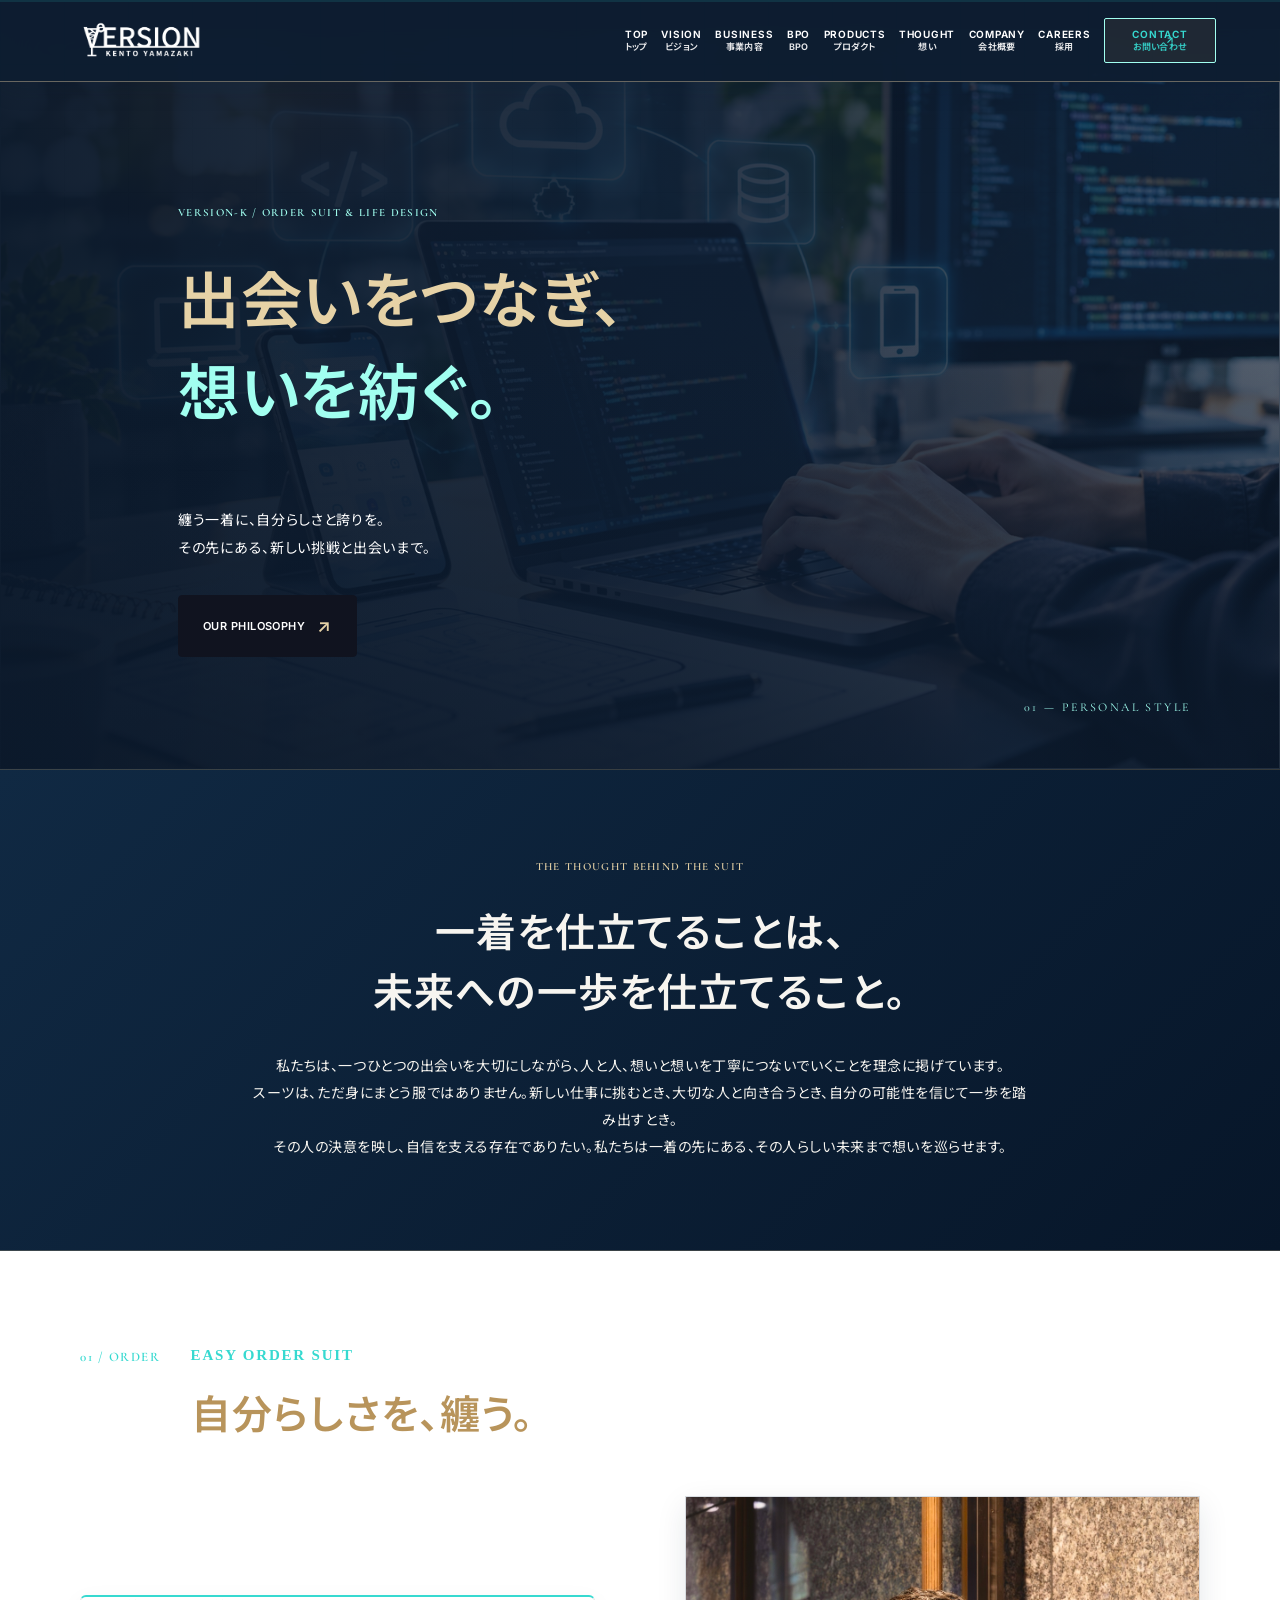
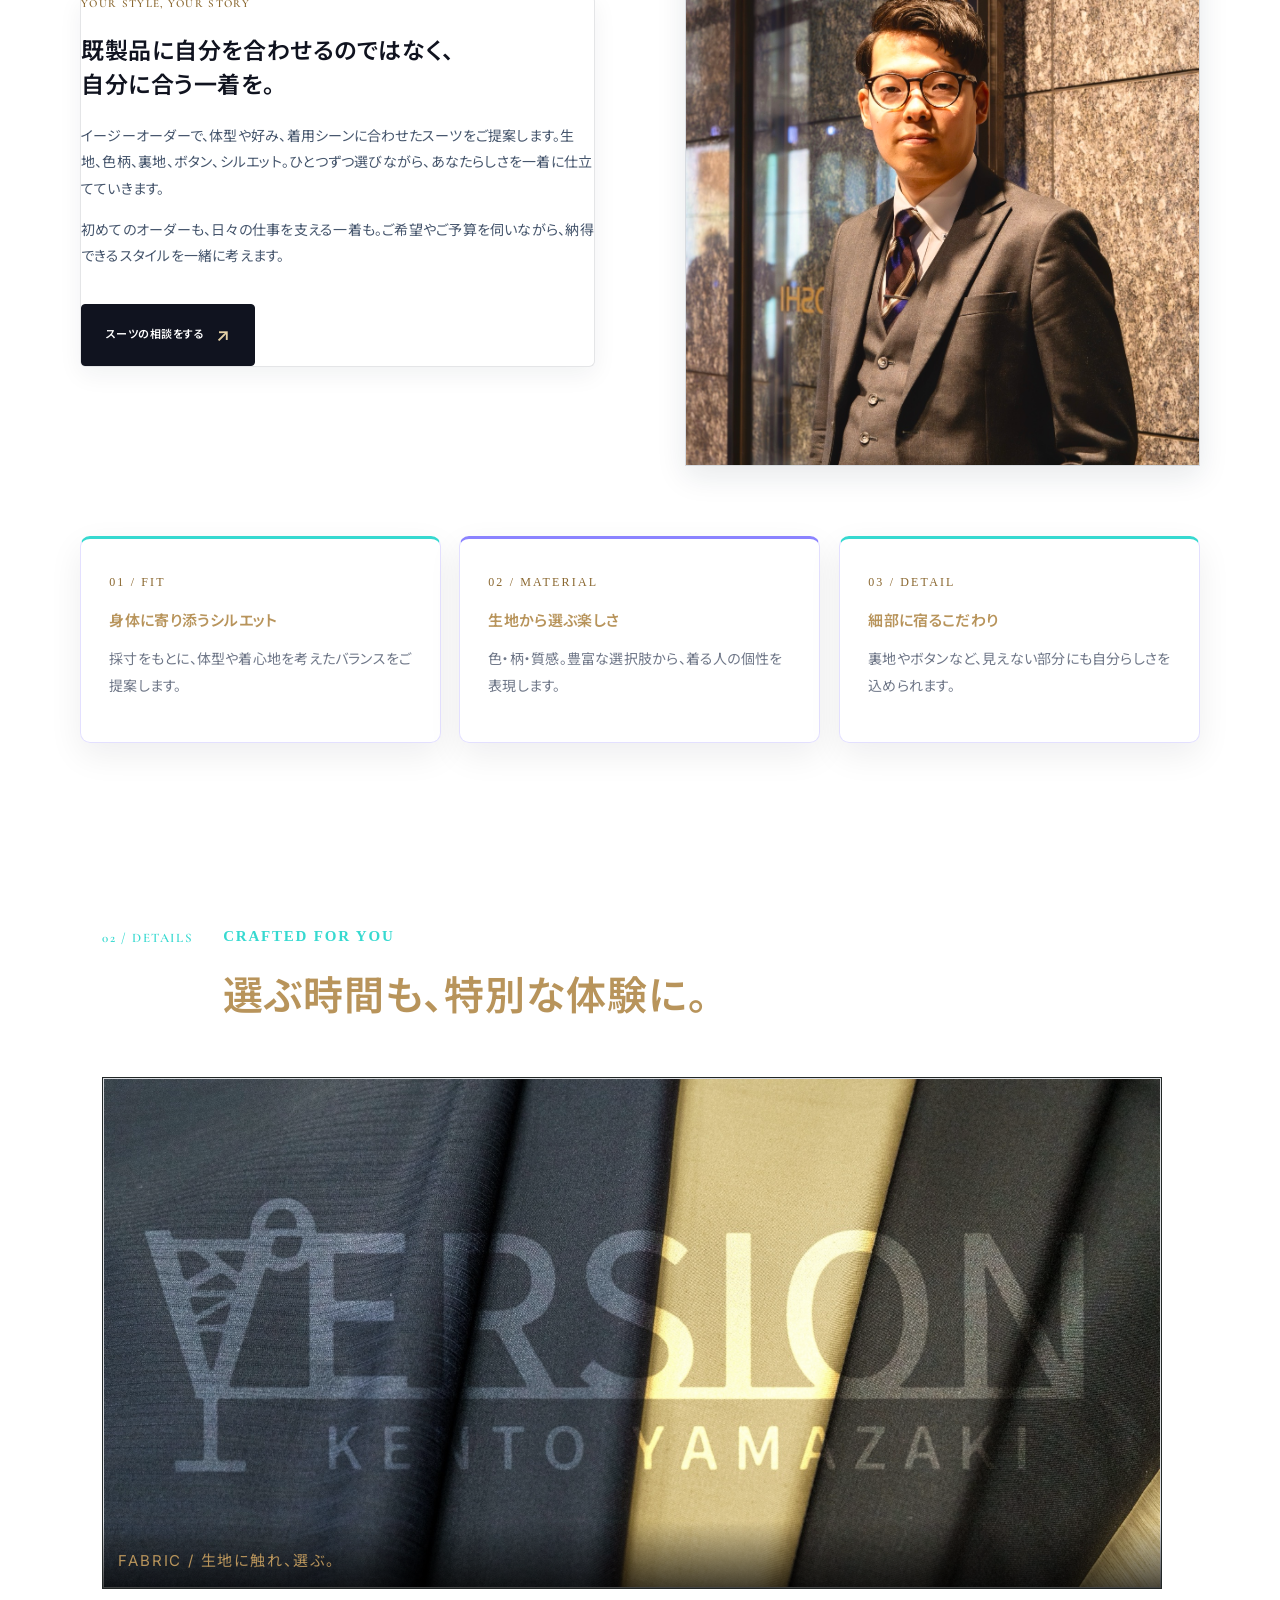
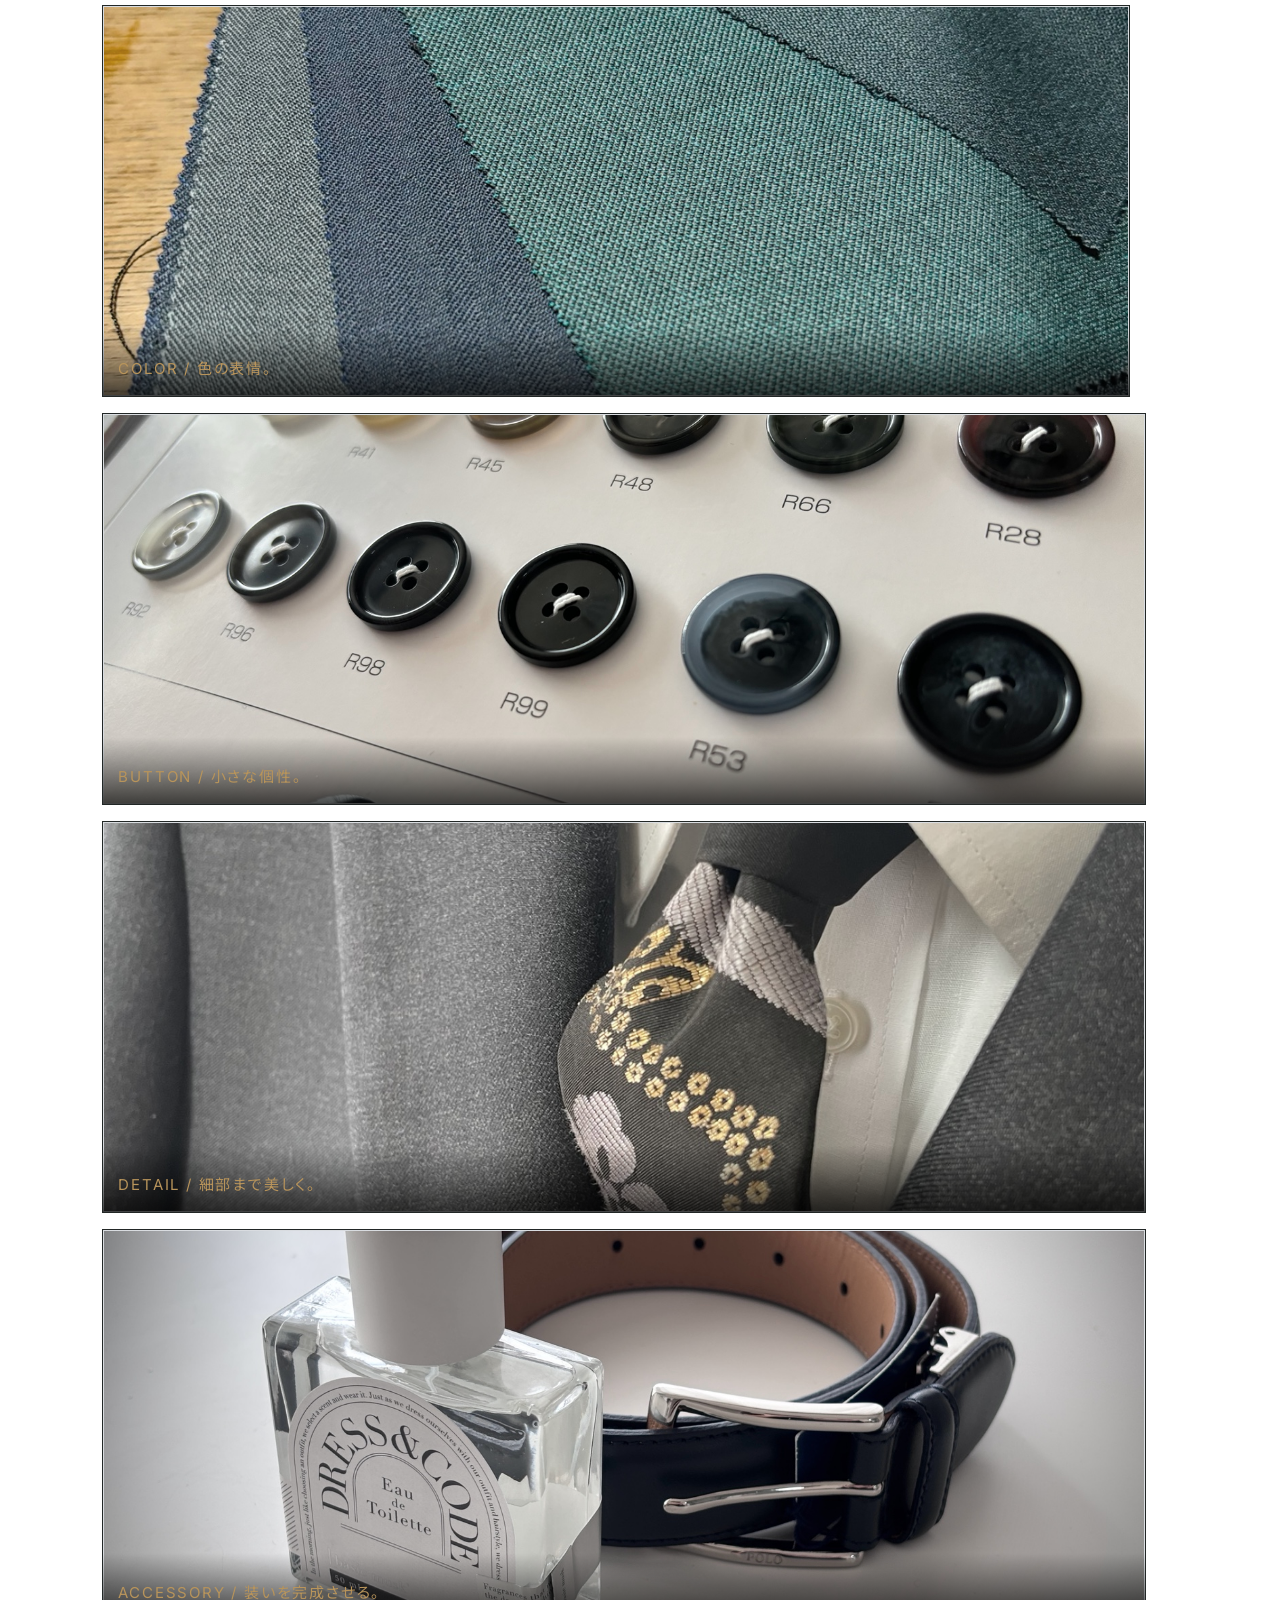
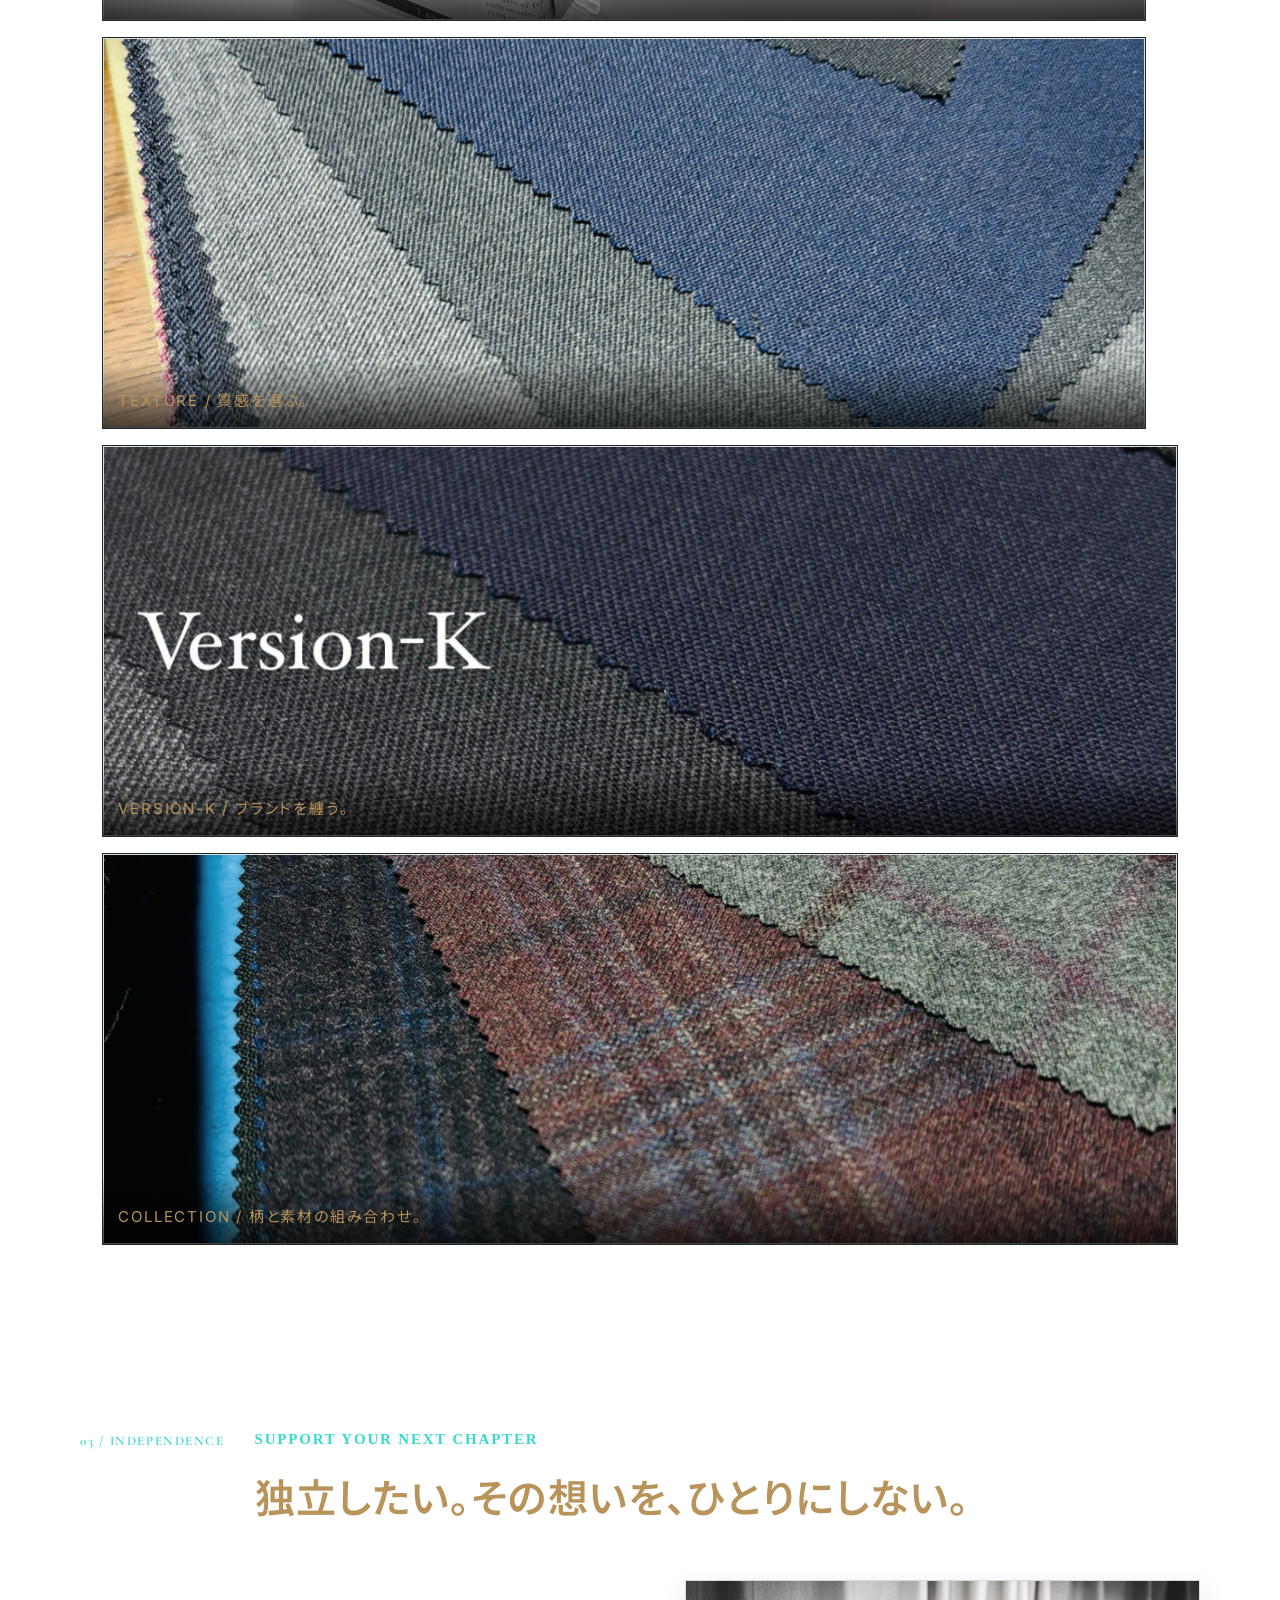
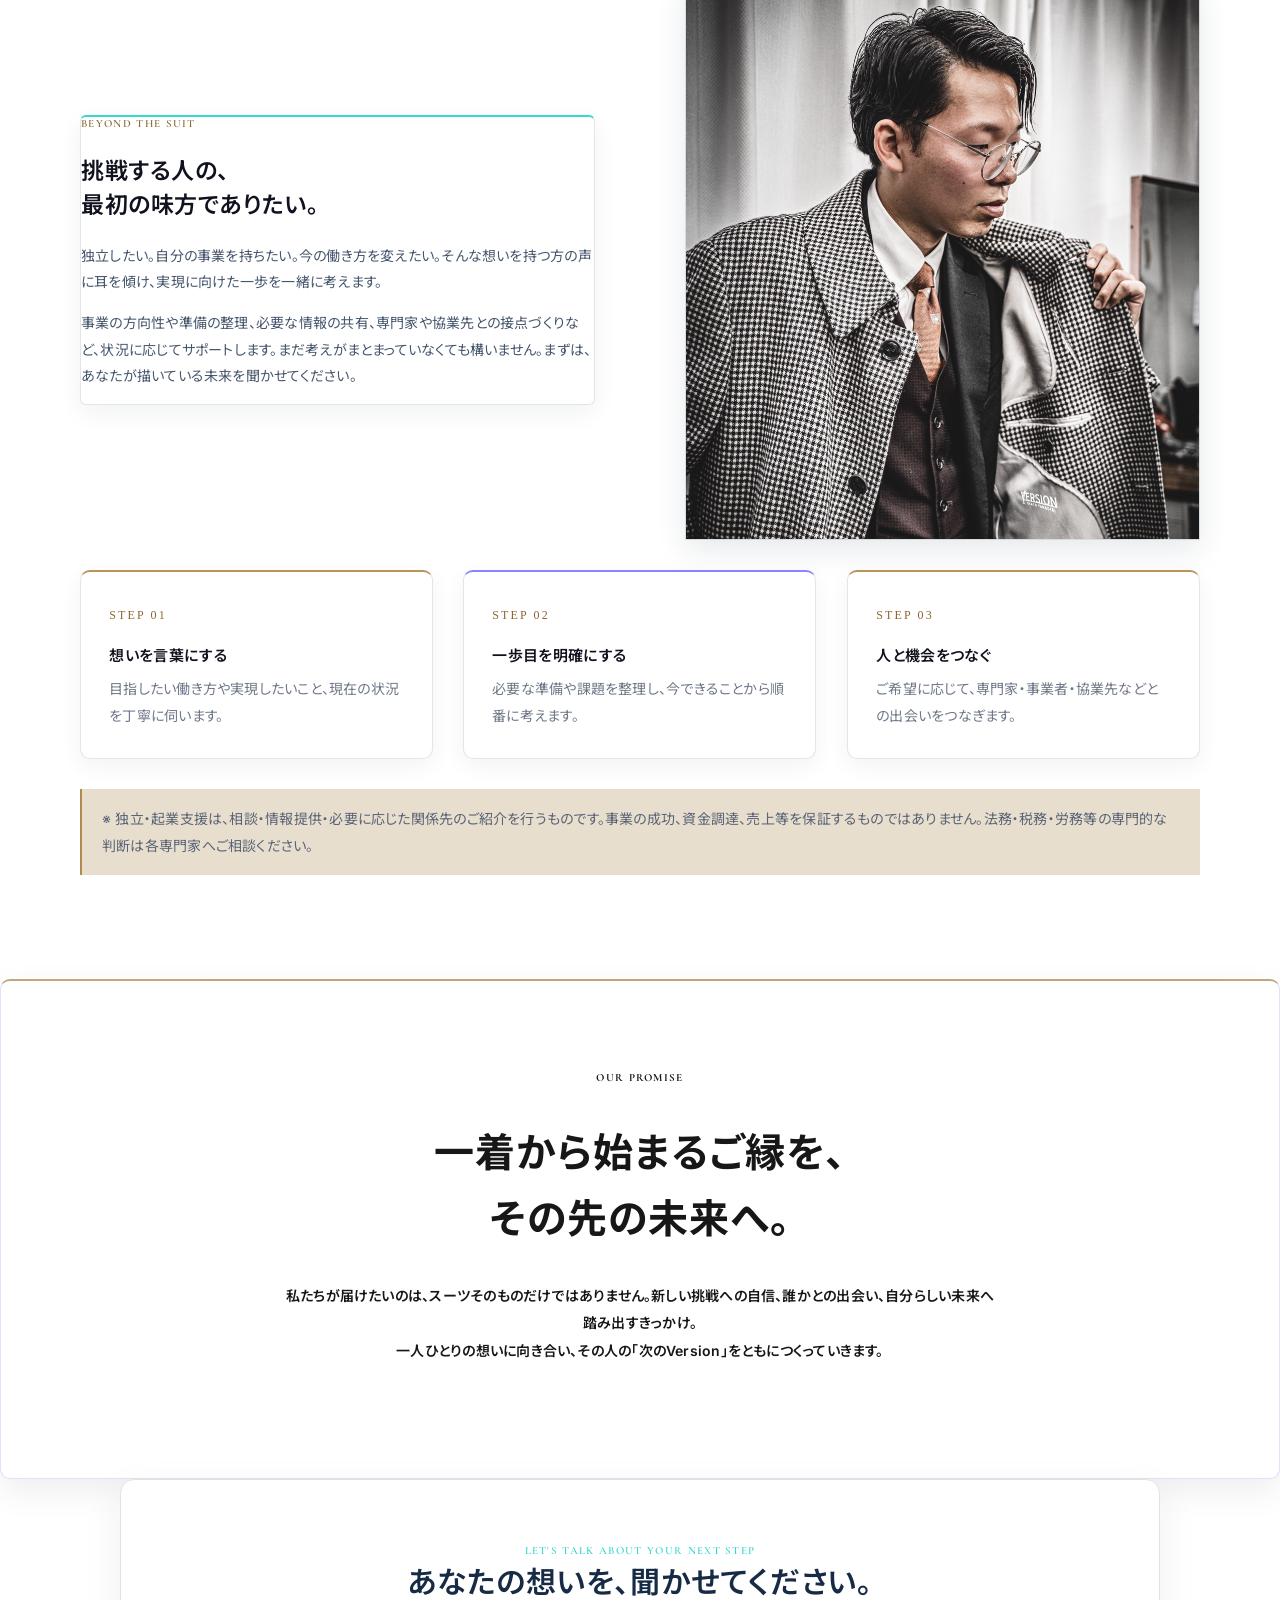
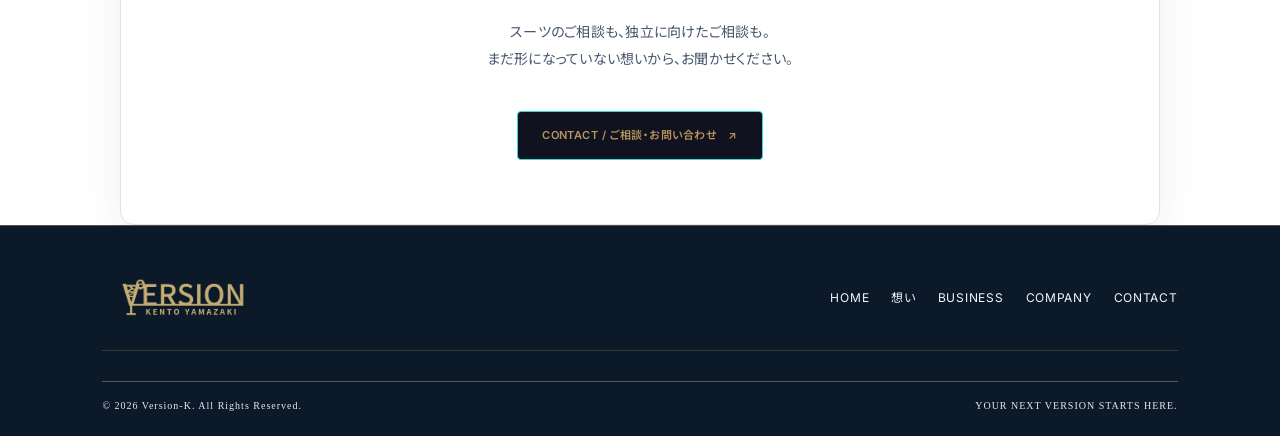
<file: suit.html>
<!doctype html>
<html lang="ja">
<head>
<meta charset="utf-8">
<meta name="viewport" content="width=device-width,initial-scale=1">
<meta name="description" content="一着に、あなたの想いを。Version-Kのイージーオーダースーツと独立・起業を目指す方への伴走支援。">
<meta name="theme-color" content="#101f35">
<title>ORDER SUIT & INDEPENDENCE | Version-K</title>
<link rel="preconnect" href="https://fonts.googleapis.com">
<link rel="preconnect" href="https://fonts.gstatic.com" crossorigin>
<link href="https://fonts.googleapis.com/css2?family=Cormorant+Garamond:wght@400;500;600;700&family=Noto+Serif+JP:wght@300;400;500;600;700&display=swap" rel="stylesheet">
<link rel="stylesheet" href="style.css">
<style>
:root{--ink:#101f35;--ink2:#1b2d47;--gold:#c5a46a;--champagne:#e6d2a6;--paper:#f7f5ef;--muted:#697586}
*{box-sizing:border-box}
body{margin:0;background:var(--ink);color:var(--paper);font-family:"Noto Serif JP",serif;font-weight:300}
a{color:inherit;text-decoration:none}
.suit-header{height:82px;padding:0 7%;display:flex;align-items:center;justify-content:space-between;position:absolute;z-index:10;top:0;left:0;width:100%;border-bottom:1px solid rgba(255,255,255,.16)}
.suit-logo{display:inline-flex;align-items:center}.suit-logo img{display:block;width:174px;height:auto;filter:brightness(0) invert(1)!important;}
.suit-nav{display:flex;align-items:center;gap:30px;font-size:10px;letter-spacing:.13em;color:#e7e3da}
.suit-nav a:hover{color:var(--champagne)}
.suit-nav .nav-contact{border:1px solid var(--gold);padding:12px 18px}
.lux-hero{min-height:790px;position:relative;display:flex;align-items:center;overflow:hidden;background:#101f35}
.lux-hero:before{content:"";position:absolute;inset:0;background:linear-gradient(90deg,rgba(12,15,14,.91) 0%,rgba(12,15,14,.72) 43%,rgba(12,15,14,.12) 100%);z-index:1}
.lux-hero:after{content:"";position:absolute;inset:0;background:linear-gradient(0deg,rgba(12,15,14,.7),transparent 40%);z-index:1}
.hero-photo{position:absolute;inset:0;background:url("images/suit-hero-new.jpg") center 48%/cover no-repeat;opacity:.88}
.hero-content{position:relative;z-index:2;width:min(1100px,86%);margin:95px auto 30px}
.kicker{font:11px "Playfair Display",serif;letter-spacing:.28em;color:var(--champagne);text-transform:uppercase}
.hero-content h1{font-size:clamp(38px,6vw,76px);font-weight:300;line-height:1.55;letter-spacing:.12em;margin:32px 0 22px}
.hero-content h1 em{font-style:normal;color:var(--champagne)}
.hero-content p{font-size:13px;line-height:2.4;color:#e0dfd8;letter-spacing:.05em}
.hero-line{width:70px;height:1px;background:var(--gold);margin:35px 0}
.gold-link{display:inline-flex;gap:25px;align-items:center;border-bottom:1px solid var(--gold);padding:0 0 13px;font-size:11px;letter-spacing:.12em;margin-top:20px}
.gold-link span{color:var(--champagne);font-size:18px}
.hero-index{position:absolute;z-index:2;right:7%;bottom:55px;font:12px "Playfair Display",serif;letter-spacing:.2em;color:#d4c6a9}
.lux-section{padding:120px 8%;background:var(--paper);color:var(--ink)}
.lux-inner{max-width:1120px;margin:auto}
.section-head{display:flex;align-items:flex-start;gap:30px;margin-bottom:54px}
.section-no{font:13px "Playfair Display",serif;color:#9b835f;letter-spacing:.15em;padding-top:8px;white-space:nowrap}
.section-head h2{font-size:clamp(27px,3.4vw,44px);font-weight:300;line-height:1.7;letter-spacing:.08em;margin:0}
.section-head h2 small{display:block;font:11px "Playfair Display",serif;color:#9b835f;letter-spacing:.22em;margin-bottom:12px}
.philosophy{background:#1b2d47;color:#f3f0e9;text-align:center;padding:125px 8%}
.philosophy .kicker{margin-bottom:27px}
.philosophy h2{font-size:clamp(27px,4vw,46px);font-weight:300;letter-spacing:.12em;line-height:1.7;margin:0}
.philosophy p{max-width:780px;margin:32px auto 0;color:#c5c6be;font-size:12px;line-height:2.8;letter-spacing:.04em}
.suit-intro{display:grid;grid-template-columns:1fr 1fr;gap:8%;align-items:center}
.suit-intro img{width:100%;height:570px;object-fit:cover;object-position:center 30%}
.intro-copy .kicker{color:#9b835f}
.intro-copy h3{font-size:31px;font-weight:300;line-height:1.8;letter-spacing:.08em;margin:22px 0}
.intro-copy p{font-size:12px;line-height:2.6;color:#66685f}
.feature-row{display:grid;grid-template-columns:repeat(3,1fr);gap:28px;margin-top:70px}
.feature{border-top:1px solid #c9c2b4;padding-top:20px}
.feature b{font:12px "Playfair Display",serif;color:#9b835f;letter-spacing:.18em}
.feature h4{font-size:15px;font-weight:400;letter-spacing:.08em;margin:13px 0}
.feature p{font-size:11px;line-height:2.2;color:#77786f}
.gallery-section{background:#101f35;color:var(--paper);padding:115px 8%}
.gallery-section .section-head h2{color:var(--paper)}
.gallery-section .section-no{color:var(--champagne)}
.gallery-grid{display:grid;grid-template-columns:repeat(12,1fr);gap:14px}
.gallery-grid figure{margin:0;overflow:hidden;position:relative;background:#252a26}
.gallery-grid figure:nth-child(1){grid-column:span 5;grid-row:span 2}
.gallery-grid figure:nth-child(2){grid-column:span 3}
.gallery-grid figure:nth-child(3){grid-column:span 4}
.gallery-grid figure:nth-child(4){grid-column:span 4}
.gallery-grid figure:nth-child(5){grid-column:span 4}
.gallery-grid figure:nth-child(6){grid-column:span 4}
.gallery-grid figure:nth-child(7){grid-column:span 6}
.gallery-grid figure:nth-child(8){grid-column:span 6}
.gallery-grid img{width:100%;height:100%;min-height:220px;max-height:390px;object-fit:cover;display:block;transition:transform .7s;filter:saturate(.82)}
.gallery-grid figure:first-child img{min-height:510px}
.gallery-grid figure:hover img{transform:scale(1.035)}
.gallery-grid figcaption{position:absolute;bottom:0;left:0;right:0;padding:25px 15px 13px;background:linear-gradient(transparent,rgba(0,0,0,.7));font-size:10px;letter-spacing:.12em;color:#eee}
.independence{background:#eeece5}
.independence .suit-intro img{height:560px;object-position:center 25%}
.independence .intro-copy h3{font-size:clamp(27px,3.3vw,40px)}
.independence .intro-copy p{color:#64665f}
.support-flow{display:grid;grid-template-columns:repeat(3,1fr);gap:14px;margin-top:55px}
.flow-card{background:#f4f1ea;padding:28px 24px;min-height:175px;border:1px solid #d8d0c1}
.flow-card span{font:12px "Playfair Display",serif;color:#9b835f;letter-spacing:.18em}
.flow-card h4{font-weight:400;font-size:15px;margin:15px 0 9px}
.flow-card p{font-size:11px;line-height:2;color:#77786f;margin:0}
.promise{background:#1b2d47;text-align:center;padding:115px 8%}
.promise h2{font-size:clamp(26px,4vw,43px);font-weight:300;line-height:1.8;letter-spacing:.1em}
.promise p{max-width:720px;margin:25px auto;color:#c5c6be;font-size:12px;line-height:2.6}
.contact-panel{background:#c8b99d;color:#1b211d;text-align:center;padding:90px 7%}
.contact-panel .kicker{color:#63543e}
.contact-panel h2{font-size:clamp(25px,3.5vw,40px);font-weight:300;letter-spacing:.1em;line-height:1.7}
.contact-panel p{font-size:12px;line-height:2.3}
.contact-button{display:inline-block;border:1px solid #252a25;padding:17px 35px;margin-top:25px;font-size:11px;letter-spacing:.15em;transition:.3s}
.contact-button:hover{background:#252a25;color:#f3f0e9}
.suit-footer{background:#121513;padding:45px 8% 25px;color:#aaa99f}
.footer-top{display:flex;justify-content:space-between;align-items:center;border-bottom:1px solid #343a35;padding-bottom:28px}
.footer-top .suit-logo{color:#f3f0e9}
.footer-links{display:flex;gap:22px;font-size:10px;letter-spacing:.1em}
.footer-bottom{display:flex;justify-content:space-between;padding-top:22px;font-size:9px;letter-spacing:.1em}
.suit-note{font-size:10px;line-height:2;color:#77786f;margin-top:30px}
@media(max-width:760px){
 .suit-header{height:68px;padding:0 6%}.suit-nav{gap:12px;font-size:9px}.suit-nav a:not(.nav-contact){display:none}
 .lux-hero{min-height:690px}.hero-photo{background-position:58% center}.hero-content{width:86%;margin-top:80px}
 .hero-content h1{font-size:39px}.hero-content p{font-size:11px}
 .lux-section,.gallery-section{padding:80px 7%}.section-head{gap:17px;margin-bottom:35px}
 .suit-intro{grid-template-columns:1fr;gap:30px}.suit-intro img,.independence .suit-intro img{height:430px;order:0}
 .intro-copy{order:1}.feature-row,.support-flow{grid-template-columns:1fr;gap:22px}
 .gallery-grid{grid-template-columns:1fr 1fr}.gallery-grid figure:nth-child(n){grid-column:span 1;grid-row:auto}
 .gallery-grid figure:first-child{grid-column:span 2}.gallery-grid figure:first-child img{min-height:340px}
 .gallery-grid figure:nth-child(n){grid-column:span 1}.gallery-grid figure:first-child{grid-column:span 2}
 .gallery-grid img{min-height:190px;height:230px}
 .philosophy,.promise{padding:85px 7%}
 .footer-top,.footer-bottom{display:block}.footer-links{flex-wrap:wrap;margin-top:20px}
}

body,.suit-page,.suit-page *{font-family:'Noto Serif JP',serif!important}
.suit-logo img{filter:none!important}
.suit-nav,.suit-nav a{font-family:'Cormorant Garamond','Noto Serif JP',serif!important}
.kicker,.hero-index,.section-no,.gold-link{font-family:'Cormorant Garamond','Noto Serif JP',serif!important}

/* Version-K unified navy & gold / contrast correction */
:root{--ink:#101f35;--ink2:#1b2d47;--gold:#b18a4c;--champagne:#e6d2a6;--paper:#f7f5ef;--muted:#465468}
body{background:#101f35;color:#f7f5ef}
.lux-section,.independence{background:#f7f5ef!important;color:#14243a!important}
.lux-section h2,.lux-section h3,.lux-section h4,
.independence h2,.independence h3,.independence h4{color:#14243a!important}
.lux-section p,.lux-section li,.independence p,.support-flow p,
.feature p,.intro-copy p,.suit-note{color:#465468!important}
.lux-section .kicker,.section-no,.section-head h2 small,
.intro-copy .kicker,.feature b,.flow-card span{color:#76551f!important}
.philosophy,.promise{background:#101f35!important;color:#fff!important}
.philosophy h2,.promise h2{color:#fff!important}
.philosophy p,.promise p{color:#e3e8ef!important}
.philosophy .kicker,.promise .kicker{color:#e6d2a6!important}
.feature,.flow-card{border-color:#c5a46a!important;background:#fff}
.feature h4,.flow-card h4{color:#14243a!important}
.support-flow{background:#f7f5ef}
.suit-note{background:#f0ede5;border-left:2px solid #b18a4c;padding:16px 20px}
.contact-panel{background:#1b2d47!important;color:#fff!important}
.contact-panel h2{color:#fff!important}
.contact-panel p{color:#e3e8ef!important}
.contact-panel .kicker{color:#e6d2a6!important}
.suit-footer{background:#0b1728!important;color:#fff!important}
.suit-footer a,.suit-footer span{color:#e5eaf0!important}
.suit-footer .footer-bottom{border-color:rgba(230,210,166,.35)!important}
.suit-footer .suit-logo img{filter:brightness(0) invert(1)!important;}


/* Premium tailoring finish: gold wordmark and warm beige surfaces */
:root{
  --paper:#F1E9DC;
  --suit-beige:#F1E9DC;
  --suit-beige-deep:#E8DECE;
  --suit-gold:#C5A46A;
  --suit-gold-light:#E6D2A6;
}
/* Logo: metallic champagne-gold on the navy header/footer */
.suit-header .suit-logo img,
.suit-footer .suit-logo img{
  filter:brightness(0) saturate(100%) invert(73%) sepia(22%) saturate(620%) hue-rotate(4deg) brightness(92%) contrast(88%)!important;
  opacity:1!important;
}
/* Replace pure white / cool-white panels with warm beige */
.lux-section,.independence,.support-flow{
  background-color:var(--suit-beige)!important;
}
.feature,.flow-card{
  background:var(--suit-beige-deep)!important;
  border-color:rgba(177,138,76,.55)!important;
}
.suit-note{
  background:#E8DECE!important;
}
.gallery-section{
  background:#101f35!important;
}
/* Refined gold details and restrained borders */
.section-no,.section-head h2 small,.intro-copy .kicker,
.feature b,.flow-card span{
  color:#8A672F!important;
}
.feature,.flow-card{
  box-shadow:0 8px 24px rgba(16,31,53,.045);
}

</style>
<link rel="stylesheet" href="premium-final.css">
<link rel="stylesheet" href="modern-luxury.css">
<link rel="stylesheet" href="site-reset.css">
<link rel="stylesheet" href="modern-editorial.css">\n<link rel="stylesheet" href="vk-modern-system.css">

<style>

/* =========================================================
   VERSION-K / FINAL CONTRAST FIX
   Header logo + navigation: white on dark navy.
   Dark promotional bands: white copy.
   Light cards/boxes: deep navy copy.
   ========================================================= */
.header .logo,
.header .logo a,
.header .nav,
.header .nav a,
.header .nav a *,
.suit-header .suit-logo,
.suit-header .suit-nav,
.suit-header .suit-nav a,
.footer-nav a,
.footer-links a {
  color: #ffffff !important;
  opacity: 1 !important;
}
.header .logo img,
.header a.logo img,
.header .logo a img,
.suit-header .suit-logo img {
  filter: brightness(0) invert(1) !important;
  opacity: 1 !important;
}
.header .nav a:hover,
.suit-header .suit-nav a:hover,
.footer-nav a:hover,
.footer-links a:hover {
  color: #e6d2a6 !important;
}

/* Dark blue / purple gradient promotional areas */
.vk-product-band,
.vk-product-band > *,
.vk-product-band h1,
.vk-product-band h2,
.vk-product-band h3,
.vk-product-band p,
.vk-product-band li,
.vk-product-band span,
.vk-product-band small,
.rakubure,
.rakubure > div,
.rakubure .eyebrow,
.rakubure h1,
.rakubure h2,
.rakubure h3,
.rakubure p,
.rakubure li,
.rakubure .rakubure-logo-wrap > span {
  color: #ffffff !important;
  opacity: 1 !important;
}

/* Light product panels and boxes: dark readable typography */
.rakubure-visual,
.rakubure-visual > *,
.rakubure-visual p,
.rakubure-visual span,
.rakubure-visual small,
.rakubure-visual .rakubure-logo-wrap > span {
  color: #10243f !important;
  opacity: 1 !important;
}
.rakubure-visual {
  background: #ffffff !important;
  border: 1px solid rgba(16,36,63,.12) !important;
}
.rakubure-visual .rakubure-list span {
  color: #10243f !important;
  background: #f1f4f8 !important;
  border: 1px solid #dce3eb !important;
}
.rakubure-visual > p {
  color: #34465d !important;
}
.rakubure-logo-wrap > span {
  color: #34465d !important;
}

/* Keep call-to-action labels legible on their own backgrounds */
.rakubure-actions .btn-gold {
  background: #d9bd86 !important;
  color: #10243f !important;
}
.rakubure-actions .btn-line {
  color: #ffffff !important;
  border-color: #e6d2a6 !important;
}
.vk-product-card,
.vk-product-card h3,
.vk-product-card p,
.vk-product-card span {
  color: #10243f !important;
}

</style>
  <link rel="stylesheet" href="future-theme.css">
  <link rel="stylesheet" href="vk-global-future.css">
  <link rel="stylesheet" href="vk-bpo-layout.css">
  <link rel="stylesheet" href="vk-balanced-system.css">
  <link rel="stylesheet" href="vk-balanced-motion.css">
  <link rel="stylesheet" href="vk-responsive-final.css">
  <link rel="stylesheet" href="vk-header-navigation.css">
  <link rel="stylesheet" href="vk-content-visibility-fix.css">
  <link rel="stylesheet" href="vk-site-unified.css">
  <link rel="stylesheet" href="vk-final-readability-repair.css">
</head>
<body>
<header class="suit-header">
<a class="suit-logo" href="index.html" aria-label="Version-K ホーム"><img src="images/version-k-logo.png" alt="Version-K KENTO YAMAZAKI"></a>
<button class="vk-mobile-menu" type="button" aria-label="メニューを開く" aria-expanded="false"><span></span><span></span></button>
<nav class="suit-nav" aria-label="メインナビゲーション"><a href="index.html"><span class="vk-nav-en">TOP</span><span class="vk-nav-ja">トップ</span></a><a href="index.html#vision"><span class="vk-nav-en">VISION</span><span class="vk-nav-ja">ビジョン</span></a><a href="index.html#business"><span class="vk-nav-en">BUSINESS</span><span class="vk-nav-ja">事業内容</span></a><a href="bpo.html"><span class="vk-nav-en">BPO</span><span class="vk-nav-ja">BPO</span></a><a href="index.html#products"><span class="vk-nav-en">PRODUCTS</span><span class="vk-nav-ja">プロダクト</span></a><a href="thought.html"><span class="vk-nav-en">THOUGHT</span><span class="vk-nav-ja">想い</span></a><a href="company.html"><span class="vk-nav-en">COMPANY</span><span class="vk-nav-ja">会社概要</span></a><a href="recruit.html"><span class="vk-nav-en">CAREERS</span><span class="vk-nav-ja">採用</span></a><a class="nav-contact" href="contact.html"><span class="vk-nav-en">CONTACT</span><span class="vk-nav-ja">お問い合わせ</span><span class="vk-nav-arrow">↗</span></a></nav>
</header>
<main>
<section class="lux-hero">
<div class="hero-photo"></div>
<div class="hero-content">
<div class="kicker">VERSION-K / ORDER SUIT & LIFE DESIGN</div>
<h1><span style="color:#E6D2A6!important;-webkit-text-fill-color:#E6D2A6!important;">出会いをつなぎ、</span><br><em>想いを紡ぐ。</em></h1>
<div class="hero-line"></div>
<p>纏う一着に、自分らしさと誇りを。<br>その先にある、新しい挑戦と出会いまで。</p>
<a class="gold-link" href="#message">OUR PHILOSOPHY <span>↗</span></a>
</div>
<div class="hero-index">01 — PERSONAL STYLE</div>
</section>

<section class="philosophy" id="message">
<div class="kicker">THE THOUGHT BEHIND THE SUIT</div>
<h2>一着を仕立てることは、<br>未来への一歩を仕立てること。</h2>
<p>私たちは、一つひとつの出会いを大切にしながら、人と人、想いと想いを丁寧につないでいくことを理念に掲げています。<br>スーツは、ただ身にまとう服ではありません。新しい仕事に挑むとき、大切な人と向き合うとき、自分の可能性を信じて一歩を踏み出すとき。<br>その人の決意を映し、自信を支える存在でありたい。私たちは一着の先にある、その人らしい未来まで想いを巡らせます。</p>
</section>

<section class="lux-section" id="order">
<div class="lux-inner">
<div class="section-head"><div class="section-no">01 / ORDER</div><h2><small>EASY ORDER SUIT</small>自分らしさを、纏う。</h2></div>
<div class="suit-intro">
<div class="intro-copy">
<div class="kicker">YOUR STYLE, YOUR STORY</div>
<h3>既製品に自分を合わせるのではなく、<br>自分に合う一着を。</h3>
<p>イージーオーダーで、体型や好み、着用シーンに合わせたスーツをご提案します。生地、色柄、裏地、ボタン、シルエット。ひとつずつ選びながら、あなたらしさを一着に仕立てていきます。</p>
<p>初めてのオーダーも、日々の仕事を支える一着も。ご希望やご予算を伺いながら、納得できるスタイルを一緒に考えます。</p>
<a class="gold-link" style="color:#292d28" href="contact.html?subject=イージーオーダースーツの相談">スーツの相談をする <span>↗</span></a>
</div>
<img src="images/suit-portrait-1.jpg" alt="オーダースーツを着用したスタイル">
</div>
<div class="feature-row">
<div class="feature"><b>01 / FIT</b><h4>身体に寄り添うシルエット</h4><p>採寸をもとに、体型や着心地を考えたバランスをご提案します。</p></div>
<div class="feature"><b>02 / MATERIAL</b><h4>生地から選ぶ楽しさ</h4><p>色・柄・質感。豊富な選択肢から、着る人の個性を表現します。</p></div>
<div class="feature"><b>03 / DETAIL</b><h4>細部に宿るこだわり</h4><p>裏地やボタンなど、見えない部分にも自分らしさを込められます。</p></div>
</div>
</div>
</section>

<section class="gallery-section">
<div class="lux-inner">
<div class="section-head"><div class="section-no">02 / DETAILS</div><h2><small>CRAFTED FOR YOU</small>選ぶ時間も、特別な体験に。</h2></div>
<div class="gallery-grid">
<figure><img src="images/suit-fabric-brand.jpg" alt="Version-Kの生地サンプル"><figcaption>FABRIC / 生地に触れ、選ぶ。</figcaption></figure>
<figure><img src="images/suit-fabric-green.jpg" alt="グリーン系のスーツ生地"><figcaption>COLOR / 色の表情。</figcaption></figure>
<figure><img src="images/suit-buttons.jpg" alt="スーツボタンのサンプル"><figcaption>BUTTON / 小さな個性。</figcaption></figure>
<figure><img src="images/suit-tie-detail.jpg" alt="スーツとネクタイのディテール"><figcaption>DETAIL / 細部まで美しく。</figcaption></figure>
<figure><img src="images/suit-accessories-wide.jpg" alt="ベルトなどの装身具"><figcaption>ACCESSORY / 装いを完成させる。</figcaption></figure>
<figure><img src="images/suit-fabric-navy.jpg" alt="ネイビー系の生地サンプル"><figcaption>TEXTURE / 質感を選ぶ。</figcaption></figure>
<figure><img src="images/suit-fabric-versionk.jpg" alt="Version-Kロゴ入りのネイビーとブラックの生地"><figcaption>VERSION-K / ブランドを纏う。</figcaption></figure>
<figure><img src="images/suit-fabric-patterns.jpg" alt="チェック柄や織り柄の生地サンプル"><figcaption>COLLECTION / 柄と素材の組み合わせ。</figcaption></figure>
</div>
</div>
</section>

<section class="lux-section independence" id="independence">
<div class="lux-inner">
<div class="section-head"><div class="section-no">03 / INDEPENDENCE</div><h2><small>SUPPORT YOUR NEXT CHAPTER</small>独立したい。その想いを、ひとりにしない。</h2></div>
<div class="suit-intro">
<div class="intro-copy">
<div class="kicker">BEYOND THE SUIT</div>
<h3>挑戦する人の、<br>最初の味方でありたい。</h3>
<p>独立したい。自分の事業を持ちたい。今の働き方を変えたい。そんな想いを持つ方の声に耳を傾け、実現に向けた一歩を一緒に考えます。</p>
<p>事業の方向性や準備の整理、必要な情報の共有、専門家や協業先との接点づくりなど、状況に応じてサポートします。まだ考えがまとまっていなくても構いません。まずは、あなたが描いている未来を聞かせてください。</p>
</div>
<img src="images/suit-model-coat.jpg" alt="自分らしいスタイルで挑戦するイメージ">
</div>
<div class="support-flow">
<div class="flow-card"><span>STEP 01</span><h4>想いを言葉にする</h4><p>目指したい働き方や実現したいこと、現在の状況を丁寧に伺います。</p></div>
<div class="flow-card"><span>STEP 02</span><h4>一歩目を明確にする</h4><p>必要な準備や課題を整理し、今できることから順番に考えます。</p></div>
<div class="flow-card"><span>STEP 03</span><h4>人と機会をつなぐ</h4><p>ご希望に応じて、専門家・事業者・協業先などとの出会いをつなぎます。</p></div>
</div>
<p class="suit-note">※ 独立・起業支援は、相談・情報提供・必要に応じた関係先のご紹介を行うものです。事業の成功、資金調達、売上等を保証するものではありません。法務・税務・労務等の専門的な判断は各専門家へご相談ください。</p>
</div>
</section>

<section class="promise">
<div class="kicker">OUR PROMISE</div>
<h2>一着から始まるご縁を、<br>その先の未来へ。</h2>
<p>私たちが届けたいのは、スーツそのものだけではありません。新しい挑戦への自信、誰かとの出会い、自分らしい未来へ踏み出すきっかけ。<br>一人ひとりの想いに向き合い、その人の「次のVersion」をともにつくっていきます。</p>
</section>
<section class="contact-panel">
<div class="kicker">LET'S TALK ABOUT YOUR NEXT STEP</div>
<h2>あなたの想いを、聞かせてください。</h2>
<p>スーツのご相談も、独立に向けたご相談も。<br>まだ形になっていない想いから、お聞かせください。</p>
<a class="contact-button" href="contact.html?subject=オーダースーツ・独立支援について">CONTACT / ご相談・お問い合わせ　↗</a>
</section>
</main>
<footer class="suit-footer">
<div class="footer-top"><a class="suit-logo" href="index.html" aria-label="Version-K ホーム"><img src="images/version-k-logo.png" alt="Version-K KENTO YAMAZAKI"></a><nav class="footer-links"><a href="index.html">HOME</a><a href="thought.html">想い</a><a href="index.html#business">BUSINESS</a><a href="company.html">COMPANY</a><a href="contact.html">CONTACT</a></nav></div>
<div class="footer-bottom"><span>© <span id="year"></span> Version-K. All Rights Reserved.</span><span>YOUR NEXT VERSION STARTS HERE.</span></div>
</footer>
<script>document.getElementById("year").textContent=new Date().getFullYear();</script>
<script src="modern-motion.js"></script><script src="vk-motion.js" defer></script>
  <script src="vk-global-motion.js" defer></script>
  <script src="vk-balanced-motion.js" defer></script>
</body>
</html>
</file>
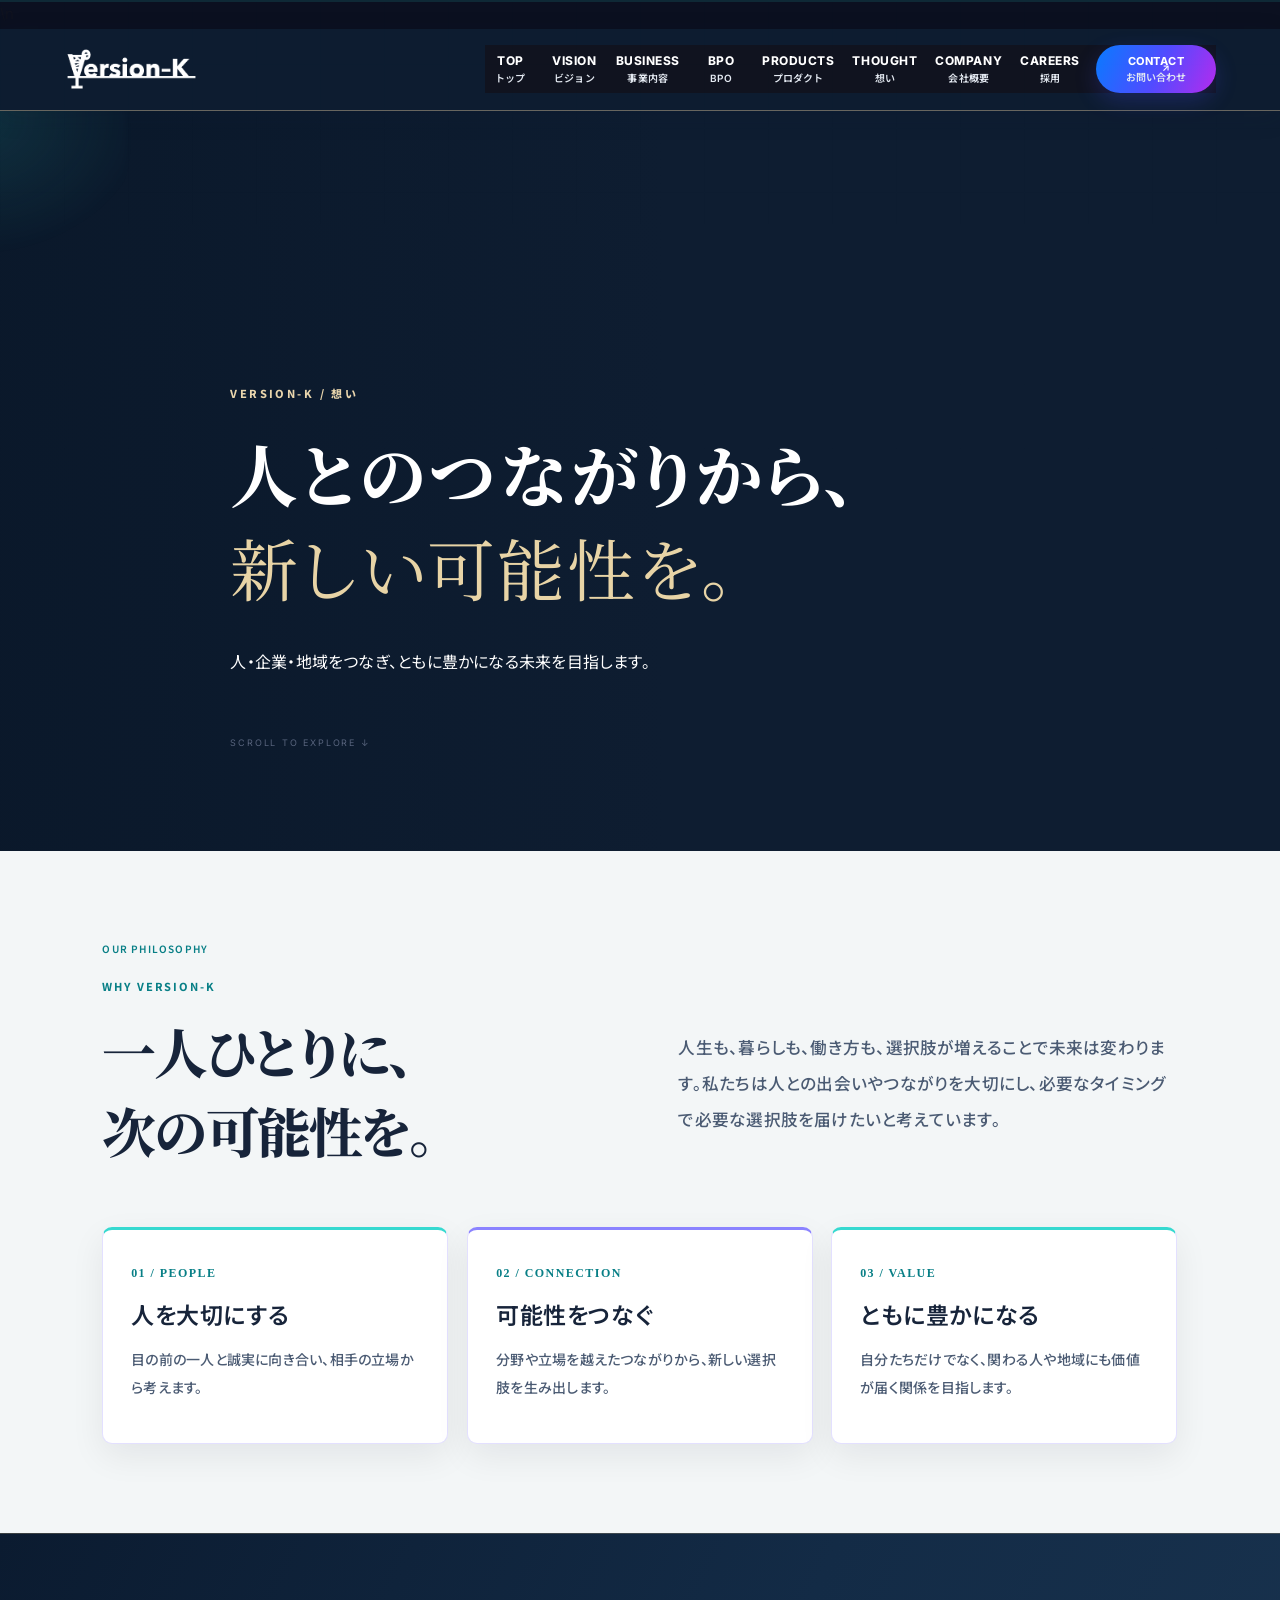
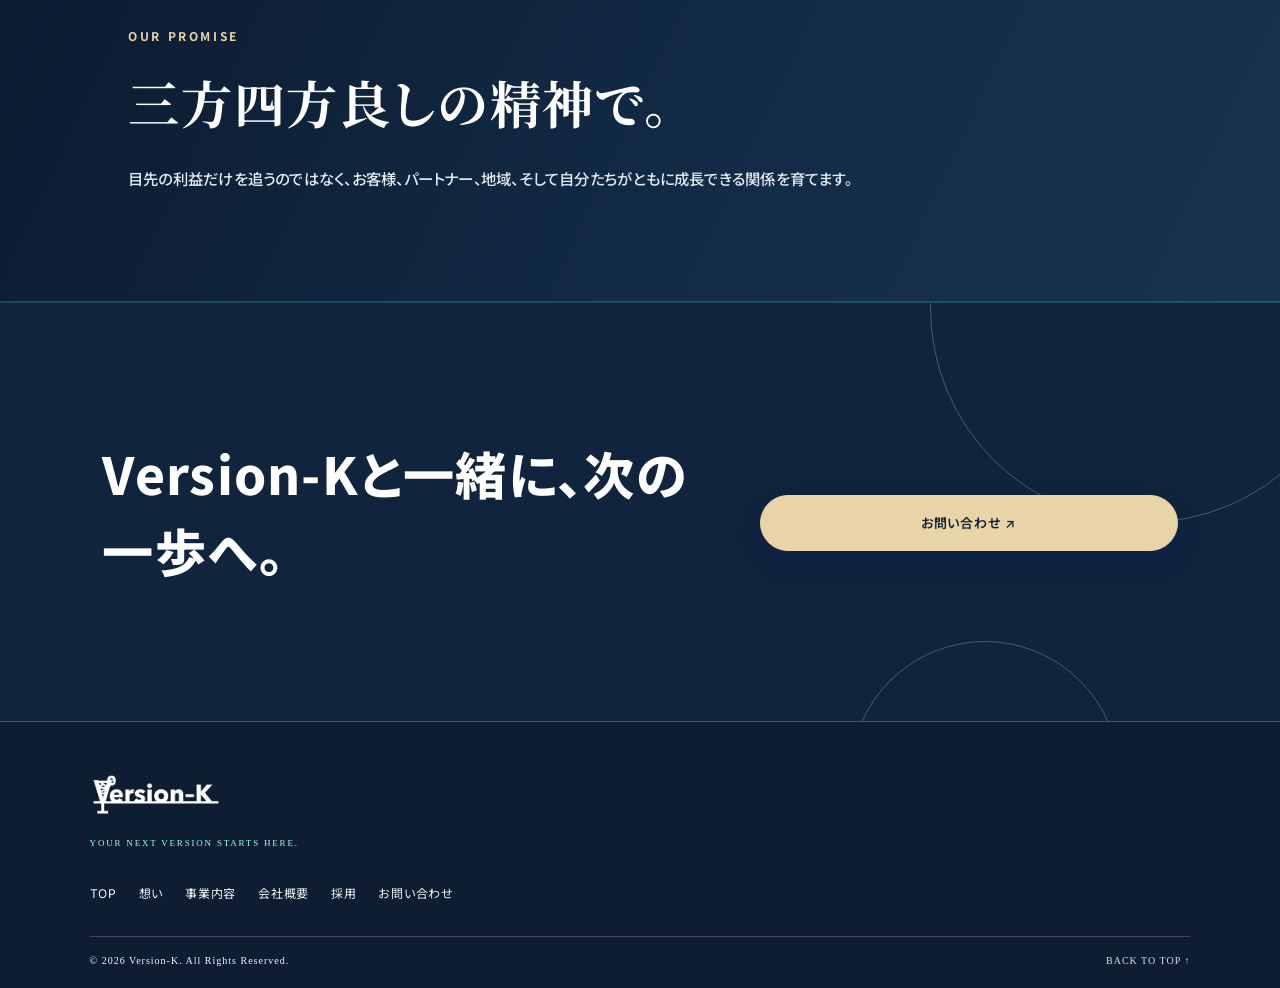
<file: thought.html>
<!doctype html><html lang="ja"><head><meta charset="utf-8"><meta name="viewport" content="width=device-width,initial-scale=1"><meta name="description" content="Version-Kが大切にする理念、価値観、事業への想いをご紹介します。"><meta name="theme-color" content="#101f35"><title>想い | Version-K</title><link rel="preconnect" href="https://fonts.googleapis.com"><link rel="preconnect" href="https://fonts.gstatic.com" crossorigin><link href="https://fonts.googleapis.com/css2?family=Cormorant+Garamond:wght@400;500;600;700&family=Noto+Serif+JP:wght@300;400;500;600;700&display=swap" rel="stylesheet"><link rel="stylesheet" href="style.css"><link rel="stylesheet" href="premium-final.css">
<link rel="stylesheet" href="modern-luxury.css">
<link rel="stylesheet" href="site-reset.css">
<link rel="stylesheet" href="modern-editorial.css">\n<link rel="stylesheet" href="vk-modern-system.css">

<style>

/* =========================================================
   VERSION-K / FINAL CONTRAST FIX
   Header logo + navigation: white on dark navy.
   Dark promotional bands: white copy.
   Light cards/boxes: deep navy copy.
   ========================================================= */
.header .logo,
.header .logo a,
.header .nav,
.header .nav a,
.header .nav a *,
.suit-header .suit-logo,
.suit-header .suit-nav,
.suit-header .suit-nav a,
.footer-nav a,
.footer-links a {
  color: #ffffff !important;
  opacity: 1 !important;
}
.header .logo img,
.header a.logo img,
.header .logo a img,
.suit-header .suit-logo img {
  filter: brightness(0) invert(1) !important;
  opacity: 1 !important;
}
.header .nav a:hover,
.suit-header .suit-nav a:hover,
.footer-nav a:hover,
.footer-links a:hover {
  color: #e6d2a6 !important;
}

/* Dark blue / purple gradient promotional areas */
.vk-product-band,
.vk-product-band > *,
.vk-product-band h1,
.vk-product-band h2,
.vk-product-band h3,
.vk-product-band p,
.vk-product-band li,
.vk-product-band span,
.vk-product-band small,
.rakubure,
.rakubure > div,
.rakubure .eyebrow,
.rakubure h1,
.rakubure h2,
.rakubure h3,
.rakubure p,
.rakubure li,
.rakubure .rakubure-logo-wrap > span {
  color: #ffffff !important;
  opacity: 1 !important;
}

/* Light product panels and boxes: dark readable typography */
.rakubure-visual,
.rakubure-visual > *,
.rakubure-visual p,
.rakubure-visual span,
.rakubure-visual small,
.rakubure-visual .rakubure-logo-wrap > span {
  color: #10243f !important;
  opacity: 1 !important;
}
.rakubure-visual {
  background: #ffffff !important;
  border: 1px solid rgba(16,36,63,.12) !important;
}
.rakubure-visual .rakubure-list span {
  color: #10243f !important;
  background: #f1f4f8 !important;
  border: 1px solid #dce3eb !important;
}
.rakubure-visual > p {
  color: #34465d !important;
}
.rakubure-logo-wrap > span {
  color: #34465d !important;
}

/* Keep call-to-action labels legible on their own backgrounds */
.rakubure-actions .btn-gold {
  background: #d9bd86 !important;
  color: #10243f !important;
}
.rakubure-actions .btn-line {
  color: #ffffff !important;
  border-color: #e6d2a6 !important;
}
.vk-product-card,
.vk-product-card h3,
.vk-product-card p,
.vk-product-card span {
  color: #10243f !important;
}

</style>
  <link rel="stylesheet" href="future-theme.css">
  <link rel="stylesheet" href="vk-global-future.css">
  <link rel="stylesheet" href="vk-bpo-layout.css">
  <link rel="stylesheet" href="vk-balanced-system.css">
  <link rel="stylesheet" href="vk-balanced-motion.css">
  <link rel="stylesheet" href="vk-responsive-final.css">
  <link rel="stylesheet" href="vk-header-navigation.css">
  <link rel="stylesheet" href="vk-content-visibility-fix.css">
  <link rel="stylesheet" href="vk-readability-contrast.css">
  <link rel="stylesheet" href="vk-site-unified.css">
  <link rel="stylesheet" href="vk-final-readability-repair.css">
  <link rel="stylesheet" href="vk-promise-contrast-override.css">
</head><body class="thought-page"><header class="header"><a class="logo" href="index.html" aria-label="Version-K ホーム"><img src="images/version-k-main-logo.png" alt="Version-K"></a><button class="menu-btn" aria-label="メニュー" aria-expanded="false"><i></i><i></i></button><nav class="nav" aria-label="メインナビゲーション"><a href="index.html"><span class="vk-nav-en">TOP</span><span class="vk-nav-ja">トップ</span></a><a href="index.html#vision"><span class="vk-nav-en">VISION</span><span class="vk-nav-ja">ビジョン</span></a><a href="index.html#business"><span class="vk-nav-en">BUSINESS</span><span class="vk-nav-ja">事業内容</span></a><a href="bpo.html"><span class="vk-nav-en">BPO</span><span class="vk-nav-ja">BPO</span></a><a href="index.html#products"><span class="vk-nav-en">PRODUCTS</span><span class="vk-nav-ja">プロダクト</span></a><a href="thought.html"><span class="vk-nav-en">THOUGHT</span><span class="vk-nav-ja">想い</span></a><a href="company.html"><span class="vk-nav-en">COMPANY</span><span class="vk-nav-ja">会社概要</span></a><a href="recruit.html"><span class="vk-nav-en">CAREERS</span><span class="vk-nav-ja">採用</span></a><a class="nav-cta" href="contact.html"><span class="vk-nav-en">CONTACT</span><span class="vk-nav-ja">お問い合わせ</span><span class="vk-nav-arrow">↗</span></a></nav></header><main><section class="hero"><div class="hero-bg"></div><div class="hero-inner"><p class="eyebrow">VERSION-K / 想い</p><h1><span class="thought-title-line">人とのつながりから、</span><span class="thought-title-line"><em>新しい可能性を。</em></span></h1><p class="hero-copy">人・企業・地域をつなぎ、ともに豊かになる未来を目指します。</p></div></section><section class="section reveal"><div class="section-tag">OUR PHILOSOPHY</div><div class="split"><div><p class="eyebrow dark">WHY VERSION-K</p><h2>一人ひとりに、<br>次の可能性を。</h2></div><p class="lead">人生も、暮らしも、働き方も、選択肢が増えることで未来は変わります。私たちは人との出会いやつながりを大切にし、必要なタイミングで必要な選択肢を届けたいと考えています。</p></div><div class="points"><div class="point"><b>01 / PEOPLE</b><h3>人を大切にする</h3><p>目の前の一人と誠実に向き合い、相手の立場から考えます。</p></div><div class="point"><b>02 / CONNECTION</b><h3>可能性をつなぐ</h3><p>分野や立場を越えたつながりから、新しい選択肢を生み出します。</p></div><div class="point"><b>03 / VALUE</b><h3>ともに豊かになる</h3><p>自分たちだけでなく、関わる人や地域にも価値が届く関係を目指します。</p></div></div></section><section class="section dark-section"><p class="eyebrow">OUR PROMISE</p><h2>三方四方良しの精神で。</h2><p class="lead">目先の利益だけを追うのではなく、お客様、パートナー、地域、そして自分たちがともに成長できる関係を育てます。</p></section><section class="cta reveal"><h2>Version-Kと一緒に、次の一歩へ。</h2><a class="btn btn-dark" href="contact.html">お問い合わせ ↗</a></section></main><footer class="footer"><a class="logo" href="index.html" aria-label="Version-K ホーム"><img src="images/version-k-main-logo.png" alt="Version-K"></a><p>YOUR NEXT VERSION STARTS HERE.</p><nav class="footer-nav"><a href="index.html">TOP</a><a href="thought.html">想い</a><a href="index.html#business">事業内容</a><a href="company.html">会社概要</a><a href="recruit.html">採用</a><a href="contact.html">お問い合わせ</a></nav><div class="footer-bottom"><span>© <span id="year"></span> Version-K. All Rights Reserved.</span><a href="#">BACK TO TOP ↑</a></div></footer><script src="script.js"></script><script src="modern-motion.js"></script><script src="vk-motion.js" defer></script>
  <script src="vk-global-motion.js" defer></script>
  <script src="vk-balanced-motion.js" defer></script>
</body></html>
</file>
<file: portal.css>
*{box-sizing:border-box}
:root{--navy:#10243f;--navy2:#183554;--blue:#2463a5;--gold:#d8b875;--paper:#f3f6fa;--white:#fff;--ink:#172b45;--muted:#5d6d80;--line:#dce3eb}
html{scroll-behavior:smooth;scroll-padding-top:88px}
body{margin:0;background:var(--white);color:var(--ink);font-family:"Noto Sans JP",sans-serif;line-height:1.9;letter-spacing:.015em;-webkit-font-smoothing:antialiased}
a{color:inherit;text-decoration:none}
img{display:block;max-width:100%}
.site-header{height:86px;padding:0 6.5%;display:flex;align-items:center;justify-content:space-between;background:var(--navy);position:sticky;top:0;z-index:100;box-shadow:0 5px 24px #07182b20}
.brand img{width:158px;max-height:52px;object-fit:contain}
.main-nav{display:flex;align-items:center;gap:clamp(15px,2.1vw,31px);color:#fff}
.main-nav>a{font:700 10px "Manrope",sans-serif;letter-spacing:.12em;transition:color .2s}
.main-nav>a:hover{color:var(--gold)}
.main-nav .nav-contact{padding:12px 17px;border:1px solid var(--gold);color:#fff}
.nav-contact span{color:var(--gold);padding-left:8px}
.menu-toggle{display:none}
.hero{min-height:670px;position:relative;display:flex;align-items:center;overflow:hidden;background:var(--navy);color:#fff}
.hero-photo{position:absolute;inset:0;background:url("images/business-system.png") center 42%/cover no-repeat;opacity:.52;transform:scale(1.025)}
.hero-shade{position:absolute;inset:0;background:linear-gradient(90deg,rgba(8,24,43,.96) 0%,rgba(12,34,58,.86) 48%,rgba(12,34,58,.18) 100%)}
.hero-content{position:relative;z-index:2;width:min(850px,78%);margin-left:11%;padding:105px 0 115px}
.eyebrow,.overline,.section-kicker,.card-number,.product-meta,.product-link,.hero-index,.hero-side-note{font-family:"Manrope","Noto Sans JP",sans-serif;font-weight:700;letter-spacing:.15em}
.eyebrow{font-size:10px;color:var(--gold);margin:0 0 31px}
.eyebrow span{display:inline-block;width:28px;height:1px;background:var(--gold);vertical-align:middle;margin-right:12px}
.hero h1{font-size:clamp(39px,5.3vw,70px);line-height:1.48;letter-spacing:.045em;font-weight:700;margin:0 0 24px;color:#fff}
.hero h1 em{font-style:normal;color:var(--gold)}
.hero-description{font-size:14px;line-height:2.15;color:#f1f4f8;margin:0;letter-spacing:.04em}
.hero-actions{display:flex;align-items:center;gap:32px;margin-top:35px}
.button{display:inline-flex;align-items:center;justify-content:space-between;gap:28px;min-width:220px;padding:15px 19px;font-size:12px;font-weight:700;transition:transform .2s,background .2s}
.button:hover{transform:translateY(-3px)}
.button-gold{background:var(--gold);color:var(--navy)}
.button-gold span{font-size:18px}
.text-link{display:inline-flex;align-items:center;gap:22px;font-size:12px;font-weight:700;color:var(--navy);border-bottom:1px solid #aab8c8;padding:0 0 8px;transition:gap .2s}
.text-link:hover{gap:30px}
.text-link span{font-size:17px;color:var(--blue)}
.light-link{color:#fff;border-color:#ffffff70}
.light-link span{color:var(--gold)}
.hero-index{position:absolute;right:6.5%;bottom:43px;color:#fff;font-size:10px}
.hero-index span{color:var(--gold);font-size:18px}
.hero-side-note{position:absolute;right:6.5%;top:50%;writing-mode:vertical-rl;font-size:9px;color:#ffffffa8;letter-spacing:.22em}
.section-wrap{width:min(1180px,86%);margin:0 auto}
.intro{padding-top:115px;padding-bottom:105px}
.section-kicker{font-size:10px;color:var(--blue);margin-bottom:28px}
.section-kicker span{color:var(--gold);margin-right:12px}
.intro-grid{display:grid;grid-template-columns:1fr 1fr;gap:8%;align-items:start}
.overline{font-size:10px;color:var(--blue);letter-spacing:.2em;margin:0 0 17px}
.intro h2,.section-heading h2,.product-heading h2,.founder-copy h2,.contact-banner h2{font-size:clamp(30px,3.6vw,46px);line-height:1.65;letter-spacing:.035em;margin:0;font-weight:700;color:var(--navy)}
.intro-copy{padding-top:5px;color:var(--muted);font-size:13px;line-height:2.2}
.intro-copy p{margin:0 0 17px}
.intro-copy .large-copy{font-size:18px;font-weight:700;color:var(--navy);line-height:1.9;margin-bottom:20px}
.intro-copy .text-link{margin-top:16px}
.value-strip{display:grid;grid-template-columns:repeat(3,1fr);margin-top:76px;border-top:1px solid var(--line);border-bottom:1px solid var(--line)}
.value-strip>div{display:flex;align-items:center;gap:20px;padding:22px 24px;border-right:1px solid var(--line)}
.value-strip>div:first-child{padding-left:0}
.value-strip>div:last-child{border:0}
.value-strip b{font:700 17px "Manrope",sans-serif;color:var(--blue)}
.value-strip span{font-size:13px;font-weight:700;color:var(--navy)}
.business-section{background:var(--paper);padding:105px 0 110px}
.section-heading{display:flex;justify-content:space-between;align-items:end;gap:40px;margin-bottom:44px}
.section-heading h2{color:var(--navy)}
.heading-note{font-size:12px;line-height:2.2;color:var(--muted);margin:0 3% 5px 0}
.business-grid{display:grid;grid-template-columns:repeat(3,1fr);gap:20px}
.business-card{background:#fff;display:block;min-width:0;border:1px solid #e4eaf0;transition:transform .25s,box-shadow .25s}
.business-card:hover{transform:translateY(-6px);box-shadow:0 16px 38px #10243f16}
.card-image{height:220px;overflow:hidden;background:#dfe7f0}
.card-image img{width:100%;height:100%;object-fit:cover;transition:transform .5s}
.business-card:hover .card-image img{transform:scale(1.045)}
.card-content{padding:23px 24px 25px}
.card-number{font-size:9px;color:var(--blue);letter-spacing:.16em}
.card-content h3{font-size:18px;line-height:1.55;color:var(--navy);margin:8px 0 9px}
.card-content p{font-size:12px;color:var(--muted);line-height:2;margin:0;min-height:48px}
.card-arrow{display:flex;justify-content:space-between;align-items:center;border-top:1px solid var(--line);margin-top:20px;padding-top:13px;font-size:11px;font-weight:700;color:var(--navy)}
.card-arrow b{font-size:18px;color:var(--blue)}
.service-disclaimer{font-size:10px;color:#64748b;margin:24px 0 0}
.product-section{background:var(--navy);color:#fff;padding:100px 0 105px}
.light-kicker{color:#e5edf6}
.product-heading{display:flex;justify-content:space-between;align-items:end;gap:40px;margin-bottom:44px}
.product-heading .overline{color:var(--gold)}
.product-heading h2{color:#fff}
.product-heading>p{font-size:12px;line-height:2.2;color:#d5deea;margin:0 4% 6px 0}
.product-list{border-top:1px solid #ffffff45}
.product-item{display:grid;grid-template-columns:1fr 2.2fr .8fr;align-items:center;gap:30px;padding:30px 15px;border-bottom:1px solid #ffffff45;transition:background .2s}
.product-item:hover{background:#ffffff0b}
.product-meta{display:flex;flex-direction:column;gap:8px;color:#d5deea;font-size:9px}
.product-meta span:first-child{font-size:20px;color:var(--gold)}
.product-info h3{font-size:25px;line-height:1.4;color:#fff;margin:0 0 8px}
.product-info h3 small{font:600 11px "Manrope",sans-serif;color:var(--gold);margin-left:10px;letter-spacing:.1em}
.product-info p{font-size:12px;line-height:2;color:#d5deea;margin:0 0 13px}
.product-link{font-size:9px;color:var(--gold)}
.product-link b{font-size:16px;margin-left:10px}
.product-item>img{max-width:150px;max-height:85px;object-fit:contain;justify-self:end}
.founder-section{display:grid;grid-template-columns:.9fr 1.1fr;gap:9%;align-items:center;padding-top:110px;padding-bottom:110px}
.founder-image{height:470px;background:#dce4ec;overflow:hidden}
.founder-image img{width:100%;height:100%;object-fit:cover}
.founder-copy h2{margin-bottom:24px}
.founder-copy>p:not(.overline){font-size:12px;line-height:2.25;color:var(--muted);margin:0 0 16px}
.founder-copy .text-link{margin-top:15px}
.contact-banner{position:relative;overflow:hidden;background:#e8eef5;color:var(--navy);padding:90px 8%;text-align:center}
.contact-banner-inner{position:relative;z-index:2}
.contact-banner .overline{color:var(--blue)}
.contact-banner h2{margin-bottom:18px}
.contact-banner p:not(.overline){font-size:12px;line-height:2.2;color:#4e6076;margin:0}
.contact-banner .button{margin-top:27px;text-align:left}
.banner-mark{position:absolute;right:8%;bottom:-130px;font:800 310px/1 "Manrope",sans-serif;letter-spacing:-.12em;color:#d9e2ec}
.banner-mark span{color:#c7d4e3}
.site-footer{background:#0b1c31;color:#fff;padding:55px 7% 20px}
.footer-main{display:flex;justify-content:space-between;gap:50px;padding-bottom:45px}
.footer-brand img{width:155px;max-height:55px;object-fit:contain}
.footer-brand p{font:700 9px "Manrope",sans-serif;letter-spacing:.18em;color:var(--gold);margin:17px 0 0}
.footer-links{display:flex;gap:90px}
.footer-links>div{display:flex;flex-direction:column;gap:10px}
.footer-links span{font:700 9px "Manrope",sans-serif;letter-spacing:.16em;color:var(--gold);margin-bottom:7px}
.footer-links a{font-size:11px;color:#e0e7ef}
.footer-links a:hover{color:var(--gold)}
.footer-bottom{display:flex;justify-content:space-between;border-top:1px solid #ffffff30;padding-top:17px;font:10px "Manrope",sans-serif;color:#cbd5e1}
.footer-bottom a{color:var(--gold);letter-spacing:.12em}
@media(max-width:980px){.site-header{padding:0 5%;height:78px}.main-nav{gap:13px}.main-nav>a{font-size:9px}.hero-content{margin-left:8%}.section-wrap{width:90%}.business-grid{gap:14px}.card-image{height:185px}.card-content{padding:19px}.footer-links{gap:45px}}
@media(max-width:700px){
 html{scroll-padding-top:70px}
 .site-header{height:70px;padding:0 6%}
 .brand img{width:137px;max-height:45px}
 .menu-toggle{display:flex;width:42px;height:42px;border:1px solid #ffffff55;background:transparent;align-items:center;justify-content:center;flex-direction:column;gap:6px}
 .menu-toggle span{display:block;width:19px;height:1px;background:#fff;transition:transform .2s}
 .menu-toggle[aria-expanded="true"] span:first-child{transform:translateY(3.5px) rotate(45deg)}
 .menu-toggle[aria-expanded="true"] span:last-child{transform:translateY(-3.5px) rotate(-45deg)}
 .main-nav{display:none;position:absolute;top:70px;left:0;right:0;background:var(--navy);padding:20px 7% 26px;flex-direction:column;align-items:stretch;gap:0;box-shadow:0 14px 24px #07182b30}
 .main-nav.is-open{display:flex}
 .main-nav>a{font-size:11px;padding:13px 0;border-bottom:1px solid #ffffff22}
 .main-nav .nav-contact{margin-top:15px;padding:13px 15px;text-align:center;border:1px solid var(--gold)}
 .hero{min-height:650px;align-items:center}
 .hero-photo{background-position:58% center;opacity:.38}
 .hero-shade{background:linear-gradient(90deg,rgba(8,24,43,.96),rgba(12,34,58,.68))}
 .hero-content{width:88%;margin-left:7%;padding:85px 0 100px}
 .eyebrow{font-size:8px;letter-spacing:.12em;margin-bottom:25px}
 .hero h1{font-size:clamp(34px,9vw,46px);line-height:1.65;margin-bottom:22px}
 .hero-description{font-size:12px;line-height:2.15}
 .hero-actions{align-items:flex-start;flex-direction:column;gap:22px;margin-top:29px}
 .button{min-width:215px;padding:14px 16px}
 .hero-index{right:7%;bottom:25px}
 .hero-side-note{display:none}
 .section-wrap{width:88%}
 .intro{padding-top:75px;padding-bottom:72px}
 .section-kicker{margin-bottom:20px}
 .intro-grid{grid-template-columns:1fr;gap:22px}
 .intro h2,.section-heading h2,.product-heading h2,.founder-copy h2,.contact-banner h2{font-size:30px;line-height:1.65}
 .intro-copy{font-size:12px}
 .intro-copy .large-copy{font-size:16px}
 .desktop-only{display:none}
 .value-strip{grid-template-columns:1fr;margin-top:42px}
 .value-strip>div,.value-strip>div:first-child{padding:15px 4px;border-right:0;border-bottom:1px solid var(--line)}
 .value-strip>div:last-child{border-bottom:0}
 .value-strip b{font-size:15px}
 .value-strip span{font-size:12px}
 .business-section{padding:75px 0}
 .section-heading{display:block;margin-bottom:28px}
 .heading-note{font-size:11px;margin:18px 0 0}
 .business-grid{grid-template-columns:1fr;gap:15px}
 .business-card{display:grid;grid-template-columns:38% 1fr;min-height:160px}
 .card-image{height:100%;min-height:160px}
 .card-content{padding:15px 14px}
 .card-number{font-size:8px}
 .card-content h3{font-size:14px;margin:5px 0}
 .card-content p{font-size:10px;line-height:1.8;min-height:0}
 .card-arrow{font-size:10px;margin-top:12px;padding-top:8px}
 .card-arrow b{font-size:15px}
 .service-disclaimer{font-size:9px;line-height:1.8}
 .product-section{padding:75px 0}
 .product-heading{display:block;margin-bottom:25px}
 .product-heading>p{font-size:11px;margin:17px 0 0}
 .product-item{grid-template-columns:48px 1fr;gap:14px;padding:23px 4px}
 .product-meta{font-size:7px;gap:5px}
 .product-meta span:first-child{font-size:17px}
 .product-info h3{font-size:20px}
 .product-info h3 small{display:block;margin:4px 0 0;font-size:9px}
 .product-info p{font-size:10px;line-height:1.9}
 .product-item>img{grid-column:2;justify-self:start;max-width:115px;max-height:55px;margin-top:4px}
 .founder-section{grid-template-columns:1fr;gap:30px;padding-top:75px;padding-bottom:75px}
 .founder-image{height:320px}
 .founder-copy>p:not(.overline){font-size:11px}
 .contact-banner{padding:72px 7%}
 .contact-banner p:not(.overline){font-size:11px}
 .banner-mark{font-size:170px;right:0;bottom:-65px}
 .site-footer{padding:42px 7% 18px}
 .footer-main{display:block;padding-bottom:30px}
 .footer-links{gap:45px;margin-top:35px}
 .footer-links a{font-size:10px}
 .footer-bottom{font-size:8px;gap:12px;flex-wrap:wrap}
}
@media(prefers-reduced-motion:reduce){html{scroll-behavior:auto}*,*::before,*::after{transition:none!important;animation:none!important}}

/* Header brand mark: white on navy for consistent contrast */
.site-header .brand img{filter:brightness(0) invert(1)!important;opacity:1!important}
.site-header .main-nav,.site-header .main-nav a{color:#fff!important;opacity:1!important}
.site-header .main-nav a:hover{color:#d8b875!important}
</file>
<file: future-theme.css>
/* =========================================================
   VERSION-K / FUTURE EVOLUTION THEME
   Brand palette: Graphite / Electric Cyan / Digital Violet / Neon Lime
   Original site imagery, page architecture and brand logo are retained.
   ========================================================= */
:root{
 --vk-navy:#10131F!important;--vk-navy-2:#1B2134!important;
 --vk-gold:#36D9D0!important;--vk-gold-light:#A1FFF0!important;
 --vk-paper:#F3F6F7!important;--vk-ink:#10131F!important;
 --vk-muted:#6F7788!important;--vk-text-strong:#10131F!important;
 --vk-text-body:#343B4B!important;--vk-text-muted:#6F7788!important;
 --vk-gold-on-light:#655BEA!important;--vk-gold-on-dark:#36D9D0!important;
 --navy:#10131F!important;--navy2:#1B2134!important;--blue:#655BEA!important;
 --gold:#36D9D0!important;--paper:#F3F6F7!important;--ink:#10131F!important;
 --muted:#6F7788!important;--line:#DCE2E8!important;
 --future-cyan:#36D9D0;--future-violet:#8274FF;--future-lime:#D8FF62;
}
html{scroll-behavior:smooth}
body{font-family:"Noto Sans JP",sans-serif!important}
.site-header,.header,.suit-header{
 background:rgba(16,19,31,.96)!important;
 border-bottom:1px solid rgba(54,217,208,.24)!important;
 box-shadow:0 12px 35px rgba(6,10,22,.22)!important;
 backdrop-filter:blur(16px);
}
.site-header .brand img,.header .logo img,.suit-header .suit-logo img{
 filter:brightness(0) invert(1)!important;
}
.main-nav,.nav,.suit-nav{color:#F3F6F7!important}
.main-nav a:hover,.nav a:hover,.suit-nav a:hover{color:#36D9D0!important}
.main-nav .nav-contact,.nav-cta,.suit-nav .nav-contact{
 border-color:#36D9D0!important;color:#fff!important;
}
.nav-contact span,.nav-cta span{color:#36D9D0!important}
.menu-toggle span,.menu-btn span,.menu-toggle i{background:#36D9D0!important}
.hero,.lux-hero,.clean-page .hero,.yutaka-page .hero{
 background-color:#10131F!important;color:#fff!important;
}
.hero:after,.career-hero:after,.digital-hero:after,.clean-page .hero:after,.yutaka-page .hero:after{
 background:linear-gradient(100deg,rgba(16,19,31,.94),rgba(24,30,51,.62) 58%,rgba(16,19,31,.22))!important;
}
.hero h1,.hero h2,.hero .hero-title{color:#fff}
.hero h1 em,.hero .eyebrow,.eyebrow,.section-tag,.section-kicker,.overline,.digital-kicker,.section-tag,.tile small,.card-number{
 color:#36D9D0!important;
}
.hero h1 em{background:linear-gradient(100deg,#36D9D0,#A9A1FF,#D8FF62);-webkit-background-clip:text;background-clip:text;color:transparent!important}
.button-gold,.btn-dark,.btn-primary,.btn-gold,.cta-button{
 background:#36D9D0!important;color:#10131F!important;border-color:#36D9D0!important;
}
.btn-outline,.nav-cta,.suit-nav .nav-contact{border-color:#36D9D0!important}
.button-gold:hover,.btn:hover{box-shadow:0 12px 32px rgba(54,217,208,.18)}
.text-link span,.card-arrow b,.product-link b{color:#655BEA!important}
a:hover{color:#655BEA}
.section,.company-content,.career-section,.digital-section,.clean-page,.contact-content{
 background-color:#F3F6F7!important;color:#10131F!important;
}
.section h2,.company-content h2,.company-content h3,.career-section h2,.career-section h3,
.digital-section h2,.digital-section h3,.clean-page h2,.clean-page h3,
.company-intro,.profile-table td,.profile-table th{color:#10131F}
p,.lead,.hero-copy,.hero-description{ }
.tile,.business-card,.digital-card,.career-values article,.point,.value-card,.contact-card{
 border-color:rgba(130,116,255,.2)!important;
}
.tile,.business-card,.digital-card,.career-values article{background:#fff!important}
.tile small,.card-number,.digital-card .num,.career-values b{color:#655BEA!important}
.soft,.cta,.career-quote,.company-content,.digital-section,.clean-page .clean-section{
 background:#E9EEF0!important;
}
.dark-section,.career-message,.digital-quote-band,.footer,.site-footer,.contact-banner,
.suit-footer,.yutaka-cta,.clean-page .clean-cta{
 background:#10131F!important;color:#fff!important;
}
.dark-section h2,.dark-section h3,.career-message h2,.footer,.site-footer,.contact-banner h2{color:#fff!important}
.dark-section p,.career-message p,.contact-banner p{color:#C4CBD8!important}
.footer a:hover,.site-footer a:hover{color:#36D9D0!important}
.profile-table{background:#fff!important}
.profile-table th{background:#E9EEF0!important;color:#655BEA!important}
.profile-table td{color:#343B4B!important}
.profile-table th,.profile-table td{border-color:#DCE2E8!important}
.business-gallery figure{background:#fff!important;border-color:#DCE2E8!important}
.business-gallery figcaption{color:#10131F!important}
.product-item{border-color:rgba(54,217,208,.28)!important}
.product-item:hover{background:rgba(54,217,208,.05)!important}
.product-meta,.product-link{color:#36D9D0!important}
.contact-banner{position:relative;overflow:hidden}
.contact-banner:before,.contact-section:before{
 content:"";position:absolute;inset:0;pointer-events:none;
 background-image:linear-gradient(rgba(255,255,255,.035) 1px,transparent 1px),linear-gradient(90deg,rgba(255,255,255,.035) 1px,transparent 1px);
 background-size:54px 54px;mask-image:linear-gradient(90deg,black,transparent);
}
.contact-banner-inner,.contact-panel{position:relative;z-index:1}
.banner-mark{color:rgba(54,217,208,.16)!important}
input:focus,textarea:focus,select:focus{outline:2px solid #36D9D0!important;border-color:#36D9D0!important}
button:focus-visible,a:focus-visible{outline:2px solid #D8FF62!important;outline-offset:4px}
.site-footer .footer-bottom{border-color:rgba(54,217,208,.2)!important}
.card-career,.card-bpo{position:relative}
@media(max-width:760px){
 .main-nav,.nav,.suit-nav{background:rgba(16,19,31,.98)!important}
 .site-header,.header,.suit-header{background:rgba(16,19,31,.98)!important}
}
@media(prefers-reduced-motion:reduce){
 *,*:before,*:after{animation-duration:.01ms!important;animation-iteration-count:1!important;scroll-behavior:auto!important;transition-duration:.01ms!important}
}

/* Original specialist pages: retain their layouts and photos while aligning their palettes. */
.hero-photo{background-image:url("images/business-system.png")!important;background-position:center 42%!important;opacity:.38!important}
.yutaka-page{background:#F3F6F7!important;color:#10131F!important}
.yutaka-page .section,.yutaka-page .yutaka-food,.yutaka-page .yutaka-intro{background:#F3F6F7!important;color:#10131F!important}
.yutaka-page .section.soft,.yutaka-page .yutaka-values,.yutaka-page .yutaka-value{background:#E9EEF0!important;color:#10131F!important}
.yutaka-page .section h2,.yutaka-page .section h3,.yutaka-page .yutaka-value h3{color:#10131F!important}
.yutaka-page .lead,.yutaka-page p,.yutaka-page li{color:#596477}
.yutaka-page .section-tag,.yutaka-page .num,.yutaka-page .eyebrow{color:#36D9D0!important}
.yutaka-page .yutaka-value{border-top-color:#8274FF!important}
.yutaka-page .yutaka-cta{background:#10131F!important;color:#fff!important}
.clean-page{--navy:#10131F!important;--navy2:#1B2134!important;--gold:#36D9D0!important;--gold-light:#A1FFF0!important;--ink:#10131F!important;--paper:#F3F6F7!important}
.clean-page .clean-section,.clean-page .clean-content{background:#F3F6F7!important;color:#10131F!important}
.clean-page .section-tag,.clean-page .eyebrow{color:#36D9D0!important}
.clean-page .clean-card,.clean-page .clean-service-card{border-color:rgba(130,116,255,.25)!important}
.lux-hero{background:#10131F!important}
.lux-hero:before{background:linear-gradient(90deg,rgba(16,19,31,.94),rgba(16,19,31,.68) 55%,rgba(16,19,31,.2))!important}
.lux-section{background:#F3F6F7!important;color:#10131F!important}
.lux-section h2,.lux-section h3,.suit-intro h2{color:#10131F!important}
.lux-section p,.suit-intro p,.suit-note{color:#596477!important}
.suit-footer{background:#10131F!important;color:#fff!important}
.gold-link,.section-no,.kicker{color:#36D9D0!important}
.career-values article,.digital-card,.business-gallery figure{border-top-color:#36D9D0!important}
.company-content{background:#F3F6F7!important}
.company-content .profile-table th{background:#E9EEF0!important;color:#655BEA!important}
.company-content .profile-table td{color:#343B4B!important}
.contact-panel .vk-submit,.vk-submit{background:#36D9D0!important;color:#10131F!important;border-color:#36D9D0!important}
.contact-panel .category-option:has(input:checked){border-color:#36D9D0!important;background:rgba(54,217,208,.08)!important}

/* Home portal motion language */
.site-header .brand img{transition:filter .3s}
.hero{isolation:isolate}
.site-header + main .hero:before{
 content:"";position:absolute;z-index:1;right:7%;top:17%;width:min(34vw,420px);aspect-ratio:1;
 border:1px solid rgba(54,217,208,.34);border-radius:50%;
 box-shadow:inset 0 0 70px rgba(54,217,208,.06),0 0 90px rgba(130,116,255,.12);
 animation:vk-orbit 18s linear infinite;pointer-events:none;
}
.site-header + main .hero:before{background:radial-gradient(circle,rgba(130,116,255,.10),transparent 64%)}
.hero-index{color:#A1FFF0!important}
.hero-index span{color:#36D9D0!important}
.hero-side-note{color:#36D9D0!important}
.hero h1 em{background:linear-gradient(100deg,#36D9D0,#A9A1FF,#D8FF62);-webkit-background-clip:text;background-clip:text;color:transparent!important}
.button-gold{box-shadow:0 10px 35px rgba(54,217,208,.16)}
.business-card{border:1px solid rgba(130,116,255,.16)!important;transition:transform .35s,box-shadow .35s,border-color .35s!important}
.business-card:hover{border-color:#36D9D0!important;box-shadow:0 20px 55px rgba(16,19,31,.13)!important}
.business-card .card-number{color:#655BEA!important}
.product-section{background:#10131F!important;color:#fff!important}
.product-section h2,.product-section h3{color:#fff!important}
.product-section p{color:#C4CBD8!important}
.product-item{border-color:rgba(54,217,208,.24)!important}
.product-item img{filter:drop-shadow(0 0 20px rgba(54,217,208,.1))}
.value-strip b{color:#655BEA!important}
@keyframes vk-orbit{to{transform:rotate(360deg)}}
@media(max-width:760px){.site-header + main .hero:before{width:230px;right:-70px;top:20%;opacity:.5}}

.footer-brand img,.footer a img,.site-footer .footer-brand img,.footer-top img{
 filter:brightness(0) invert(1)!important;
}
.digital-quote em,.digital-card .num,.career-values b,.tile small,.section-tag,.yutaka-page .section-tag{
 color:#655BEA!important;
}
.clean-page .eyebrow,.clean-page .section-tag,.clean-page .eyebrow.dark{color:#36D9D0!important}
.yutaka-page .yutaka-logo-line,.yutaka-page .yutaka-food-note strong{color:#36D9D0!important}
.suit-nav .nav-contact,.contact-button,.gold-link{border-color:#36D9D0!important;color:#36D9D0!important}
</file>
<file: vk-global-future.css>
/* VERSION-K / FUTURE SYSTEM 2.0 — shared across every page */
:root{--vk-bg:#0b1020;--vk-panel:#111a2d;--vk-cyan:#36d9d0;--vk-violet:#8274ff;--vk-lime:#d8ff62;--vk-ink:#10131f;--vk-light:#f3f6f7;--vk-muted:#aab5c8;--vk-line:rgba(54,217,208,.22);--vk-ease:cubic-bezier(.2,.75,.25,1)}
html{scroll-behavior:smooth;scroll-padding-top:90px}body{overflow-x:hidden}body:before{content:"";position:fixed;inset:0;pointer-events:none;z-index:9990;opacity:.12;background-image:linear-gradient(rgba(54,217,208,.045) 1px,transparent 1px),linear-gradient(90deg,rgba(54,217,208,.045) 1px,transparent 1px);background-size:64px 64px;mask-image:linear-gradient(to bottom,black,transparent 78%)}
/* One header language for legacy pages, portal, suit and BPO */
.header,.site-header,.suit-header,.bpo-header{position:sticky!important;top:0!important;z-index:1000!important;min-height:76px!important;height:auto!important;padding:12px clamp(18px,5vw,76px)!important;display:flex!important;align-items:center!important;justify-content:space-between!important;gap:22px!important;background:rgba(8,13,27,.88)!important;border-bottom:1px solid rgba(54,217,208,.22)!important;backdrop-filter:blur(22px) saturate(145%)!important;-webkit-backdrop-filter:blur(22px) saturate(145%)!important;box-shadow:0 12px 40px rgba(0,0,0,.14)!important;transition:background .35s,border-color .35s}
.header .logo img,.brand img,.suit-header img,.bpo-brand img{max-height:46px!important;max-width:168px!important;object-fit:contain!important}
.header nav,.main-nav,.suit-nav,.bpo-nav{display:flex;align-items:center;gap:clamp(12px,2vw,28px)!important}
.header nav a,.main-nav a,.suit-nav a,.bpo-nav a{color:#f4f7ff!important;text-decoration:none!important;font-size:11px!important;font-weight:700!important;letter-spacing:.12em!important;transition:color .25s,transform .25s!important}
.header nav a:hover,.main-nav a:hover,.suit-nav a:hover,.bpo-nav a:hover{color:var(--vk-cyan)!important;transform:translateY(-2px)}
.header .menu-toggle,.menu-toggle{border:1px solid var(--vk-line)!important;background:rgba(54,217,208,.06)!important;border-radius:2px!important}
/* Unified page atmosphere */
main{position:relative;isolation:isolate}section{position:relative}h1,h2,h3{text-wrap:pretty}img{transition:filter .6s var(--vk-ease),transform .8s var(--vk-ease)}
.hero,.company-hero,.career-hero,.bpo-hero,.suit-hero{overflow:hidden!important} .hero:after,.company-hero:after,.career-hero:after,.bpo-hero:after{pointer-events:none}
.hero:before,.company-hero:before,.career-hero:before,.bpo-hero:before,.suit-hero:before{content:"";position:absolute;inset:-30%;pointer-events:none;z-index:1;background:radial-gradient(ellipse at 70% 45%,rgba(54,217,208,.13),transparent 34%),radial-gradient(ellipse at 20% 80%,rgba(130,116,255,.12),transparent 32%);animation:vk-aurora 16s ease-in-out infinite alternate}
/* Cards and content surfaces */
.business-card,.service-card,.bpo-service,.flow-item,.career-values article,.career-flow article,.business-gallery figure,.card,.feature-card,.value-card{position:relative;overflow:hidden;transition:transform .45s var(--vk-ease),border-color .45s,box-shadow .45s!important}
.business-card:before,.service-card:before,.bpo-service:before,.flow-item:before,.career-values article:before,.career-flow article:before,.card:before,.feature-card:before,.value-card:before{content:"";position:absolute;inset:0 auto 0 -120%;width:65%;pointer-events:none;background:linear-gradient(105deg,transparent,rgba(54,217,208,.11),transparent);transform:skewX(-18deg);transition:left .8s var(--vk-ease)}
.business-card:hover,.service-card:hover,.bpo-service:hover,.flow-item:hover,.career-values article:hover,.career-flow article:hover,.business-gallery figure:hover,.card:hover,.feature-card:hover,.value-card:hover{transform:translateY(-7px)!important;border-color:rgba(54,217,208,.55)!important;box-shadow:0 22px 55px rgba(3,9,25,.16)!important}
.business-card:hover:before,.service-card:hover:before,.bpo-service:hover:before,.flow-item:hover:before,.career-values article:hover:before,.career-flow article:hover:before,.card:hover:before,.feature-card:hover:before,.value-card:hover:before{left:150%}
button,a.button,.btn,.bpo-btn,.nav-contact{transition:transform .3s var(--vk-ease),box-shadow .3s,filter .3s!important}button:hover,a.button:hover,.btn:hover,.bpo-btn:hover,.nav-contact:hover{transform:translateY(-3px)!important;filter:brightness(1.08)}
/* Reveal system */
.vk-reveal{opacity:0;transform:translateY(34px);transition:opacity .85s var(--vk-ease),transform .85s var(--vk-ease);will-change:opacity,transform}.vk-reveal.is-visible{opacity:1;transform:translateY(0)}.vk-reveal[data-vk-delay="1"]{transition-delay:.10s}.vk-reveal[data-vk-delay="2"]{transition-delay:.20s}.vk-reveal[data-vk-delay="3"]{transition-delay:.30s}
.vk-progress{position:fixed;top:0;left:0;width:100%;height:2px;z-index:1200;pointer-events:none;background:rgba(54,217,208,.12)}.vk-progress span{display:block;height:100%;width:0;background:linear-gradient(90deg,var(--vk-cyan),var(--vk-violet),var(--vk-lime));box-shadow:0 0 12px rgba(54,217,208,.8)}
.vk-orb{position:fixed;width:340px;height:340px;border-radius:50%;pointer-events:none;z-index:-1;opacity:.13;filter:blur(65px);background:var(--vk-violet);animation:vk-float 15s ease-in-out infinite alternate}
/* Unified footer */
.footer,.site-footer,.suit-footer,.bpo-footer{position:relative!important;background:#080d1b!important;color:#edf4ff!important;border-top:1px solid rgba(54,217,208,.2)!important}
.footer a,.site-footer a,.suit-footer a,.bpo-footer a{color:#eaf4ff!important;transition:color .25s}.footer a:hover,.site-footer a:hover,.suit-footer a:hover,.bpo-footer a:hover{color:var(--vk-cyan)!important}
/* Common dark futuristic accents while preserving each page's content */
.section-kicker,.section-label,.overline,.bpo-label,.bpo-kicker{letter-spacing:.18em!important}::selection{background:var(--vk-cyan);color:#07101c}
@keyframes vk-aurora{0%{transform:translate3d(-2%,0,0) rotate(-2deg);opacity:.55}100%{transform:translate3d(2%,-1%,0) rotate(2deg);opacity:1}}
@keyframes vk-float{0%{transform:translate(-8vw,-5vh) scale(.9)}100%{transform:translate(12vw,8vh) scale(1.15)}}
@media(max-width:800px){.header,.site-header,.suit-header,.bpo-header{min-height:66px!important;padding:10px 18px!important}.header nav,.suit-nav,.bpo-nav{gap:10px!important}.vk-orb{width:220px;height:220px}}
@media(prefers-reduced-motion:reduce){html{scroll-behavior:auto}*,*:before,*:after{animation-duration:.01ms!important;animation-iteration-count:1!important;transition-duration:.01ms!important}.vk-reveal{opacity:1;transform:none}}
</file>
<file: vk-bpo-layout.css>
/* VERSION-K / BPO REFERENCE LAYOUT SYSTEM
   Shared card language, responsive grids and motion for every page. */
:root{--vk-card-radius:10px;--vk-card-border:rgba(130,116,255,.22);--vk-card-shadow:0 12px 34px rgba(16,19,31,.07);--vk-card-shadow-hover:0 24px 58px rgba(16,19,31,.15)}
*,*::before,*::after{box-sizing:border-box}
img,svg,video{max-width:100%}
body{overflow-x:clip}
main{width:100%;min-width:0}
/* Common page rhythm */
main section:not(.hero):not(.company-hero):not(.career-hero):not(.bpo-hero):not(.lux-hero):not(.contact-hero){scroll-margin-top:92px}
:is(.section,.career-section,.digital-section,.lux-section,.bpo-wrap,.company-content,.contact-main,.clean-section,.yutaka-intro,.yutaka-food,.yutaka-values,.privacy-panel){padding-left:clamp(20px,6vw,96px)!important;padding-right:clamp(20px,6vw,96px)!important}
/* BPO-like unified cards: fine border, top accent, soft glass highlight */
:is(.bpo-service,.business-card,.digital-card,.career-values article,.career-flow article,.clean-service,.clean-value,.yutaka-value,.point,.feature,.flow-card,.flow-item,.job,.privacy-block,.guide-item,.category-option,.product-item,.business-gallery figure,.profile-table,.contact-form-card,.contact-aside,.value-card,.service-card,.card){
 position:relative;isolation:isolate;min-width:0;overflow:hidden;border:1px solid var(--vk-card-border)!important;border-top:3px solid var(--vk-cyan)!important;border-radius:var(--vk-card-radius)!important;background:rgba(255,255,255,.96)!important;box-shadow:var(--vk-card-shadow);transition:transform .42s cubic-bezier(.2,.75,.25,1),box-shadow .42s,border-color .42s,background .42s!important
}
:is(.bpo-service,.business-card,.digital-card,.career-values article,.career-flow article,.clean-service,.clean-value,.yutaka-value,.point,.feature,.flow-card,.flow-item,.job,.privacy-block,.guide-item,.category-option,.product-item,.business-gallery figure,.value-card,.service-card,.card):nth-child(3n+2){border-top-color:var(--vk-violet)!important}
:is(.bpo-service,.business-card,.digital-card,.career-values article,.career-flow article,.clean-service,.clean-value,.yutaka-value,.point,.feature,.flow-card,.flow-item,.job,.privacy-block,.guide-item,.category-option,.product-item,.business-gallery figure,.value-card,.service-card,.card)::after{content:"";position:absolute;z-index:-1;inset:0;background:linear-gradient(115deg,transparent 15%,rgba(54,217,208,.075) 48%,transparent 78%);transform:translateX(-115%) skewX(-12deg);transition:transform .85s cubic-bezier(.2,.75,.25,1);pointer-events:none}
@media(hover:hover) and (pointer:fine){
 :is(.bpo-service,.business-card,.digital-card,.career-values article,.career-flow article,.clean-service,.clean-value,.yutaka-value,.point,.feature,.flow-card,.flow-item,.job,.privacy-block,.guide-item,.category-option,.product-item,.business-gallery figure,.value-card,.service-card,.card):hover{transform:translateY(-7px);box-shadow:var(--vk-card-shadow-hover);border-color:rgba(54,217,208,.62)!important}
 :is(.bpo-service,.business-card,.digital-card,.career-values article,.career-flow article,.clean-service,.clean-value,.yutaka-value,.point,.feature,.flow-card,.flow-item,.job,.privacy-block,.guide-item,.category-option,.product-item,.business-gallery figure,.value-card,.service-card,.card):hover::after{transform:translateX(115%) skewX(-12deg)}
}
/* Responsive grid rules modeled on BPO's service and process blocks */
:is(.bpo-services,.business-grid,.business-cards,.digital-cards,.career-values,.clean-services,.yutaka-values,.points,.feature-row,.gallery-grid,.support-flow,.flow-grid,.guide-grid,.jobs-grid,.product-grid){display:grid;grid-template-columns:repeat(3,minmax(0,1fr));gap:clamp(12px,1.8vw,22px);align-items:stretch}
:is(.flow-grid,.support-flow,.career-flow,.digital-flow,.yutaka-food-steps){grid-template-columns:repeat(4,minmax(0,1fr))}
:is(.bpo-services,.business-grid,.business-cards,.digital-cards,.career-values,.clean-services,.yutaka-values,.points,.feature-row,.gallery-grid,.support-flow,.flow-grid,.guide-grid,.jobs-grid,.product-grid)>*{height:100%;min-width:0}
:is(.bpo-service,.business-card,.digital-card,.career-values article,.career-flow article,.clean-service,.clean-value,.yutaka-value,.point,.feature,.flow-card,.flow-item,.job,.privacy-block,.guide-item,.category-option,.product-item){padding:clamp(18px,2.2vw,30px)!important}
/* Unified content width and headings */
:is(.bpo-wrap,.section-wrap,.company-content,.career-section,.digital-section,.lux-section,.contact-main,.privacy-panel){width:100%;max-width:none;margin-inline:auto}
:is(.bpo-wrap,.section-wrap,.career-section,.digital-section,.lux-section) h2{line-height:1.35;letter-spacing:-.025em}
:is(.bpo-label,.section-tag,.section-kicker,.digital-kicker,.eyebrow,.overline,.kicker){font-family:Manrope,"Noto Sans JP",sans-serif;letter-spacing:.16em}
/* Dark process / CTA panels retain BPO's contrasting section treatment */
:is(.dark-section,.career-message,.digital-quote-band,.contact-banner,.yutaka-cta,.clean-cta,.bpo-flow,.cta,.product-section){background-color:#10131F!important;color:#F3F6F7!important;border-top:1px solid rgba(54,217,208,.22)}
:is(.dark-section,.career-message,.digital-quote-band,.contact-banner,.yutaka-cta,.clean-cta,.bpo-flow,.cta,.product-section) :is(h2,h3,p,li){color:inherit}
/* Forms and tables */
:is(input,textarea,select){max-width:100%;border-radius:6px}
:is(.profile-table,table){width:100%;border-collapse:collapse;overflow:hidden}
/* Mobile: no fixed desktop widths, touch-friendly spacing, one-column cards */
@media(max-width:900px){
 :is(.bpo-services,.business-grid,.business-cards,.digital-cards,.career-values,.clean-services,.yutaka-values,.points,.feature-row,.gallery-grid,.guide-grid,.jobs-grid,.product-grid){grid-template-columns:repeat(2,minmax(0,1fr))}
 :is(.flow-grid,.support-flow,.career-flow,.digital-flow,.yutaka-food-steps){grid-template-columns:repeat(2,minmax(0,1fr))}
}
@media(max-width:640px){
 :is(.section,.career-section,.digital-section,.lux-section,.bpo-wrap,.company-content,.contact-main,.clean-section,.yutaka-intro,.yutaka-food,.yutaka-values,.privacy-panel){padding-left:18px!important;padding-right:18px!important}
 :is(.bpo-services,.business-grid,.business-cards,.digital-cards,.career-values,.clean-services,.yutaka-values,.points,.feature-row,.gallery-grid,.support-flow,.flow-grid,.guide-grid,.jobs-grid,.product-grid,.career-flow,.digital-flow,.yutaka-food-steps){grid-template-columns:minmax(0,1fr)!important;gap:14px!important}
 :is(.bpo-service,.business-card,.digital-card,.career-values article,.career-flow article,.clean-service,.clean-value,.yutaka-value,.point,.feature,.flow-card,.flow-item,.job,.privacy-block,.guide-item,.category-option,.product-item){padding:20px!important}
 :is(.hero,.company-hero,.career-hero,.bpo-hero,.lux-hero,.contact-hero){min-height:unset!important;min-height:72svh!important;padding-top:clamp(76px,13vh,120px)!important;padding-bottom:clamp(70px,12vh,110px)!important}
 :is(.hero h1,.company-hero h1,.career-hero h1,.bpo-hero h1,.lux-hero h1,.contact-hero h1){font-size:clamp(32px,9vw,46px)!important;line-height:1.35!important;overflow-wrap:anywhere}
 :is(.lead,.bpo-lead,.hero-description,.hero-copy p){font-size:14px!important;line-height:1.95!important}
 :is(.btn,.button,.button-gold,.bpo-btn,.nav-contact,.contact-button){min-height:48px;max-width:100%;white-space:normal}
 :is(.profile-table,table){display:block;max-width:100%;overflow-x:auto;-webkit-overflow-scrolling:touch}
}
@media(prefers-reduced-motion:reduce){:is(.bpo-service,.business-card,.digital-card,.career-values article,.career-flow article,.clean-service,.clean-value,.yutaka-value,.point,.feature,.flow-card,.flow-item,.job,.privacy-block,.guide-item,.category-option,.product-item,.business-gallery figure,.value-card,.service-card,.card){transition:none!important;transform:none!important}}
</file>
<file: vk-balanced-system.css>
/* VERSION-K / BALANCED DESIGN SYSTEM 2026 */
:root{
 --vk-ink:#111827;--vk-deep:#101827;--vk-deep-2:#18263a;
 --vk-cyan:#4ddbd2;--vk-violet:#8b83ff;--vk-lime:#d8f36a;
 --vk-paper:#f4f6f8;--vk-white:#fff;--vk-muted:#687587;
 --vk-line:rgba(17,24,39,.11);--vk-radius:18px;
 --vk-shadow:0 16px 44px rgba(15,27,43,.08);
 --vk-width:1160px;
}
html{scroll-behavior:smooth;scroll-padding-top:96px}
body{overflow-x:hidden}
img{max-width:100%}
main{width:100%;overflow:clip}
:where(.header,.site-header,.bpo-header,.suit-header){
 min-height:76px!important;height:auto!important;padding:14px clamp(18px,5vw,72px)!important;
 display:flex!important;align-items:center!important;justify-content:space-between!important;
 gap:24px!important;background:rgba(12,19,32,.94)!important;
 border-bottom:1px solid rgba(77,219,210,.18)!important;
 box-shadow:0 8px 30px rgba(0,0,0,.08)!important;backdrop-filter:blur(18px);
 position:sticky!important;top:0;z-index:100!important
}
:where(.logo,.brand,.bpo-brand,.suit-logo) img{width:auto!important;max-width:168px!important;height:auto!important;max-height:48px!important;object-fit:contain}
:where(.nav,.main-nav,.bpo-nav,.suit-nav){display:flex;align-items:center;justify-content:flex-end;gap:clamp(12px,2vw,28px)!important;flex-wrap:wrap}
:where(.nav,.main-nav,.bpo-nav,.suit-nav) a{font-size:11px!important;letter-spacing:.07em!important;white-space:nowrap;transition:color .25s ease,opacity .25s ease}
:where(.nav,.main-nav,.bpo-nav,.suit-nav) a:hover{color:var(--vk-cyan)!important}
:where(.nav-cta,.nav-contact,.bpo-nav .cta){border:1px solid var(--vk-cyan)!important;border-radius:999px!important;padding:11px 18px!important}
:where(.menu-btn,.menu-toggle){flex:0 0 auto}
:where(.section,.section-wrap,.bpo-wrap,.career-section,.company-content){padding-block:clamp(58px,7vw,96px)!important}
:where(.section-wrap,.bpo-wrap,.career-section>.inner,.company-content>.inner){width:min(var(--vk-width),calc(100% - 2*clamp(20px,6vw,72px)));margin-inline:auto}
:where(.section-kicker,.section-tag,.bpo-label,.eyebrow,.overline){letter-spacing:.16em!important}
:where(h1,h2,h3){overflow-wrap:anywhere}
:where(h2){font-size:clamp(26px,3.1vw,42px)!important;line-height:1.48!important;letter-spacing:.025em}
:where(h3){font-size:clamp(16px,1.55vw,20px)!important;line-height:1.55!important}
:where(p,li){line-height:1.95}
:where(.hero,.bpo-hero){min-height:clamp(500px,62vw,690px)!important;display:flex;align-items:center}
:where(.hero-inner,.hero-content,.hero-content-inner,.bpo-hero-content){width:min(100%,var(--vk-width));max-width:var(--vk-width)!important;margin-inline:auto;padding-inline:clamp(22px,7vw,88px)!important}
:where(.hero h1,.bpo-hero h1){font-size:clamp(34px,5vw,64px)!important;line-height:1.35!important;letter-spacing:.015em!important;max-width:850px}
:where(.hero-copy,.hero-description,.bpo-hero p){max-width:650px!important;font-size:clamp(13px,1.15vw,15px)!important;line-height:2.05!important}
:where(.hero-actions,.hero-cta){display:flex;align-items:center;gap:14px;flex-wrap:wrap;margin-top:28px}
:where(.button,.btn,.bpo-btn){min-height:48px;display:inline-flex;align-items:center;justify-content:center;gap:16px;padding:13px 22px!important;border-radius:999px!important;font-size:12px!important;font-weight:700;letter-spacing:.04em;transition:transform .25s ease,box-shadow .25s ease,background .25s ease}
:where(.button,.btn,.bpo-btn):hover{transform:translateY(-3px);box-shadow:0 12px 28px rgba(77,219,210,.18)}
/* Balanced card language across every service page */
:where(.bpo-service,.flow-item,.career-values article,.career-flow article,.clean-value,.company-value,.business-card,.business-gallery figure,.service-card,.value-card,.feature-card,.support-card,.life-card,.recruit-card,.suit-card,.thought-card,.agri-card,.card){
 border-radius:var(--vk-radius)!important;overflow:hidden;box-shadow:var(--vk-shadow)!important;
 border:1px solid rgba(17,24,39,.09)!important;transition:transform .32s ease,box-shadow .32s ease,border-color .32s ease!important
}
:where(.bpo-service,.flow-item,.career-values article,.career-flow article,.clean-value,.company-value,.business-card,.business-gallery figure,.service-card,.value-card,.feature-card,.support-card,.life-card,.recruit-card,.suit-card,.thought-card,.agri-card,.card):hover{
 transform:translateY(-5px);box-shadow:0 22px 52px rgba(15,27,43,.14)!important;border-color:rgba(77,219,210,.55)!important
}
:where(.bpo-services,.flow-grid,.career-values,.career-flow,.clean-values,.business-gallery,.business-cards,.services-grid,.value-grid,.feature-grid,.support-grid,.cards-grid,.product-grid){
 gap:clamp(14px,1.8vw,22px)!important
}
:where(.bpo-services,.career-values,.clean-values,.business-gallery,.services-grid,.value-grid,.feature-grid,.support-grid,.cards-grid,.product-grid){grid-template-columns:repeat(3,minmax(0,1fr))!important}
.flow-grid,.career-flow{grid-template-columns:repeat(4,minmax(0,1fr))!important}
:where(.bpo-service,.flow-item,.career-values article,.career-flow article,.clean-value){padding:clamp(20px,2.3vw,30px)!important;min-width:0}
:where(.business-card){grid-template-columns:minmax(110px,150px) minmax(0,1fr)!important}
:where(.business-card>img,.business-gallery img){width:100%;object-fit:cover}
:where(.bpo-note){border-radius:12px!important;padding:20px clamp(18px,2vw,26px)!important;line-height:1.9!important}
:where(.profile-table){border-radius:14px;overflow:hidden}
:where(.profile-table th,.profile-table td){padding:clamp(12px,1.7vw,20px)!important;line-height:1.8}
:where(.bpo-footer,.footer,.site-footer){padding:30px clamp(20px,6vw,72px)!important;gap:18px;flex-wrap:wrap}
:where(.career-message,.career-quote,.career-cta,.company-values,.company-contact,.clean-quote){padding:clamp(58px,7vw,92px) clamp(20px,7vw,80px)!important}
:where(.intro-grid,.clean-story,.career-calibre-inner){gap:clamp(28px,5vw,72px)!important}
:where(.intro-grid,.clean-story){align-items:center}
:where(.story-image){border-radius:var(--vk-radius);box-shadow:var(--vk-shadow)}
/* BPO reference page: editorial rhythm, no stretched blocks */
.bpo-page{background:#f4f6f8!important;color:#172033!important}
.bpo-header{padding-inline:clamp(20px,5vw,72px)!important}
.bpo-hero{min-height:clamp(500px,58vw,650px)!important;padding:clamp(72px,8vw,110px) 0!important}
.bpo-hero img{width:min(42%,560px)!important;right:clamp(20px,6vw,90px)!important;top:12%!important;height:76%!important;object-fit:cover;border-radius:22px;opacity:.22!important}
.bpo-hero-content{padding-inline:clamp(22px,8vw,110px)!important;max-width:var(--vk-width)!important}
.bpo-wrap{width:100%;padding:clamp(62px,7vw,92px) 0!important}
.bpo-wrap>*{max-width:var(--vk-width);margin-left:auto;margin-right:auto}
.bpo-wrap>.bpo-label,.bpo-wrap>h2,.bpo-wrap>.bpo-lead,.bpo-wrap>.bpo-services,.bpo-wrap>.bpo-note,.bpo-wrap>.flow-grid,.bpo-wrap>.bpo-btn{width:calc(100% - 2*clamp(22px,6vw,72px))}
.bpo-services{grid-template-columns:repeat(3,minmax(0,1fr))!important;gap:18px!important}
.bpo-service{min-height:0!important;padding:26px!important;border-top:3px solid var(--vk-cyan)!important}
.bpo-service:nth-child(2n){border-top-color:var(--vk-violet)!important}
.bpo-service p{font-size:13px!important;line-height:1.9!important}
.bpo-flow{background:#101827!important}
.flow-grid{grid-template-columns:repeat(4,minmax(0,1fr))!important;gap:1px!important;border-radius:16px;overflow:hidden}
.flow-item{border:0!important;border-radius:0!important;box-shadow:none!important}
@media(max-width:900px){
 :where(.nav,.main-nav,.bpo-nav,.suit-nav){gap:10px!important}
 :where(.nav,.main-nav,.bpo-nav,.suit-nav) a{font-size:10px!important}
 .bpo-services,.career-values,.clean-values,.business-gallery,.services-grid,.value-grid,.feature-grid,.support-grid,.cards-grid,.product-grid{grid-template-columns:repeat(2,minmax(0,1fr))!important}
 .flow-grid,.career-flow{grid-template-columns:repeat(2,minmax(0,1fr))!important}
}
@media(max-width:700px){
 :where(.header,.site-header,.bpo-header,.suit-header){min-height:66px!important;padding:10px 18px!important}
 :where(.logo,.brand,.bpo-brand,.suit-logo) img{max-width:138px!important;max-height:42px!important}
 :where(.nav,.main-nav,.suit-nav){gap:8px!important}
 .bpo-nav{display:none!important}
 :where(.hero,.bpo-hero){min-height:540px!important}
 :where(.hero-inner,.hero-content,.hero-content-inner,.bpo-hero-content){padding-inline:22px!important}
 :where(.hero h1,.bpo-hero h1){font-size:clamp(32px,9vw,46px)!important;line-height:1.42!important}
 :where(.hero-copy,.hero-description,.bpo-hero p){font-size:13px!important;line-height:1.9!important}
 :where(.section,.section-wrap,.bpo-wrap,.career-section,.company-content){padding-block:58px!important}
 .bpo-wrap>.bpo-label,.bpo-wrap>h2,.bpo-wrap>.bpo-lead,.bpo-wrap>.bpo-services,.bpo-wrap>.bpo-note,.bpo-wrap>.flow-grid,.bpo-wrap>.bpo-btn{width:calc(100% - 40px)}
 .bpo-hero img{width:82%!important;right:-25%!important;top:14%!important;opacity:.13!important}
 .business-card{grid-template-columns:108px minmax(0,1fr)!important}
 .business-card>img{width:108px!important;min-height:100%!important}
 :where(.profile-table th,.profile-table td){font-size:12px!important;padding:11px 10px!important}
 :where(.bpo-footer,.footer,.site-footer){display:flex!important;flex-direction:column;align-items:flex-start!important}
}
@media(max-width:520px){
 .bpo-services,.career-values,.clean-values,.business-gallery,.services-grid,.value-grid,.feature-grid,.support-grid,.cards-grid,.product-grid,.flow-grid,.career-flow{grid-template-columns:1fr!important}
 :where(.hero,.bpo-hero){min-height:510px!important}
 :where(.hero-actions,.hero-cta){align-items:stretch;flex-direction:column;width:100%}
 :where(.hero-actions .button,.hero-actions .btn,.hero-cta .button,.hero-cta .btn){width:100%}
 .business-card{grid-template-columns:1fr!important}
 .business-card>img{width:100%!important;height:170px!important;max-height:170px!important}
}
@media(prefers-reduced-motion:reduce){
 *,*::before,*::after{scroll-behavior:auto!important;animation-duration:.01ms!important;animation-iteration-count:1!important;transition-duration:.01ms!important}
}

@media(max-width:700px){
 :where(.nav,.main-nav,.suit-nav){display:none!important;position:absolute!important;top:100%;left:0;right:0;max-width:none!important;
  padding:18px 22px!important;background:rgba(12,19,32,.98)!important;backdrop-filter:blur(18px);
  flex-direction:column!important;align-items:stretch!important;gap:0!important;border-top:1px solid rgba(77,219,210,.2)}
 :where(.nav,.main-nav,.suit-nav).open{display:flex!important}
 :where(.nav,.main-nav,.suit-nav) a{padding:13px 4px!important;border-bottom:1px solid rgba(255,255,255,.08)}
 .vk-mobile-menu{display:flex!important;flex-direction:column;justify-content:center;gap:5px;width:42px;height:42px;border:1px solid rgba(77,219,210,.55);border-radius:50%;background:transparent;cursor:pointer}
 .vk-mobile-menu span{display:block;width:16px;height:1px;background:#fff;margin:0 auto}
 .bpo-nav{display:none!important;position:absolute!important;top:100%;left:0;right:0;padding:18px 22px!important;background:rgba(12,19,32,.98)!important;flex-direction:column!important;align-items:stretch!important;gap:0!important}
 .bpo-nav.open{display:flex!important}
 .bpo-nav a{padding:13px 4px!important;border-bottom:1px solid rgba(255,255,255,.08)}
}
@media(min-width:701px){.vk-mobile-menu{display:none!important}}


/* HOME PAGE: generous side gutters and a readable content width */
.business-section .section-wrap{
  width:min(1440px, calc(100% - clamp(40px, 9vw, 176px))) !important;
  max-width:1440px !important;
  margin-left:auto !important;
  margin-right:auto !important;
}
.business-section .section-heading{
  align-items:flex-end;
  gap:clamp(28px,4vw,72px);
  margin-bottom:clamp(30px,3.2vw,48px) !important;
}
.business-section .section-heading > div{min-width:0; flex:1 1 58%}
.business-section .section-heading .heading-note{
  flex:0 1 390px;
  max-width:390px;
  margin:0 0 5px auto;
  font-size:13px;
  line-height:2.1;
}
.business-section .business-grid{
  grid-template-columns:repeat(3,minmax(0,1fr)) !important;
  gap:clamp(18px,2vw,28px) !important;
  align-items:stretch;
}
.business-section .business-card{
  min-width:0;
  border-radius:18px !important;
}
.business-section .card-image{height:auto !important; aspect-ratio:16/9; overflow:hidden}
.business-section .card-image img{width:100%;height:100%;object-fit:cover}
.business-section .card-content{padding:clamp(22px,2.2vw,34px) !important}
.business-section .card-content h3{font-size:clamp(17px,1.35vw,21px) !important;line-height:1.55}
.business-section .card-content p{font-size:13px;line-height:1.9}
.business-section .service-disclaimer{margin-top:24px}
@media(max-width:1050px){
  .business-section .section-wrap{width:calc(100% - 64px) !important}
  .business-section .business-grid{grid-template-columns:repeat(2,minmax(0,1fr)) !important}
}
@media(max-width:700px){
  .business-section .section-wrap{width:calc(100% - 36px) !important}
  .business-section .section-heading{display:block !important}
  .business-section .section-heading .heading-note{max-width:100%;margin:20px 0 0}
  .business-section .business-grid{grid-template-columns:1fr !important;gap:16px !important}
  .business-section .card-image{aspect-ratio:16/9}
  .business-section .card-content{padding:20px !important}
}
</file>
<file: vk-balanced-motion.css>
.vk-motion-ready .vk-reveal:not(.hero):not(.bpo-hero){opacity:0;transform:translate3d(0,22px,0);transition:opacity .7s cubic-bezier(.2,.7,.2,1),transform .7s cubic-bezier(.2,.7,.2,1);transition-delay:var(--vk-delay,0ms)}
.vk-motion-ready .vk-reveal.vk-visible,.vk-motion-ready .vk-reveal.hero,.vk-motion-ready .vk-reveal.bpo-hero{opacity:1;transform:translate3d(0,0,0)}
:where(.header,.site-header,.bpo-header,.suit-header){transition:box-shadow .3s ease,background .3s ease}
:where(.header,.site-header,.bpo-header,.suit-header).vk-scrolled{box-shadow:0 12px 34px rgba(0,0,0,.18)!important}
@media(prefers-reduced-motion:reduce){.vk-motion-ready .vk-reveal{opacity:1;transform:none}}
</file>
<file: vk-responsive-final.css>
/* VERSION-K FINAL RESPONSIVE SYSTEM — layout overrides only; preserve existing brand colors */
:root{--vk-content-max:1240px;--vk-page-gutter:clamp(22px,5.2vw,84px)}
html{scroll-behavior:smooth;scroll-padding-top:100px}body{width:100%;max-width:100%;overflow-x:hidden}*,*::before,*::after{box-sizing:border-box}img,video,svg{max-width:100%}img{height:auto}main{min-width:0;max-width:100%;overflow-x:clip}section{min-width:0}p,li,td,th{overflow-wrap:anywhere}button,input,select,textarea{font:inherit}input,select,textarea{max-width:100%}
.section-wrap,.bpo-wrap,.container,.inner,.content-wrap,.page-inner,.section-inner{width:min(var(--vk-content-max),calc(100% - 2 * var(--vk-page-gutter)));margin-inline:auto}.section,.content-section{padding-block:clamp(64px,7.5vw,112px)}h1{font-size:clamp(34px,5.2vw,68px);line-height:1.34}h2{font-size:clamp(27px,3.4vw,46px);line-height:1.48}h3{line-height:1.5}
.header,.site-header,.bpo-header,.suit-header{min-width:0;width:100%;z-index:100}.header .nav,.site-header .main-nav,.bpo-header .bpo-nav,.suit-header .suit-nav{min-width:0;flex-wrap:nowrap;align-items:center}.header .nav a,.site-header .main-nav a,.bpo-header .bpo-nav a,.suit-header .suit-nav a{white-space:nowrap}.menu-btn,.vk-mobile-menu,.menu-toggle{display:none}
.hero,.bpo-hero{position:relative;isolation:isolate}.hero-content,.hero-inner{position:relative;z-index:2}.hero h1{max-width:900px}.hero-description,.hero-copy{max-width:620px}
.business-section .section-wrap{width:min(1320px,calc(100% - 2 * clamp(24px,6vw,96px)))}.business-section .business-grid{grid-template-columns:repeat(3,minmax(0,1fr));gap:clamp(18px,2vw,28px)}.business-section .business-card{min-width:0}.business-section .card-image{aspect-ratio:16/9;height:auto;overflow:hidden}.business-section .card-image img{width:100%;height:100%;object-fit:cover}.business-section .card-content{padding:clamp(20px,2.1vw,30px)}.product-list,.product-item{min-width:0}.product-item{grid-template-columns:minmax(110px,1fr) minmax(0,2.2fr) minmax(90px,.8fr)}.product-item>img{max-width:100%;height:auto;object-fit:contain}
.points,.services-grid,.service-grid,.cards-grid,.card-grid,.value-grid,.feature-grid,.support-grid,.business-grid,.business-cards,.bpo-services,.flow-grid,.career-values,.career-flow,.clean-values,.business-gallery,.product-grid,.job-grid{min-width:0}.point,.service-card,.value-card,.feature-card,.support-card,.job,.bpo-service,.business-card,.product-item{min-width:0}table{width:100%;border-collapse:collapse}.table-wrap,.profile-table{max-width:100%;overflow-x:auto;-webkit-overflow-scrolling:touch}
@media(max-width:1050px){:root{--vk-page-gutter:32px}.header,.site-header,.bpo-header,.suit-header{padding-inline:28px!important}.header .nav,.site-header .main-nav,.bpo-header .bpo-nav,.suit-header .suit-nav{gap:12px}.header .nav a,.site-header .main-nav a,.bpo-header .bpo-nav a,.suit-header .suit-nav a{font-size:10px}.business-section .business-grid,.points,.services-grid,.service-grid,.cards-grid,.card-grid,.value-grid,.feature-grid,.support-grid,.business-cards,.bpo-services,.clean-values,.business-gallery,.product-grid,.job-grid{grid-template-columns:repeat(2,minmax(0,1fr))}.flow-grid,.career-flow{grid-template-columns:repeat(2,minmax(0,1fr))}.intro-grid,.split,.clean-story,.founder-section{gap:36px}}
@media(max-width:760px){:root{--vk-page-gutter:22px}html{scroll-padding-top:76px}.header,.site-header,.bpo-header,.suit-header{position:sticky!important;top:0!important;min-height:66px!important;height:auto!important;padding:10px 20px!important;display:flex!important;align-items:center!important;justify-content:space-between!important;gap:16px!important}.header .logo img,.site-header .brand img,.bpo-brand img,.suit-logo img{width:auto!important;max-width:145px!important;max-height:42px!important;object-fit:contain}.menu-btn,.vk-mobile-menu,.menu-toggle{display:flex!important;flex:0 0 42px!important;width:42px!important;height:42px!important;align-items:center!important;justify-content:center!important;flex-direction:column!important;gap:6px!important;margin:0!important;cursor:pointer}.menu-btn i,.vk-mobile-menu span,.menu-toggle span{display:block!important;width:19px!important;height:1px!important;min-height:1px!important}.header .nav,.site-header .main-nav,.bpo-header .bpo-nav,.suit-header .suit-nav{display:none!important;position:absolute!important;top:100%!important;left:0!important;right:0!important;width:100%!important;max-height:calc(100vh - 76px)!important;overflow-y:auto!important;padding:14px 22px 24px!important;margin:0!important;flex-direction:column!important;align-items:stretch!important;justify-content:flex-start!important;gap:0!important;flex-wrap:nowrap!important;box-shadow:0 18px 30px rgba(0,0,0,.16)!important}.header .nav.open,.site-header .main-nav.is-open,.bpo-header .bpo-nav.open,.suit-header .suit-nav.open{display:flex!important}.header .nav a,.site-header .main-nav a,.bpo-header .bpo-nav a,.suit-header .suit-nav a{display:block!important;width:100%!important;padding:13px 2px!important;font-size:12px!important;line-height:1.5!important;white-space:normal!important;border-bottom:1px solid rgba(128,128,128,.22)}.header .nav .nav-cta,.site-header .main-nav .nav-contact,.bpo-header .bpo-nav .cta,.suit-header .suit-nav .nav-contact{margin-top:12px!important;text-align:center!important}.section,.content-section{padding-block:58px}.section-wrap,.bpo-wrap,.container,.inner,.content-wrap,.page-inner,.section-inner{width:calc(100% - 44px)!important;max-width:none!important}.hero,.bpo-hero{min-height:500px!important}.hero h1,.hero-inner h1,.hero-content h1,.bpo-hero h1{font-size:clamp(32px,8.6vw,46px)!important;line-height:1.48!important}.hero-description,.hero-copy,.bpo-hero p{font-size:13px!important;line-height:1.9!important}.hero-actions,.hero-cta{flex-wrap:wrap;gap:12px}.intro-grid,.split,.clean-story,.founder-section,.product-heading{grid-template-columns:1fr!important;display:grid!important;gap:24px!important}.section-heading{display:block!important}.heading-note{max-width:none!important;margin:16px 0 0!important}.business-section .business-grid,.points,.services-grid,.service-grid,.cards-grid,.card-grid,.value-grid,.feature-grid,.support-grid,.business-cards,.bpo-services,.clean-values,.business-gallery,.product-grid,.job-grid,.flow-grid,.career-flow{grid-template-columns:1fr!important}.business-section .business-card{display:block!important}.business-section .card-image{aspect-ratio:16/9;height:auto!important}.business-section .card-content{padding:20px!important}.product-item{grid-template-columns:58px minmax(0,1fr)!important;gap:14px!important}.product-item>img{grid-column:2;justify-self:start!important;max-width:130px!important;max-height:64px!important}.value-strip{grid-template-columns:1fr!important}.value-strip>div,.value-strip>div:first-child{padding:14px 4px!important;border-right:0!important}.footer-main,.footer-top{display:flex!important;flex-direction:column!important;gap:28px!important}.footer-links,.footer-nav{display:flex!important;flex-wrap:wrap!important;gap:14px 24px!important}.footer-bottom{display:flex!important;flex-wrap:wrap!important;gap:12px!important}.founder-image{height:auto!important;aspect-ratio:4/3}.founder-image img{width:100%;height:100%;object-fit:cover}.profile-table th,.profile-table td{padding:10px!important;font-size:12px!important}.contact-form,.form-grid,.form-row{grid-template-columns:1fr!important}input,select,textarea{font-size:16px!important}}
@media(max-width:420px){:root{--vk-page-gutter:18px}.header,.site-header,.bpo-header,.suit-header{padding-inline:16px!important}.section-wrap,.bpo-wrap,.container,.inner,.content-wrap,.page-inner,.section-inner{width:calc(100% - 36px)!important}.hero,.bpo-hero{min-height:470px!important}.hero h1,.hero-inner h1,.hero-content h1,.bpo-hero h1{font-size:31px!important}.hero-actions,.hero-cta{align-items:stretch!important;flex-direction:column!important}.hero-actions a,.hero-cta a{width:100%!important}.footer-links{gap:12px 18px!important}}
@media(prefers-reduced-motion:reduce){html{scroll-behavior:auto}*,*::before,*::after{animation-duration:.01ms!important;transition-duration:.01ms!important}}
</file>
<file: vk-header-navigation.css>
/* Header navigation: shared Vision / Thought links on every page */
.site-header .main-nav,.header .nav,.bpo-header .bpo-nav,.suit-header .suit-nav{
  display:flex;align-items:center;gap:clamp(10px,1.25vw,19px);
}
.site-header .main-nav a,.header .nav a,.bpo-header .bpo-nav a,.suit-header .suit-nav a{
  white-space:nowrap;letter-spacing:.045em;
}
@media (min-width:761px) and (max-width:1240px){
  .site-header,.header,.bpo-header,.suit-header{padding-inline:22px!important}
  .site-header .main-nav,.header .nav,.bpo-header .bpo-nav,.suit-header .suit-nav{gap:9px!important}
  .site-header .main-nav a,.header .nav a,.bpo-header .bpo-nav a,.suit-header .suit-nav a{font-size:9px!important}
  .site-header .main-nav .nav-contact,.header .nav .nav-cta,.bpo-header .bpo-nav .cta,.suit-header .suit-nav .nav-contact{padding:9px 12px!important}
}
@media(max-width:760px){
  .site-header .main-nav,.header .nav,.bpo-header .bpo-nav,.suit-header .suit-nav{gap:0!important}
}
</file>
<file: vk-content-visibility-fix.css>
/* VERSION-K emergency content visibility safeguard.
   Scroll-reveal scripts must never make the actual page content disappear.
   Keep the visual design and hover/hero effects; disable only opacity-based reveal hiding. */
html body .vk-reveal,
html body .reveal,
html body .vk-reveal.is-visible,
html body .vk-reveal.vk-visible,
html body .reveal.is-visible {
  opacity: 1 !important;
  visibility: visible !important;
  transform: none !important;
  filter: none !important;
}

/* The first screen and all primary content remain visible if JavaScript is blocked,
   delayed, or an IntersectionObserver callback does not run. */
html body main,
html body main > section,
html body main > section > *,
html body .hero,
html body .hero-content,
html body .hero-inner,
html body .bpo-hero,
html body .bpo-hero-content {
  visibility: visible;
}
</file>
<file: vk-site-unified.css>
@import url('https://fonts.googleapis.com/css2?family=Inter:wght@400;500;600;700;800&family=Noto+Sans+JP:wght@400;500;600;700;800&display=swap');
:root{--vk-text:#17243A;--vk-muted:#53627A;--vk-on-dark:#F7F9FC;--vk-muted-on-dark:#D2DBE8;--vk-cyan:#36D9D0;--vk-gold:#E8D4A6}
html,body{font-family:Inter,"Noto Sans JP",system-ui,-apple-system,BlinkMacSystemFont,"Segoe UI",sans-serif!important}
body{font-feature-settings:"palt" 1}
.header .nav,.main-nav,.bpo-nav,.suit-nav{align-items:center!important;gap:clamp(8px,1.05vw,18px)!important;font-family:Inter,"Noto Sans JP",sans-serif!important}
.header .nav a,.main-nav a,.bpo-nav a,.suit-nav a{
 display:inline-flex!important;flex-direction:column!important;align-items:center!important;justify-content:center!important;gap:2px!important;
 white-space:nowrap!important;text-decoration:none;line-height:1.15!important;font-family:Inter,"Noto Sans JP",sans-serif!important;
 font-weight:650!important;letter-spacing:.035em!important;color:#F7F9FC!important;opacity:1!important
}
.vk-nav-en{display:block;font-size:10px!important;line-height:1.1!important;letter-spacing:.075em!important}
.vk-nav-ja{display:block;font-size:9px!important;line-height:1.1!important;letter-spacing:.02em!important;opacity:.9}
.vk-nav-arrow{position:absolute;margin-left:4px;transform:translate(100%,-1px);font-size:10px}
.header .nav a:hover,.main-nav a:hover,.bpo-nav a:hover,.suit-nav a:hover{color:var(--vk-gold)!important}
.header .nav .nav-cta,.main-nav .nav-contact,.bpo-nav .cta,.suit-nav .nav-contact{min-width:112px;position:relative}

/* Career page: increase contrast on light message and quote sections. */
.career-message{background:#F3F6F7!important;color:#17243A!important}
.career-message .eyebrow{color:#087F86!important;opacity:1!important}
.career-message h2{color:#17243A!important;opacity:1!important}
.career-message p{color:#4B5B73!important;opacity:1!important;font-weight:500!important}
.career-quote{background:#EEEAE0!important}
.career-quote blockquote{color:#17243A!important;opacity:1!important}
.career-quote p{color:#4B5B73!important;opacity:1!important;font-weight:500!important}
.career-cta{background:#101F35!important;color:#F7F9FC!important}
.career-cta .eyebrow,.career-cta h2{color:#FFFFFF!important;opacity:1!important}
.career-cta p{color:#D8E1EC!important;opacity:1!important}

/* Product section title: exactly two lines on desktop and mobile. */
.product-section .product-heading{
 display:grid!important;grid-template-columns:minmax(0,1.15fr) minmax(280px,.85fr)!important;
 align-items:end!important;gap:clamp(28px,5vw,76px)!important;width:100%!important
}
.product-section .product-heading>div{min-width:0!important;width:100%!important}
.product-section .product-heading h2{
 font-family:Inter,"Noto Sans JP",sans-serif!important;font-size:clamp(34px,3.2vw,48px)!important;
 line-height:1.45!important;letter-spacing:.015em!important;color:#FFFFFF!important;
 overflow-wrap:normal!important;word-break:keep-all!important
}
.product-section .product-heading h2 .vk-product-title-line{display:block!important;white-space:nowrap!important}
.product-section .product-heading>p{color:#D5DEEA!important;opacity:1!important;font-size:13px!important;line-height:2.15!important}
.product-section .product-item .product-info h3{color:#17243A!important;opacity:1!important}
.product-section .product-item .product-info p{color:#53627A!important;opacity:1!important}
.product-section .product-item .product-info .product-link{color:#087F86!important;opacity:1!important}

/* Consistent contrast for shared light/dark content blocks. */
main .section:not(.dark-section):not(.career-message),main .content-section:not(.dark),main .light-section{color:#17243A}
main .section:not(.dark-section):not(.career-message) p,main .content-section:not(.dark) p,main .light-section p{color:#4B5B73}
main .dark-section h1,main .dark-section h2,main .dark-section h3,main .dark-section p,main .dark-section li,
main .career-cta h1,main .career-cta h2,main .career-cta p{opacity:1!important}
main .dark-section p,main .dark-section li{color:#D2DBE8!important}
@media(max-width:1100px){
 .header .nav,.main-nav,.bpo-nav,.suit-nav{gap:7px!important}
 .vk-nav-en{font-size:9px!important}.vk-nav-ja{font-size:8px!important}
}
@media(max-width:760px){
 .header .nav a,.main-nav a,.bpo-nav a,.suit-nav a{gap:2px!important}
 .vk-nav-en{font-size:10px!important}.vk-nav-ja{font-size:9px!important}
 .product-section .product-heading{grid-template-columns:1fr!important;gap:18px!important}
 .product-section .product-heading h2{font-size:clamp(29px,7.5vw,38px)!important;line-height:1.5!important}
 .product-section .product-heading h2 .vk-product-title-line{white-space:nowrap!important}
}
@media(max-width:380px){
 .vk-nav-en{font-size:9px!important}.vk-nav-ja{font-size:8px!important}
 .product-section .product-heading h2{font-size:27px!important}
}
.career-message,.career-message *{opacity:1!important}
.career-message{background:#F3F6F7!important}
.career-message .eyebrow{color:#087F86!important}
.career-message h2{color:#17243A!important}
.career-message p{color:#4B5B73!important}
.career-quote{background:#EEEAE0!important}
.career-quote blockquote{color:#17243A!important}
.career-quote p{color:#4B5B73!important}
.thought-page .section.reveal,.thought-page .section.reveal *{opacity:1!important}
.thought-page .section.reveal{background:#F3F6F7!important}
.thought-page .section.reveal h2,.thought-page .section.reveal h3{color:#17243A!important}
.thought-page .section.reveal p{color:#4B5B73!important}
.product-section .product-item,.product-section .product-item *{opacity:1!important}
.product-section .product-item .product-info h3{color:#17243A!important}
.product-section .product-item .product-info p{color:#53627A!important}
</file>
<file: vk-final-readability-repair.css>
/* =========================================================
   VERSION-K FINAL READABILITY REPAIR
   Strong contrast on dark sections + legible bilingual nav.
   ========================================================= */
:root{
  --vk-ink:#14243B;
  --vk-copy:#46566D;
  --vk-white:#FFFFFF;
  --vk-soft-white:#E5EBF3;
  --vk-gold:#E8D4A6;
  --vk-cyan:#36D9D0;
}
html,body,button,input,textarea,select{
  font-family:Inter,"Noto Sans JP","Yu Gothic",Meiryo,sans-serif!important;
}

/* Bilingual header: larger, clearer, and consistently aligned. */
.header .nav{
  gap:clamp(10px,1.1vw,20px)!important;
}
.header .nav a{
  min-width:50px!important;
  padding:7px 2px!important;
  gap:3px!important;
  color:#FFFFFF!important;
  text-shadow:none!important;
}
.header .nav .vk-nav-en{
  font-size:12px!important;
  font-weight:750!important;
  line-height:1.2!important;
  letter-spacing:.045em!important;
  color:#FFFFFF!important;
}
.header .nav .vk-nav-ja{
  font-size:10px!important;
  font-weight:600!important;
  line-height:1.2!important;
  letter-spacing:.015em!important;
  color:#E4EAF2!important;
  opacity:1!important;
}
.header .nav .nav-cta{
  min-width:120px!important;
  padding:10px 14px!important;
  border-radius:999px!important;
}
.header .nav .nav-cta .vk-nav-en{font-size:11px!important}
.header .nav .nav-cta .vk-nav-ja{font-size:10px!important}
.header .nav a:hover .vk-nav-en,
.header .nav a:hover .vk-nav-ja{color:var(--vk-gold)!important}

@media(max-width:1100px){
  .header .nav{gap:8px!important}
  .header .nav a{min-width:44px!important}
  .header .nav .vk-nav-en{font-size:10px!important}
  .header .nav .vk-nav-ja{font-size:9px!important}
}
@media(max-width:760px){
  .header .nav{gap:12px!important}
  .header .nav a{min-width:0!important;padding:10px 0!important}
  .header .nav .vk-nav-en{font-size:12px!important}
  .header .nav .vk-nav-ja{font-size:10px!important}
}

/* Main dark sections: the previous global h2 rule made headings nearly black
   against navy. Override headings, eyebrow labels and body copy explicitly. */
main .dark-section{
  background:linear-gradient(118deg,#0D1B2D 0%,#142B47 58%,#192F4B 100%)!important;
  color:#FFFFFF!important;
  padding:clamp(64px,7vw,108px) clamp(24px,10%,160px)!important;
}
main .dark-section h1,
main .dark-section h2,
main .dark-section h3,
main .dark-section h4,
main .dark-section strong{
  color:#FFFFFF!important;
  opacity:1!important;
  text-shadow:none!important;
}
main .dark-section .eyebrow,
main .dark-section .section-tag,
main .dark-section .section-label{
  color:#E8D4A6!important;
  opacity:1!important;
  font-weight:700!important;
}
main .dark-section p,
main .dark-section .lead,
main .dark-section li{
  color:#E1E8F1!important;
  opacity:1!important;
  font-weight:450!important;
}
main .dark-section .lead{
  max-width:850px!important;
  font-size:clamp(15px,1.15vw,18px)!important;
  line-height:2.15!important;
}
main .dark-section h2{
  font-size:clamp(30px,3.5vw,48px)!important;
  line-height:1.5!important;
  letter-spacing:.035em!important;
  margin:14px 0 22px!important;
}
main .dark-section .point h3{color:#FFFFFF!important}
main .dark-section .point p{color:#D2DCE8!important}
main .dark-section .point b{color:#E8D4A6!important}

/* Specific page section from the supplied screenshot. */
body.thought-page main .dark-section{
  min-height:0!important;
  display:block!important;
  padding-top:clamp(72px,7vw,112px)!important;
  padding-bottom:clamp(72px,7vw,112px)!important;
}
body.thought-page main .dark-section > .eyebrow{
  color:#E8D4A6!important;
  font-size:12px!important;
  letter-spacing:.2em!important;
  margin:0 0 18px!important;
}
body.thought-page main .dark-section > h2{
  color:#FFFFFF!important;
  font-size:clamp(34px,4vw,52px)!important;
  line-height:1.45!important;
  margin:0 0 24px!important;
}
body.thought-page main .dark-section > .lead{
  color:#E1E8F1!important;
  font-size:clamp(15px,1.2vw,18px)!important;
  line-height:2.2!important;
  max-width:900px!important;
}

/* Light backgrounds retain dark copy; prevent pale text from leaking in. */
main .section:not(.dark-section),
main .section:not(.dark-section) h1,
main .section:not(.dark-section) h2,
main .section:not(.dark-section) h3,
main .section:not(.dark-section) h4{
  color:var(--vk-ink)!important;
}
main .section:not(.dark-section) p,
main .section:not(.dark-section) li,
main .section:not(.dark-section) .lead{
  color:var(--vk-copy)!important;
  opacity:1!important;
}
main .section:not(.dark-section) .eyebrow,
main .section:not(.dark-section) .section-tag{
  color:#75602F!important;
  opacity:1!important;
}

/* CTA bands must also preserve readable contrast. */
main .cta{
  background:#10243D!important;
  color:#FFFFFF!important;
}
main .cta h1,main .cta h2,main .cta h3{color:#FFFFFF!important;opacity:1!important}
main .cta p{color:#E1E8F1!important;opacity:1!important}
main .cta .btn,main .cta .btn-dark{
  background:#E8D4A6!important;
  color:#10243D!important;
  border:1px solid #E8D4A6!important;
}
</file>
<file: style.css>
*{box-sizing:border-box}html{scroll-behavior:smooth;scroll-padding-top:85px}body{margin:0;background:#f7f6f1;color:#28312b;font-family:"Noto Sans JP",sans-serif;font-weight:300;line-height:1.9}a{color:inherit;text-decoration:none}.header{height:82px;padding:0 7%;display:flex;align-items:center;justify-content:space-between;background:#202923;position:sticky;top:0;z-index:50}.logo{font:500 27px "Playfair Display",serif;letter-spacing:.5px;color:#f5f3ec}.logo span{color:#aab28d}.nav{display:flex;align-items:center;gap:25px;font:10px "Playfair Display",serif;letter-spacing:1.4px;color:#e8e8df}.nav a:hover{color:#b7c09d}.nav-cta{border:1px solid #687267;padding:9px 14px}.menu-btn{display:none}.hero{min-height:590px;position:relative;display:flex;align-items:center;color:#fff;background:#202923;overflow:hidden}.hero-bg{position:absolute;inset:0;background-position:center;background-size:cover;opacity:.58}.hero:after{content:"";position:absolute;inset:0;background:linear-gradient(90deg,rgba(20,29,24,.88),rgba(20,29,24,.28))}.hero-inner{position:relative;z-index:1;margin-left:12%;max-width:760px;padding:90px 7% 90px 0}.eyebrow{font:10px "Playfair Display",serif;letter-spacing:3px;color:#b4bd9b;margin:0 0 20px}.hero h1{font-size:clamp(38px,5.5vw,68px);line-height:1.5;font-weight:400;letter-spacing:.07em;margin:0}.hero h1 em{font-family:"Playfair Display",serif;font-weight:400}.hero-copy{font-size:13px;line-height:2.3;color:#e0e2d9;max-width:600px}.btn{display:inline-flex;align-items:center;gap:30px;padding:14px 20px;font-size:11px;letter-spacing:.08em;font-weight:500;margin-top:22px;transition:.2s}.btn-light{background:#f3f1e9;color:#26332b}.btn-dark{background:#26332b;color:#fff}.btn-outline{border:1px solid #aab39f;color:#fff}.section{padding:95px 10%}.section-tag{font:10px "Playfair Display",serif;letter-spacing:2px;color:#879078;margin-bottom:35px}.eyebrow.dark{color:#7e876e}.section h2{font-size:clamp(29px,4vw,44px);font-weight:400;line-height:1.7;letter-spacing:.05em;margin:0 0 22px}.lead{font-size:14px;color:#667067;line-height:2.4;max-width:820px}.tiles{display:grid;grid-template-columns:repeat(3,1fr);gap:16px;margin-top:38px}.tile{background:#eeeee7;transition:.25s}.tile:hover{transform:translateY(-4px)}.tile img,.tile .tile-photo{width:100%;height:190px;object-fit:cover;display:block}.tile-body{padding:20px 22px 23px}.tile small{font:10px "Playfair Display",serif;letter-spacing:1.5px;color:#8a927d}.tile h3{font-size:17px;font-weight:500;margin:7px 0}.tile p{font-size:11px;color:#70786e;line-height:2}.tile-link{display:inline-block;font-size:11px;border-bottom:1px solid #aeb4a3;padding-bottom:5px;margin-top:10px}.split{display:grid;grid-template-columns:1fr 1fr;gap:8%;align-items:center}.split img{width:100%;max-height:540px;object-fit:cover}.soft{background:#eeeee7}.dark-section{background:#202923;color:#fff}.dark-section .lead{color:#c9cec4}.points{display:grid;grid-template-columns:repeat(3,1fr);gap:25px;margin-top:35px}.point{border-top:1px solid #cdd0c4;padding-top:18px}.point b{font:12px "Playfair Display",serif;color:#929b80}.point h3{font-size:15px;font-weight:500;margin:10px 0}.point p{font-size:11px;color:#727b71}.dark-section .point{border-color:#59635a}.dark-section .point p{color:#c4cabe}.cta{background:#e9e7dd;text-align:center;padding:75px 8%}.cta p{font-size:12px;color:#727a70}.footer{background:#202923;color:#eae9e0;padding:45px 7% 20px}.footer>p{font:9px "Playfair Display",serif;color:#aab28d;letter-spacing:2px}.footer-nav{display:flex;gap:20px;flex-wrap:wrap;font-size:10px;color:#d0d4ca;margin-top:25px}.footer-bottom{border-top:1px solid #485149;margin-top:30px;padding-top:17px;display:flex;justify-content:space-between;font:9px "Playfair Display",serif;letter-spacing:1px;color:#c1c7bb}.note{font-size:10px;color:#858b80;margin-top:24px}.gallery{display:grid;grid-template-columns:repeat(3,1fr);gap:12px;margin-top:30px}.gallery img{width:100%;height:260px;object-fit:cover}.contact-panel{max-width:760px;margin:auto;text-align:center}.contact-panel form{display:grid;gap:14px;text-align:left;margin-top:30px}.contact-panel label{font-size:12px}.contact-panel input,.contact-panel textarea,.contact-panel select{width:100%;padding:13px;border:1px solid #d5d7cd;background:#fff;font:13px inherit}.contact-panel textarea{min-height:140px}.contact-panel button{border:0;cursor:pointer;justify-self:center}.job{background:#fff;padding:25px;margin:15px 0}.job h3{margin:0 0 10px;font-weight:500}.job p{font-size:12px;color:#687067}
@media(max-width:900px){.nav{gap:14px}.nav a{font-size:9px}.tiles{grid-template-columns:repeat(2,1fr)}}
@media(max-width:700px){.header{height:70px;padding:0 6%}.menu-btn{display:flex;flex-direction:column;gap:6px;border:0;background:none;padding:10px}.menu-btn i{display:block;width:24px;height:1px;background:#f2f0e7}.nav{display:none;position:absolute;top:70px;left:0;right:0;background:#202923;padding:22px 7%;flex-direction:column;align-items:flex-start;gap:18px}.nav.open{display:flex}.hero{min-height:530px}.hero-inner{margin-left:8%;padding:70px 8% 70px 0}.section{padding:68px 7%}.tiles,.points,.split{grid-template-columns:1fr}.tile img,.tile .tile-photo{height:220px}.gallery{grid-template-columns:1fr 1fr}.gallery img{height:190px}.footer-bottom{flex-direction:column;gap:8px}.section h2{font-size:30px}}

/* VERSION-K unified luxury identity: Navy x Gold */
:root{--vk-navy:#101f35;--vk-navy-2:#1b2d47;--vk-gold:#c5a46a;--vk-gold-light:#e6d2a6;--vk-paper:#f7f5ef;--vk-ink:#1d2b3d;--vk-muted:#697586}
html,body,button,input,textarea,select{font-family:'Noto Serif JP',serif!important}
body{background:var(--vk-paper)!important;color:var(--vk-ink)!important;letter-spacing:.025em}
.header,.nav,.nav.open,.footer{background:var(--vk-navy)!important}
.logo{font-family:'Cormorant Garamond',serif!important;color:#fff!important;letter-spacing:.06em}
.logo span,.eyebrow,.section-tag,.tile small,.point b,.footer>p{color:var(--vk-gold)!important}
.nav,.footer-nav,.footer-bottom{color:#e9e4d8!important}
.nav a:hover,.footer a:hover{color:var(--vk-gold-light)!important}
.nav-cta{border-color:var(--vk-gold)!important}
.hero{background:var(--vk-navy)!important}
.hero:after{background:linear-gradient(90deg,rgba(10,24,43,.93),rgba(16,31,53,.35))!important}
.hero h1,.section h2,.tile h3,.point h3{font-family:'Noto Serif JP',serif!important}
.hero h1 em{font-family:'Cormorant Garamond','Noto Serif JP',serif!important;color:var(--vk-gold-light)!important}
.hero .eyebrow,.hero .eyebrow.dark{color:var(--vk-gold-light)!important}
.btn-dark,.dark-section{background:var(--vk-navy)!important}
.btn-light{background:var(--vk-gold)!important;color:var(--vk-navy)!important}
.btn-outline{border-color:var(--vk-gold)!important;color:#fff!important}
.section-tag,.eyebrow.dark{color:#9c7a42!important}
.tile{background:#fff!important;border:1px solid rgba(197,164,106,.28)}
.tile small,.tile-link,.point b{color:#9c7a42!important}
.tile-link{border-color:var(--vk-gold)!important}
.soft,.cta{background:#eeece5!important}
.cta h2{color:var(--vk-navy)!important}
.cta .btn{background:var(--vk-navy)!important;color:#fff!important}
.dark-section .lead,.dark-section .point p{color:#d6dce4!important}
.point{border-color:rgba(197,164,106,.55)!important}
.footer-bottom{border-color:rgba(197,164,106,.35)!important}

/* Version-K contact form */
.contact-section{background:var(--vk-paper)}
.contact-panel{max-width:780px;margin:0 auto;text-align:center}
.contact-lead{margin:0 auto 34px!important}
.vk-form{display:grid;gap:20px;text-align:left;margin:36px auto 0;max-width:680px}
.form-row{display:grid;gap:8px}
.form-row>label,.field-label{font-size:13px;font-weight:500;color:var(--vk-navy)}
.required{display:inline-block;margin-left:7px;padding:2px 7px;background:#f4e9e4;color:#9b4d36;font-size:10px;font-weight:400}
.optional{display:inline-block;margin-left:7px;padding:2px 7px;background:#eceeea;color:#6d776c;font-size:10px;font-weight:400}
.vk-form input:not([type=checkbox]),.vk-form textarea{width:100%;padding:14px 15px;border:1px solid #d8d6ce;background:#fff;border-radius:2px;color:var(--vk-ink);font:13px 'Noto Serif JP',serif;outline:none;transition:border-color .2s,box-shadow .2s}
.vk-form input:focus,.vk-form textarea:focus{border-color:var(--vk-gold);box-shadow:0 0 0 3px rgba(197,164,106,.13)}
.vk-form textarea{min-height:170px;resize:vertical;line-height:1.9}
.vk-form input::placeholder,.vk-form textarea::placeholder{color:#a5a8a5}
.vk-multi{position:relative}
.vk-multi-trigger{width:100%;min-height:52px;padding:13px 16px;border:1px solid #d8d6ce;background:#fff;color:#737b83;text-align:left;display:flex;align-items:center;justify-content:space-between;gap:14px;cursor:pointer;font:13px 'Noto Serif JP',serif}
.vk-multi-trigger .has-selection{color:var(--vk-navy)}
.vk-chevron{width:9px;height:9px;border-right:1px solid var(--vk-gold);border-bottom:1px solid var(--vk-gold);transform:rotate(45deg);margin:-5px 4px 0 0;flex:none}
.vk-multi-trigger[aria-expanded=true] .vk-chevron{transform:rotate(225deg);margin-top:5px}
.vk-multi-options{position:absolute;z-index:20;top:calc(100% + 5px);left:0;right:0;max-height:330px;overflow:auto;padding:14px 17px;background:#fff;border:1px solid rgba(197,164,106,.65);box-shadow:0 12px 30px rgba(16,31,53,.13)}
.vk-multi-options[hidden]{display:none}
.multi-group-title{margin:3px 0 9px;color:#92713c;font-size:11px;font-weight:600;letter-spacing:.04em}
.multi-option{display:flex;align-items:center;gap:10px;padding:8px 2px;font-size:12px;color:var(--vk-ink);cursor:pointer}
.multi-option input,.privacy-agree input{width:16px;height:16px;accent-color:var(--vk-navy);flex:none}
.multi-divider{height:1px;background:#e7e3d9;margin:10px 0 13px}
.field-help{font-size:10px;color:#858b91}
.privacy-agree{padding:15px 16px;background:#eeece5;font-size:11px;color:#566171}
.privacy-agree label{display:flex;align-items:center;gap:10px;cursor:pointer}
.privacy-agree a{color:#8c6b36;text-decoration:underline;text-underline-offset:3px}
.hp-field{position:absolute!important;left:-9999px!important;width:1px!important;height:1px!important;overflow:hidden!important}
.vk-submit{justify-self:center;min-width:260px;display:flex;align-items:center;justify-content:space-between;gap:45px;padding:16px 22px;border:1px solid var(--vk-gold);background:var(--vk-navy);color:#fff;font:13px 'Noto Serif JP',serif;letter-spacing:.08em;cursor:pointer;transition:.2s}
.vk-submit:hover{background:#1b3555;transform:translateY(-2px)}
.vk-submit:disabled{opacity:.6;cursor:wait;transform:none}
.form-status{min-height:1.5em;margin:0;text-align:center;font-size:12px}
.form-status.is-error{color:#a34232}
.form-note{text-align:center;color:#7c8490;font-size:10px;margin:0}
.contact-success{max-width:600px;margin:35px auto 0;padding:40px 25px;background:#fff;border:1px solid rgba(197,164,106,.4)}
.contact-success[hidden]{display:none}
.success-mark{width:48px;height:48px;margin:0 auto 18px;border-radius:50%;display:grid;place-items:center;background:var(--vk-navy);color:var(--vk-gold-light);font-size:24px}
.contact-success h3{font-size:20px;font-weight:500;color:var(--vk-navy)}
.contact-success p{font-size:13px;color:#697586}
@media(max-width:700px){.vk-form{gap:17px}.vk-multi-options{max-height:280px}.vk-submit{width:100%;min-width:0}.contact-success{padding:30px 18px}}
.privacy-panel{text-align:left;max-width:820px}.privacy-panel>.lead{margin:0 auto 38px}.privacy-block{padding:23px 0;border-top:1px solid rgba(197,164,106,.38)}.privacy-block h2{font-size:18px;margin:0 0 10px;color:var(--vk-navy)}.privacy-block p{font-size:13px;line-height:2.1;color:#657184}.privacy-block a{color:#8c6b36;text-decoration:underline}.privacy-date{font-size:11px;color:#7c8490;text-align:right;margin-top:25px}

/* Main Version-K logo (updated 2026-11) */
.logo{display:inline-flex;align-items:center;line-height:1;}
.logo img{display:block;width:176px;max-width:42vw;height:auto;max-height:54px;object-fit:contain;filter:brightness(0) invert(1);}
.footer .logo img{max-height:58px;}
@media(max-width:600px){.logo img{width:145px;max-height:46px;}}

/* =========================================================
   VERSION-K ACCESSIBILITY / TEXT CONTRAST PATCH
   Light surfaces use deep navy text; dark surfaces use white.
   ========================================================= */
:root{--vk-text-strong:#14243a;--vk-text-body:#465468;--vk-text-muted:#59677a;--vk-gold-on-light:#76551f;--vk-gold-on-dark:#ead6ad}
body{color:var(--vk-text-strong)!important}
.section:not(.dark-section):not(.yutaka-cta):not(.clean-cta),.contact-section,.privacy-panel{color:var(--vk-text-strong)!important}
.section:not(.dark-section) p,.section:not(.dark-section) li,.section:not(.dark-section) dd,.section:not(.dark-section) small,.lead,.note,.job p{color:var(--vk-text-body)!important}
.section h2,.section h3,.section h4,.contact-panel h2,.privacy-block h2{color:var(--vk-text-strong)!important}
.section-tag,.eyebrow.dark,.tile small,.tile-link,.point b,.clean-page .section-tag,.clean-page .eyebrow.dark,.yutaka-page .section-tag,.yutaka-page .yutaka-food .eyebrow,.digital-kicker,.digital-card .num,.digital-card .sub,.digital-section .digital-quote em{color:var(--vk-gold-on-light)!important}
.tile p,.point p,.flow-step p,.digital-card p,.clean-value p,.clean-promise p,.clean-service p,.clean-gallery figcaption,.yutaka-value p,.yutaka-gallery figcaption,.yutaka-food-steps span,.privacy-block p,.privacy-date,.digital-note{color:#4d5b6d!important}
.tile h3,.point h3,.flow-step h3,.clean-value h3,.clean-promise h3,.clean-service h3,.digital-card h3,.yutaka-food-steps strong,.yutaka-food-steps h3{color:#14243a!important}
.tile,.clean-value,.clean-promise article,.clean-service,.flow-step,.digital-card,.job,.yutaka-value,.yutaka-food-steps>div{color:#14243a}
.dark-section,.digital-dark,.rakubure,.clean-quote,.clean-cta,.yutaka-cta,.philosophy,.promise,.gallery-section{color:#fff!important}
.dark-section p,.dark-section li,.dark-section .lead,.digital-dark p,.rakubure p,.clean-quote p,.clean-cta p,.yutaka-cta p,.philosophy p,.promise p{color:#e5eaf0!important}
.dark-section h2,.dark-section h3,.digital-dark h2,.digital-dark h3,.rakubure h3,.clean-quote h2,.clean-cta h2,.yutaka-cta h2,.philosophy h2,.promise h2,.gallery-section h2{color:#fff!important}
.dark-section .eyebrow,.digital-dark .digital-kicker,.rakubure .eyebrow,.clean-quote .en,.clean-cta .eyebrow,.yutaka-cta .eyebrow,.gallery-section .section-no{color:var(--vk-gold-on-dark)!important}
.yutaka-page{color:#203629!important}.yutaka-page .section:not(.yutaka-cta) h2,.yutaka-page .section:not(.yutaka-cta) h3{color:#183426!important}.yutaka-page .section:not(.yutaka-cta) p,.yutaka-page .section:not(.yutaka-cta) li,.yutaka-page .yutaka-value p,.yutaka-page .yutaka-food-steps span{color:#405347!important}.yutaka-page .section-tag,.yutaka-page .yutaka-food .eyebrow,.yutaka-page .yutaka-value .num,.yutaka-page .yutaka-food-steps b{color:#76551f!important}
.clean-page .section:not(.clean-quote):not(.clean-cta) p,.clean-page .section:not(.clean-quote):not(.clean-cta) li{color:#465468!important}.clean-page .clean-value p,.clean-page .clean-promise p,.clean-page .clean-service p,.clean-page .clean-gallery figcaption{color:#4b596b!important}
.suit-page .intro-copy p,.suit-page .feature p,.suit-page .flow-card p,.suit-page .suit-note{color:#555b61!important}.suit-page .section-no,.suit-page .section-head h2 small,.suit-page .intro-copy .kicker,.suit-page .feature b,.suit-page .flow-card span{color:#765b32!important}.suit-page .philosophy p,.suit-page .promise p{color:#e2e6eb!important}.suit-page .philosophy h2,.suit-page .promise h2{color:#fff!important}
.vk-form label,.field-label{color:#14243a!important}.field-help,.form-note,.form-status{color:#536174!important}.form-status.is-error{color:#9b2f24!important}.privacy-agree{color:#35445a!important}.privacy-agree a{color:#76551f!important}.contact-success p{color:#4d5b6d!important}::placeholder{color:#697586!important;opacity:1}
.hero .hero-inner,.hero .hero-inner h1,.hero .hero-copy,.clean-page .hero .hero-inner,.digital-hero .hero-inner{color:#fff!important}.hero .hero-inner .eyebrow,.clean-page .hero .eyebrow,.digital-hero .digital-kicker{color:#ead6ad!important}.hero .hero-inner h1 em{color:#ead6ad!important}
.section:not(.dark-section) a:not(.btn),.privacy-panel a{text-decoration-color:rgba(118,85,31,.55)}.section:not(.dark-section) a:not(.btn):hover{color:#76551f!important}
@media(max-width:700px){.section:not(.dark-section) p,.section:not(.dark-section) li{color:#465468!important}}
/* Suit page custom sections (page has its own independent markup) */
.intro-copy p,.feature p,.flow-card p,.suit-note{color:#555b61!important}
.section-no,.section-head h2 small,.intro-copy .kicker,.feature b,.flow-card span{color:#765b32!important}
.philosophy p,.promise p{color:#e2e6eb!important}
.philosophy h2,.promise h2{color:#fff!important}

/* =========================================================
   VERSION-K GLOBAL BRAND SYSTEM: NAVY × GOLD
   Consistent readable contrast across all standard pages.
   ========================================================= */
:root{--vk-navy:#101f35;--vk-navy-2:#1b2d47;--vk-gold:#b18a4c;--vk-gold-light:#e6d2a6;--vk-paper:#f7f5ef;--vk-body:#465468}
.header,.footer{background:var(--vk-navy)!important}
.nav a,.footer a,.footer p,.footer-bottom{color:#f1f3f6!important}
.nav .nav-cta{border-color:var(--vk-gold)!important;color:var(--vk-gold-light)!important}
.nav a:hover,.footer a:hover{color:var(--vk-gold-light)!important}
.hero:after{background:linear-gradient(90deg,rgba(10,23,40,.94),rgba(16,31,53,.35))!important}
.hero .eyebrow,.hero .hero-copy{color:#f0eee8!important}
.hero h1,.hero h1 em{color:#fff!important}
.hero h1 em{color:var(--vk-gold-light)!important}
.section,.contact-section{background:var(--vk-paper);color:var(--vk-navy)}
.section h2,.section h3,.section h4{color:var(--vk-navy)!important}
.section p,.section li,.section dd,.section small,.lead,.note{color:var(--vk-body)}
.section-tag,.eyebrow.dark{color:#76551f!important}
.btn,.btn-dark{background:var(--vk-navy)!important;color:#fff!important;border:1px solid var(--vk-gold)!important}
.btn:hover,.btn-dark:hover{background:var(--vk-gold)!important;color:var(--vk-navy)!important}
.cta{background:var(--vk-navy)!important;color:#fff!important}
.cta h2,.cta p{color:#fff!important}
.cta .eyebrow{color:var(--vk-gold-light)!important}
.point,.job,.tile,.card{border-color:rgba(177,138,76,.35)}
.point b,.tile small{color:#76551f!important}
.footer .logo img{filter:brightness(0) invert(1)!important}
@media(max-width:800px){
 .nav{background:var(--vk-navy)!important}
 .nav a{color:#fff!important}
}

/* Logo visibility fix: white mark on navy header/footer */
.header .logo img,.footer .logo img{filter:brightness(0) invert(1)!important;opacity:1!important;}
</file>
<file: premium-final.css>
/* ==========================================================
   VERSION-K PREMIUM REDESIGN / FULL SITE
   Navy background · champagne-gold typography · luminous frames
   ========================================================== */
:root{
  --vk-navy:#071629;
  --vk-navy-deep:#040d19;
  --vk-navy-mid:#0c2038;
  --vk-navy-card:#102943;
  --vk-gold:#c9a96e;
  --vk-gold-bright:#f0dca9;
  --vk-gold-soft:#dfc58f;
  --vk-copy:#eadbb9;
  --vk-copy-muted:#cdbb96;
  --vk-line:rgba(201,169,110,.56);
  --vk-glow:rgba(201,169,110,.25);
}
*{box-sizing:border-box}
html{background:var(--vk-navy)!important;scroll-behavior:smooth;scroll-padding-top:88px}
body{
  margin:0!important;background:var(--vk-navy)!important;color:var(--vk-copy)!important;
  font-family:"Noto Serif JP",serif!important;font-weight:400;line-height:1.9!important;
  letter-spacing:.025em;overflow-x:hidden;
}
body p,body li,body dd,body dt,body label,body small,body figcaption,
body .lead,body .hero-copy,body .note,body .job p{
  color:var(--vk-copy)!important;opacity:1!important;line-height:2!important;
}
body h1,body h2,body h3,body h4,body h5,body h6,
body .section-title,body .tile h3,body .point h3{
  color:var(--vk-gold-bright)!important;opacity:1!important;
  font-family:"Noto Serif JP",serif!important;font-weight:500!important;
  line-height:1.55!important;letter-spacing:.045em;
}
body h1{font-size:clamp(36px,5.2vw,68px)!important}
body h2{font-size:clamp(27px,3.5vw,43px)!important}
body h3{font-size:clamp(19px,2vw,26px)!important}
body .eyebrow,body .section-tag,body .section-no,body .kicker,
body .digital-kicker,body .tile small,body .point b,
body .num,body .sub,body .section-head h2 small{
  color:var(--vk-gold)!important;opacity:1!important;
  letter-spacing:.14em!important;
}
/* Site canvas and section surfaces */
body,body main,body main>section,body .section,body .soft,
body .dark-section,body .cta,body .career-section,body .career-message,
body .career-quote,body .career-cta,body .company-content,
body .company-values,body .company-business,body .company-contact,
body .digital-section,body .digital-dark,body .digital-flow,
body .digital-note,body .clean-quote,body .clean-cta,
body .clean-page .section,body .yutaka-page .section,
body .yutaka-food,body .yutaka-cta,body .gallery-section,
body .philosophy,body .promise,body .lux-section,
body .independence,body .contact-panel,body .contact-section,
body .privacy-section,body .recruit-section,body .thought-section{
  background-color:var(--vk-navy)!important;color:var(--vk-copy)!important;
}
/* Main section spacing and content width */
body .section,body .lux-section,body .gallery-section,
body .philosophy,body .promise,body .contact-panel{
  padding-top:clamp(66px,8vw,112px)!important;
  padding-bottom:clamp(66px,8vw,112px)!important;
}
body .section{padding-left:clamp(22px,8vw,130px)!important;padding-right:clamp(22px,8vw,130px)!important}
body .section-tag{margin-bottom:24px!important}
body .lead{max-width:820px!important;font-size:clamp(14px,1.25vw,17px)!important}
body .split{gap:clamp(28px,6vw,88px)!important}
body .split img{width:100%;max-height:560px;object-fit:cover}
/* Hero */
body .hero,body .lux-hero{
  min-height:clamp(570px,68vw,790px)!important;
  position:relative!important;isolation:isolate;overflow:hidden;
  background:var(--vk-navy)!important;color:var(--vk-copy)!important;
}
body .hero-bg{opacity:.58!important;filter:saturate(.78) contrast(1.04)}
body .hero:after,body .lux-hero:before{
  background:linear-gradient(90deg,rgba(4,13,25,.96) 0%,rgba(7,22,41,.82) 48%,rgba(7,22,41,.32) 100%)!important;
}
body .lux-hero:after{background:linear-gradient(0deg,rgba(4,13,25,.78),transparent 55%)!important}
body .hero-inner{max-width:850px!important;margin-left:clamp(28px,10vw,170px)!important;padding-right:28px!important}
body .hero h1,body .hero h1 em,body .hero .hero-copy,
body .lux-hero h1,body .lux-hero p{color:var(--vk-copy)!important}
body .hero h1 em,body .lux-hero h1 em{color:var(--vk-gold-bright)!important}
body .hero .eyebrow,body .lux-hero .kicker{color:var(--vk-gold-bright)!important}
/* Navigation */
body .header,body .suit-header{
  height:82px!important;background:rgba(4,13,25,.96)!important;
  border-bottom:1px solid var(--vk-line)!important;
  box-shadow:0 8px 30px rgba(0,0,0,.2)!important;
  backdrop-filter:blur(14px);
}
body .suit-header{position:absolute!important}
body .logo,body .suit-logo{color:var(--vk-gold-bright)!important}
body .logo img,body .suit-logo img{filter:brightness(0) invert(1)!important;opacity:1!important}
body .nav,body .suit-nav{color:var(--vk-copy)!important}
body .nav a,body .suit-nav a,body .footer-nav a,body .footer-links a{
  color:var(--vk-copy)!important;transition:color .25s ease,text-shadow .25s ease;
}
body .nav a:hover,body .suit-nav a:hover,body .footer-nav a:hover,body .footer-links a:hover{
  color:var(--vk-gold-bright)!important;text-shadow:0 0 13px var(--vk-glow);
}
body .nav-cta,body .suit-nav .nav-contact{
  color:var(--vk-gold-bright)!important;border:1px solid var(--vk-gold)!important;
  background:rgba(201,169,110,.06)!important;padding:10px 16px!important;
}
/* Cards and content blocks */
body .tile,body .job,body .point,body .feature,body .flow-card,
body .flow-step,body .digital-card,body .clean-value,body .clean-promise,
body .clean-service,body .yutaka-value,body .yutaka-food-steps>div,
body .support-flow>div,body .career-values>*,body .career-flow>*,
body .company-values>*,body .contact-success,body .privacy-agree,
body .gallery-card,body .intro-copy,body .form-card,body .contact-panel,
body .vk-multi-options,body .profile-card,body .business-card{
  background:linear-gradient(145deg,var(--vk-navy-mid),var(--vk-navy-card))!important;
  color:var(--vk-copy)!important;border:1px solid var(--vk-line)!important;
  border-radius:3px!important;
  box-shadow:0 12px 34px rgba(0,0,0,.2),inset 0 1px 0 rgba(240,220,169,.04)!important;
  transition:transform .28s ease,border-color .28s ease,box-shadow .28s ease!important;
}
body .tile{overflow:hidden}
body .tile img,body .tile .tile-photo{height:210px!important;object-fit:cover!important;display:block}
body .tile-body{padding:23px 24px 26px!important}
body .tile h3,body .point h3,body .feature h3,body .flow-card h4,
body .flow-step h3,body .digital-card h3,body .clean-value h3,
body .clean-service h3,body .yutaka-value h3{
  color:var(--vk-gold-bright)!important;
}
body .tile p,body .point p,body .feature p,body .flow-card p,
body .flow-step p,body .digital-card p,body .clean-value p,
body .clean-promise p,body .clean-service p,body .yutaka-value p{
  color:var(--vk-copy)!important;font-size:13px!important;
}
body .tile:hover,body .job:hover,body .point:hover,body .feature:hover,
body .flow-card:hover,body .flow-step:hover,body .digital-card:hover,
body .clean-value:hover,body .clean-service:hover,body .yutaka-value:hover,
body .career-values>*:hover,body .career-flow>*:hover{
  transform:translateY(-4px)!important;border-color:var(--vk-gold-bright)!important;
  box-shadow:0 0 0 1px rgba(240,220,169,.16),0 0 24px var(--vk-glow),0 18px 38px rgba(0,0,0,.24)!important;
}
/* Images and gallery */
body img{max-width:100%;height:auto}
body .split img,body .gallery img,body .gallery-grid img,
body .yutaka-gallery img,body .clean-gallery img,body .story-image,
body .hero-photo,body .suit-intro img{
  border:1px solid var(--vk-line)!important;box-shadow:0 14px 38px rgba(0,0,0,.25)!important;
}
body .gallery,body .gallery-grid{gap:16px!important}
body .gallery img{object-fit:cover!important}
body .gallery-grid figure{border:1px solid var(--vk-line)!important}
body .gallery-grid figcaption{color:var(--vk-gold-bright)!important}
/* Buttons */
body .btn,body .btn-light,body .btn-dark,body .btn-outline,
body .gold-link,body .contact-button,body .vk-submit,
body button[type=submit]{
  display:inline-flex;align-items:center;justify-content:center;gap:16px;
  min-height:48px;padding:13px 24px!important;
  color:var(--vk-gold-bright)!important;
  background:rgba(201,169,110,.07)!important;
  border:1px solid var(--vk-gold)!important;border-radius:2px!important;
  font-family:"Noto Serif JP",serif!important;letter-spacing:.08em;
  transition:all .28s ease!important;cursor:pointer;
}
body .btn:hover,body .btn-light:hover,body .btn-dark:hover,body .btn-outline:hover,
body .gold-link:hover,body .contact-button:hover,body .vk-submit:hover,
body button[type=submit]:hover{
  color:var(--vk-navy)!important;background:var(--vk-gold-bright)!important;
  border-color:var(--vk-gold-bright)!important;
  box-shadow:0 0 12px var(--vk-glow),0 0 26px var(--vk-glow)!important;
  transform:translateY(-2px);
}
body .cta{background:linear-gradient(135deg,#0c2038,#071629)!important;text-align:center}
body .cta h2,body .cta p{color:var(--vk-copy)!important}
body .cta .eyebrow{color:var(--vk-gold)!important}
/* Forms */
body .contact-section,body .contact-panel{background:var(--vk-navy)!important}
body .contact-panel{max-width:850px!important;margin:auto!important}
body .contact-panel h2,body .contact-panel h3{color:var(--vk-gold-bright)!important}
body .contact-panel p{color:var(--vk-copy)!important}
body .vk-form{max-width:720px!important;margin:34px auto 0!important;gap:19px!important}
body .form-row>label,body .field-label,body .vk-form label{color:var(--vk-gold-bright)!important}
body input,body textarea,body select,
body .contact-panel input,body .contact-panel textarea,body .contact-panel select,
body .vk-form input:not([type=checkbox]),body .vk-form textarea{
  width:100%;padding:14px 15px!important;background:#08192d!important;
  color:var(--vk-gold-bright)!important;border:1px solid rgba(201,169,110,.7)!important;
  border-radius:2px!important;font:14px "Noto Serif JP",serif!important;
}
body input::placeholder,body textarea::placeholder{color:#b9a77f!important;opacity:1!important}
body input:focus,body textarea:focus,body select:focus{
  outline:none!important;border-color:var(--vk-gold-bright)!important;
  box-shadow:0 0 0 3px rgba(201,169,110,.15),0 0 16px rgba(201,169,110,.13)!important;
}
body .required{background:rgba(201,169,110,.16)!important;color:var(--vk-gold-bright)!important}
body .optional{background:rgba(201,169,110,.1)!important;color:var(--vk-copy-muted)!important}
body .field-help,body .form-note,body .form-status{color:var(--vk-copy-muted)!important}
body .privacy-agree{background:var(--vk-navy-mid)!important;color:var(--vk-copy)!important}
body .privacy-agree a,body .privacy-block a{color:var(--vk-gold-bright)!important}
body .contact-success{background:var(--vk-navy-mid)!important;color:var(--vk-copy)!important}
body .contact-success h3{color:var(--vk-gold-bright)!important}
body .contact-success p{color:var(--vk-copy)!important}
/* Agriculture and suit bespoke sections */
body .yutaka-page,body .clean-page,body .suit-page{background:var(--vk-navy)!important;color:var(--vk-copy)!important}
body .yutaka-page .section h2,body .yutaka-page .section h3,
body .clean-page .section h2,body .clean-page .section h3,
body .suit-page .section-head h2,body .suit-page .intro-copy h3{
  color:var(--vk-gold-bright)!important;
}
body .yutaka-page .section p,body .clean-page .section p,
body .suit-page .intro-copy p,body .suit-page .feature p,
body .suit-page .flow-card p{color:var(--vk-copy)!important}
body .philosophy,body .promise,body .clean-quote,body .clean-cta,
body .yutaka-cta,body .digital-dark,body .dark-section{
  background:linear-gradient(135deg,#102943,#071629)!important;color:var(--vk-copy)!important;
  border-top:1px solid rgba(201,169,110,.24)!important;
  border-bottom:1px solid rgba(201,169,110,.24)!important;
}
body .philosophy h2,body .promise h2,body .clean-quote h2,
body .clean-cta h2,body .yutaka-cta h2,body .digital-dark h2,
body .dark-section h2{color:var(--vk-gold-bright)!important}
body .philosophy p,body .promise p,body .clean-quote p,
body .clean-cta p,body .yutaka-cta p,body .digital-dark p,
body .dark-section p{color:var(--vk-copy)!important}
body .lux-section,body .independence,body .gallery-section,
body .contact-panel,body .suit-footer{
  background:var(--vk-navy)!important;color:var(--vk-copy)!important;
}
body .section-head h2,body .intro-copy h3,body .feature h4,
body .flow-card h4{color:var(--vk-gold-bright)!important}
body .intro-copy p,body .feature p,body .flow-card p{color:var(--vk-copy)!important}
body .contact-panel .kicker{color:var(--vk-gold)!important}
body .contact-panel .contact-button{color:var(--vk-gold-bright)!important;border-color:var(--vk-gold)!important}
/* Footer */
body .footer,body .suit-footer{
  background:var(--vk-navy-deep)!important;color:var(--vk-copy)!important;
  border-top:1px solid var(--vk-line)!important;padding-top:48px!important;
}
body .footer>p,body .footer-nav,body .footer-bottom,
body .footer-bottom a,body .suit-footer p{color:var(--vk-copy-muted)!important}
body .footer-bottom{border-color:var(--vk-line)!important}
/* Fine details and accessibility */
body hr,body .divider,body .hero-line{border-color:var(--vk-line)!important;background:var(--vk-line)!important}
body a:focus-visible,body button:focus-visible{outline:2px solid var(--vk-gold-bright)!important;outline-offset:4px!important}
body table{border-collapse:collapse;width:100%;color:var(--vk-copy)!important}
body th,body td{border-bottom:1px solid var(--vk-line)!important;padding:13px 15px;color:var(--vk-copy)!important}
body th{color:var(--vk-gold-bright)!important;background:var(--vk-navy-mid)!important}
/* Responsive layout */
@media(max-width:900px){
 body .tiles{grid-template-columns:repeat(2,minmax(0,1fr))!important}
 body .points,body .feature-row,body .support-flow{grid-template-columns:repeat(2,minmax(0,1fr))!important}
 body .section{padding-left:6%!important;padding-right:6%!important}
}
@media(max-width:700px){
 html{scroll-padding-top:70px}
 body .header{height:70px!important;padding:0 6%!important}
 body .nav{top:70px!important;background:rgba(4,13,25,.99)!important;border-bottom:1px solid var(--vk-line)!important}
 body .nav a{color:var(--vk-copy)!important;font-size:12px!important}
 body .hero{min-height:560px!important}
 body .hero-inner{margin-left:7%!important;padding:76px 7% 70px 0!important}
 body .hero h1{font-size:clamp(34px,9vw,46px)!important;line-height:1.55!important}
 body .section,body .lux-section,body .gallery-section,body .philosophy,body .promise{
  padding:68px 7%!important;
 }
 body .section h2,body h2{font-size:27px!important;line-height:1.65!important}
 body p,body li,body .lead,body .hero-copy{font-size:13px!important;line-height:1.95!important}
 body .tiles,body .points,body .split,body .feature-row,
 body .support-flow,body .gallery-grid,body .suit-intro{
  grid-template-columns:1fr!important;gap:18px!important;
 }
 body .tile img,body .tile .tile-photo{height:220px!important}
 body .gallery{grid-template-columns:1fr 1fr!important}
 body .gallery img{height:170px!important}
 body .gallery-grid figure,body .gallery-grid figure:nth-child(n){grid-column:span 12!important;grid-row:auto!important}
 body .gallery-grid figure:first-child img{min-height:260px!important}
 body .gallery-grid img{height:230px!important;min-height:230px!important}
 body .suit-header{height:68px!important;padding:0 6%!important}
 body .suit-nav{gap:10px!important}
 body .suit-nav a:not(.nav-contact){display:none!important}
 body .lux-hero{min-height:650px!important}
 body .hero-content{width:86%!important;margin-top:70px!important}
 body .hero-content h1{font-size:38px!important}
 body .contact-panel{padding:65px 7%!important}
 body .vk-submit,body .contact-button,body .btn{width:100%!important;max-width:100%!important}
 body .footer-bottom{display:flex!important;flex-direction:column!important;gap:8px!important}
 body .footer-nav,body .footer-links{gap:12px 17px!important;flex-wrap:wrap!important}
 body .footer .logo img{max-width:145px!important}
}
@media(prefers-reduced-motion:reduce){
 html{scroll-behavior:auto!important}
 *,*::before,*::after{animation:none!important;transition:none!important}
}

/* ==========================================================
   VERSION-K / READABILITY & BRAND COLOR REFINEMENT
   Primary: ink navy · warm ivory · restrained champagne gold
   ========================================================== */
:root{
  --vk-navy:#14263B;
  --vk-navy-deep:#0B1929;
  --vk-navy-mid:#20364D;
  --vk-navy-card:#FFFFFF;
  --vk-gold:#A9854F;
  --vk-gold-bright:#B8945B;
  --vk-gold-soft:#D6C09A;
  --vk-copy:#344256;
  --vk-copy-muted:#667386;
  --vk-line:rgba(169,133,79,.34);
  --vk-glow:rgba(169,133,79,.12);
  --vk-paper:#F6F5F1;
  --vk-white:#FFFFFF;
}
html{background:var(--vk-paper)!important;color-scheme:light;scroll-padding-top:88px}
body{
  background:var(--vk-paper)!important;color:var(--vk-copy)!important;
  font-family:"Noto Sans JP","Hiragino Kaku Gothic ProN",Meiryo,sans-serif!important;
  font-size:16px!important;font-weight:400!important;line-height:1.9!important;
  letter-spacing:.015em!important;
}
body p,body li,body dd,body dt,body label,body small,body figcaption,
body .lead,body .hero-copy,body .note,body .job p{
  color:var(--vk-copy)!important;opacity:1!important;
  font-size:15px!important;font-weight:400!important;line-height:1.95!important;
}
body h1,body h2,body h3,body h4,body h5,body h6,
body .section-title,body .tile h3,body .point h3{
  color:var(--vk-navy)!important;opacity:1!important;
  font-family:"Noto Sans JP","Hiragino Kaku Gothic ProN",Meiryo,sans-serif!important;
  font-weight:700!important;line-height:1.55!important;letter-spacing:.025em!important;
}
body h1{font-size:clamp(34px,4.8vw,60px)!important}
body h2{font-size:clamp(25px,3.1vw,38px)!important}
body h3{font-size:clamp(18px,1.8vw,23px)!important}
body .eyebrow,body .section-tag,body .section-no,body .kicker,
body .digital-kicker,body .tile small,body .point b,body .num,body .sub,
body .section-head h2 small{
  color:var(--vk-gold)!important;opacity:1!important;
  font-weight:700!important;letter-spacing:.12em!important;
}
/* Light reading surfaces */
body,body main,body main>section,body .section,body .soft,
body .company-content,body .company-values,body .company-business,
body .digital-section,body .digital-flow,body .digital-note,
body .clean-page .section,body .gallery-section,body .lux-section,
body .independence,body .privacy-section,body .recruit-section,
body .thought-section,body .career-section,body .career-message,
body .contact-section,body .contact-panel,body .life-section{
  background-color:var(--vk-paper)!important;color:var(--vk-copy)!important;
}
body .section,body .lux-section,body .gallery-section,body .philosophy,
body .promise,body .contact-panel{
  padding-top:clamp(58px,7vw,96px)!important;
  padding-bottom:clamp(58px,7vw,96px)!important;
}
body .section{padding-left:clamp(22px,8vw,130px)!important;padding-right:clamp(22px,8vw,130px)!important}
body .section-tag{margin-bottom:18px!important}
body .lead{max-width:820px!important;font-size:16px!important}
/* Keep brand moments dark: header, hero, selected statement and footer */
body .header,body .suit-header,body .footer,body .suit-footer,
body .hero,body .lux-hero,body .dark-section,body .philosophy,
body .promise,body .cta,body .career-quote,body .career-cta,
body .digital-dark,body .clean-quote,body .clean-cta,
body .yutaka-cta,body .yutaka-food,body .privacy-agree{
  background-color:var(--vk-navy-deep)!important;color:#F7F5F0!important;
}
body .hero,body .lux-hero{position:relative!important;isolation:isolate;overflow:hidden}
body .hero-bg{opacity:.48!important;filter:saturate(.78) contrast(1.04)}
body .hero:after,body .lux-hero:before{
  background:linear-gradient(90deg,rgba(11,25,41,.94) 0%,rgba(20,38,59,.78) 52%,rgba(20,38,59,.28) 100%)!important;
}
body .lux-hero:after{background:linear-gradient(0deg,rgba(11,25,41,.76),transparent 55%)!important}
body .hero h1,body .hero h1 em,body .hero .hero-copy,
body .lux-hero h1,body .lux-hero p,body .dark-section h1,
body .dark-section h2,body .dark-section h3,body .dark-section p,
body .philosophy h2,body .promise h2,body .career-quote h2,
body .career-cta h2,body .digital-dark h2,body .clean-quote h2,
body .clean-cta h2,body .yutaka-cta h2,body .cta h2,
body .philosophy p,body .promise p,body .career-quote p,
body .career-cta p,body .digital-dark p,body .clean-quote p,
body .clean-cta p,body .yutaka-cta p,body .cta p{
  color:#F7F5F0!important;
}
body .hero h1 em,body .lux-hero h1 em{color:#E2C99D!important}
body .hero .eyebrow,body .lux-hero .kicker{color:#E2C99D!important}
body .header,body .suit-header{
  border-bottom:1px solid rgba(214,192,154,.38)!important;
  box-shadow:0 6px 24px rgba(11,25,41,.12)!important;backdrop-filter:blur(12px);
}
body .logo,body .suit-logo{color:#F1E6D1!important}
body .logo img,body .suit-logo img{filter:brightness(0) invert(1)!important;opacity:1!important}
body .nav,body .suit-nav,body .nav a,body .suit-nav a,
body .footer-nav a,body .footer-links a{color:#F4F1EA!important}
body .nav a:hover,body .suit-nav a:hover,body .footer-nav a:hover,
body .footer-links a:hover{color:#E2C99D!important}
body .nav-cta,body .suit-nav .nav-contact{
  color:#E2C99D!important;border:1px solid #B8945B!important;
  background:rgba(184,148,91,.10)!important;padding:10px 16px!important;
}
/* Cards: white surfaces and quiet borders improve scanning */
body .tile,body .job,body .point,body .feature,body .flow-card,
body .flow-step,body .digital-card,body .clean-value,body .clean-promise,
body .clean-service,body .yutaka-value,body .yutaka-food-steps>div,
body .support-flow>div,body .career-values>*,body .career-flow>*,
body .company-values>*,body .contact-success,body .gallery-card,
body .intro-copy,body .form-card,body .profile-card,body .business-card{
  background:#FFFFFF!important;color:var(--vk-copy)!important;
  border:1px solid #E4E5E7!important;border-top:2px solid var(--vk-gold)!important;
  border-radius:6px!important;
  box-shadow:0 8px 24px rgba(20,38,59,.06)!important;
  transition:transform .22s ease,border-color .22s ease,box-shadow .22s ease!important;
}
body .tile-body{padding:23px 24px 26px!important}
body .tile h3,body .point h3,body .feature h3,body .flow-card h4,
body .flow-step h3,body .digital-card h3,body .clean-value h3,
body .clean-service h3,body .yutaka-value h3,
body .intro-copy h3{color:var(--vk-navy)!important}
body .tile p,body .point p,body .feature p,body .flow-card p,
body .flow-step p,body .digital-card p,body .clean-value p,
body .clean-promise p,body .clean-service p,body .yutaka-value p,
body .intro-copy p{color:var(--vk-copy)!important;font-size:14px!important;line-height:1.9!important}
body .tile:hover,body .job:hover,body .point:hover,body .feature:hover,
body .flow-card:hover,body .flow-step:hover,body .digital-card:hover,
body .clean-value:hover,body .clean-service:hover,body .yutaka-value:hover,
body .career-values>*:hover,body .career-flow>*:hover{
  transform:translateY(-3px)!important;border-color:var(--vk-gold)!important;
  box-shadow:0 12px 28px rgba(20,38,59,.10)!important;
}
/* Gold is an accent, never the main paragraph color */
body .btn,body .btn-light,body .btn-dark,body .btn-outline,
body .gold-link,body .contact-button,body .vk-submit,
body button[type=submit]{
  display:inline-flex;align-items:center;justify-content:center;gap:12px;
  min-height:48px;padding:13px 24px!important;color:#FFFFFF!important;
  background:var(--vk-navy)!important;border:1px solid var(--vk-navy)!important;
  border-radius:4px!important;font-family:inherit!important;font-weight:600!important;
  letter-spacing:.04em;transition:all .22s ease!important;cursor:pointer;
}
body .btn:hover,body .btn-light:hover,body .btn-dark:hover,body .btn-outline:hover,
body .gold-link:hover,body .contact-button:hover,body .vk-submit:hover,
body button[type=submit]:hover{color:#fff!important;background:#263F5A!important;border-color:var(--vk-gold)!important;transform:translateY(-2px)}
body .cta{background:linear-gradient(135deg,#20364D,#0B1929)!important;text-align:center}
/* Forms */
body .contact-panel{max-width:850px!important;margin:auto!important}
body .contact-panel h2,body .contact-panel h3{color:var(--vk-navy)!important}
body .contact-panel p{color:var(--vk-copy)!important}
body .form-row>label,body .field-label,body .vk-form label{color:var(--vk-navy)!important;font-weight:600!important}
body input,body textarea,body select,body .contact-panel input,
body .contact-panel textarea,body .contact-panel select,
body .vk-form input:not([type=checkbox]),body .vk-form textarea{
  width:100%;padding:14px 15px!important;background:#FFFFFF!important;
  color:var(--vk-copy)!important;border:1px solid #C9CED5!important;
  border-radius:4px!important;font:15px "Noto Sans JP",sans-serif!important;
}
body input::placeholder,body textarea::placeholder{color:#8792A0!important;opacity:1!important}
body input:focus,body textarea:focus,body select:focus{outline:2px solid rgba(169,133,79,.24)!important;border-color:var(--vk-gold)!important}
body .required{background:#F5EBDD!important;color:#76572D!important}
body .optional{background:#EEF0F2!important;color:#586577!important}
body .field-help,body .form-note,body .form-status{color:var(--vk-copy-muted)!important}
body .privacy-agree{background:#EEF1F4!important;color:var(--vk-copy)!important}
body .privacy-agree a,body .privacy-block a{color:#8A693A!important;text-decoration:underline}
body .contact-success{background:#FFFFFF!important;color:var(--vk-copy)!important}
body .contact-success h3{color:var(--vk-navy)!important}
body .contact-success p{color:var(--vk-copy)!important}
/* YUTAKA keeps a subtle nature identity without breaking the main brand */
body .yutaka-page{background:#F3F5F0!important;color:#34443A!important}
body .yutaka-page .section h2,body .yutaka-page .section h3{color:#263D31!important}
body .yutaka-page .section p{color:#35463B!important}
body .yutaka-page .section-tag{color:#71845E!important}
/* Images and footer */
body img{max-width:100%;height:auto}
body .split img,body .gallery img,body .gallery-grid img,
body .yutaka-gallery img,body .clean-gallery img,body .story-image,
body .hero-photo,body .suit-intro img{border:1px solid #D8DCE1!important;box-shadow:0 10px 28px rgba(20,38,59,.10)!important}
body .footer,body .suit-footer{background:var(--vk-navy-deep)!important;color:#F4F1EA!important;border-top:1px solid rgba(214,192,154,.35)!important}
body .footer>p,body .footer-nav,body .footer-bottom,body .footer-bottom a,
body .suit-footer p{color:#D8DDE4!important}
body .footer-bottom{border-color:rgba(214,192,154,.25)!important}
body hr,body .divider,body .hero-line{border-color:var(--vk-line)!important}
body a:focus-visible,body button:focus-visible{outline:2px solid var(--vk-gold)!important;outline-offset:4px!important}
body table{border-collapse:collapse;width:100%;color:var(--vk-copy)!important;background:#fff!important}
body th,body td{border-bottom:1px solid #E2E5E9!important;padding:13px 15px;color:var(--vk-copy)!important}
body th{color:var(--vk-navy)!important;background:#EEF1F4!important}
@media(max-width:900px){
 body .tiles{grid-template-columns:repeat(2,minmax(0,1fr))!important}
 body .points,body .feature-row,body .support-flow{grid-template-columns:repeat(2,minmax(0,1fr))!important}
}
@media(max-width:700px){
 html{scroll-padding-top:70px}
 body{font-size:15px!important}
 body .header{height:70px!important;padding:0 6%!important}
 body .nav{top:70px!important;background:rgba(11,25,41,.99)!important;border-bottom:1px solid rgba(214,192,154,.35)!important}
 body .nav a{color:#F4F1EA!important;font-size:13px!important}
 body .hero{min-height:540px!important}
 body .hero-inner{margin-left:7%!important;padding:70px 7% 64px 0!important}
 body .hero h1{font-size:clamp(31px,8.5vw,42px)!important;line-height:1.5!important}
 body .section,body .lux-section,body .gallery-section,body .philosophy,body .promise{padding:58px 6%!important}
 body .section h2,body h2{font-size:25px!important;line-height:1.55!important}
 body p,body li,body .lead,body .hero-copy{font-size:14px!important;line-height:1.9!important}
 body .tiles,body .points,body .split,body .feature-row,body .support-flow,
 body .gallery-grid,body .suit-intro{grid-template-columns:1fr!important;gap:17px!important}
 body .tile img,body .tile .tile-photo{height:220px!important}
 body .gallery{grid-template-columns:1fr 1fr!important}
 body .gallery img{height:160px!important}
 body .gallery-grid figure,body .gallery-grid figure:nth-child(n){grid-column:span 12!important;grid-row:auto!important}
 body .gallery-grid figure:first-child img{min-height:240px!important}
 body .gallery-grid img{height:220px!important;min-height:220px!important}
 body .suit-header{height:68px!important;padding:0 6%!important}
 body .suit-nav{gap:10px!important}
 body .suit-nav a:not(.nav-contact){display:none!important}
 body .lux-hero{min-height:620px!important}
 body .hero-content{width:88%!important;margin-top:64px!important}
 body .hero-content h1{font-size:34px!important}
 body .contact-panel{padding:54px 6%!important}
 body .vk-submit,body .contact-button,body .btn{width:100%!important;max-width:100%!important}
 body .footer-bottom{display:flex!important;flex-direction:column!important;gap:8px!important}
 body .footer-nav,body .footer-links{gap:12px 17px!important;flex-wrap:wrap!important}
 body .footer .logo img{max-width:145px!important}
}
@media(prefers-reduced-motion:reduce){html{scroll-behavior:auto!important}*,*::before,*::after{animation:none!important;transition:none!important}}
</file>
<file: modern-luxury.css>
/* VERSION-K / MODERN LUXURY SYSTEM
   Clean SaaS-inspired layout + restrained premium accents
*/
:root{
 --vk-ink:#172B46; --vk-ink-deep:#0E1D31; --vk-blue:#547A9C;
 --vk-gold:#A9854F; --vk-gold-light:#D7C19A;
 --vk-text:#303B48; --vk-muted:#647181; --vk-bg:#F5F7F9;
 --vk-white:#FFFFFF; --vk-line:#E3E8ED; --vk-soft:#F0F3F6;
}
html,body{background:var(--vk-bg)!important;color:var(--vk-text)!important}
body{font-family:"Noto Sans JP","Hiragino Kaku Gothic ProN",Meiryo,sans-serif!important;font-weight:400!important;line-height:1.85!important;letter-spacing:.015em!important}
body p,body li,body dd,body dt,body label,body small,body figcaption,body .lead,body .hero-copy,body .note,body .job p{color:var(--vk-text)!important;opacity:1!important;line-height:1.95!important}
body p,body li,body dd,body dt,body label{font-size:clamp(14px,1.05vw,16px)!important}
body h1,body h2,body h3,body h4,body h5,body h6,body .section-title,body .tile h3,body .point h3{font-family:"Noto Sans JP","Hiragino Kaku Gothic ProN",Meiryo,sans-serif!important;color:var(--vk-ink)!important;font-weight:600!important;line-height:1.5!important;letter-spacing:.025em!important}
body h1{font-size:clamp(34px,4.8vw,62px)!important} body h2{font-size:clamp(27px,3.2vw,40px)!important} body h3{font-size:clamp(18px,1.8vw,23px)!important}
body .eyebrow,body .section-tag,body .section-no,body .kicker,body .digital-kicker,body .tile small,body .point b,body .num,body .sub,body .section-head h2 small{color:var(--vk-gold)!important;letter-spacing:.12em!important;font-weight:600!important}
/* Surfaces: bright, calm, generous */
body,body main,body main>section,body .section,body .soft,body .career-section,body .career-message,body .career-quote,body .career-cta,body .company-content,body .company-values,body .company-business,body .company-contact,body .digital-section,body .digital-flow,body .digital-note,body .clean-quote,body .clean-cta,body .clean-page .section,body .yutaka-page .section,body .yutaka-food,body .yutaka-cta,body .gallery-section,body .philosophy,body .promise,body .lux-section,body .independence,body .contact-panel,body .contact-section,body .privacy-section,body .recruit-section,body .thought-section,body .life-section{background-color:var(--vk-white)!important;color:var(--vk-text)!important}
body .soft,body .section.soft,body .digital-note,body .yutaka-food,body .privacy-section{background-color:var(--vk-bg)!important}
body .section,body .lux-section,body .gallery-section,body .philosophy,body .promise,body .contact-panel{padding-top:clamp(64px,7vw,104px)!important;padding-bottom:clamp(64px,7vw,104px)!important}
body .section{padding-left:clamp(22px,8vw,130px)!important;padding-right:clamp(22px,8vw,130px)!important}
body .section-tag{margin-bottom:22px!important} body .lead{max-width:820px!important;font-size:clamp(15px,1.2vw,17px)!important;color:var(--vk-muted)!important}
/* Header / navigation */
body .header,body .suit-header{height:82px!important;background:rgba(14,29,49,.97)!important;border-bottom:1px solid rgba(215,193,154,.45)!important;box-shadow:0 6px 24px rgba(14,29,49,.12)!important;backdrop-filter:blur(14px)}
body .logo,body .suit-logo{color:#fff!important} body .logo img,body .suit-logo img{filter:none!important;opacity:1!important}
body .nav,body .suit-nav{color:#fff!important} body .nav a,body .suit-nav a,body .footer-nav a,body .footer-links a{color:#F4F6F8!important;font-size:12px!important;letter-spacing:.06em!important}
body .nav a:hover,body .suit-nav a:hover,body .footer-nav a:hover,body .footer-links a:hover{color:var(--vk-gold-light)!important}
body .nav-cta,body .suit-nav .nav-contact{border:1px solid var(--vk-gold-light)!important;color:#fff!important;padding:10px 17px!important;border-radius:2px!important}
/* Hero: dramatic photography, restrained gold */
body .hero,body .lux-hero{min-height:clamp(520px,62vw,740px)!important;background:var(--vk-ink-deep)!important;color:#fff!important;position:relative!important;isolation:isolate;overflow:hidden}
body .hero-bg{opacity:.58!important;filter:saturate(.72) contrast(1.04)!important}
body .hero:after,body .lux-hero:before{background:linear-gradient(90deg,rgba(10,24,42,.91) 0%,rgba(14,29,49,.72) 52%,rgba(14,29,49,.22) 100%)!important}
body .lux-hero:after{background:linear-gradient(0deg,rgba(10,24,42,.65),transparent 58%)!important}
body .hero-inner{max-width:850px!important;margin-left:clamp(26px,10vw,160px)!important;padding-right:28px!important}
body .hero h1,body .hero h1 em,body .hero .hero-copy,body .lux-hero h1,body .lux-hero p{color:#fff!important}
body .hero h1 em,body .lux-hero h1 em{color:var(--vk-gold-light)!important}
body .hero .eyebrow,body .lux-hero .kicker{color:var(--vk-gold-light)!important}
body .hero-copy{max-width:650px!important;font-size:clamp(15px,1.25vw,18px)!important;line-height:2.1!important;color:#F0F3F6!important}
/* Cards / tiles */
body .tiles{gap:22px!important;margin-top:42px!important}
body .tile,body .point,body .job,body .card,body .service-card,body .feature-card{background:#fff!important;border:1px solid var(--vk-line)!important;border-radius:5px!important;box-shadow:0 8px 28px rgba(23,43,70,.055)!important;overflow:hidden;transition:transform .25s ease,box-shadow .25s ease!important}
body .tile:hover,body .card:hover,body .service-card:hover,body .feature-card:hover{transform:translateY(-4px)!important;box-shadow:0 14px 34px rgba(23,43,70,.11)!important}
body .tile img,body .tile .tile-photo{height:210px!important;object-fit:cover!important}
body .tile-body{padding:25px 25px 28px!important} body .tile h3{font-size:18px!important;color:var(--vk-ink)!important}
body .tile p,body .point p{font-size:14px!important;color:var(--vk-muted)!important;line-height:1.9!important}
body .tile-link{color:var(--vk-ink)!important;border-bottom:1px solid var(--vk-gold-light)!important;font-weight:600!important;font-size:13px!important}
body .split{gap:clamp(28px,6vw,88px)!important} body .split img{width:100%;max-height:560px;object-fit:cover;border-radius:3px}
/* Dark feature areas are intentional accent zones */
body .dark-section,body .digital-dark,body .footer,body .cta,body .career-cta,body .yutaka-cta,body .clean-cta{background:var(--vk-ink-deep)!important;color:#fff!important}
body .dark-section h1,body .dark-section h2,body .dark-section h3,body .digital-dark h1,body .digital-dark h2,body .digital-dark h3,body .cta h1,body .cta h2,body .career-cta h2,body .yutaka-cta h2,body .clean-cta h2{color:#fff!important}
body .dark-section p,body .dark-section li,body .digital-dark p,body .cta p,body .career-cta p,body .yutaka-cta p,body .clean-cta p{color:#E3E9EF!important}
body .dark-section .point{background:rgba(255,255,255,.045)!important;border:1px solid rgba(215,193,154,.28)!important;padding:22px!important;border-radius:4px!important}
body .dark-section .point p{color:#D7E0E9!important}
body .cta{text-align:center;padding:clamp(64px,7vw,96px) 8%!important}
body .cta .eyebrow,body .footer>p{color:var(--vk-gold-light)!important}
/* Buttons */
body .btn{padding:15px 24px!important;font-size:13px!important;font-weight:600!important;letter-spacing:.06em!important;border-radius:2px!important;transition:all .2s ease!important}
body .btn-dark{background:var(--vk-ink)!important;color:#fff!important;border:1px solid var(--vk-ink)!important}
body .btn-light{background:#fff!important;color:var(--vk-ink)!important;border:1px solid #fff!important}
body .btn-outline{border:1px solid var(--vk-gold-light)!important;color:#fff!important}
body .btn:hover{transform:translateY(-2px)!important;filter:brightness(1.08)}
/* Forms / tables / galleries */
body input,body textarea,body select{background:#fff!important;color:var(--vk-text)!important;border:1px solid #D5DDE5!important;border-radius:3px!important;padding:14px 15px!important;font:inherit!important}
body input:focus,body textarea:focus,body select:focus{outline:2px solid rgba(84,122,156,.22)!important;border-color:var(--vk-blue)!important}
body .contact-panel label{color:var(--vk-ink)!important;font-weight:600!important}
body .gallery{gap:16px!important} body .gallery img{border-radius:3px!important}
body .note{color:var(--vk-muted)!important;font-size:13px!important}
body .footer{padding:50px 7% 22px!important} body .footer-bottom{border-top:1px solid rgba(215,193,154,.28)!important;color:#D8E0E8!important}
/* Mobile legibility */
@media(max-width:700px){
 body .header{height:70px!important} body .nav{top:70px!important;background:var(--vk-ink-deep)!important;padding:24px 7%!important}
 body .nav a{font-size:14px!important} body .hero{min-height:540px!important} body .hero-inner{margin-left:7%!important;padding:76px 7% 76px 0!important}
 body .hero h1{font-size:clamp(34px,9vw,46px)!important;line-height:1.5!important} body .hero-copy{font-size:14px!important}
 body .section{padding-left:22px!important;padding-right:22px!important} body .tiles{grid-template-columns:1fr!important;gap:18px!important}
 body .tile img,body .tile .tile-photo{height:205px!important} body .split{grid-template-columns:1fr!important;gap:28px!important}
 body .points,body .gallery{grid-template-columns:1fr!important} body .gallery img{height:230px!important}
 body .footer-nav{gap:14px!important} body .footer-nav a{font-size:12px!important}
}


/* Natural card refinement: separate each information block with calm spacing */
:root{
 --vk-card-radius:14px;
 --vk-card-border:#E7E9EC;
 --vk-card-shadow:0 8px 26px rgba(23,43,70,.055);
 --vk-card-shadow-hover:0 14px 34px rgba(23,43,70,.10);
}
/* Grid spacing: prevent adjacent cards from reading as one large table */
body .digital-flow,
body .digital-cards,
body .yutaka-food-steps,
body .yutaka-values,
body .clean-values,
body .company-values,
body .business-cards,
body .career-values,
body .career-flow,
body .support-flow,
body .points,
body .feature-row{
  gap:18px!important;
}
/* Reusable independent card surfaces */
body .flow-step,
body .digital-card,
body .yutaka-value,
body .clean-value,
body .business-card,
body .flow-card,
body .feature,
body .point,
body .promise,
body .clean-promise{
  background:#fff!important;
  border:1px solid var(--vk-card-border)!important;
  border-top:2px solid rgba(169,133,79,.72)!important;
  border-radius:var(--vk-card-radius)!important;
  box-shadow:var(--vk-card-shadow)!important;
  overflow:hidden;
  min-width:0;
  transition:transform .22s ease,box-shadow .22s ease,border-color .22s ease!important;
}
body .flow-step,
body .digital-card,
body .yutaka-value,
body .clean-value,
body .business-card,
body .flow-card,
body .feature,
body .point{
  padding:26px!important;
}
body .flow-step:hover,
body .digital-card:hover,
body .yutaka-value:hover,
body .clean-value:hover,
body .business-card:hover,
body .flow-card:hover,
body .feature:hover,
body .point:hover{
  transform:translateY(-3px)!important;
  box-shadow:var(--vk-card-shadow-hover)!important;
  border-color:#D8C5A5!important;
}
/* Keep text comfortably readable inside the cards */
body .flow-step h3,
body .digital-card h3,
body .yutaka-value h3,
body .clean-value h3,
body .business-card h3,
body .flow-card h3,
body .feature h3,
body .point h3{
  color:var(--vk-ink)!important;
  line-height:1.55!important;
  margin-top:10px!important;
  margin-bottom:12px!important;
}
body .flow-step p,
body .digital-card p,
body .yutaka-value p,
body .clean-value p,
body .business-card p,
body .flow-card p,
body .feature p,
body .point p{
  color:var(--vk-muted)!important;
  line-height:1.95!important;
  font-size:14px!important;
}
/* Make compact labels subtle, not heavy framed tags */
body .digital-tech span,
body .rakubure-list span{
  border:1px solid #E2E6EA!important;
  border-radius:7px!important;
  background:#F8F9FA!important;
  color:var(--vk-ink)!important;
  padding:10px 15px!important;
}
/* Remove joined-edge appearance from value/promise panels */
body .clean-values,
body .yutaka-values,
body .company-values{
  background:transparent!important;
  border:0!important;
  box-shadow:none!important;
}
@media(max-width:800px){
 body .digital-flow,body .digital-cards,body .yutaka-food-steps,body .yutaka-values,body .clean-values,body .company-values,body .business-cards,body .career-values,body .career-flow,body .support-flow,body .points,body .feature-row{gap:14px!important}
 body .flow-step,body .digital-card,body .yutaka-value,body .clean-value,body .business-card,body .flow-card,body .feature,body .point{padding:22px!important}
}


/* YUTAKA food steps: natural separated cards; reveal the section background in the gaps */
body .yutaka-food-steps{
  display:grid!important;
  grid-template-columns:repeat(3,minmax(0,1fr))!important;
  gap:22px!important;
  padding:0!important;
  margin:34px 0!important;
  background:transparent!important;
  border:0!important;
  box-shadow:none!important;
}
body .yutaka-food-steps > div{
  box-sizing:border-box!important;
  min-width:0!important;
  background:#FFFFFF!important;
  border:1px solid #E3E0D8!important;
  border-top:2px solid #B8945B!important;
  border-radius:12px!important;
  box-shadow:0 7px 22px rgba(35,45,58,.055)!important;
  padding:30px 28px!important;
  margin:0!important;
}
body .yutaka-food-steps > div b{
  display:block!important;
  color:#9A7542!important;
  margin-bottom:22px!important;
}
body .yutaka-food-steps > div strong{
  display:block!important;
  color:#172B46!important;
  margin-bottom:16px!important;
}
body .yutaka-food-steps > div span{
  display:block!important;
  color:#586779!important;
  line-height:1.9!important;
}
@media(max-width:800px){
  body .yutaka-food-steps{grid-template-columns:1fr!important;gap:16px!important}
  body .yutaka-food-steps > div{padding:24px!important}
}


/* Suit support flow: white gutters between independent cards */
body .support-flow{
  display:grid!important;
  grid-template-columns:repeat(3,minmax(0,1fr))!important;
  gap:30px!important;
  padding:0!important;
  margin:30px 0!important;
  background:#FFFFFF!important;
  border:0!important;
  box-shadow:none!important;
}
body .support-flow > .flow-card{
  margin:0!important;
  min-width:0!important;
  background:#FFFFFF!important;
  border:1px solid #E5E5E5!important;
  border-top:2px solid #B8945B!important;
  border-radius:10px!important;
  box-shadow:0 7px 22px rgba(23,43,70,.055)!important;
}
@media(max-width:900px){
  body .support-flow{grid-template-columns:repeat(2,minmax(0,1fr))!important;gap:20px!important}
}
@media(max-width:700px){
  body .support-flow{grid-template-columns:1fr!important;gap:16px!important}
}


/* Final correction: the card grid itself is white, so no beige/gold shows between cards.
   Each card remains a separate white surface with its own border and subtle shadow. */
body .yutaka-food .yutaka-food-steps,
body .yutaka-food-steps{
  display:grid!important;
  grid-template-columns:repeat(3,minmax(0,1fr))!important;
  gap:24px!important;
  width:100%!important;
  box-sizing:border-box!important;
  padding:0!important;
  margin:34px 0!important;
  background:#FFFFFF!important;
  background-image:none!important;
  border:0!important;
  border-radius:0!important;
  box-shadow:none!important;
}
body .yutaka-food .yutaka-food-steps::before,
body .yutaka-food .yutaka-food-steps::after,
body .yutaka-food-steps::before,
body .yutaka-food-steps::after{
  content:none!important;
  display:none!important;
}
body .yutaka-food-steps > div{
  position:relative!important;
  display:block!important;
  box-sizing:border-box!important;
  min-width:0!important;
  margin:0!important;
  background:#FFFFFF!important;
  background-image:none!important;
  border:1px solid #E5E1D9!important;
  border-top:2px solid #B8945B!important;
  border-radius:12px!important;
  box-shadow:0 6px 20px rgba(23,43,70,.06)!important;
  padding:30px 28px!important;
}
@media(max-width:800px){
  body .yutaka-food .yutaka-food-steps,
  body .yutaka-food-steps{
    grid-template-columns:1fr!important;
    gap:16px!important;
  }
  body .yutaka-food-steps > div{padding:24px!important}
}


/* FINAL: YUTAKA three steps are fully independent cards on a white field */
body .yutaka-page .yutaka-food{
  background:#FFFFFF!important;
  background-image:none!important;
}
body .yutaka-page .yutaka-food-inner{
  background:#FFFFFF!important;
  background-image:none!important;
}
body .yutaka-page .yutaka-food-steps{
  display:grid!important;
  grid-template-columns:repeat(3,minmax(0,1fr))!important;
  gap:28px!important;
  width:100%!important;
  padding:0!important;
  margin:36px 0!important;
  box-sizing:border-box!important;
  background:#FFFFFF!important;
  background-image:none!important;
  border:0!important;
  border-radius:0!important;
  box-shadow:none!important;
}
body .yutaka-page .yutaka-food-steps > div{
  display:flex!important;
  flex-direction:column!important;
  align-items:flex-start!important;
  justify-content:flex-start!important;
  min-width:0!important;
  min-height:230px!important;
  margin:0!important;
  padding:30px 28px!important;
  box-sizing:border-box!important;
  background:#FFFFFF!important;
  background-image:none!important;
  border:1px solid #E5E1D9!important;
  border-top:2px solid #B8945B!important;
  border-radius:12px!important;
  box-shadow:0 6px 20px rgba(23,43,70,.07)!important;
}
body .yutaka-page .yutaka-food-steps > div b{
  display:block!important;
  margin:0 0 22px!important;
  color:#9A7542!important;
}
body .yutaka-page .yutaka-food-steps > div strong{
  display:block!important;
  margin:0 0 16px!important;
  color:#172B46!important;
}
body .yutaka-page .yutaka-food-steps > div span{
  display:block!important;
  color:#586779!important;
  line-height:1.9!important;
}
@media(max-width:800px){
  body .yutaka-page .yutaka-food-steps{
    grid-template-columns:1fr!important;
    gap:18px!important;
  }
  body .yutaka-page .yutaka-food-steps > div{
    min-height:0!important;
    padding:25px 23px!important;
  }
}


/* OUR FUTURE: improve contrast and readability */
body .yutaka-page main section.future-gold-section{
  background:#FFFFFF!important;
  background-color:#FFFFFF!important;
}
body .yutaka-page main section.future-gold-section .section-tag,
body .yutaka-page main section.future-gold-section p.eyebrow{
  color:#98713C!important;
  -webkit-text-fill-color:#98713C!important;
  opacity:1!important;
}
body .yutaka-page main section.future-gold-section h2{
  color:#172B46!important;
  -webkit-text-fill-color:#172B46!important;
  opacity:1!important;
}
body .yutaka-page main section.future-gold-section p.lead{
  color:#465568!important;
  -webkit-text-fill-color:#465568!important;
  opacity:1!important;
}


/* OUR FUTURE: dark green typography with slightly stronger weight */
body .yutaka-page main section.future-gold-section{
  background:#FFFFFF!important;
  background-color:#FFFFFF!important;
}
body .yutaka-page main section.future-gold-section .section-tag,
body .yutaka-page main section.future-gold-section p.eyebrow{
  color:#315B46!important;
  -webkit-text-fill-color:#315B46!important;
  font-weight:700!important;
  opacity:1!important;
}
body .yutaka-page main section.future-gold-section h2{
  color:#183F30!important;
  -webkit-text-fill-color:#183F30!important;
  font-weight:700!important;
  opacity:1!important;
}
body .yutaka-page main section.future-gold-section p.lead{
  color:#315443!important;
  -webkit-text-fill-color:#315443!important;
  font-weight:600!important;
  line-height:2!important;
  opacity:1!important;
}

/* Independent YUTAKA cards: subtle entrance and hover motion */
body .yutaka-page .yutaka-food-steps > div{
  transform:translateY(0);
  transition:transform .35s ease, box-shadow .35s ease, border-color .35s ease!important;
  animation:yutakaCardRise .7s ease both;
}
body .yutaka-page .yutaka-food-steps > div:nth-child(2){
  animation-delay:.12s;
}
body .yutaka-page .yutaka-food-steps > div:nth-child(3){
  animation-delay:.24s;
}
body .yutaka-page .yutaka-food-steps > div:hover{
  transform:translateY(-8px)!important;
  box-shadow:0 16px 32px rgba(23,43,70,.13)!important;
  border-color:#B8945B!important;
}
@keyframes yutakaCardRise{
  from{opacity:0;transform:translateY(18px)}
  to{opacity:1;transform:translateY(0)}
}
@media(prefers-reduced-motion:reduce){
  body .yutaka-page .yutaka-food-steps > div{
    animation:none!important;
    transition:none!important;
  }
}

/* OUR FUTURE final dark-green text override */
body.yutaka-page main section.future-gold-section{background:#FFFFFF!important;}
body.yutaka-page main section.future-gold-section .section-tag,body.yutaka-page main section.future-gold-section .eyebrow{color:#315B46!important;-webkit-text-fill-color:#315B46!important;font-weight:700!important;}
body.yutaka-page main section.future-gold-section h2{color:#183F30!important;-webkit-text-fill-color:#183F30!important;font-weight:700!important;}
body.yutaka-page main section.future-gold-section .lead{color:#315443!important;-webkit-text-fill-color:#315443!important;font-weight:600!important;}


/* THOUGHT page: black text on the light OUR PROMISE panel */
body main > section.dark-section{
  background:#FFFFFF!important;
  background-color:#FFFFFF!important;
}
body main > section.dark-section .eyebrow,
body main > section.dark-section h1,
body main > section.dark-section h2,
body main > section.dark-section h3,
body main > section.dark-section p,
body main > section.dark-section .lead{
  color:#171717!important;
  -webkit-text-fill-color:#171717!important;
  opacity:1!important;
  font-weight:600!important;
}

/* DIGITAL page: four independent cards, with the page background visible between them */
body .digital-section .digital-flow{
  display:grid!important;
  grid-template-columns:repeat(4,minmax(0,1fr))!important;
  gap:24px!important;
  width:100%!important;
  padding:0!important;
  margin:34px 0!important;
  box-sizing:border-box!important;
  background:transparent!important;
  background-color:transparent!important;
  border:0!important;
  box-shadow:none!important;
}
body .digital-section .digital-flow > .flow-step{
  min-width:0!important;
  margin:0!important;
  padding:28px 24px!important;
  box-sizing:border-box!important;
  background:#FFFFFF!important;
  border:1px solid #E4E7EB!important;
  border-top:2px solid #B8945B!important;
  border-radius:14px!important;
  box-shadow:0 8px 24px rgba(0,0,0,.08)!important;
}
body .digital-section .digital-flow > .flow-step h3{
  color:#172B46!important;
}
body .digital-section .digital-flow > .flow-step p{
  color:#586779!important;
  line-height:1.9!important;
}
@media(max-width:900px){
  body .digital-section .digital-flow{grid-template-columns:repeat(2,minmax(0,1fr))!important;gap:18px!important}
}
@media(max-width:600px){
  body .digital-section .digital-flow{grid-template-columns:1fr!important;gap:16px!important}
  body .digital-section .digital-flow > .flow-step{padding:24px 22px!important}
}


/* SUIT page OUR PROMISE: strong black typography on white */
body .suit-page .promise,
body main .promise{
  background:#FFFFFF!important;
  background-color:#FFFFFF!important;
}
body .suit-page .promise .kicker,
body main .promise .kicker{
  color:#171717!important;
  -webkit-text-fill-color:#171717!important;
  font-weight:700!important;
  opacity:1!important;
}
body .suit-page .promise h1,
body .suit-page .promise h2,
body .suit-page .promise h3,
body .suit-page .promise p,
body main .promise h1,
body main .promise h2,
body main .promise h3,
body main .promise p{
  color:#171717!important;
  -webkit-text-fill-color:#171717!important;
  font-weight:600!important;
  opacity:1!important;
}
body .suit-page .promise h2,
body main .promise h2{
  font-weight:700!important;
  line-height:1.65!important;
}


/* YUTAKA official LINE CTA */
.yutaka-page .yutaka-cta-actions{
  display:flex;
  justify-content:center;
  align-items:center;
  flex-wrap:wrap;
  gap:14px;
  margin-top:28px;
}
.yutaka-page .yutaka-cta-actions .btn{
  display:inline-flex;
  align-items:center;
  justify-content:center;
  min-height:54px;
  padding:15px 30px;
  border-radius:6px;
  font-weight:700;
  text-decoration:none;
  transition:transform .25s ease, box-shadow .25s ease, background .25s ease;
}
.yutaka-page .yutaka-cta-actions .yutaka-line-button{
  background:#06C755!important;
  color:#FFFFFF!important;
  border:1px solid #06C755!important;
  box-shadow:0 7px 18px rgba(6,199,85,.22);
}
.yutaka-page .yutaka-cta-actions .yutaka-line-button:hover{
  background:#05B64D!important;
  transform:translateY(-3px);
  box-shadow:0 11px 24px rgba(6,199,85,.28);
}
.yutaka-page .yutaka-cta-actions .yutaka-contact-button{
  background:transparent!important;
  color:#FFFFFF!important;
  border:1px solid rgba(255,255,255,.65)!important;
}
.yutaka-page .yutaka-cta-actions .yutaka-contact-button:hover{
  background:rgba(255,255,255,.10)!important;
  transform:translateY(-3px);
}
@media(max-width:600px){
  .yutaka-page .yutaka-cta-actions{flex-direction:column;align-items:stretch}
  .yutaka-page .yutaka-cta-actions .btn{width:100%;box-sizing:border-box}
}


/* YUTAKA hero: paired intro and official LINE buttons */
.yutaka-page .yutaka-hero-actions{
  display:flex;
  align-items:center;
  flex-wrap:wrap;
  gap:14px;
  margin-top:30px;
}
.yutaka-page .yutaka-hero-actions .btn{
  display:inline-flex;
  align-items:center;
  justify-content:center;
  gap:12px;
  min-height:58px;
  padding:16px 27px;
  box-sizing:border-box;
  border-radius:4px;
  font-weight:700;
  text-decoration:none;
  transition:transform .25s ease,background .25s ease,box-shadow .25s ease;
}
.yutaka-page .yutaka-hero-actions .btn-light{
  background:#FFFFFF!important;
  color:#142b20!important;
  border:1px solid #FFFFFF!important;
}
.yutaka-page .yutaka-hero-actions .yutaka-hero-line{
  background:#06C755!important;
  color:#FFFFFF!important;
  border:1px solid #06C755!important;
  box-shadow:0 6px 18px rgba(6,199,85,.2);
}
.yutaka-page .yutaka-hero-actions .btn:hover{
  transform:translateY(-3px);
}
.yutaka-page .yutaka-hero-actions .yutaka-hero-line:hover{
  background:#05B64D!important;
  box-shadow:0 10px 24px rgba(6,199,85,.3);
}
@media(max-width:600px){
  .yutaka-page .yutaka-hero-actions{
    flex-direction:column;
    align-items:stretch;
    max-width:340px;
  }
  .yutaka-page .yutaka-hero-actions .btn{width:100%}
}


/* CONTACT PAGE: balanced, readable premium layout */
body .contact-section{
  background:#F3F1EC!important;
  padding:clamp(48px,6vw,82px) clamp(18px,5vw,72px)!important;
}
body .contact-panel{
  width:min(100%,1040px)!important;
  max-width:1040px!important;
  box-sizing:border-box!important;
  margin:0 auto!important;
  padding:clamp(30px,5vw,64px)!important;
  background:#FFFFFF!important;
  color:#172B46!important;
  border:1px solid #E7E2D8!important;
  border-radius:14px!important;
  box-shadow:0 14px 42px rgba(23,43,70,.07)!important;
  text-align:center!important;
}
body .contact-panel .section-tag{
  color:#9A7542!important;
  margin-bottom:14px!important;
  letter-spacing:.16em!important;
}
body .contact-panel .eyebrow.dark{
  color:#9A7542!important;
  margin-bottom:12px!important;
}
body .contact-panel h2{
  color:#172B46!important;
  font-size:clamp(22px,2.4vw,30px)!important;
  line-height:1.55!important;
  margin:0 auto 14px!important;
}
body .contact-panel .contact-lead{
  max-width:720px!important;
  margin:0 auto!important;
  color:#586779!important;
  font-size:15px!important;
  line-height:1.95!important;
}
body .vk-form{
  width:100%!important;
  max-width:880px!important;
  margin:38px auto 0!important;
  display:grid!important;
  grid-template-columns:repeat(2,minmax(0,1fr))!important;
  gap:22px 24px!important;
  text-align:left!important;
}
body .vk-form > .form-row{
  min-width:0!important;
  margin:0!important;
  display:grid!important;
  align-content:start!important;
  gap:9px!important;
}
body .vk-form > .form-row:nth-of-type(6),
body .vk-form > .form-row:nth-of-type(7){
  grid-column:1/-1!important;
}
body .vk-form .form-row>label,
body .vk-form .field-label{
  color:#25364B!important;
  font-size:13px!important;
  font-weight:700!important;
  line-height:1.6!important;
}
body .vk-form input:not([type=checkbox]),
body .vk-form textarea,
body .vk-form .vk-multi-trigger{
  width:100%!important;
  min-height:50px!important;
  box-sizing:border-box!important;
  padding:13px 15px!important;
  background:#FFFFFF!important;
  color:#26384D!important;
  border:1px solid #D8DDE2!important;
  border-radius:6px!important;
  box-shadow:none!important;
  font:14px/1.7 "Noto Sans JP","Noto Serif JP",sans-serif!important;
}
body .vk-form textarea{
  min-height:180px!important;
  resize:vertical!important;
}
body .vk-form input:focus,
body .vk-form textarea:focus,
body .vk-form .vk-multi-trigger:focus{
  outline:2px solid rgba(184,148,91,.22)!important;
  border-color:#B8945B!important;
}
body .vk-form input::placeholder,
body .vk-form textarea::placeholder{
  color:#929BA5!important;
  opacity:1!important;
}
body .vk-form .vk-multi-options{
  background:#FFFFFF!important;
  border:1px solid #D8DDE2!important;
  border-radius:8px!important;
  box-shadow:0 12px 28px rgba(23,43,70,.10)!important;
}
body .vk-form .multi-option{color:#34465A!important}
body .vk-form .multi-group-title{color:#92713C!important}
body .vk-form .field-help{
  color:#687789!important;
  font-size:11px!important;
}
body .vk-form .privacy-agree{
  grid-column:1/-1!important;
  background:#F5F3EE!important;
  color:#34465A!important;
  border:1px solid #E7E2D8!important;
  border-radius:7px!important;
  padding:16px 18px!important;
  font-size:13px!important;
}
body .vk-form .privacy-agree a{
  color:#8A6837!important;
  text-decoration:underline!important;
}
body .vk-form .vk-submit{
  grid-column:1/-1!important;
  justify-self:center!important;
  width:min(100%,360px)!important;
  min-height:58px!important;
  margin:4px auto 0!important;
  border:1px solid #B8945B!important;
  border-radius:6px!important;
  background:#142B46!important;
  color:#FFFFFF!important;
  font-size:15px!important;
  font-weight:700!important;
  letter-spacing:.04em!important;
  box-shadow:0 8px 20px rgba(20,43,70,.12)!important;
}
body .vk-form .vk-submit:hover{
  background:#B8945B!important;
  color:#142B46!important;
  transform:translateY(-2px)!important;
}
body .vk-form .form-status,
body .vk-form .form-note{
  grid-column:1/-1!important;
  text-align:center!important;
  color:#687789!important;
  font-size:12px!important;
  line-height:1.8!important;
}
body .contact-success{
  max-width:720px!important;
  margin:30px auto 0!important;
  padding:34px!important;
  background:#F5F3EE!important;
  border:1px solid #E7E2D8!important;
  border-radius:10px!important;
  color:#34465A!important;
}
body .contact-success h3{color:#172B46!important}
body .contact-success p{color:#586779!important}
@media(max-width:700px){
  body .contact-section{padding:34px 14px!important}
  body .contact-panel{padding:30px 20px!important;border-radius:10px!important}
  body .vk-form{grid-template-columns:1fr!important;gap:18px!important;margin-top:28px!important}
  body .vk-form > .form-row:nth-of-type(6),
  body .vk-form > .form-row:nth-of-type(7),
  body .vk-form .privacy-agree,
  body .vk-form .vk-submit,
  body .vk-form .form-status,
  body .vk-form .form-note{grid-column:1!important}
  body .vk-form .vk-submit{width:100%!important}
}
</file>
<file: modern-editorial.css>
/* VERSION-K / MODERN EDITORIAL DESIGN SYSTEM */
:root{
 --m-ink:#111719;--m-ink2:#20292A;--m-paper:#F7F8F5;--m-white:#FFFFFF;
 --m-lime:#C9F36A;--m-green:#315B42;--m-muted:#596365;--m-line:#DDE2DC;
 --m-shadow:0 18px 55px rgba(17,23,25,.10);
}
*{box-sizing:border-box}
html{scroll-behavior:smooth;scroll-padding-top:82px}
body{background:var(--m-paper)!important;color:var(--m-ink)!important;font-family:"Noto Sans JP","Hiragino Kaku Gothic ProN",Meiryo,sans-serif!important;font-size:15px!important;line-height:1.9!important;letter-spacing:.015em!important}
h1,h2,h3,h4{font-family:"Noto Sans JP","Hiragino Kaku Gothic ProN",Meiryo,sans-serif!important;color:var(--m-ink)!important;letter-spacing:-.035em!important}
p{color:var(--m-muted)}
a{transition:color .25s ease,background .25s ease,transform .25s ease}
.header{height:82px!important;padding:0 clamp(20px,5.4vw,88px)!important;background:rgba(17,23,25,.96)!important;color:#fff!important;border:0!important;box-shadow:none!important;backdrop-filter:blur(16px)!important}
.header .logo img{max-height:48px!important;filter:grayscale(1) brightness(0) invert(1)}
.header .nav{gap:clamp(14px,2.2vw,32px)!important;font-family:"Noto Sans JP",sans-serif!important;font-size:12px!important;font-weight:650!important;letter-spacing:.04em!important}
.header .nav a{color:#F6F8F4!important}
.header .nav a:hover{color:var(--m-lime)!important}
.header .nav .nav-cta{background:var(--m-lime)!important;color:var(--m-ink)!important;border:0!important;border-radius:3px!important;padding:12px 19px!important}
.menu-btn{border-color:rgba(255,255,255,.45)!important;border-radius:2px!important}.menu-btn i{background:#fff!important}
.hero{min-height:min(760px,calc(100vh - 82px))!important;display:flex!important;align-items:flex-end!important;background:var(--m-ink)!important;overflow:hidden!important;position:relative!important}
.hero .hero-bg{inset:0!important;background-position:center 48%!important;background-size:cover!important;opacity:.72!important;transform:scale(1.025);animation:heroDrift 18s ease-in-out infinite alternate}
.hero:after{content:""!important;position:absolute!important;inset:0!important;z-index:0!important;background:linear-gradient(90deg,rgba(9,15,16,.84) 0%,rgba(9,15,16,.46) 58%,rgba(9,15,16,.08) 100%),linear-gradient(0deg,rgba(9,15,16,.44),transparent 58%)!important}
.hero-inner{position:relative!important;z-index:2!important;margin:0!important;padding:clamp(120px,17vh,190px) clamp(24px,8vw,132px) 92px!important;max-width:1120px!important}
.hero .eyebrow{color:var(--m-lime)!important;font:700 11px "Noto Sans JP",sans-serif!important;letter-spacing:.2em!important;margin-bottom:25px!important}
.hero h1{font-size:clamp(42px,7.2vw,94px)!important;line-height:1.32!important;font-weight:800!important;color:#fff!important;letter-spacing:-.055em!important;margin:0 0 25px!important}
.hero h1 em{font-style:normal!important;color:var(--m-lime)!important}
.hero-copy{color:#F2F5F0!important;font-size:clamp(13px,1.25vw,16px)!important;line-height:2.2!important;max-width:600px!important}
.hero-inner:after{content:"SCROLL TO EXPLORE  ↓";display:block;color:rgba(255,255,255,.7);font-size:9px;letter-spacing:.2em;margin-top:54px}
.section{padding:clamp(76px,10vw,145px) clamp(22px,8vw,128px)!important;background:var(--m-paper)!important}
.section.soft{background:#ECEFE9!important}
.section-tag{color:#8A9690!important;font:700 10px "Noto Sans JP",sans-serif!important;letter-spacing:.2em!important;margin-bottom:30px!important}
.eyebrow.dark{color:var(--m-green)!important;font:750 10px "Noto Sans JP",sans-serif!important;letter-spacing:.2em!important;margin-bottom:18px!important}
.section h2{font-size:clamp(30px,4.2vw,55px)!important;line-height:1.48!important;font-weight:800!important;letter-spacing:-.045em!important}
.section .lead{color:#465251!important;font-size:clamp(14px,1.3vw,17px)!important;line-height:2.15!important}
.split{gap:clamp(28px,7vw,110px)!important;align-items:center!important}
.split>img{width:100%!important;max-height:540px!important;object-fit:cover!important;border-radius:2px!important;box-shadow:none!important}
.tile-link{display:inline-flex!important;align-items:center!important;gap:14px!important;color:var(--m-ink)!important;font-size:12px!important;font-weight:750!important;letter-spacing:.04em!important;border-bottom:1px solid var(--m-ink)!important;padding:8px 0!important}
.tile-link:hover{color:var(--m-green)!important;border-color:var(--m-green)!important;transform:translateX(4px)}
.tiles{grid-template-columns:repeat(3,minmax(0,1fr))!important;gap:16px!important;margin-top:48px!important}
.tile{display:block!important;background:#fff!important;border:0!important;border-radius:2px!important;overflow:hidden!important;box-shadow:none!important;position:relative!important}
.tile img{width:100%!important;height:clamp(175px,19vw,270px)!important;object-fit:cover!important;transition:transform .7s cubic-bezier(.2,.7,.2,1)!important}
.tile:hover img{transform:scale(1.045)!important}
.tile-body{padding:22px 23px 25px!important}
.tile-body small{color:var(--m-green)!important;font:750 9px "Noto Sans JP",sans-serif!important;letter-spacing:.16em!important}
.tile-body h3{font-size:17px!important;font-weight:750!important;margin:9px 0!important}
.tile-body p{font-size:12px!important;line-height:1.9!important;color:#697371!important;min-height:48px}
.tile-body .tile-link{border:0!important;color:var(--m-green)!important;padding:0!important}
.note{font-size:10px!important;color:#78827E!important;margin-top:22px!important}
.cta{background:var(--m-lime)!important;padding:clamp(65px,9vw,118px) 8%!important;text-align:left!important;display:grid!important;grid-template-columns:1.2fr .8fr!important;align-items:center!important;gap:30px!important}
.cta .eyebrow.dark{color:#4E6531!important}
.cta h2{color:var(--m-ink)!important;font-size:clamp(32px,4vw,52px)!important;font-weight:800!important}
.cta p{color:#34402D!important;font-size:13px!important;line-height:2!important}
.btn{border-radius:2px!important;min-height:52px!important;padding:15px 24px!important;font-size:12px!important;font-weight:750!important;letter-spacing:.04em!important}
.btn-dark,.btn-primary{background:var(--m-ink)!important;color:#fff!important;border:1px solid var(--m-ink)!important}
.btn-dark:hover,.btn-primary:hover{background:var(--m-green)!important;border-color:var(--m-green)!important}
.btn-light{background:#fff!important;color:var(--m-ink)!important;border:1px solid #fff!important}
.footer{background:var(--m-ink)!important;color:#fff!important;padding:60px clamp(22px,7vw,110px) 25px!important}
.footer .logo img{filter:grayscale(1) brightness(0) invert(1);max-height:45px!important}
.footer>p{color:var(--m-lime)!important;font-size:9px!important;letter-spacing:.2em!important}
.footer-nav{display:flex!important;flex-wrap:wrap!important;gap:22px!important;margin:30px 0!important}
.footer-nav a{color:#D5DDD7!important;font-size:11px!important}
.footer-nav a:hover{color:var(--m-lime)!important}
.footer-bottom{border-top:1px solid rgba(255,255,255,.17)!important;padding-top:18px!important;color:#AAB4AE!important;font-size:10px!important}
.dark-section{background:#17201D!important;color:#fff!important}
.dark-section h2,.dark-section h3{color:#fff!important}
.dark-section p,.dark-section .lead{color:#D5DDD7!important}
.point{background:#202B26!important;border:1px solid rgba(201,243,106,.24)!important;border-radius:2px!important}
.point h3{color:#fff!important}.point p{color:#D0D8D1!important}.point b{color:var(--m-lime)!important}
.contact-hero,.company-hero{background:#141C1A!important}
.contact-hero h1,.company-hero h1{color:#fff!important}
.contact-hero p,.company-hero p{color:#E0E6E1!important}
.contact-hero .contact-kicker,.contact-eyebrow{color:var(--m-lime)!important}
.contact-form-card,.contact-aside,.contact-guide{background:#fff!important;border:1px solid var(--m-line)!important;border-radius:3px!important;box-shadow:none!important}
.contact-form-card h2,.contact-aside h2{color:var(--m-ink)!important}
.contact-form-card label{color:#26322E!important;font-weight:700!important}
.contact-form-card input,.contact-form-card textarea,.contact-form-card select{background:#fff!important;color:#18221F!important;border:1px solid #CBD3CC!important;border-radius:2px!important}
.vk-submit{background:var(--m-ink)!important;color:#fff!important;border:0!important;border-radius:2px!important}
.digital-hero,.career-hero{background:#121A18!important}
.digital-hero .hero-bg,.career-hero .hero-bg{opacity:.5!important}
.digital-hero:after,.career-hero:after{background:linear-gradient(90deg,rgba(9,15,14,.9),rgba(9,15,14,.48))!important}
.digital-kicker,.career-hero .eyebrow{color:var(--m-lime)!important}
.digital-section{padding:clamp(70px,9vw,125px) clamp(22px,8vw,120px)!important;background:var(--m-paper)!important}
.digital-section.soft{background:#ECEFE9!important}
.digital-section h2{color:var(--m-ink)!important;font-size:clamp(30px,4vw,48px)!important}
.digital-section .lead{color:#465251!important}
.digital-card,.flow-step{background:#fff!important;border:1px solid #E0E5DF!important;border-top:3px solid var(--m-green)!important;border-radius:2px!important;box-shadow:none!important;padding:28px!important}
.digital-card h3,.flow-step h3{color:var(--m-ink)!important}.digital-card p,.flow-step p{color:#596561!important}
.digital-card .num,.flow-step b,.digital-card .sub{color:var(--m-green)!important}
.digital-dark{background:#17201D!important}
.digital-dark h2,.digital-dark h3{color:#fff!important}.digital-dark p,.digital-dark .lead{color:#D6DED8!important}
.digital-dark .digital-card{background:#202B26!important;border-color:#3D4D42!important}.digital-dark .digital-card h3{color:#fff!important}.digital-dark .digital-card p{color:#D6DED8!important}
.rakubure{background:#111719!important;border:0!important;border-radius:3px!important;padding:clamp(30px,5vw,65px)!important}
.rakubure h3,.rakubure p{color:#fff!important}.rakubure .eyebrow{color:var(--m-lime)!important}
.rakubure-visual{background:#fff!important;border:0!important;border-radius:2px!important}
.rakubure-list span{background:#F1F4EF!important;color:#1A2520!important;border:1px solid #E0E5DF!important}
.rakubure-actions .btn-gold{background:var(--m-lime)!important;color:var(--m-ink)!important}
.rakubure-actions .btn-line{border-color:#AEBBB1!important;color:#fff!important}
.career-calibre{background:#EEF1EB!important;color:var(--m-ink)!important}
.career-calibre h2,.career-calibre h3,.career-calibre p{color:var(--m-ink)!important}
.career-line-button{background:var(--m-ink)!important;color:#fff!important;border-radius:2px!important}
.yutaka-cta{background:#18221D!important;color:#fff!important}
.yutaka-cta h2,.yutaka-cta p{color:#fff!important}
.yutaka-line-button,.yutaka-hero-line{background:var(--m-lime)!important;color:var(--m-ink)!important;border:0!important}
.lux-hero{background:#121A18!important}.lux-hero h1,.lux-hero h2{color:#fff!important}
.job,.business-card,.flow-card,.feature{background:#fff!important;border:1px solid var(--m-line)!important;border-radius:2px!important;box-shadow:none!important}
.job h3,.business-card h3,.flow-card h3,.feature h3{color:var(--m-ink)!important}
@keyframes heroDrift{from{transform:scale(1.025) translateX(0)}to{transform:scale(1.08) translateX(-1.2%)}}
.reveal{opacity:0;transform:translateY(24px);transition:opacity .7s ease,transform .7s cubic-bezier(.2,.7,.2,1)}
.reveal.is-visible{opacity:1;transform:none}
@media(max-width:900px){.tiles{grid-template-columns:repeat(2,minmax(0,1fr))!important}.hero-inner{padding-left:7%!important}.cta{grid-template-columns:1fr!important}}
@media(max-width:640px){
 .header{height:70px!important;padding:0 18px!important}
 .header .logo img{max-height:40px!important}
 .header .nav{background:#111719!important;padding:24px!important}
 .header .nav a{color:#fff!important}
 .hero{min-height:660px!important}
 .hero-inner{padding:130px 7% 62px!important}
 .hero h1{font-size:clamp(39px,10vw,55px)!important}
 .section{padding:70px 7%!important}
 .tiles{grid-template-columns:1fr!important;gap:13px!important}
 .tile{display:grid!important;grid-template-columns:38% 62%!important;align-items:stretch!important}
 .tile img{height:100%!important;min-height:180px!important}
 .tile-body{padding:16px!important}
 .tile-body h3{font-size:14px!important}
 .tile-body p{font-size:11px!important;min-height:0}
 .split{grid-template-columns:1fr!important}
 .cta{padding:65px 7%!important}
 .digital-cards,.digital-flow{grid-template-columns:1fr!important}
}
@media(prefers-reduced-motion:reduce){*,*:before,*:after{scroll-behavior:auto!important;animation:none!important;transition:none!important}.reveal{opacity:1;transform:none}}

.vk-marquee{overflow:hidden;background:#C9F36A;color:#111719;padding:13px 0;font-size:10px;font-weight:800;letter-spacing:.23em;white-space:nowrap}
.vk-marquee div{display:inline-block;min-width:200%;animation:marquee 30s linear infinite}
@keyframes marquee{to{transform:translateX(-50%)}}
.vk-product-band{background:#111719;color:#fff;padding:clamp(70px,9vw,125px) clamp(22px,8vw,128px);display:grid;grid-template-columns:1fr 1fr;gap:18px}
.vk-product-heading{grid-column:1/-1;display:grid;grid-template-columns:1fr 1fr;gap:20px 50px;align-items:end;margin-bottom:25px}
.vk-product-heading span{grid-column:1/-1;color:#C9F36A;font-size:10px;font-weight:800;letter-spacing:.2em}
.vk-product-heading h2{color:#fff!important;font-size:clamp(29px,4vw,48px)!important;line-height:1.45!important;margin:0}
.vk-product-heading p{color:#D3DAD4;font-size:13px;line-height:2}
.vk-product-card{min-height:260px;background:#F7F8F5;display:grid;grid-template-columns:1fr 140px;align-items:center;gap:15px;padding:28px;color:#111719;position:relative;overflow:hidden}
.vk-product-card:hover{transform:translateY(-5px);background:#fff}
.vk-product-number{position:absolute;top:17px;left:22px;color:#6D7B70;font-size:9px;font-weight:800;letter-spacing:.15em}
.vk-product-copy{padding-top:22px;position:relative;z-index:1}
.vk-product-copy h3{font-size:clamp(21px,2.4vw,30px)!important;margin:0 0 10px}
.vk-product-copy p{font-size:12px;line-height:1.9;color:#5C6760}
.vk-product-copy span{display:inline-block;margin-top:15px;font-size:9px;font-weight:800;letter-spacing:.15em;color:#315B42}
.vk-product-card img{width:100%;max-width:140px;height:auto;object-fit:contain}
@media(max-width:700px){.vk-product-band{grid-template-columns:1fr;padding:65px 7%}.vk-product-heading{grid-template-columns:1fr}.vk-product-card{min-height:220px;grid-template-columns:1fr 110px;padding:23px}.vk-product-card img{max-width:110px}}

/* =========================================================
   VERSION-K / COLOR RESET + MOTION FIRST
   Palette: Electric Blue / Violet / Cyan / Coral / White
   ========================================================= */
:root{
 --m-ink:#121B35;
 --m-ink2:#25345A;
 --m-paper:#F8FAFF;
 --m-white:#FFFFFF;
 --m-blue:#1769FF;
 --m-violet:#7A35F2;
 --m-cyan:#16C8E8;
 --m-coral:#FF735E;
 --m-lime:#A9F05A;
 --m-green:#167C70;
 --m-muted:#59657B;
 --m-line:#E4EAF5;
 --m-gradient:linear-gradient(115deg,#087BFF 0%,#514BFF 52%,#B42BEE 100%);
 --m-shadow:0 14px 42px rgba(31,67,145,.12);
}
html{scroll-behavior:smooth}
body{background:#F8FAFF!important;color:#17213A!important;font-family:"Noto Sans JP","Hiragino Kaku Gothic ProN",Meiryo,sans-serif!important}
h1,h2,h3,h4{color:#121B35!important}
p{color:#59657B}
.header{background:rgba(255,255,255,.9)!important;color:#121B35!important;border-bottom:1px solid #E9EDF5!important;box-shadow:0 4px 24px rgba(31,67,145,.05)!important;backdrop-filter:blur(18px)!important}
.header .logo img{filter:none!important}
.header .nav a{color:#1B2742!important}
.header .nav a:hover{color:#1769FF!important}
.header .nav .nav-cta{background:var(--m-gradient)!important;color:#fff!important;border:0!important;border-radius:999px!important;box-shadow:0 8px 22px rgba(76,78,255,.22)!important}
.menu-btn{border-color:#D9E1F0!important}.menu-btn i{background:#17213A!important}
.hero{background:#F8FAFF!important;color:#121B35!important;min-height:min(780px,calc(100vh - 82px))!important;isolation:isolate}
.hero:before{content:"";position:absolute;width:clamp(260px,40vw,620px);height:clamp(260px,40vw,620px);border-radius:50%;right:-8%;top:7%;background:radial-gradient(circle at 30% 30%,rgba(22,200,232,.34),rgba(23,105,255,.14) 45%,rgba(122,53,242,.08) 70%,transparent 72%);filter:blur(3px);z-index:0;animation:vkFloat 10s ease-in-out infinite alternate}
.hero .hero-bg{opacity:.92!important;clip-path:polygon(24% 0,100% 0,100% 100%,10% 100%,0 62%);animation:vkHeroZoom 22s ease-in-out infinite alternate!important}
.hero:after{background:linear-gradient(90deg,rgba(248,250,255,.98) 0%,rgba(248,250,255,.92) 37%,rgba(248,250,255,.30) 65%,rgba(248,250,255,.02) 100%)!important}
.hero-inner{max-width:820px!important;padding-top:140px!important;padding-bottom:100px!important}
.hero .eyebrow{color:#1769FF!important;letter-spacing:.22em!important;font-weight:800!important}
.hero h1{color:#121B35!important;font-weight:850!important;letter-spacing:-.06em!important;line-height:1.28!important}
.hero h1 em{background:var(--m-gradient);-webkit-background-clip:text;background-clip:text;color:transparent!important}
.hero-copy{color:#35415D!important;font-weight:500!important}
.hero-inner:after{color:#58647D!important}
.section{background:#F8FAFF!important}
.section.soft{background:#F0F4FC!important}
.section-tag{color:#8491AB!important}
.eyebrow.dark{color:#1769FF!important}
.section h2{color:#121B35!important}
.section .lead{color:#4E5B75!important}
.tile{border-radius:20px!important;box-shadow:0 8px 30px rgba(31,67,145,.07)!important;transition:transform .45s cubic-bezier(.2,.8,.2,1),box-shadow .45s ease!important}
.tile:hover{transform:translateY(-10px)!important;box-shadow:0 22px 48px rgba(31,67,145,.16)!important}
.tile img{transition:transform .9s cubic-bezier(.2,.8,.2,1),filter .5s ease!important}
.tile:hover img{transform:scale(1.075)!important;filter:saturate(1.12)}
.tile-body small{color:#1769FF!important}
.tile-body .tile-link{color:#1769FF!important}
.tile-link{color:#1769FF!important;border-color:#1769FF!important}
.tile-link:hover{color:#7A35F2!important;border-color:#7A35F2!important}
.cta{background:var(--m-gradient)!important;position:relative!important;overflow:hidden!important}
.cta:before,.cta:after{content:"";position:absolute;border:1px solid rgba(255,255,255,.25);border-radius:50%;pointer-events:none}
.cta:before{width:430px;height:430px;right:-80px;top:-210px;animation:vkOrbit 18s linear infinite}
.cta:after{width:270px;height:270px;right:160px;bottom:-190px;animation:vkOrbit 13s linear infinite reverse}
.cta h2,.cta p,.cta .eyebrow.dark{color:#fff!important;position:relative;z-index:1}
.cta .btn{position:relative;z-index:2;background:#fff!important;color:#1C2B55!important;border:0!important;border-radius:999px!important;box-shadow:0 12px 28px rgba(12,30,100,.2)!important}
.btn-dark,.btn-primary{background:var(--m-gradient)!important;color:#fff!important;border:0!important;border-radius:999px!important;box-shadow:0 9px 24px rgba(58,83,240,.2)!important}
.btn-dark:hover,.btn-primary:hover{transform:translateY(-3px)!important;filter:saturate(1.2)}
.btn-light{border-radius:999px!important}
.footer{background:#121B35!important}
.footer .logo img{filter:brightness(0) invert(1)!important}
.footer>p{color:#A8C4FF!important}
.footer-nav a:hover{color:#6CE6F4!important}
.vk-marquee{background:var(--m-gradient)!important;color:#fff!important;padding:17px 0!important;letter-spacing:.24em!important}
.vk-product-band{background:#111B36!important}
.vk-product-heading span{color:#66E5F2!important}
.vk-product-card{border-radius:22px!important;box-shadow:0 12px 36px rgba(0,0,0,.14)!important;transition:transform .45s cubic-bezier(.2,.8,.2,1),box-shadow .45s ease!important}
.vk-product-card:hover{transform:translateY(-9px) scale(1.01)!important;box-shadow:0 24px 55px rgba(0,0,0,.2)!important}
.vk-product-copy span{color:#1769FF!important}
.digital-hero,.career-hero{background:#F8FAFF!important}
.digital-hero:after,.career-hero:after{background:linear-gradient(90deg,rgba(12,25,55,.88),rgba(12,25,55,.48))!important}
.digital-kicker,.career-hero .eyebrow{color:#76E8F2!important}
.digital-section{background:#F8FAFF!important}
.digital-section.soft{background:#F0F4FC!important}
.digital-card,.flow-step{border:1px solid #E1E8F5!important;border-top:4px solid #1769FF!important;border-radius:18px!important;box-shadow:0 8px 28px rgba(31,67,145,.07)!important;transition:transform .4s ease,box-shadow .4s ease!important}
.digital-card:hover,.flow-step:hover{transform:translateY(-8px)!important;box-shadow:0 20px 42px rgba(31,67,145,.14)!important}
.digital-card .num,.flow-step b,.digital-card .sub{color:#1769FF!important}
.digital-dark{background:#17234A!important}
.digital-dark .digital-card{background:#202F5B!important;border-color:rgba(128,162,255,.28)!important}
.rakubure{background:linear-gradient(120deg,#17234A,#3435A8 58%,#5B36BD)!important;border:0!important;border-radius:24px!important;overflow:hidden!important}
.rakubure:before{color:rgba(255,255,255,.08)!important;animation:vkFloat 9s ease-in-out infinite alternate}
.rakubure-visual{border-radius:18px!important}
.rakubure-list span{border-radius:10px!important}
.career-calibre{border-radius:22px!important}
.career-line-button,.yutaka-line-button,.yutaka-hero-line{border-radius:999px!important;background:var(--m-gradient)!important;color:#fff!important;box-shadow:0 8px 24px rgba(63,82,234,.2)!important}
.yutaka-cta{background:linear-gradient(125deg,#153F38,#176C63)!important}
.yutaka-cta h2,.yutaka-cta p{color:#fff!important}
.contact-hero,.company-hero{background:linear-gradient(125deg,#17234A,#2E4CB5)!important}
.contact-hero h1,.company-hero h1{color:#fff!important}
.contact-hero p,.company-hero p{color:#EDF2FF!important}
.contact-form-card,.contact-aside,.contact-guide{border-radius:18px!important;box-shadow:0 12px 35px rgba(31,67,145,.07)!important}
.vk-submit{background:var(--m-gradient)!important;border-radius:999px!important;color:#fff!important}
.job,.business-card,.flow-card,.feature{border-radius:18px!important;box-shadow:0 8px 28px rgba(31,67,145,.07)!important;transition:transform .4s ease,box-shadow .4s ease!important}
.job:hover,.business-card:hover,.flow-card:hover,.feature:hover{transform:translateY(-7px)!important;box-shadow:0 20px 42px rgba(31,67,145,.13)!important}
/* motion language */
@keyframes vkFloat{0%{transform:translate3d(0,0,0) rotate(0)}50%{transform:translate3d(18px,-20px,0) rotate(8deg)}100%{transform:translate3d(-12px,12px,0) rotate(-5deg)}}
@keyframes vkHeroZoom{0%{transform:scale(1.02) translateY(0)}100%{transform:scale(1.10) translateY(-1.5%)}}
@keyframes vkOrbit{to{transform:rotate(360deg)}}
@keyframes vkGradientFlow{0%,100%{background-position:0% 50%}50%{background-position:100% 50%}}
.reveal{opacity:0;transform:translateY(42px) scale(.985);filter:blur(3px);transition:opacity .85s cubic-bezier(.2,.8,.2,1),transform .85s cubic-bezier(.2,.8,.2,1),filter .85s ease}
.reveal.is-visible{opacity:1;transform:translateY(0) scale(1);filter:blur(0)}
.tile.reveal,.digital-card.reveal,.flow-step.reveal,.vk-product-card.reveal{transition-duration:.75s}
.tile:nth-child(3n+1),.digital-card:nth-child(3n+1){--motion-delay:0ms}
.tile:nth-child(3n+2),.digital-card:nth-child(3n+2){--motion-delay:110ms}
.tile:nth-child(3n),.digital-card:nth-child(3n){--motion-delay:220ms}
.reveal{transition-delay:var(--motion-delay,0ms)}
@media(max-width:900px){.hero .hero-bg{clip-path:none!important;opacity:.55!important}.hero:after{background:linear-gradient(90deg,rgba(248,250,255,.96),rgba(248,250,255,.62))!important}}
@media(max-width:640px){.header{background:rgba(255,255,255,.96)!important}.hero{min-height:650px!important}.hero:before{right:-35%;top:12%}.hero .hero-bg{clip-path:none!important;opacity:.34!important}.hero:after{background:linear-gradient(90deg,rgba(248,250,255,.96),rgba(248,250,255,.72))!important}.tile{border-radius:15px!important}.cta{grid-template-columns:1fr!important}}
@media(prefers-reduced-motion:reduce){html{scroll-behavior:auto!important}*,*:before,*:after{animation:none!important;transition:none!important}.reveal{opacity:1!important;transform:none!important;filter:none!important}}
</file>
<file: vk-modern-system.css>
/* VERSION-K MODERN BLUE SYSTEM / High contrast & motion */
:root{--vk-bg:#f4f7fc;--vk-surface:#ffffff;--vk-ink:#101c33;--vk-muted:#52627a;--vk-navy:#071a36;--vk-navy2:#0d2b55;--vk-blue:#1769ff;--vk-cyan:#13bde8;--vk-violet:#743cff;--vk-line:#dce5f1;--vk-soft:#eaf2ff;--vk-coral:#ff705d;--vk-shadow:0 18px 48px rgba(14,35,72,.10)}
html{scroll-behavior:smooth;scroll-padding-top:90px}body{background:var(--vk-bg)!important;color:var(--vk-ink)!important;font-family:'Noto Sans JP','Noto Serif JP',sans-serif!important;line-height:1.85;letter-spacing:.01em}body p,body li{color:var(--vk-muted)}body h1,body h2,body h3,body h4,body strong,body b{color:var(--vk-ink)}
.header{background:rgba(5,20,43,.96)!important;backdrop-filter:blur(16px);border-bottom:1px solid rgba(255,255,255,.12);box-shadow:0 6px 24px rgba(3,15,35,.12)}.nav,.nav a,.footer-nav,.footer-nav a{color:#f4f8ff!important}.nav a:hover,.footer-nav a:hover{color:#63d9ff!important}.nav-cta{background:linear-gradient(105deg,var(--vk-blue),var(--vk-violet))!important;border:0!important;border-radius:999px;padding:11px 20px!important;color:#fff!important}.logo img{max-height:48px;width:auto}.menu-btn i{background:#fff!important}
.hero{background:var(--vk-navy)!important;color:#fff!important;overflow:hidden}.hero:after{background:linear-gradient(90deg,rgba(3,17,39,.92),rgba(5,30,65,.66),rgba(5,30,65,.22))!important}.hero-bg{opacity:.72!important;transform:scale(1.025);animation:vkHeroDrift 18s ease-in-out infinite alternate}.hero-inner{z-index:2}.hero .eyebrow,.hero .section-tag{color:#68dcff!important}.hero h1,.hero h1 span,.hero h1 em,.hero .hero-copy,.hero p{color:#fff!important}.hero h1{font-weight:750!important;letter-spacing:.025em!important;line-height:1.35!important}.hero h1 em{color:#58d8ff!important;font-style:normal}.hero-copy{font-size:clamp(14px,1.3vw,17px)!important;line-height:2.1!important;color:#e7f0ff!important}
.section,.career-section,.digital-section,.contact-section,.company-section{background:var(--vk-surface)!important;color:var(--vk-ink)!important}.section h2,.section h3,.career-section h2,.career-section h3,.digital-section h2,.digital-section h3{color:var(--vk-ink)!important}.section p,.section li,.career-section p,.career-section li,.digital-section p,.digital-section li,.lead{color:var(--vk-muted)!important}.eyebrow.dark,.section-tag,.digital-kicker{color:var(--vk-blue)!important}.soft,.cta{background:linear-gradient(135deg,#edf4ff,#f8fbff)!important;color:var(--vk-ink)!important}.soft h2,.soft h3,.cta h2,.cta h3,.soft p,.cta p{color:var(--vk-ink)!important}.dark-section,.career-message,.vk-product-band,.footer{background:linear-gradient(125deg,#061831,#0b2a54 65%,#102f61)!important;color:#fff!important}.dark-section h1,.dark-section h2,.dark-section h3,.dark-section p,.dark-section li,.career-message h2,.career-message p,.vk-product-band h2,.vk-product-band h3,.vk-product-band p,.footer p,.footer span{color:#f5f8ff!important}.dark-section .lead,.career-message p,.vk-product-band p{color:#d8e6f8!important}.dark-section .eyebrow,.vk-product-band span{color:#63d9ff!important}
.tiles{gap:22px!important}.tile,.point,.job,.career-values>*,.vk-product-card,.digital-card,.agri-card,.contact-panel,.contact-form,.contact-info{background:#fff!important;color:var(--vk-ink)!important;border:1px solid var(--vk-line)!important;border-radius:18px!important;box-shadow:var(--vk-shadow)!important;overflow:hidden}.tile{transition:transform .45s cubic-bezier(.2,.8,.2,1),box-shadow .45s,border-color .3s!important}.tile:hover{transform:translateY(-9px)!important;box-shadow:0 24px 55px rgba(14,49,105,.17)!important;border-color:#a9c8ff!important}.tile h3,.tile-body h3,.point h3,.job h3{color:var(--vk-ink)!important}.tile p,.point p,.job p,.tile-body p{color:var(--vk-muted)!important}.tile small,.point b{color:var(--vk-blue)!important}.tile-link{color:var(--vk-blue)!important;border-color:#9cbcff!important}.tile img{transition:transform .7s cubic-bezier(.2,.8,.2,1)}.tile:hover img{transform:scale(1.045)}
.split{gap:7%!important}.split img{border-radius:20px;box-shadow:var(--vk-shadow)}.points{gap:20px!important}.point{padding:25px!important}.point p{color:var(--vk-muted)!important}.btn{border-radius:999px!important;padding:15px 25px!important;font-weight:700!important;transition:transform .3s,box-shadow .3s!important}.btn:hover{transform:translateY(-3px);box-shadow:0 12px 28px rgba(23,105,255,.25)}.btn-dark{background:linear-gradient(105deg,var(--vk-blue),var(--vk-violet))!important;color:#fff!important}.btn-light{background:#fff!important;color:var(--vk-ink)!important}.btn-outline{border:1px solid rgba(255,255,255,.7)!important;color:#fff!important}
.vk-marquee{background:#e8f2ff!important;color:#1769ff!important;border-block:1px solid #d5e5ff;overflow:hidden}.vk-marquee>div{animation:vkMarquee 32s linear infinite}.vk-product-band{padding:85px 8%!important;display:grid;grid-template-columns:1fr 1fr;gap:24px}.vk-product-heading{grid-column:1/-1}.vk-product-card{display:grid;grid-template-columns:1fr minmax(100px,34%);align-items:center;padding:25px!important;gap:18px;transition:transform .4s,box-shadow .4s!important}.vk-product-card:hover{transform:translateY(-7px);box-shadow:0 25px 50px rgba(0,0,0,.22)!important}.vk-product-card .vk-product-number{grid-column:1/-1;color:var(--vk-blue)!important;font-size:11px;letter-spacing:.15em}.vk-product-card .vk-product-copy h3,.vk-product-card .vk-product-copy p{color:var(--vk-ink)!important}.vk-product-card .vk-product-copy span{color:var(--vk-blue)!important}.vk-product-card img{max-width:100%;max-height:160px;object-fit:contain}
.footer{border-top:1px solid rgba(255,255,255,.15)!important}.footer>p{color:#9ecbff!important}.footer-bottom{border-color:rgba(255,255,255,.2)!important;color:#cbd8eb!important}
/* Forms always readable */
input,textarea,select{background:#fff!important;color:#101c33!important;border:1px solid #cbd7e8!important;border-radius:10px!important}input::placeholder,textarea::placeholder{color:#78879d!important}label{color:#243650!important}button[type=submit],.contact-panel button{background:linear-gradient(105deg,var(--vk-blue),var(--vk-violet))!important;color:#fff!important;border-radius:999px!important;padding:14px 28px!important}
/* product / page-specific sections with explicit dark surfaces */
.digital-hero,.career-hero,.contact-hero,.suit-hero,.cleaning-hero,.yutaka-page .hero{background:#071a36!important;color:#fff!important}.digital-hero h1,.digital-hero p,.career-hero h1,.career-hero p,.contact-hero h1,.contact-hero p,.suit-hero h1,.suit-hero p,.cleaning-hero h1,.cleaning-hero p,.yutaka-page .hero h1,.yutaka-page .hero p{color:#fff!important}.digital-hero .hero-copy,.career-hero .hero-copy{color:#e7f0ff!important}.digital-section{background:#fff!important}.digital-section h2,.digital-section h3{color:var(--vk-ink)!important}.digital-section p,.digital-section li{color:var(--vk-muted)!important}.yutaka-page{background:#f2f7f1!important;color:#173b2d!important}.yutaka-page .section,.yutaka-page .soft{background:#f2f7f1!important}.yutaka-page .section h2,.yutaka-page .section h3,.yutaka-page .section p,.yutaka-page .section li{color:#173b2d!important}.yutaka-page .hero{background:#0d2d22!important}.yutaka-page .eyebrow{color:#8ce0b2!important}.yutaka-page .section-tag{color:#167b55!important}
/* reveal and motion */
.vk-reveal{opacity:0;transform:translateY(28px);transition:opacity .8s ease,transform .8s cubic-bezier(.2,.75,.25,1)}.vk-reveal.is-visible{opacity:1;transform:translateY(0)}.tile.vk-reveal:nth-child(3n+2){transition-delay:.10s}.tile.vk-reveal:nth-child(3n){transition-delay:.18s}.hero-inner{animation:vkHeroIn 1s .12s both}.section-tag,.eyebrow{animation:vkFadeIn .8s both}.btn:focus-visible,a:focus-visible,button:focus-visible{outline:3px solid #29c7f3;outline-offset:4px}
@keyframes vkHeroIn{from{opacity:0;transform:translateY(24px)}to{opacity:1;transform:translateY(0)}}@keyframes vkFadeIn{from{opacity:0}to{opacity:1}}@keyframes vkHeroDrift{from{transform:scale(1.02) translateX(0)}to{transform:scale(1.09) translateX(-1.2%)}}@keyframes vkMarquee{from{transform:translateX(0)}to{transform:translateX(-50%)}}
@media(max-width:900px){.vk-product-band{padding:65px 7%!important}.vk-product-card{grid-template-columns:1fr 110px}.tiles{gap:16px!important}}
@media(max-width:700px){.hero{min-height:570px!important}.hero-inner{margin-left:7%!important;padding:70px 7% 70px 0!important}.section{padding:68px 7%!important}.tiles,.points,.split,.vk-product-band{grid-template-columns:1fr!important}.vk-product-heading{grid-column:auto}.vk-product-card{grid-template-columns:1fr 100px;padding:20px!important}.tile img{height:220px!important}.nav{background:#071a36!important}.hero h1{font-size:clamp(34px,10vw,48px)!important}.hero-copy{font-size:14px!important}}
@media(prefers-reduced-motion:reduce){*,*::before,*::after{animation-duration:.01ms!important;animation-iteration-count:1!important;scroll-behavior:auto!important;transition-duration:.01ms!important}.vk-reveal{opacity:1;transform:none}}
</file>
<file: vk-readability-contrast.css>
/* VERSION-K contrast and readability corrections */
:root{
  --vk-readable-ink:#17243A;
  --vk-readable-muted:#53627A;
  --vk-readable-light:#F4F7FA;
  --vk-readable-on-dark:#F5F7FB;
  --vk-readable-muted-on-dark:#CBD4E2;
}

/* BPO: white process cards sit on a dark section; text must remain dark on white. */
.bpo-page .bpo-flow .flow-item{
  background:#F4F7FA!important;
  color:var(--vk-readable-ink)!important;
  opacity:1!important;
}
.bpo-page .bpo-flow .flow-item b{
  color:#087F86!important;
  opacity:1!important;
}
.bpo-page .bpo-flow .flow-item h3{
  color:#17243A!important;
  opacity:1!important;
  font-weight:750!important;
}
.bpo-page .bpo-flow .flow-item p{
  color:#53627A!important;
  opacity:1!important;
}
.bpo-page .bpo-flow h2{color:#F5F7FB!important}
.bpo-page .bpo-flow .bpo-lead{color:#CBD4E2!important}

/* THOUGHT: strong contrast on the light philosophy section. */
.thought-page .hero .hero-inner{width:min(1120px,calc(100% - 48px));max-width:1120px}
.thought-page .hero h1{
  max-width:none!important;
  width:100%;
  font-size:clamp(30px,5.3vw,78px)!important;
  line-height:1.38!important;
  letter-spacing:.015em;
}
.thought-page .thought-title-line{
  display:block;
  white-space:nowrap;
}
.thought-page .hero h1 em{
  color:#E8D4A6!important;
  background:none!important;
  -webkit-text-fill-color:#E8D4A6!important;
}
.thought-page .section.reveal{
  background:#F3F6F7!important;
  color:#17243A!important;
}
.thought-page .section.reveal .section-tag,
.thought-page .section.reveal .eyebrow.dark{
  color:#087F86!important;
  opacity:1!important;
}
.thought-page .section.reveal h2,
.thought-page .section.reveal h3{
  color:#17243A!important;
  opacity:1!important;
}
.thought-page .section.reveal .lead,
.thought-page .section.reveal .point p{
  color:#4B5B73!important;
  opacity:1!important;
  font-weight:500!important;
}
.thought-page .section.reveal .point{
  background:#FFFFFF!important;
  color:#17243A!important;
}
.thought-page .section.reveal .point b{color:#087F86!important}
.thought-page .dark-section{
  background:#101827!important;
  color:#F5F7FB!important;
}
.thought-page .dark-section h2{color:#FFFFFF!important}
.thought-page .dark-section .lead{color:#D2DAE6!important}

/* DIGITAL hero: white headline and readable supporting copy over the dark image. */
.digital-page .digital-hero:after{
  background:linear-gradient(100deg,rgba(10,20,38,.96),rgba(10,20,38,.76) 58%,rgba(10,20,38,.38))!important;
}
.digital-page .digital-hero h1{color:#FFFFFF!important}
.digital-page .digital-hero h1 em{
  color:#E8D4A6!important;
  background:none!important;
  -webkit-text-fill-color:#E8D4A6!important;
}
.digital-page .digital-hero .hero-copy{
  color:#F1F4F8!important;
  opacity:1!important;
  font-weight:550!important;
}

/* DIGITAL light content sections: dark ink on light backgrounds. */
.digital-page .digital-section:not(.digital-dark){
  background:#F3F6F7!important;
  color:#17243A!important;
}
.digital-page .digital-section:not(.digital-dark) h2,
.digital-page .digital-section:not(.digital-dark) h3{
  color:#17243A!important;
  opacity:1!important;
}
.digital-page .digital-section:not(.digital-dark) .lead,
.digital-page .digital-section:not(.digital-dark) p{
  color:#4B5B73!important;
  opacity:1!important;
}
.digital-page .digital-section:not(.digital-dark) .eyebrow,
.digital-page .digital-section:not(.digital-dark) .digital-kicker{
  color:#087F86!important;
  opacity:1!important;
}
.digital-page .digital-section:not(.digital-dark) .digital-quote{
  color:#17243A!important;
}
.digital-page .digital-section:not(.digital-dark) .digital-quote em{
  color:#087F86!important;
}

/* DIGITAL dark build section: white headings and legible muted copy. */
.digital-page .digital-dark{
  background:#101827!important;
  color:#F5F7FB!important;
}
.digital-page .digital-dark h2,
.digital-page .digital-dark h3{
  color:#FFFFFF!important;
  opacity:1!important;
}
.digital-page .digital-dark .lead,
.digital-page .digital-dark .flow-step p{
  color:#D2DAE6!important;
  opacity:1!important;
}
.digital-page .digital-dark .eyebrow,
.digital-page .digital-dark .digital-kicker,
.digital-page .digital-dark .flow-step b{
  color:#54DCD3!important;
  opacity:1!important;
}
.digital-page .digital-dark .flow-step{
  background:#F4F7FA!important;
  color:#17243A!important;
}
.digital-page .digital-dark .flow-step h3{color:#17243A!important}
.digital-page .digital-dark .flow-step p{color:#53627A!important}
.digital-page .digital-dark .digital-tech span{
  color:#17243A!important;
  background:#F4F7FA!important;
  border-color:#D8E0EA!important;
}

@media(max-width:760px){
  .thought-page .hero .hero-inner{width:calc(100% - 40px)}
  .thought-page .hero h1{font-size:clamp(27px,7.2vw,44px)!important;line-height:1.55!important}
  .thought-page .thought-title-line{white-space:nowrap}
  .digital-page .digital-hero h1{font-size:clamp(32px,8vw,46px)!important}
}
@media(max-width:360px){
  .thought-page .hero h1{font-size:26px!important}
}
</file>
<file: contact-redesign.css>
/* Version-K Contact Page / full redesign */
.contact-page{--contact-ink:#14283F;--contact-text:#526174;--contact-muted:#7D8792;--contact-gold:#B8955D;--contact-gold-light:#D9C39B;--contact-paper:#F3F1EC;--contact-line:#E4E1DA;--contact-green:#253F35;background:#fff;color:var(--contact-ink);font-family:"Noto Sans JP",sans-serif}
.contact-page .contact-hero{position:relative;overflow:hidden;min-height:420px;padding:clamp(78px,9vw,126px) 7vw clamp(68px,8vw,108px);background:linear-gradient(115deg,rgba(9,25,43,.98),rgba(18,42,64,.94));color:#fff}
.contact-page .contact-hero:after{content:"";position:absolute;width:520px;height:520px;right:-130px;top:-260px;border:1px solid rgba(216,192,150,.22);border-radius:50%;box-shadow:0 0 0 48px rgba(216,192,150,.035),0 0 0 96px rgba(216,192,150,.025)}
.contact-page .contact-hero-inner{position:relative;z-index:1;max-width:1180px;margin:auto}
.contact-page .contact-eyebrow,.contact-page .contact-kicker,.contact-page .form-eyebrow{font-family:"DM Sans",sans-serif;font-size:11px;font-weight:700;letter-spacing:.22em;color:var(--contact-gold-light)}
.contact-page .contact-hero h1{margin:26px 0 22px;color:#fff;font-size:clamp(36px,5.2vw,66px);font-weight:500;line-height:1.45;letter-spacing:.04em}
.contact-page .contact-hero h1 span{color:#D9C39B}
.contact-page .contact-hero-copy{color:#E0E5E9;font-size:15px;line-height:2.1;letter-spacing:.025em}
.contact-page .contact-hero-line{display:flex;align-items:center;gap:14px;margin-top:38px;color:#D9C39B}
.contact-page .contact-hero-line span{width:54px;height:1px;background:var(--contact-gold)}
.contact-page .contact-hero-line small{font:10px "DM Sans",sans-serif;letter-spacing:.18em}
.contact-page .contact-main{padding:clamp(54px,7vw,96px) 5vw;background:var(--contact-paper)}
.contact-page .contact-layout{width:min(1220px,100%);margin:0 auto;display:grid;grid-template-columns:minmax(250px,.72fr) minmax(0,1.55fr);gap:clamp(28px,5vw,76px);align-items:start}
.contact-page .contact-aside{padding:24px 0;position:sticky;top:110px}
.contact-page .contact-kicker{color:var(--contact-gold);margin:0 0 14px}
.contact-page .contact-aside h2{font-size:clamp(26px,3vw,36px);font-weight:600;letter-spacing:.06em;margin:0 0 20px;color:var(--contact-ink)}
.contact-page .contact-intro{font-size:14px;line-height:2.15;color:var(--contact-text);margin:0}
.contact-page .contact-guide{margin-top:38px;border-top:1px solid #DCD7CC}
.contact-page .guide-item{display:flex;gap:16px;padding:19px 0;border-bottom:1px solid #DCD7CC}
.contact-page .guide-number{font:500 19px "Cormorant Garamond",serif;color:var(--contact-gold);padding-top:1px}
.contact-page .guide-item strong{font-size:13px;color:var(--contact-ink);font-weight:700}
.contact-page .guide-item p{margin:5px 0 0;color:var(--contact-text);font-size:12px;line-height:1.8}
.contact-page .contact-note{display:flex;gap:12px;margin-top:28px;padding:16px;background:#EAE6DC;border-left:2px solid var(--contact-gold)}
.contact-page .note-mark{display:grid;place-items:center;flex:none;width:19px;height:19px;border:1px solid #A78A5A;border-radius:50%;font:12px Georgia;color:#8B6B3C}
.contact-page .contact-note p{margin:0;color:#5B6671;font-size:11px;line-height:1.9}
.contact-page .contact-form-card{background:#fff;border:1px solid #E7E3DA;border-radius:12px;padding:clamp(26px,4vw,52px);box-shadow:0 18px 50px rgba(23,39,54,.06)}
.contact-page .form-card-heading{display:flex;align-items:end;justify-content:space-between;gap:16px;padding-bottom:23px;border-bottom:1px solid var(--contact-line);margin-bottom:28px}
.contact-page .form-eyebrow{color:var(--contact-gold);margin:0 0 8px}
.contact-page .form-card-heading h2{font-size:23px;letter-spacing:.04em;color:var(--contact-ink);margin:0;font-weight:600}
.contact-page .required-guide{margin:0;color:var(--contact-muted);font-size:11px;white-space:nowrap}
.contact-page .required-guide span{color:#B65A4B}
.contact-page .vk-form{display:block!important;width:100%;max-width:none!important;margin:0!important;text-align:left}
.contact-page .form-grid{display:grid;grid-template-columns:repeat(2,minmax(0,1fr));gap:21px 18px}
.contact-page .form-row{display:grid;gap:8px;min-width:0;margin:0}
.contact-page .form-row-full{grid-column:1/-1}
.contact-page .form-row>label,.contact-page .category-field legend{font-size:13px;font-weight:700;color:#26394D;line-height:1.6}
.contact-page .required{display:inline-block;margin-left:7px;padding:3px 7px;border-radius:3px;background:#F8ECE8;color:#A24D3F;font-size:10px;font-weight:600}
.contact-page .optional{display:inline-block;margin-left:7px;padding:3px 7px;border-radius:3px;background:#EFF1F2;color:#687583;font-size:10px}
.contact-page .vk-form input:not([type=checkbox]),.contact-page .vk-form textarea{width:100%;min-height:48px;box-sizing:border-box;padding:12px 14px;border:1px solid #D7DDE2;border-radius:5px;background:#fff!important;color:#26394D!important;border:1px solid #D7DDE2!important;border-radius:5px!important;font:14px "Noto Sans JP",sans-serif!important;transition:border-color .2s,box-shadow .2s}
.contact-page .vk-form textarea{min-height:160px;resize:vertical;line-height:1.9}
.contact-page .vk-form input::placeholder,.contact-page .vk-form textarea::placeholder{color:#A0A8B0;opacity:1}
.contact-page .vk-form input:focus,.contact-page .vk-form textarea:focus{outline:0;border-color:#B8955D;box-shadow:0 0 0 3px rgba(184,149,93,.13)}
.contact-page .category-field{border:0;padding:0;margin:30px 0 27px;min-width:0}
.contact-page .category-field legend{padding:0;margin-bottom:7px}
.contact-page .category-help{font-size:11px;color:#7B8792;margin:0 0 13px}
.contact-page .category-grid{display:grid;grid-template-columns:repeat(3,minmax(0,1fr));gap:9px}
.contact-page .category-option{position:relative;display:flex;align-items:center;gap:9px;min-height:54px;padding:10px 11px;border:1px solid #E0E3E5;border-radius:5px;background:#fff;color:#435366;cursor:pointer;transition:border-color .2s,background .2s,box-shadow .2s}
.contact-page .category-option:has(input:checked){border-color:#B8955D;background:#FBF8F1;box-shadow:inset 0 0 0 1px rgba(184,149,93,.12)}
.contact-page .category-option input{width:16px;height:16px;flex:none;accent-color:#8F7043;margin:0}
.contact-page .category-option span{font-size:11px;line-height:1.55}
.contact-page .category-option small{font-size:10px;color:#8C795B}
.contact-page .category-error{margin:8px 0 0;color:#A33F35;font-size:12px}
.contact-page .message-row{margin-top:0}
.contact-page .message-row small{font-size:11px;color:#89929A;line-height:1.7}
.contact-page .privacy-agree{margin-top:24px;padding:15px 17px;background:#F5F3EE;border:1px solid #E8E3D9;border-radius:5px}
.contact-page .privacy-agree label{display:flex;align-items:center;gap:10px;color:#47576A;font-size:12px}
.contact-page .privacy-agree input{width:16px;height:16px;accent-color:#8F7043;flex:none}
.contact-page .privacy-agree a{color:#876638;text-decoration:underline;text-underline-offset:3px}
.contact-page .vk-submit{display:flex;align-items:center;justify-content:center;gap:30px;width:min(100%,340px);min-height:58px;margin:25px auto 0;border:1px solid #B8955D;border-radius:5px;background:#142B46;color:#fff;font:600 14px "Noto Sans JP",sans-serif;letter-spacing:.05em;cursor:pointer;transition:background .2s,color .2s,transform .2s}
.contact-page .vk-submit:hover{background:#B8955D;color:#142B46;transform:translateY(-2px)}
.contact-page .vk-submit:disabled{opacity:.6;cursor:wait;transform:none}
.contact-page .form-status{text-align:center;color:#526174;font-size:12px;margin:14px 0 0}
.contact-page .form-status.is-error{color:#A33F35}
.contact-page .form-note{text-align:center;color:#87919B;font-size:11px;line-height:1.8;margin:12px 0 0}
.contact-page .contact-success{padding:38px 20px;text-align:center;background:#F6F4EF;border:1px solid #E7E1D5;border-radius:8px;color:#526174}
.contact-page .success-mark{display:grid;place-items:center;width:48px;height:48px;margin:0 auto 16px;border-radius:50%;background:#E7EDE7;color:#345541;font-size:24px}
.contact-page .contact-success h3{color:#14283F;font-size:21px;margin:0 0 10px}
.contact-page .contact-success p{font-size:13px;line-height:1.9}
.contact-page .contact-success .btn{display:inline-flex;margin-top:14px}
.contact-page .hp-field{position:absolute;left:-9999px}
@media(max-width:900px){.contact-page .contact-layout{grid-template-columns:1fr;gap:28px}.contact-page .contact-aside{position:static;padding:0}.contact-page .contact-guide{display:grid;grid-template-columns:repeat(3,1fr);gap:14px}.contact-page .guide-item{border-bottom:0;border-top:1px solid #DCD7CC;display:block}.contact-page .guide-number{display:block;margin-bottom:7px}.contact-page .contact-note{max-width:700px}}
@media(max-width:620px){.contact-page .contact-hero{min-height:350px;padding:72px 7vw 62px}.contact-page .contact-hero h1{font-size:37px}.contact-page .contact-hero-copy{font-size:13px}.contact-page .desktop-only{display:none}.contact-page .contact-main{padding:42px 15px}.contact-page .contact-guide{grid-template-columns:1fr;gap:0;margin-top:24px}.contact-page .guide-item{display:flex;padding:13px 0}.contact-page .guide-number{margin:0}.contact-page .contact-note{margin-top:20px}.contact-page .contact-form-card{padding:24px 18px;border-radius:8px}.contact-page .form-card-heading{align-items:start;flex-direction:column;gap:8px;margin-bottom:22px}.contact-page .form-card-heading h2{font-size:20px}.contact-page .form-grid{grid-template-columns:1fr;gap:17px}.contact-page .form-row-full{grid-column:auto}.contact-page .category-grid{grid-template-columns:repeat(2,minmax(0,1fr));gap:7px}.contact-page .category-option{min-height:52px;padding:9px}.contact-page .vk-submit{width:100%}}
@media(prefers-reduced-motion:reduce){.contact-page *{scroll-behavior:auto!important;transition:none!important}}

.contact-page .vk-form .form-row>label,.contact-page .vk-form .category-field legend{color:#26394D!important}
.contact-page .vk-form input:not([type=checkbox]),.contact-page .vk-form textarea{background:#fff!important;color:#26394D!important;border-color:#D7DDE2!important}
.contact-page .vk-form input::placeholder,.contact-page .vk-form textarea::placeholder{color:#A0A8B0!important}
.contact-page .vk-form .category-option{background:#fff!important;color:#435366!important}
.contact-page .vk-form .privacy-agree{background:#F5F3EE!important;color:#47576A!important}
.contact-page .vk-form .vk-submit{background:#142B46!important;color:#fff!important;border-color:#B8955D!important}
.contact-page .vk-form .vk-submit:hover{background:#B8955D!important;color:#142B46!important}


/* CONTACT HERO: gold typography for clear contrast and brand consistency */
.contact-page .contact-hero .contact-eyebrow{
  color:#D9BC82!important;
  -webkit-text-fill-color:#D9BC82!important;
  font-weight:700!important;
}
.contact-page .contact-hero h1,
.contact-page .contact-hero h1 span{
  color:#D9BC82!important;
  -webkit-text-fill-color:#D9BC82!important;
  font-weight:700!important;
}
.contact-page .contact-hero .contact-hero-copy{
  color:#E6D3AE!important;
  -webkit-text-fill-color:#E6D3AE!important;
  font-weight:500!important;
}
.contact-page .contact-hero .contact-hero-line,
.contact-page .contact-hero .contact-hero-line small{
  color:#D9BC82!important;
  -webkit-text-fill-color:#D9BC82!important;
  font-weight:600!important;
}
.contact-page .contact-hero .contact-hero-line span{
  background:#D9BC82!important;
}
</file>
<file: vk-promise-contrast-override.css>
/* Version-K: high-contrast promise section */
html body.thought-page main section.section.dark-section{
  background:linear-gradient(115deg,#0B1B30 0%,#132B46 58%,#18324E 100%) !important;
  color:#F7F9FC !important;
  -webkit-text-fill-color:#F7F9FC !important;
}
html body.thought-page main section.section.dark-section > p.eyebrow{
  color:#E8D4A6 !important;
  -webkit-text-fill-color:#E8D4A6 !important;
  opacity:1 !important;
  font-weight:700 !important;
  letter-spacing:.22em !important;
}
html body.thought-page main section.section.dark-section > h2{
  color:#FFFFFF !important;
  -webkit-text-fill-color:#FFFFFF !important;
  opacity:1 !important;
  text-shadow:none !important;
  font-weight:700 !important;
}
html body.thought-page main section.section.dark-section > p.lead{
  color:#E4EAF2 !important;
  -webkit-text-fill-color:#E4EAF2 !important;
  opacity:1 !important;
  font-weight:500 !important;
  line-height:2.15 !important;
}
html body.thought-page main section.section.dark-section ::selection{
  background:#E8D4A6;
  color:#10243D;
}
</file>
